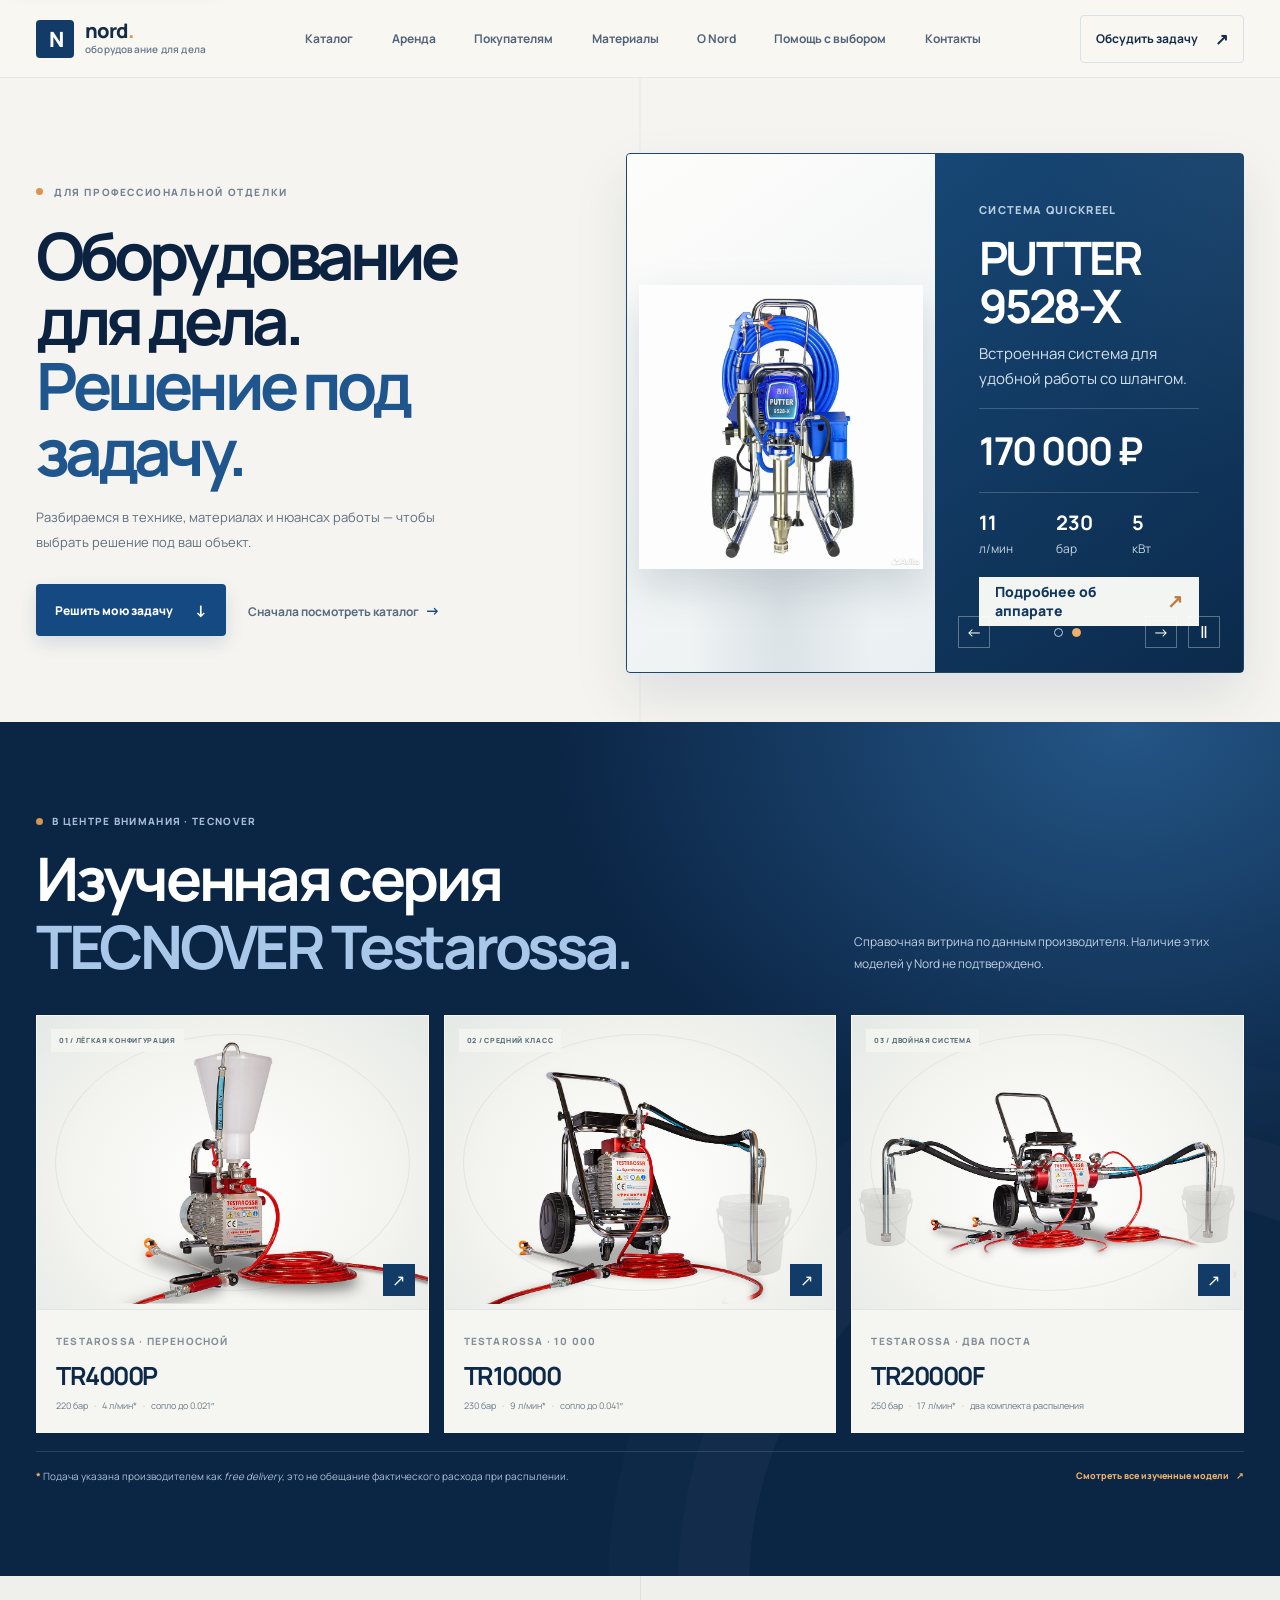
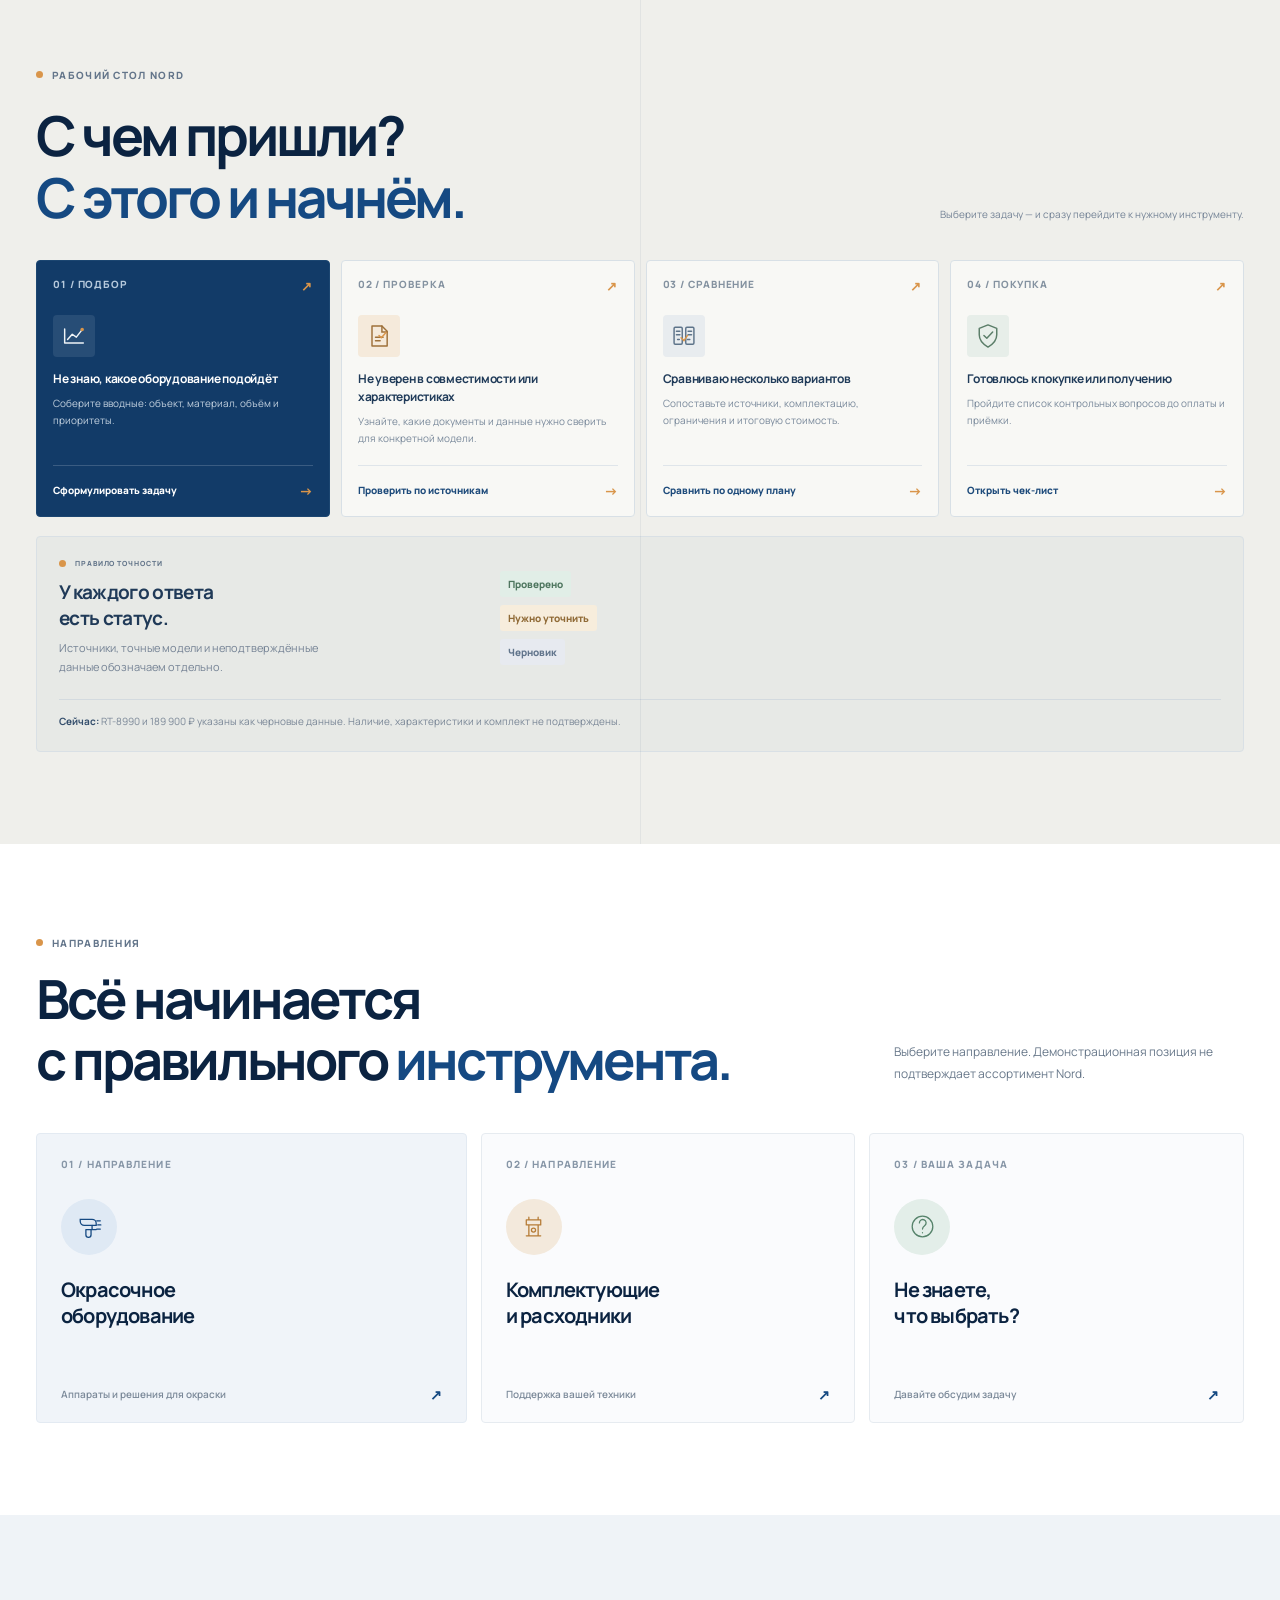
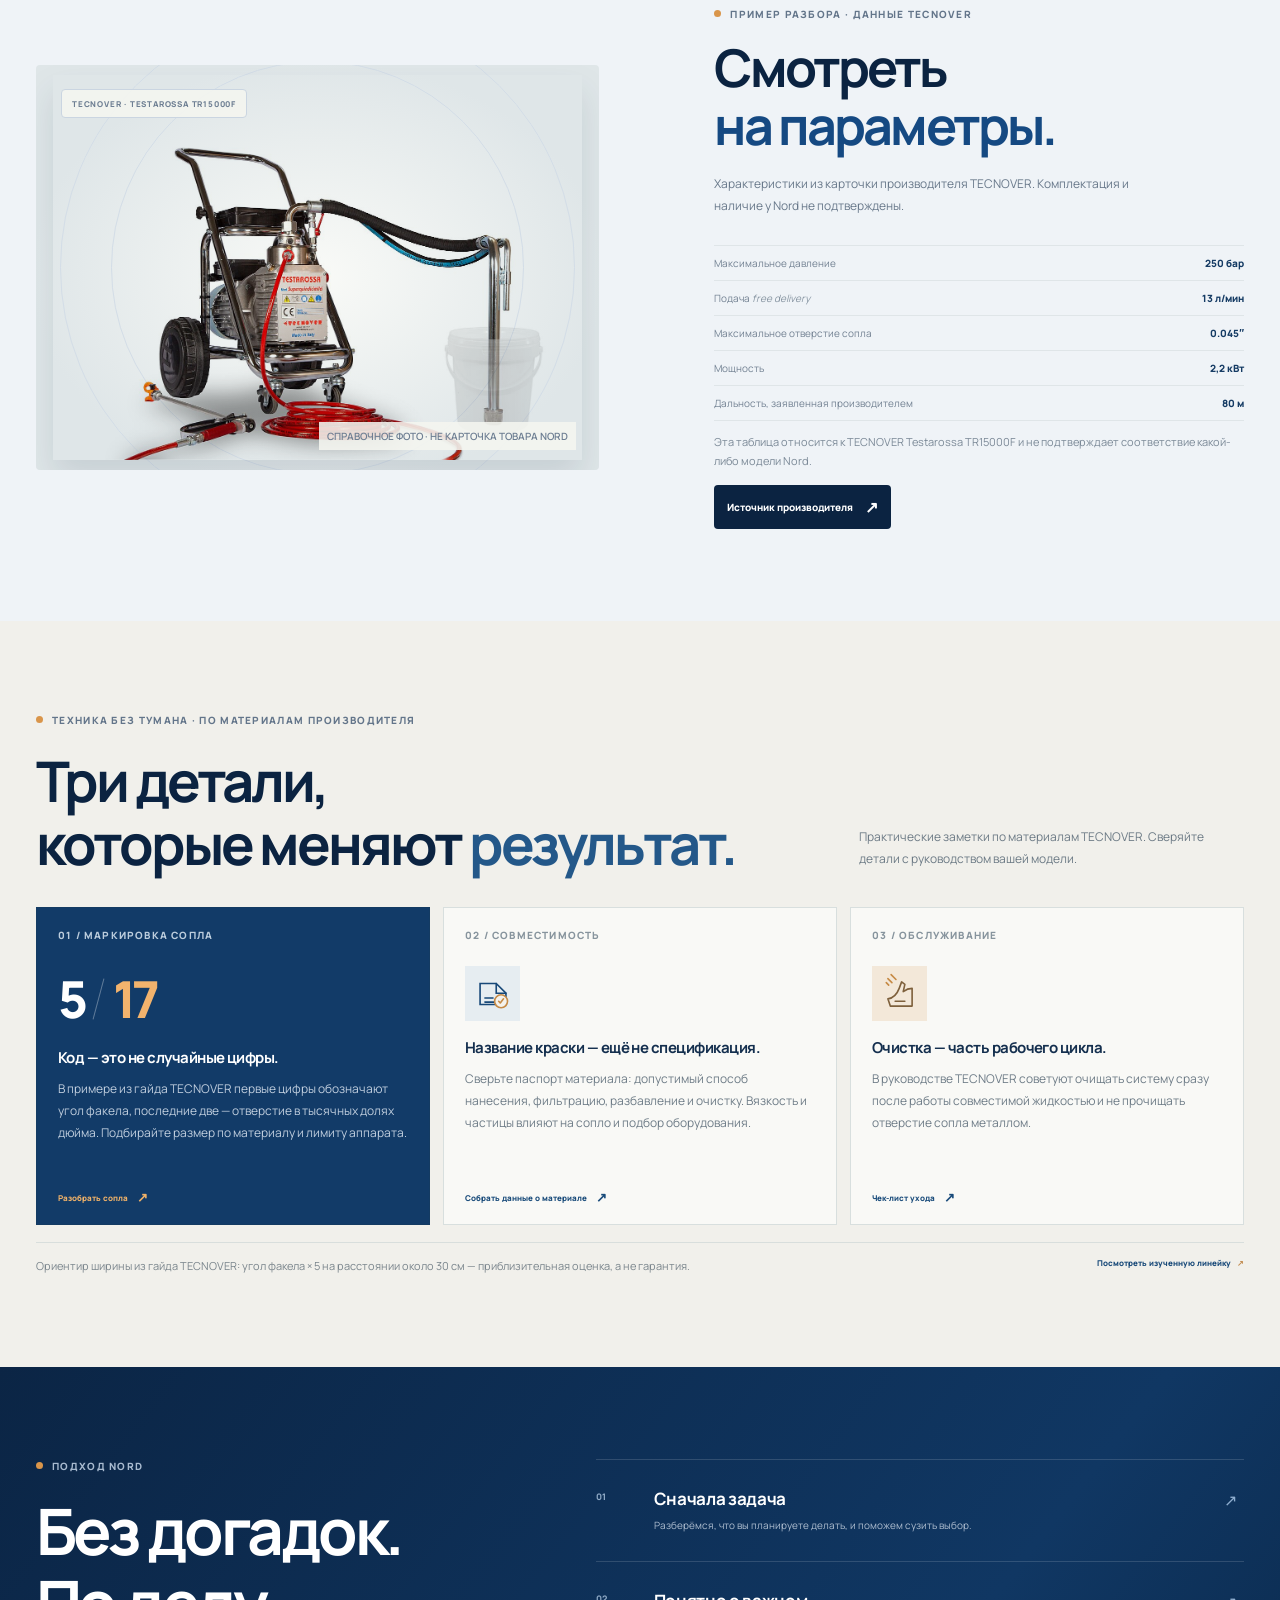
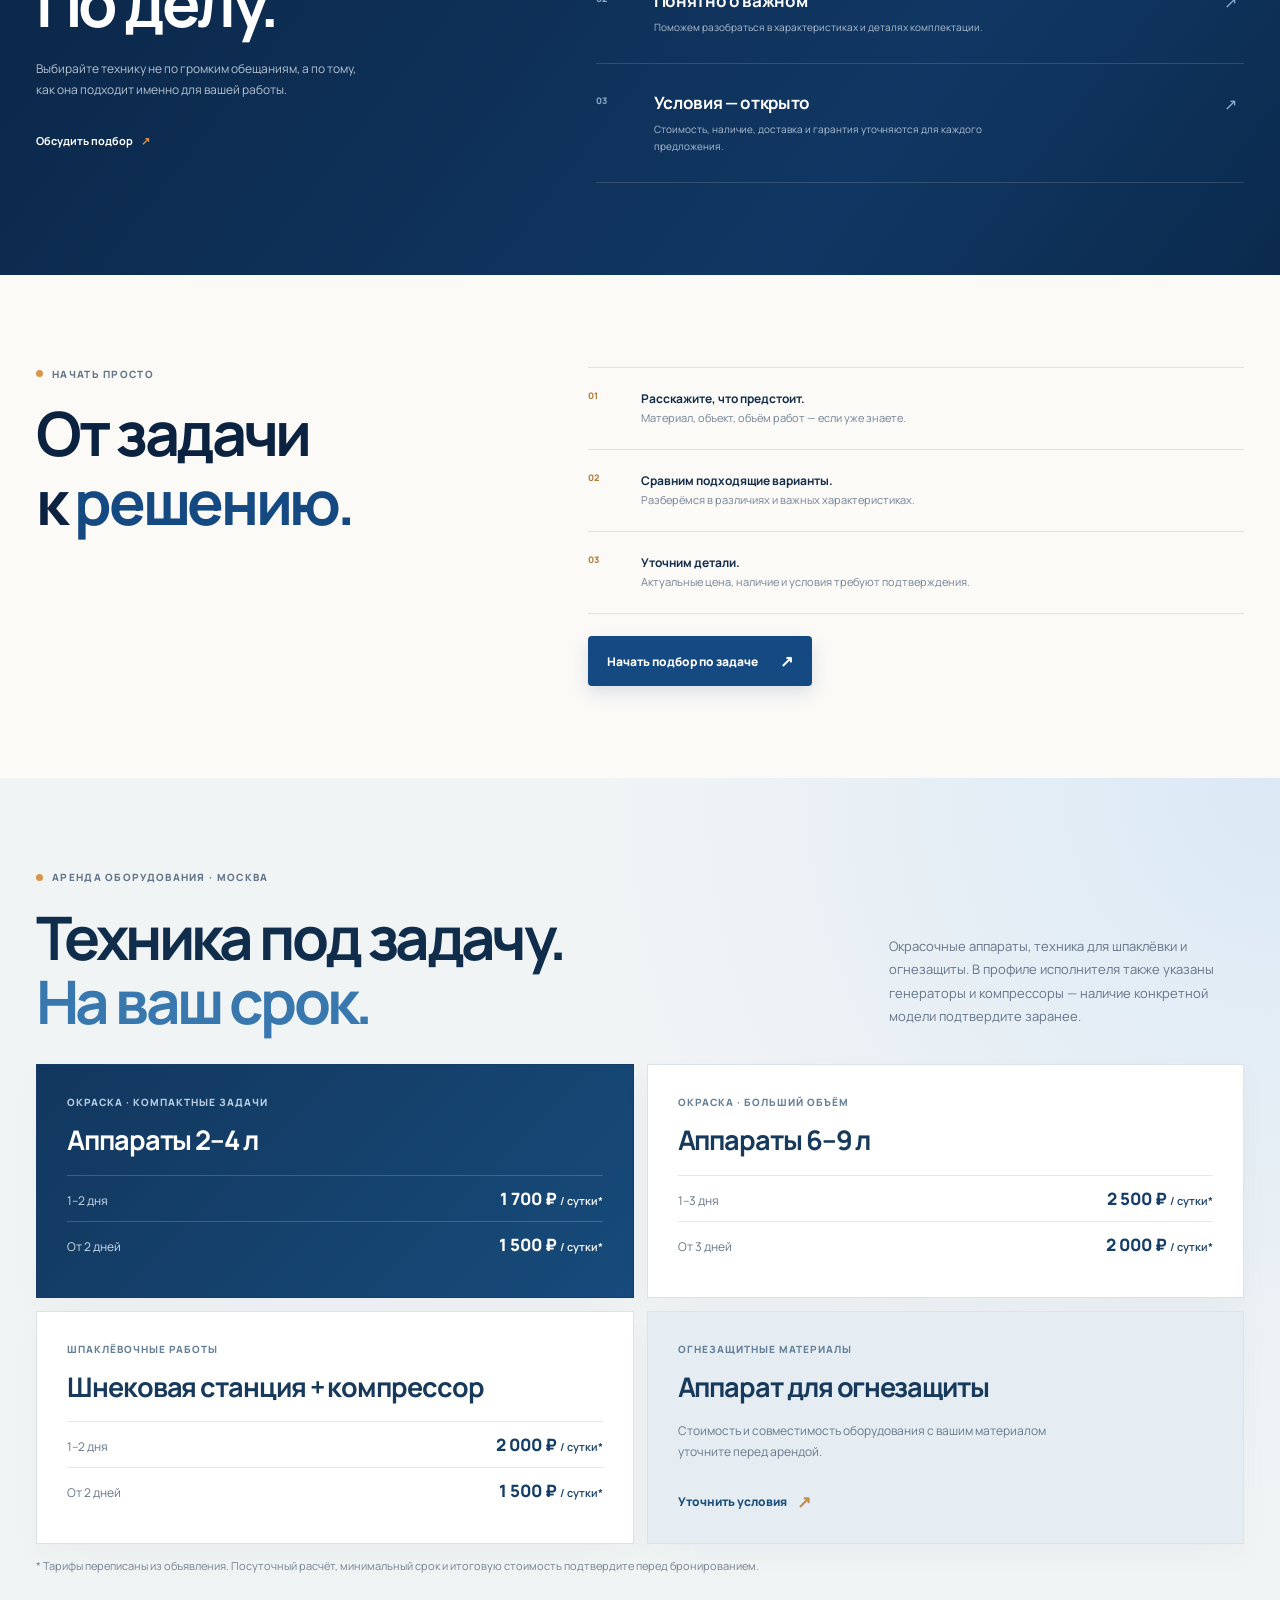
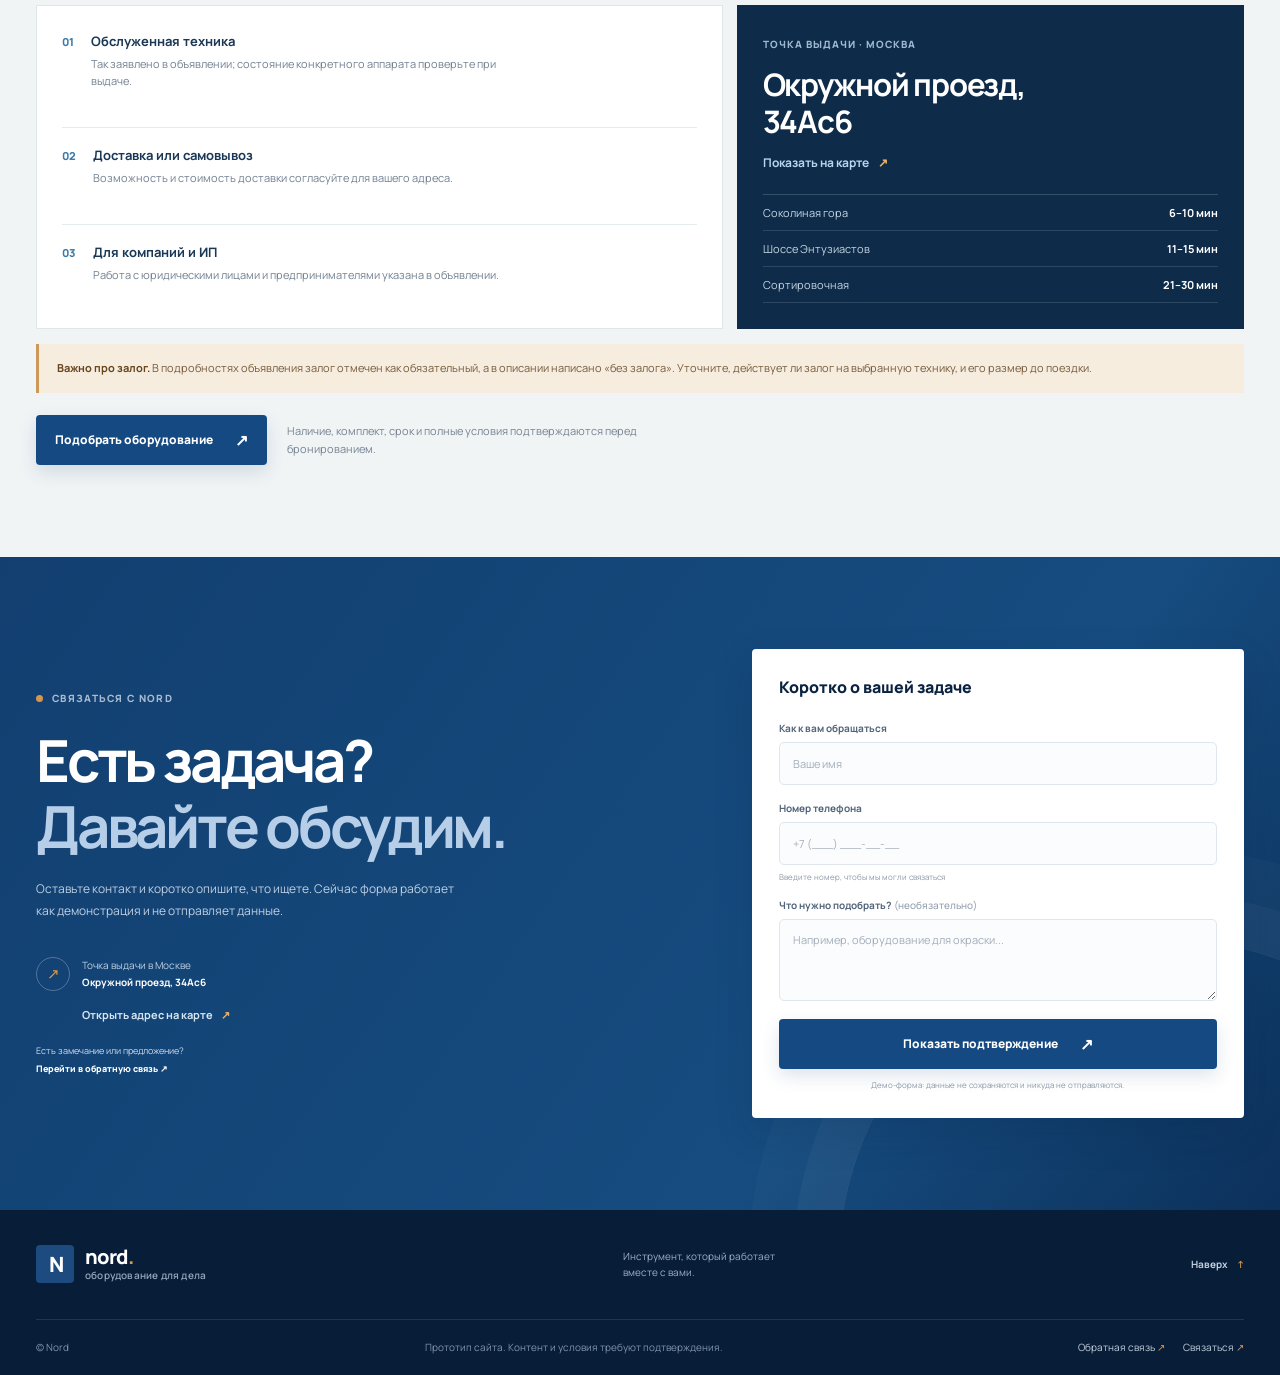
<file: index.html>
<!doctype html>
<html lang="ru">
  <head>
    <meta charset="utf-8">
    <meta name="viewport" content="width=device-width, initial-scale=1">
    <meta name="theme-color" content="#f6f8fb">
    <meta
      name="description"
      content="Оборудование и аренда Nord для профессиональной окраски и отделочных работ. Подбор техники под задачу."
    >
    <title>Nord — оборудование для отделочных работ</title>
    <link rel="preconnect" href="https://fonts.googleapis.com">
    <link rel="preconnect" href="https://fonts.gstatic.com" crossorigin>
    <link
      href="https://fonts.googleapis.com/css2?family=Manrope:wght@400;500;600;700;800&display=swap"
      rel="stylesheet"
    >
    <link rel="stylesheet" href="styles.css">
    <script src="script.js" defer></script>
  </head>
  <body>
    <a class="skip-link" href="#main">Перейти к содержимому</a>
    <header class="site-header">
      <div class="container header-inner">
        <a class="brand" href="#top" aria-label="Nord — на главную">
          <span class="brand-mark" aria-hidden="true">N</span>
          <span class="brand-copy">
            <span class="brand-name">nord<span>.</span></span>
            <span class="brand-caption">оборудование для дела</span>
          </span>
        </a>

        <button
          class="menu-toggle"
          type="button"
          aria-expanded="false"
          aria-controls="site-nav"
          aria-label="Открыть меню"
        >
          <span></span><span></span>
        </button>

        <nav class="site-nav" id="site-nav" aria-label="Основная навигация">
          <a href="catalog.html">Каталог</a>
          <a href="#rental">Аренда</a>
          <a href="service.html">Покупателям</a>
          <a href="resources.html">Материалы</a>
          <a href="#about">О Nord</a>
          <a href="selection.html">Помощь с выбором</a>
          <a href="#contacts">Контакты</a>
        </nav>
        <a class="header-cta" href="#contacts">
          <span>Обсудить задачу</span>
          <span class="arrow" aria-hidden="true">↗</span>
        </a>
      </div>
    </header>

    <main id="main">
      <section class="hero section-pad" id="top">
        <div class="container hero-grid">
          <div class="hero-copy">
            <p class="eyebrow"><span class="eyebrow-dot"></span> Для профессиональной отделки</p>
            <h1>Оборудование<br>для дела.<br><span>Решение под задачу.</span></h1>
            <p class="hero-lead">
              Разбираемся в технике, материалах и нюансах работы — чтобы выбрать решение под ваш объект.
            </p>
            <div class="hero-actions">
              <a class="button button-primary" href="#task-center">Решить мою задачу <span aria-hidden="true">↓</span></a>
              <a class="text-link" href="catalog.html">Сначала посмотреть каталог <span aria-hidden="true">→</span></a>
            </div>
          </div>

          <section class="hero-art hero-product-carousel" aria-label="Аппараты в каталоге Nord" aria-roledescription="карусель">
            <div class="hero-product-slides" aria-live="off">
              <article class="hero-product-slide is-active" data-hero-slide aria-hidden="false" aria-roledescription="слайд">
                <div class="hero-product-image-wrap">
                  <img class="hero-product-image" src="assets/avito/gtb-1095/gtb-1095-side.png" alt="Окрасочный аппарат GTB-1095 на тележке">
                </div>
                <div class="hero-product-info">
                  <p class="hero-product-kicker">БЕЗВОЗДУШНОЕ ОКРАШИВАНИЕ</p>
                  <h2>GTB-1095</h2>
                  <p class="hero-product-description">Мощность для уверенной работы на объекте.</p>
                  <div class="hero-product-price"><strong>97 375 ₽</strong></div>
                  <div class="hero-product-specs">
                    <span><strong>6</strong> л/мин</span>
                    <span><strong>230</strong> бар</span>
                    <span><strong>0.043″</strong> сопло</span>
                  </div>
                  <a class="hero-product-link" href="catalog.html#gtb-1095">Подробнее об аппарате <span aria-hidden="true">↗</span></a>
                </div>
              </article>

              <article class="hero-product-slide" data-hero-slide aria-hidden="true" aria-roledescription="слайд" hidden>
                <div class="hero-product-image-wrap">
                  <img class="hero-product-image" src="assets/avito/putter-9528x/putter-9528x-front.png" alt="Окрасочный аппарат PUTTER 9528-X на тележке">
                </div>
                <div class="hero-product-info">
                  <p class="hero-product-kicker">СИСТЕМА QUICKREEL</p>
                  <h2>PUTTER 9528-X</h2>
                  <p class="hero-product-description">Встроенная система для удобной работы со шлангом.</p>
                  <div class="hero-product-price"><strong>170 000 ₽</strong></div>
                  <div class="hero-product-specs">
                    <span><strong>11</strong> л/мин</span>
                    <span><strong>230</strong> бар</span>
                    <span><strong>5</strong> кВт</span>
                  </div>
                  <a class="hero-product-link" href="catalog.html#putter-9528x">Подробнее об аппарате <span aria-hidden="true">↗</span></a>
                </div>
              </article>
            </div>

            <div class="hero-product-controls" aria-label="Управление слайдами">
              <button class="hero-product-arrow" type="button" data-hero-prev aria-label="Предыдущий аппарат">←</button>
              <div class="hero-product-dots" role="group" aria-label="Выбрать аппарат">
                <button class="is-active" type="button" data-hero-go="0" aria-label="Показать GTB-1095" aria-pressed="true"></button>
                <button type="button" data-hero-go="1" aria-label="Показать PUTTER 9528-X" aria-pressed="false"></button>
              </div>
              <button class="hero-product-arrow" type="button" data-hero-next aria-label="Следующий аппарат">→</button>
              <button class="hero-product-pause" type="button" data-hero-pause aria-label="Остановить автоматическую смену слайдов" aria-pressed="false">Ⅱ</button>
            </div>
          </section>
        </div>
      </section>

      <section class="home-lineup section-pad" id="studied-lineup" aria-labelledby="home-lineup-title">
        <div class="container">
          <div class="home-lineup-heading">
            <div>
              <p class="eyebrow eyebrow-light"><span class="eyebrow-dot"></span> В центре внимания · TECNOVER</p>
              <h2 id="home-lineup-title">Изученная серия<br><span>TECNOVER Testarossa.</span></h2>
            </div>
            <p>Справочная витрина по данным производителя. Наличие этих моделей у Nord не подтверждено.</p>
          </div>
          <div class="home-product-grid">
            <article class="home-product-card">
              <a class="home-product-image" href="catalog.html#tecnover-lineup" aria-label="Открыть каталог и подробности по TECNOVER TR4000P">
                <img src="assets/product-references/reference-airless-testarossa-4000-portable.jpg" alt="TECNOVER Testarossa TR4000P — фотография референсного аппарата" loading="lazy">
                <span class="home-product-index">01 / ЛЁГКАЯ КОНФИГУРАЦИЯ</span><span class="home-product-arrow" aria-hidden="true">↗</span>
              </a>
              <div class="home-product-copy"><span>TESTAROSSA · ПЕРЕНОСНОЙ</span><h3>TR4000P</h3><p>220 бар <i>·</i> 4 л/мин* <i>·</i> сопло до 0.021″</p></div>
            </article>
            <article class="home-product-card home-product-card-raised">
              <a class="home-product-image" href="catalog.html#tecnover-lineup" aria-label="Открыть каталог и подробности по TECNOVER TR10000">
                <img src="assets/product-references/reference-airless-testarossa-10000.jpg" alt="TECNOVER Testarossa TR10000 — фотография референсного аппарата" loading="lazy">
                <span class="home-product-index">02 / СРЕДНИЙ КЛАСС</span><span class="home-product-arrow" aria-hidden="true">↗</span>
              </a>
              <div class="home-product-copy"><span>TESTAROSSA · 10 000</span><h3>TR10000</h3><p>230 бар <i>·</i> 9 л/мин* <i>·</i> сопло до 0.041″</p></div>
            </article>
            <article class="home-product-card">
              <a class="home-product-image" href="catalog.html#tecnover-lineup" aria-label="Открыть каталог и подробности по TECNOVER TR20000F">
                <img src="assets/product-references/additional/reference-airless-testarossa-20000.jpg" alt="TECNOVER Testarossa TR20000F — фотография референсного аппарата" loading="lazy">
                <span class="home-product-index">03 / ДВОЙНАЯ СИСТЕМА</span><span class="home-product-arrow" aria-hidden="true">↗</span>
              </a>
              <div class="home-product-copy"><span>TESTAROSSA · ДВА ПОСТА</span><h3>TR20000F</h3><p>250 бар <i>·</i> 17 л/мин* <i>·</i> два комплекта распыления</p></div>
            </article>
          </div>
          <div class="home-lineup-footer">
            <p><span aria-hidden="true">*</span> Подача указана производителем как <i>free delivery</i>, это не обещание фактического расхода при распылении.</p>
            <a class="home-lineup-link" href="catalog.html#tecnover-lineup">Смотреть все изученные модели <span aria-hidden="true">↗</span></a>
          </div>
        </div>
      </section>

      <section class="task-center section-pad" id="task-center" aria-labelledby="task-center-title">
        <div class="container">
          <div class="task-center-heading">
            <div>
              <p class="eyebrow"><span class="eyebrow-dot"></span> Рабочий стол Nord</p>
              <h2 id="task-center-title">С чем пришли?<br><span>С этого и начнём.</span></h2>
            </div>
            <p>Выберите задачу — и сразу перейдите к нужному инструменту.</p>
          </div>
          <div class="task-route-grid">
            <a class="task-route-card task-route-primary" href="selection.html">
              <span class="task-route-top"><span>01 / ПОДБОР</span><span aria-hidden="true">↗</span></span>
              <span class="task-route-icon" aria-hidden="true">
                <svg viewBox="0 0 48 48" fill="none"><path d="M8 36V12m0 24h32M13 30l8-9 7 5 10-13" stroke="currentColor" stroke-width="2.5" stroke-linecap="round" stroke-linejoin="round"/><circle cx="38" cy="13" r="3" fill="#D9954A"/></svg>
              </span>
              <strong>Не знаю, какое оборудование подойдёт</strong>
              <span class="task-route-description">Соберите вводные: объект, материал, объём и приоритеты.</span>
              <span class="task-route-action">Сформулировать задачу <span aria-hidden="true">→</span></span>
            </a>
            <a class="task-route-card" href="resources.html#resource-compatibility">
              <span class="task-route-top"><span>02 / ПРОВЕРКА</span><span aria-hidden="true">↗</span></span>
              <span class="task-route-icon task-icon-sand" aria-hidden="true">
                <svg viewBox="0 0 48 48" fill="none"><path d="M12 7h17l9 9v25H12z" stroke="currentColor" stroke-width="2.5" stroke-linejoin="round"/><path d="M29 7v10h9M18 26h13M18 32h8" stroke="currentColor" stroke-width="2.5" stroke-linecap="round"/><path d="m24 23 4 4 8-9" stroke="#D9954A" stroke-width="2.5" stroke-linecap="round" stroke-linejoin="round"/></svg>
              </span>
              <strong>Не уверен в совместимости или характеристиках</strong>
              <span class="task-route-description">Узнайте, какие документы и данные нужно сверить для конкретной модели.</span>
              <span class="task-route-action">Проверить по источникам <span aria-hidden="true">→</span></span>
            </a>
            <a class="task-route-card" href="resources.html#resource-comparison">
              <span class="task-route-top"><span>03 / СРАВНЕНИЕ</span><span aria-hidden="true">↗</span></span>
              <span class="task-route-icon task-icon-slate" aria-hidden="true">
                <svg viewBox="0 0 48 48" fill="none"><rect x="7" y="9" width="14" height="29" rx="2" stroke="currentColor" stroke-width="2.5"/><rect x="27" y="9" width="14" height="29" rx="2" stroke="currentColor" stroke-width="2.5"/><path d="M11 16h6m-6 6h6m14-6h6m-6 6h6M13 30h3m14 0h4" stroke="currentColor" stroke-width="2.5" stroke-linecap="round"/><path d="m19 27 5 5 6-9" stroke="#D9954A" stroke-width="2.5" stroke-linecap="round" stroke-linejoin="round"/></svg>
              </span>
              <strong>Сравниваю несколько вариантов</strong>
              <span class="task-route-description">Сопоставьте источники, комплектацию, ограничения и итоговую стоимость.</span>
              <span class="task-route-action">Сравнить по одному плану <span aria-hidden="true">→</span></span>
            </a>
            <a class="task-route-card" href="service.html#before-buying">
              <span class="task-route-top"><span>04 / ПОКУПКА</span><span aria-hidden="true">↗</span></span>
              <span class="task-route-icon task-icon-green" aria-hidden="true">
                <svg viewBox="0 0 48 48" fill="none"><path d="M24 5 39 11v11c0 10-6 16-15 21C15 38 9 32 9 22V11l15-6Z" stroke="currentColor" stroke-width="2.5" stroke-linejoin="round"/><path d="m17 23 5 5 10-11" stroke="currentColor" stroke-width="2.5" stroke-linecap="round" stroke-linejoin="round"/></svg>
              </span>
              <strong>Готовлюсь к покупке или получению</strong>
              <span class="task-route-description">Пройдите список контрольных вопросов до оплаты и приёмки.</span>
              <span class="task-route-action">Открыть чек-лист <span aria-hidden="true">→</span></span>
            </a>
          </div>

          <div class="task-fact-standard">
            <div class="task-fact-intro">
              <p class="eyebrow"><span class="eyebrow-dot"></span> Правило точности</p>
              <h3>У каждого ответа<br>есть статус.</h3>
              <p>Источники, точные модели и неподтверждённые данные обозначаем отдельно.</p>
            </div>
            <div class="task-status-list" aria-label="Значения статусов информации">
              <div><span class="task-status-badge is-confirmed">Проверено</span></div>
              <div><span class="task-status-badge is-pending">Нужно уточнить</span></div>
              <div><span class="task-status-badge is-draft">Черновик</span></div>
            </div>
            <p class="task-demo-note"><strong>Сейчас:</strong> RT-8990 и 189 900 ₽ указаны как черновые данные. Наличие, характеристики и комплект не подтверждены.</p>
          </div>
        </div>
      </section>

      <section class="catalog section-pad" id="catalog">
        <div class="container">
          <div class="section-heading">
            <div>
              <p class="eyebrow"><span class="eyebrow-dot"></span> Направления</p>
              <h2>Всё начинается<br>с правильного <span>инструмента.</span></h2>
            </div>
            <p class="section-intro">Выберите направление. Демонстрационная позиция не подтверждает ассортимент Nord.</p>
          </div>

          <div class="category-grid">
            <a class="category-card category-main" href="catalog.html#painting-equipment">
              <span class="category-number">01 / НАПРАВЛЕНИЕ</span>
              <span class="category-icon icon-spray" aria-hidden="true">
                <svg viewBox="0 0 64 64" fill="none"><path d="M14 18h23a8 8 0 0 1 8 8v4H22a8 8 0 0 1-8-8v-4Z" stroke="currentColor" stroke-width="2.5"/><path d="M37 30v8H25v10a5 5 0 0 0 10 0V38h10M46 21h7m-5 8h6m-8 8h7" stroke="currentColor" stroke-width="2.5" stroke-linecap="round" stroke-linejoin="round"/></svg>
              </span>
              <span class="category-title">Окрасочное<br>оборудование</span>
              <span class="category-footer">Аппараты и решения для окраски <span aria-hidden="true">↗</span></span>
            </a>
            <a class="category-card" href="#contacts">
              <span class="category-number">02 / НАПРАВЛЕНИЕ</span>
              <span class="category-icon icon-parts" aria-hidden="true">
                <svg viewBox="0 0 64 64" fill="none"><path d="M18 19h28v10H18zM23 29v21m18-21v21M18 50h28M23 14v5m18-5v5" stroke="currentColor" stroke-width="2.5" stroke-linecap="round" stroke-linejoin="round"/><circle cx="32" cy="39" r="4" stroke="currentColor" stroke-width="2.5"/></svg>
              </span>
              <span class="category-title">Комплектующие<br>и расходники</span>
              <span class="category-footer">Поддержка вашей техники <span aria-hidden="true">↗</span></span>
            </a>
            <a class="category-card" href="#contacts">
              <span class="category-number">03 / ВАША ЗАДАЧА</span>
              <span class="category-icon icon-help" aria-hidden="true">
                <svg viewBox="0 0 64 64" fill="none"><path d="M32 52c11.046 0 20-8.954 20-20S43.046 12 32 12 12 20.954 12 32s8.954 20 20 20Z" stroke="currentColor" stroke-width="2.5"/><path d="M26 25a6.5 6.5 0 1 1 10.5 5.1C34 32 32 33.5 32 37m0 7v.1" stroke="currentColor" stroke-width="2.5" stroke-linecap="round"/></svg>
              </span>
              <span class="category-title">Не знаете,<br>что выбрать?</span>
              <span class="category-footer">Давайте обсудим задачу <span aria-hidden="true">↗</span></span>
            </a>
          </div>
        </div>
      </section>

      <section class="featured section-pad" aria-labelledby="featured-title">
        <div class="container featured-grid">
          <div class="featured-visual">
            <span class="featured-tag">TECNOVER · TESTAROSSA TR15000F</span>
            <img class="featured-photo" src="assets/product-references/reference-airless-testarossa-15000.jpg" alt="TECNOVER Testarossa 15000F — фотография оборудования производителя для справочного обзора" loading="lazy">
            <span class="visual-caption">СПРАВОЧНОЕ ФОТО · НЕ КАРТОЧКА ТОВАРА NORD</span>
          </div>
          <div class="featured-copy">
            <p class="eyebrow"><span class="eyebrow-dot"></span> Пример разбора · данные TECNOVER</p>
            <h2 id="featured-title">Смотреть<br><span>на параметры.</span></h2>
            <p class="featured-description">Характеристики из карточки производителя TECNOVER. Комплектация и наличие у Nord не подтверждены.</p>
            <dl class="home-feature-specs">
              <div><dt>Максимальное давление</dt><dd>250 бар</dd></div>
              <div><dt>Подача <i>free delivery</i></dt><dd>13 л/мин</dd></div>
              <div><dt>Максимальное отверстие сопла</dt><dd>0.045″</dd></div>
              <div><dt>Мощность</dt><dd>2,2 кВт</dd></div>
              <div><dt>Дальность, заявленная производителем</dt><dd>80 м</dd></div>
            </dl>
            <p class="home-feature-caveat">Эта таблица относится к TECNOVER Testarossa TR15000F и не подтверждает соответствие какой-либо модели Nord.</p>
            <a class="button button-dark home-feature-link" href="https://tecnover.com/en/product/testarossa-superquindicimila-airless-paint-sprayer/" target="_blank" rel="noopener noreferrer">Источник производителя <span aria-hidden="true">↗</span></a>
          </div>
        </div>
      </section>

      <section class="field-notes section-pad" id="field-notes" aria-labelledby="field-notes-title">
        <div class="container">
          <div class="field-notes-heading">
            <div>
              <p class="eyebrow"><span class="eyebrow-dot"></span> Техника без тумана · по материалам производителя</p>
              <h2 id="field-notes-title">Три детали,<br>которые меняют <span>результат.</span></h2>
            </div>
            <p>Практические заметки по материалам TECNOVER. Сверяйте детали с руководством вашей модели.</p>
          </div>

          <div class="field-notes-grid">
            <article class="field-note-card field-note-nozzle">
              <span class="field-note-index">01 / МАРКИРОВКА СОПЛА</span>
              <div class="nozzle-sample" aria-label="Пример маркировки сопла 517: угол 5, отверстие 0,017 дюйма">
                <span>5</span><i></i><span>17</span>
              </div>
              <h3>Код — это не случайные цифры.</h3>
              <p>В примере из гайда TECNOVER первые цифры обозначают угол факела, последние две — отверстие в тысячных долях дюйма. Подбирайте размер по материалу и лимиту аппарата.</p>
              <a href="resources.html#resource-nozzles">Разобрать сопла <span aria-hidden="true">↗</span></a>
            </article>
            <article class="field-note-card">
              <span class="field-note-index">02 / СОВМЕСТИМОСТЬ</span>
              <span class="field-note-icon" aria-hidden="true">
                <svg viewBox="0 0 52 52" fill="none"><path d="M10 39V13h20l12 12v14H10Z" stroke="currentColor" stroke-width="2"/><path d="M30 13v12h12M16 31h10m-10 5h18" stroke="currentColor" stroke-width="2" stroke-linecap="round"/><circle cx="36" cy="35" r="8" fill="#f4f2ec" stroke="#c68a45" stroke-width="2"/><path d="m33 35 2 2 4-5" stroke="#c68a45" stroke-width="2" stroke-linecap="round" stroke-linejoin="round"/></svg>
              </span>
              <h3>Название краски — ещё не спецификация.</h3>
              <p>Сверьте паспорт материала: допустимый способ нанесения, фильтрацию, разбавление и очистку. Вязкость и частицы влияют на сопло и подбор оборудования.</p>
              <a href="resources.html#resource-compatibility">Собрать данные о материале <span aria-hidden="true">↗</span></a>
            </article>
            <article class="field-note-card">
              <span class="field-note-index">03 / ОБСЛУЖИВАНИЕ</span>
              <span class="field-note-icon field-note-icon-warm" aria-hidden="true">
                <svg viewBox="0 0 52 52" fill="none"><path d="M11 32c7-1 11-5 14-13l3-8 4 3-2 9c4-3 7-4 11-4v22H14l-3-9Z" stroke="currentColor" stroke-width="2" stroke-linejoin="round"/><path d="m9 12 3 3m-1-8 5 5m-1-10 6 6" stroke="#c68a45" stroke-width="2" stroke-linecap="round"/><path d="M20 35h12" stroke="currentColor" stroke-width="2" stroke-linecap="round"/></svg>
              </span>
              <h3>Очистка — часть рабочего цикла.</h3>
              <p>В руководстве TECNOVER советуют очищать систему сразу после работы совместимой жидкостью и не прочищать отверстие сопла металлом.</p>
              <a href="resources.html#resource-maintenance">Чек-лист ухода <span aria-hidden="true">↗</span></a>
            </article>
          </div>
          <div class="field-notes-bottom">
            <span>Ориентир ширины из гайда TECNOVER: угол факела × 5 на расстоянии около 30 см — приблизительная оценка, а не гарантия.</span>
            <a href="catalog.html#tecnover-lineup">Посмотреть изученную линейку <span aria-hidden="true">↗</span></a>
          </div>
        </div>
      </section>

      <section class="about section-pad" id="about">
        <div class="container about-grid">
          <div class="about-heading">
            <p class="eyebrow eyebrow-light"><span class="eyebrow-dot"></span> Подход Nord</p>
            <h2>Без догадок.<br>По делу.</h2>
            <p>Выбирайте технику не по громким обещаниям, а по тому, как она подходит именно для вашей работы.</p>
            <a class="light-link" href="#contacts">Обсудить подбор <span aria-hidden="true">↗</span></a>
          </div>
          <div class="benefit-list">
            <article class="benefit">
              <span class="benefit-index">01</span>
              <div><h3>Сначала задача</h3><p>Разберёмся, что вы планируете делать, и поможем сузить выбор.</p></div>
              <span class="benefit-arrow" aria-hidden="true">↗</span>
            </article>
            <article class="benefit">
              <span class="benefit-index">02</span>
              <div><h3>Понятно о важном</h3><p>Поможем разобраться в характеристиках и деталях комплектации.</p></div>
              <span class="benefit-arrow" aria-hidden="true">↗</span>
            </article>
            <article class="benefit">
              <span class="benefit-index">03</span>
              <div><h3>Условия — открыто</h3><p>Стоимость, наличие, доставка и гарантия уточняются для каждого предложения.</p></div>
              <span class="benefit-arrow" aria-hidden="true">↗</span>
            </article>
          </div>
        </div>
      </section>

      <section class="help section-pad" id="help">
        <div class="container help-grid">
          <div>
            <p class="eyebrow"><span class="eyebrow-dot"></span> Начать просто</p>
            <h2>От задачи<br>к <span>решению.</span></h2>
          </div>
          <div class="steps">
            <div class="step"><span>01</span><p><strong>Расскажите, что предстоит.</strong><br>Материал, объект, объём работ — если уже знаете.</p></div>
            <div class="step"><span>02</span><p><strong>Сравним подходящие варианты.</strong><br>Разберёмся в различиях и важных характеристиках.</p></div>
            <div class="step"><span>03</span><p><strong>Уточним детали.</strong><br>Актуальные цена, наличие и условия требуют подтверждения.</p></div>
            <a class="button button-primary help-start-button" href="selection.html">Начать подбор по задаче <span aria-hidden="true">↗</span></a>
          </div>
        </div>
      </section>

      <section class="rental section-pad" id="rental" aria-labelledby="rental-title">
        <div class="container">
          <div class="rental-heading">
            <div>
              <p class="eyebrow"><span class="eyebrow-dot"></span> Аренда оборудования · Москва</p>
              <h2 id="rental-title">Техника под задачу.<br><span>На ваш срок.</span></h2>
            </div>
            <p>Окрасочные аппараты, техника для шпаклёвки и огнезащиты. В профиле исполнителя также указаны генераторы и компрессоры — наличие конкретной модели подтвердите заранее.</p>
          </div>

          <div class="rental-rate-grid">
            <article class="rental-rate-card rental-rate-featured">
              <span class="rental-rate-kicker">ОКРАСКА · КОМПАКТНЫЕ ЗАДАЧИ</span>
              <h3>Аппараты 2–4 л</h3>
              <div class="rental-price-row"><span>1–2 дня</span><strong>1 700 ₽ <small>/ сутки*</small></strong></div>
              <div class="rental-price-row"><span>От 2 дней</span><strong>1 500 ₽ <small>/ сутки*</small></strong></div>
            </article>
            <article class="rental-rate-card">
              <span class="rental-rate-kicker">ОКРАСКА · БОЛЬШИЙ ОБЪЁМ</span>
              <h3>Аппараты 6–9 л</h3>
              <div class="rental-price-row"><span>1–3 дня</span><strong>2 500 ₽ <small>/ сутки*</small></strong></div>
              <div class="rental-price-row"><span>От 3 дней</span><strong>2 000 ₽ <small>/ сутки*</small></strong></div>
            </article>
            <article class="rental-rate-card">
              <span class="rental-rate-kicker">ШПАКЛЁВОЧНЫЕ РАБОТЫ</span>
              <h3>Шнековая станция + компрессор</h3>
              <div class="rental-price-row"><span>1–2 дня</span><strong>2 000 ₽ <small>/ сутки*</small></strong></div>
              <div class="rental-price-row"><span>От 2 дней</span><strong>1 500 ₽ <small>/ сутки*</small></strong></div>
            </article>
            <article class="rental-rate-card rental-rate-quote">
              <span class="rental-rate-kicker">ОГНЕЗАЩИТНЫЕ МАТЕРИАЛЫ</span>
              <h3>Аппарат для огнезащиты</h3>
              <p>Стоимость и совместимость оборудования с вашим материалом уточните перед арендой.</p>
              <a href="index.html?topic=Аренда+аппарата+для+огнезащиты#contacts">Уточнить условия <span aria-hidden="true">↗</span></a>
            </article>
          </div>

          <p class="rental-rate-note">* Тарифы переписаны из объявления. Посуточный расчёт, минимальный срок и итоговую стоимость подтвердите перед бронированием.</p>

          <div class="rental-trust-grid">
            <div class="rental-benefits">
              <div><span aria-hidden="true">01</span><p><strong>Обслуженная техника</strong><small>Так заявлено в объявлении; состояние конкретного аппарата проверьте при выдаче.</small></p></div>
              <div><span aria-hidden="true">02</span><p><strong>Доставка или самовывоз</strong><small>Возможность и стоимость доставки согласуйте для вашего адреса.</small></p></div>
              <div><span aria-hidden="true">03</span><p><strong>Для компаний и ИП</strong><small>Работа с юридическими лицами и предпринимателями указана в объявлении.</small></p></div>
            </div>
            <aside class="rental-location" aria-label="Расположение и условия аренды">
              <span class="rental-location-kicker">ТОЧКА ВЫДАЧИ · МОСКВА</span>
              <h3>Окружной проезд,<br>34Ас6</h3>
              <a href="https://yandex.ru/maps/?text=Москва%2C%20Окружной%20проезд%2C%2034Ас6" target="_blank" rel="noopener noreferrer">Показать на карте <span aria-hidden="true">↗</span></a>
              <div class="rental-transit">
                <span>Соколиная гора <strong>6–10 мин</strong></span>
                <span>Шоссе Энтузиастов <strong>11–15 мин</strong></span>
                <span>Сортировочная <strong>21–30 мин</strong></span>
              </div>
            </aside>
          </div>

          <p class="rental-deposit-note"><strong>Важно про залог.</strong> В подробностях объявления залог отмечен как обязательный, а в описании написано «без залога». Уточните, действует ли залог на выбранную технику, и его размер до поездки.</p>
          <div class="rental-actions">
            <a class="button button-primary" href="index.html?topic=Подобрать+оборудование+в+аренду#contacts">Подобрать оборудование <span aria-hidden="true">↗</span></a>
            <span>Наличие, комплект, срок и полные условия подтверждаются перед бронированием.</span>
          </div>
        </div>
      </section>

      <section class="contact section-pad" id="contacts">
        <div class="container contact-grid">
          <div class="contact-copy">
            <p class="eyebrow eyebrow-light"><span class="eyebrow-dot"></span> Связаться с Nord</p>
            <h2>Есть задача?<br><span>Давайте обсудим.</span></h2>
            <p>Оставьте контакт и коротко опишите, что ищете. Сейчас форма работает как демонстрация и не отправляет данные.</p>
            <div class="contact-detail">
              <span class="contact-detail-icon" aria-hidden="true">↗</span>
              <span>Точка выдачи в Москве<br><strong>Окружной проезд, 34Ас6</strong></span>
            </div>
            <a class="contact-map-link" href="https://yandex.ru/maps/?text=Москва%2C%20Окружной%20проезд%2C%2034Ас6" target="_blank" rel="noopener noreferrer">Открыть адрес на карте <span aria-hidden="true">↗</span></a>
            <a class="feedback-contact-link" href="feedback.html">Есть замечание или предложение? <span>Перейти в обратную связь ↗</span></a>
          </div>
          <form class="contact-form" id="inquiry-form" novalidate>
            <p class="form-heading">Коротко о вашей задаче</p>
            <label for="name">Как к вам обращаться</label>
            <input id="name" name="name" autocomplete="name" required minlength="2" placeholder="Ваше имя">
            <label for="phone">Номер телефона</label>
            <input id="phone" name="phone" type="tel" autocomplete="tel" required inputmode="tel" placeholder="+7 (___) ___-__-__" aria-describedby="phone-hint">
            <span class="field-hint" id="phone-hint">Введите номер, чтобы мы могли связаться</span>
            <label for="message">Что нужно подобрать? <span>(необязательно)</span></label>
            <textarea id="message" name="message" rows="3" placeholder="Например, оборудование для окраски..."></textarea>
            <button class="button button-primary form-submit" type="submit">Показать подтверждение <span aria-hidden="true">↗</span></button>
            <p class="form-status" id="form-status" role="status" aria-live="polite"></p>
            <p class="form-disclaimer">Демо-форма: данные не сохраняются и никуда не отправляются.</p>
          </form>
        </div>
      </section>
    </main>

    <footer class="site-footer">
      <div class="container footer-top">
        <a class="brand footer-brand" href="#top" aria-label="Nord — на главную">
          <span class="brand-mark" aria-hidden="true">N</span>
          <span class="brand-copy"><span class="brand-name">nord<span>.</span></span><span class="brand-caption">оборудование для дела</span></span>
        </a>
        <p>Инструмент, который работает<br>вместе с вами.</p>
        <a href="#top" class="back-top">Наверх <span aria-hidden="true">↑</span></a>
      </div>
      <div class="container footer-bottom">
        <span>© Nord</span>
        <span>Прототип сайта. Контент и условия требуют подтверждения.</span>
        <div class="footer-links">
          <a href="feedback.html">Обратная связь <span aria-hidden="true">↗</span></a>
          <a href="#contacts">Связаться <span aria-hidden="true">↗</span></a>
        </div>
      </div>
    </footer>
  </body>
</html>
</file>
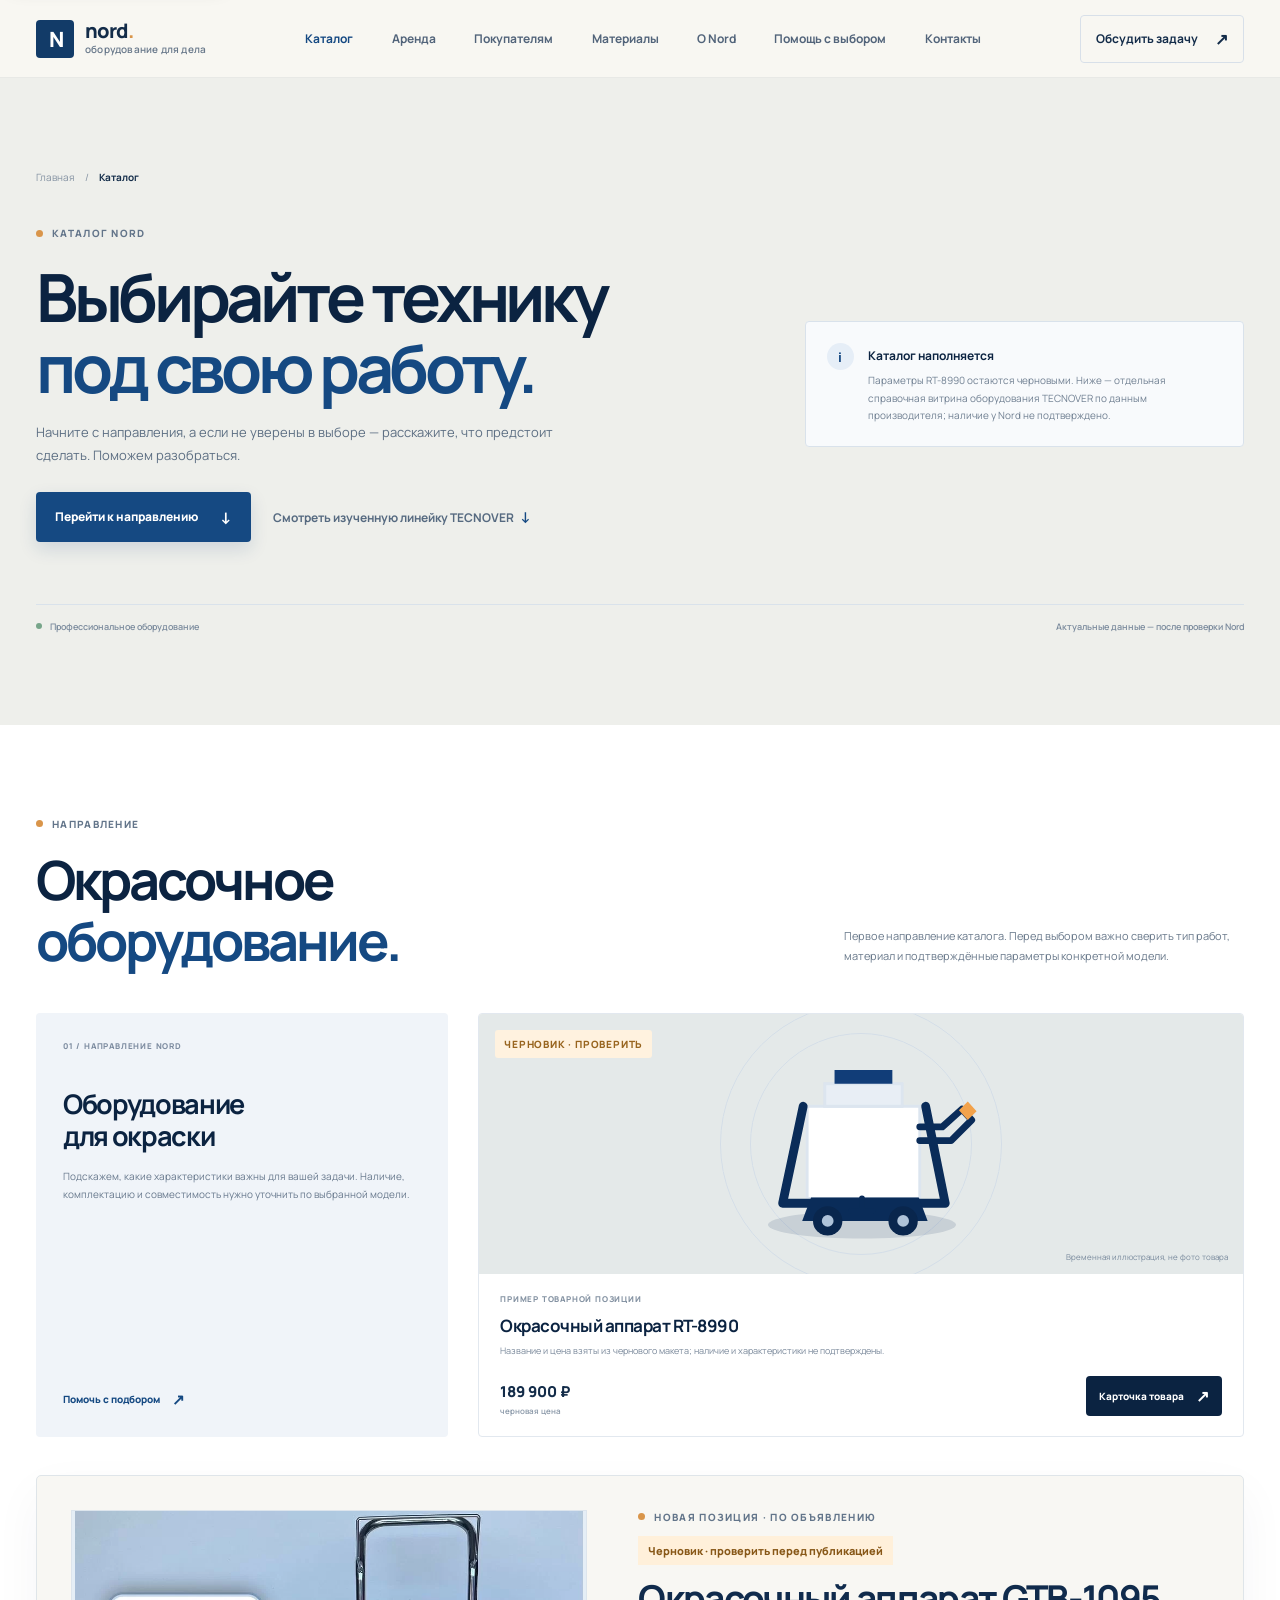
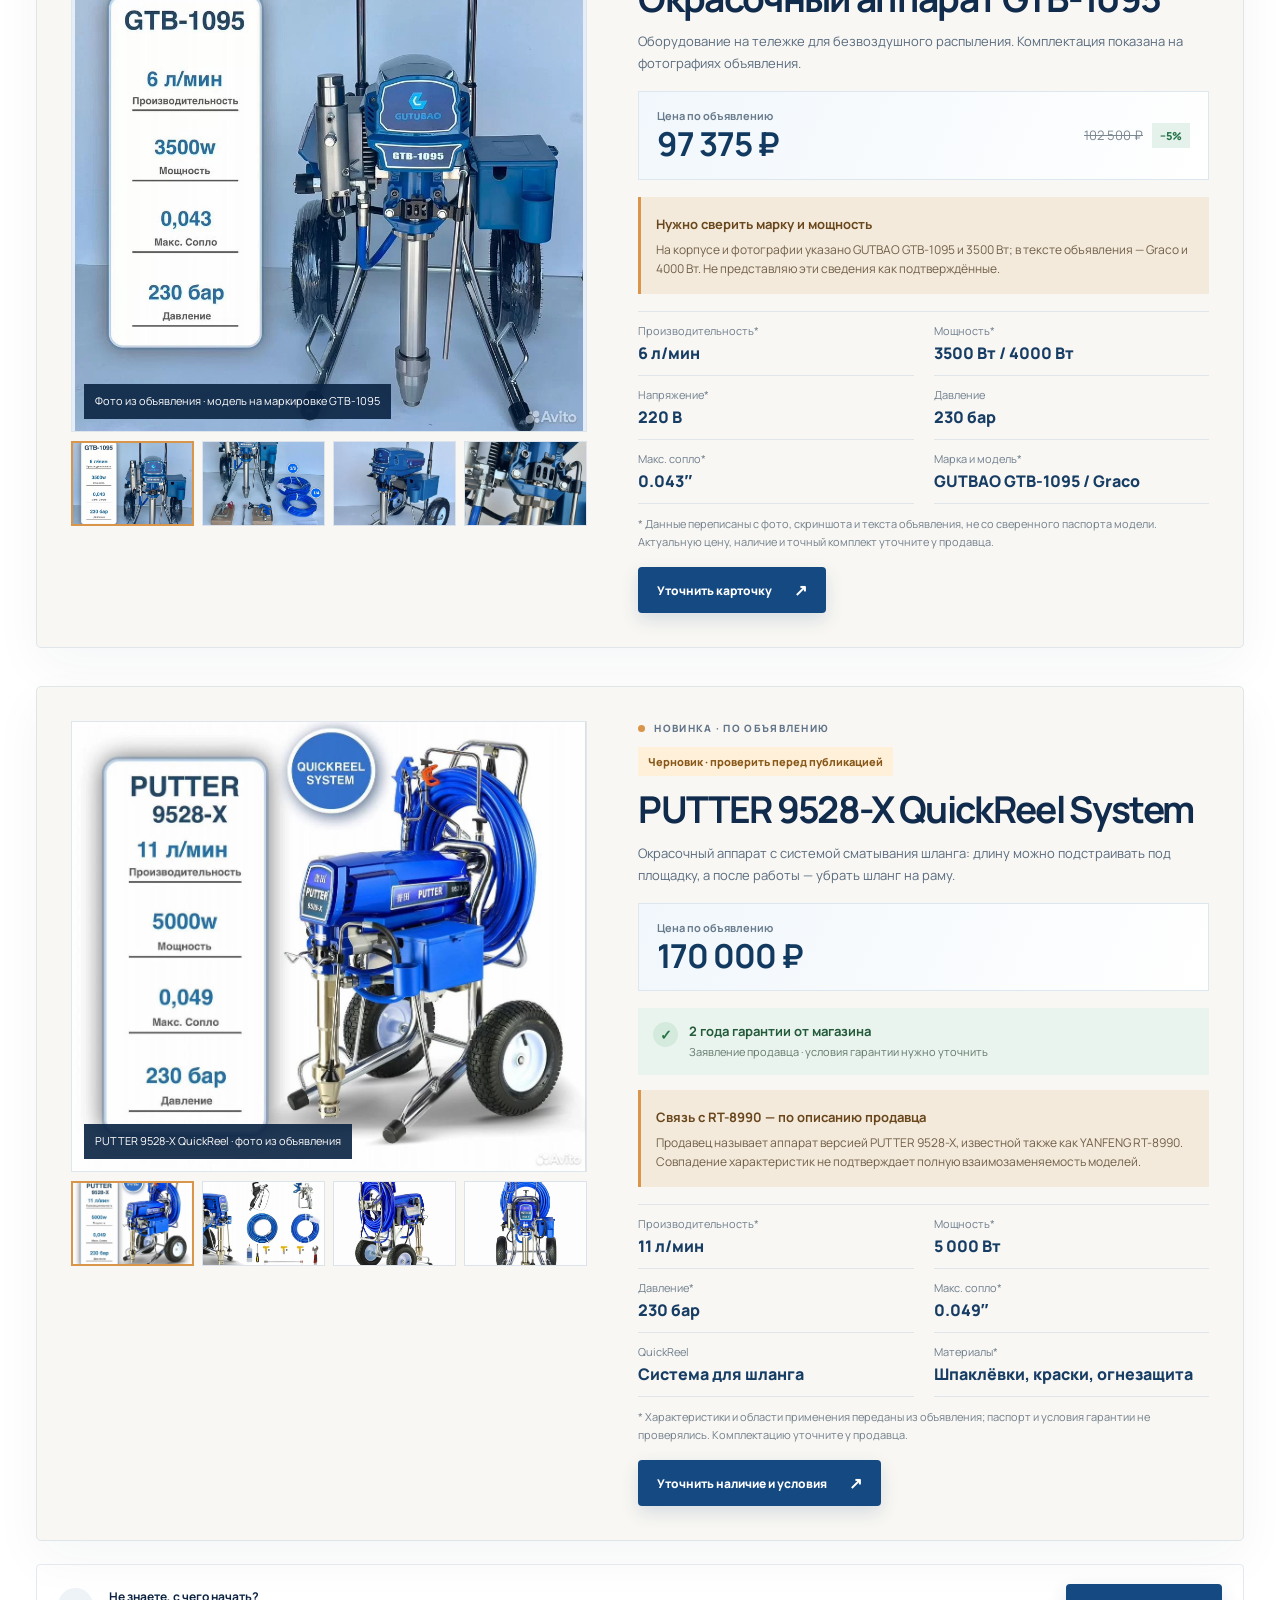
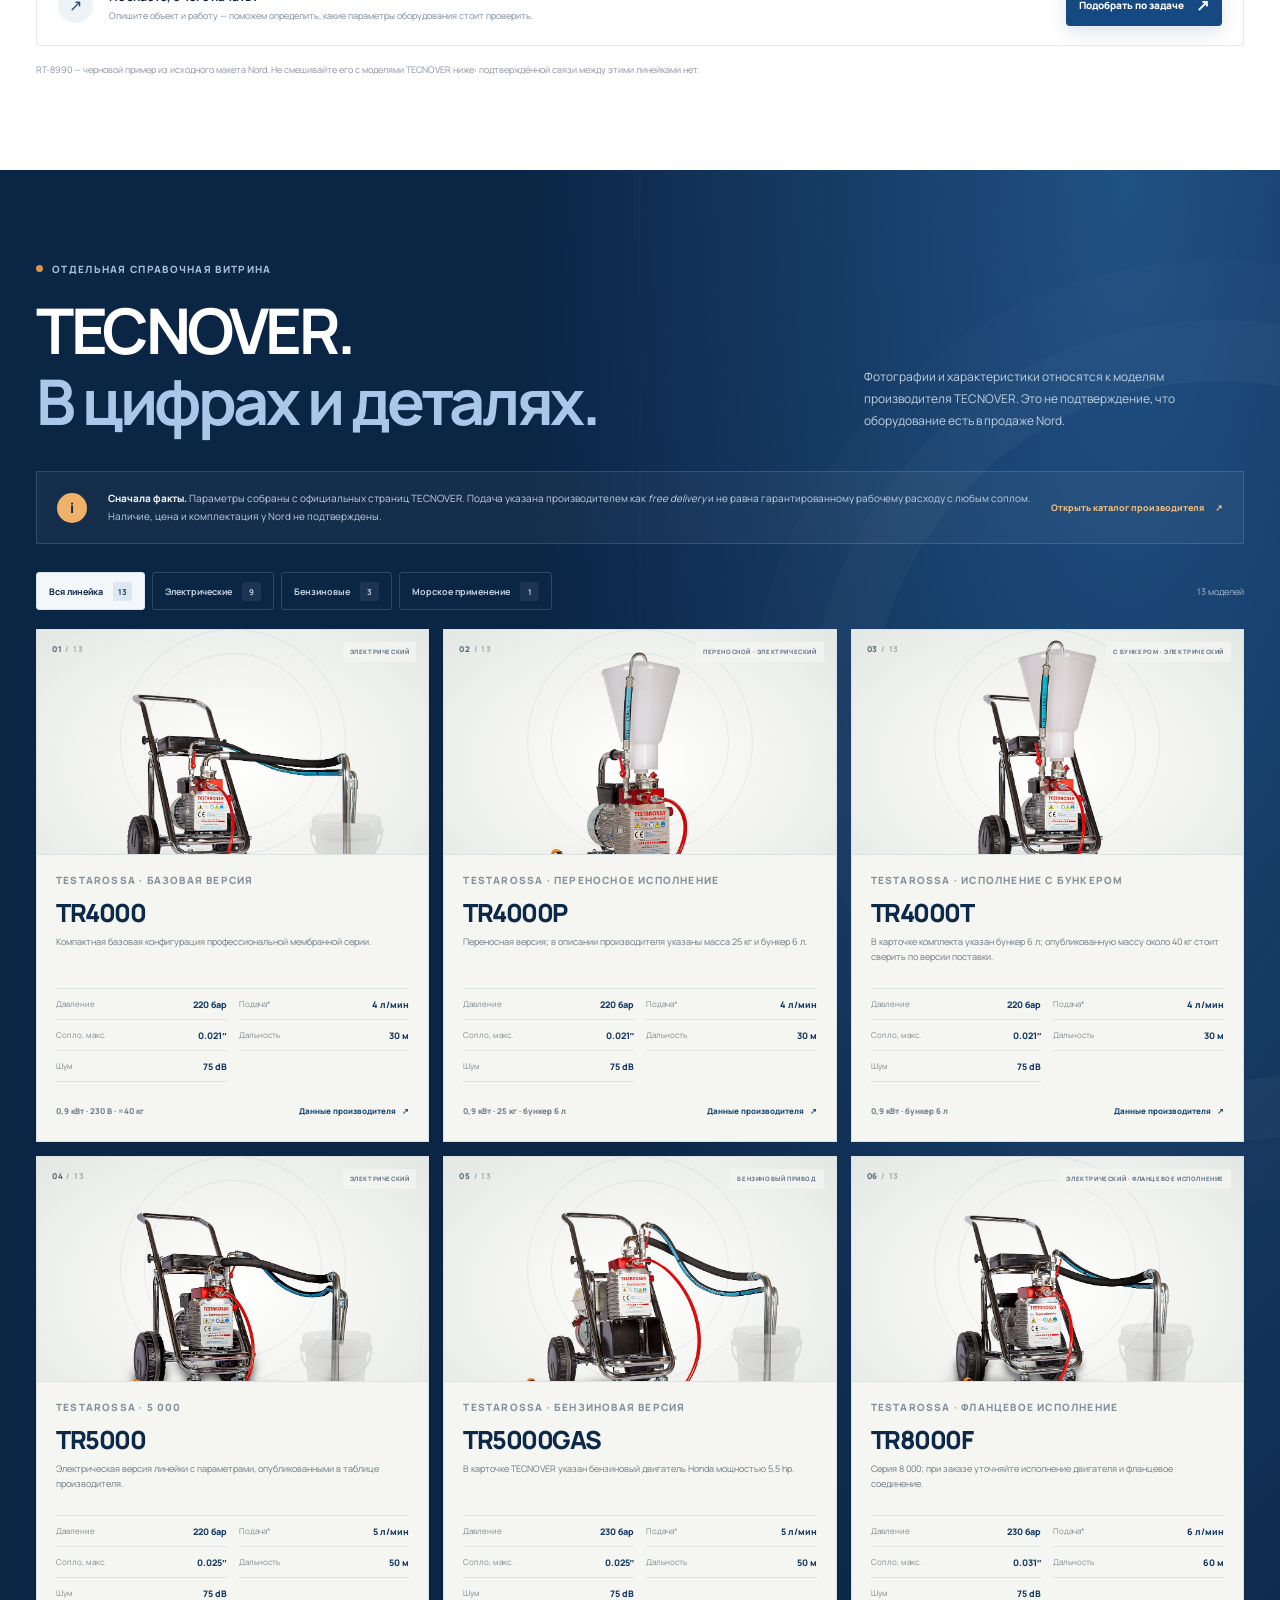
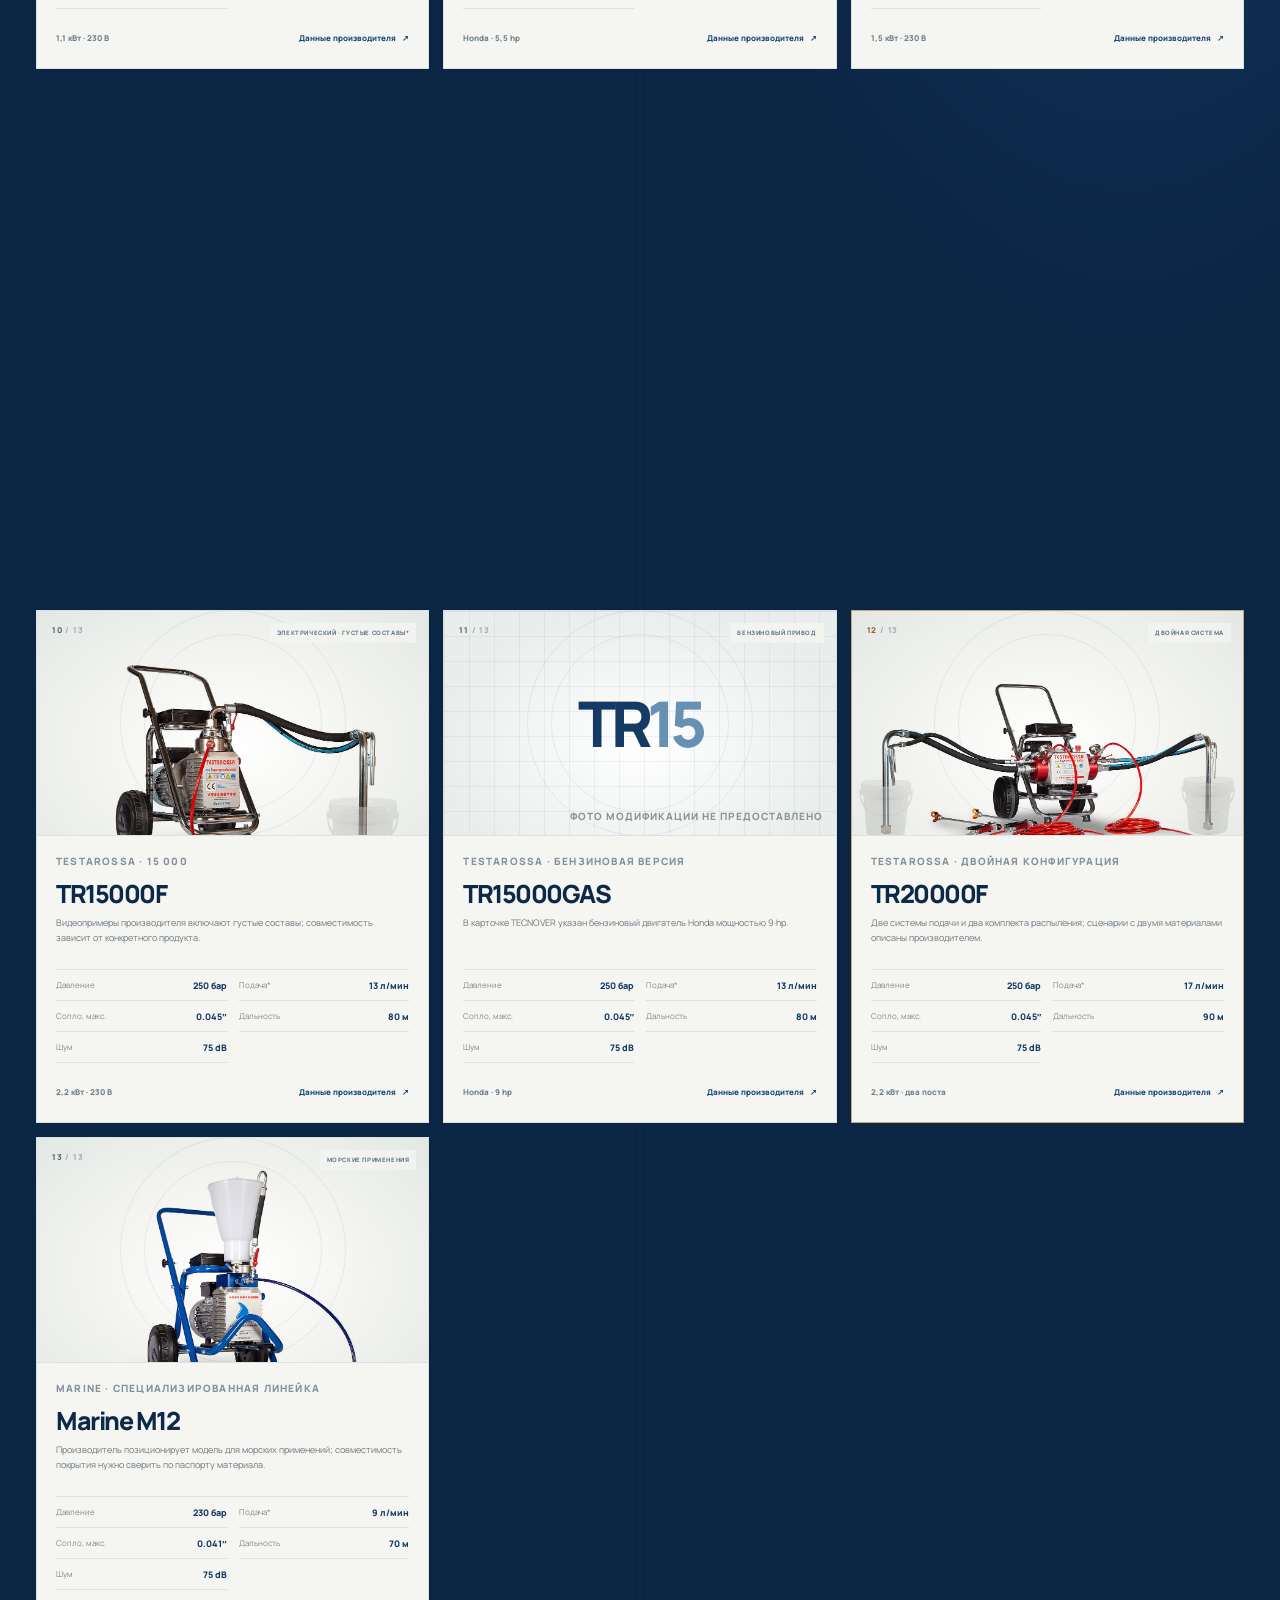
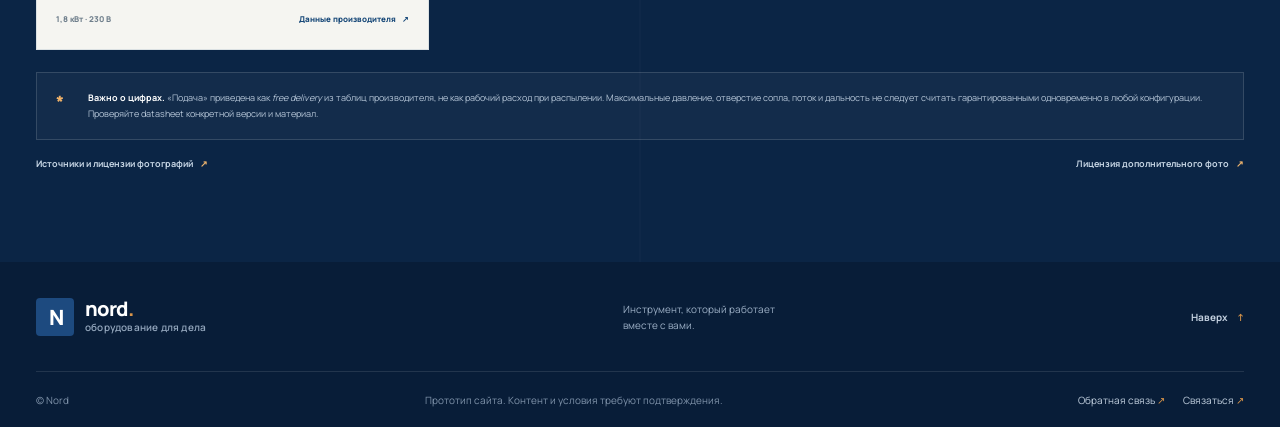
<file: catalog.html>
<!doctype html>
<html lang="ru">
  <head>
    <meta charset="utf-8">
    <meta name="viewport" content="width=device-width, initial-scale=1">
    <meta name="theme-color" content="#f6f8fb">
    <meta
      name="description"
      content="Каталог Nord и справочная витрина TECNOVER: характеристики Testarossa и Marine M12 по данным производителя. Наличие у Nord не подтверждено."
    >
    <title>Каталог оборудования — Nord | TECNOVER</title>
    <link rel="preconnect" href="https://fonts.googleapis.com">
    <link rel="preconnect" href="https://fonts.gstatic.com" crossorigin>
    <link
      href="https://fonts.googleapis.com/css2?family=Manrope:wght@400;500;600;700;800&display=swap"
      rel="stylesheet"
    >
    <link rel="stylesheet" href="styles.css">
    <script src="script.js" defer></script>
  </head>
  <body>
    <a class="skip-link" href="#main">Перейти к содержимому</a>
    <header class="site-header">
      <div class="container header-inner">
        <a class="brand" href="index.html" aria-label="Nord — на главную">
          <span class="brand-mark" aria-hidden="true">N</span>
          <span class="brand-copy">
            <span class="brand-name">nord<span>.</span></span>
            <span class="brand-caption">оборудование для дела</span>
          </span>
        </a>

        <button
          class="menu-toggle"
          type="button"
          aria-expanded="false"
          aria-controls="site-nav"
          aria-label="Открыть меню"
        >
          <span></span><span></span>
        </button>

        <nav class="site-nav" id="site-nav" aria-label="Основная навигация">
          <a href="catalog.html" aria-current="page">Каталог</a>
          <a href="index.html#rental">Аренда</a>
          <a href="service.html">Покупателям</a>
          <a href="resources.html">Материалы</a>
          <a href="index.html#about">О Nord</a>
          <a href="selection.html">Помощь с выбором</a>
          <a href="index.html#contacts">Контакты</a>
        </nav>
        <a class="header-cta" href="index.html?topic=Подбор+оборудования#contacts">
          <span>Обсудить задачу</span>
          <span class="arrow" aria-hidden="true">↗</span>
        </a>
      </div>
    </header>

    <main id="main">
      <section class="catalog-hero section-pad" id="top">
        <div class="container">
          <nav class="breadcrumbs" aria-label="Хлебные крошки">
            <a href="index.html">Главная</a>
            <span aria-hidden="true">/</span>
            <span aria-current="page">Каталог</span>
          </nav>
          <div class="catalog-hero-grid">
            <div>
              <p class="eyebrow"><span class="eyebrow-dot"></span> Каталог Nord</p>
              <h1>Выбирайте технику<br><span>под свою работу.</span></h1>
              <p class="catalog-lead">
                Начните с направления, а если не уверены в выборе — расскажите, что предстоит сделать. Поможем разобраться.
              </p>
              <div class="catalog-hero-actions">
                <a class="button button-primary" href="#painting-equipment">Перейти к направлению <span aria-hidden="true">↓</span></a>
                <a class="text-link" href="#tecnover-lineup">Смотреть изученную линейку TECNOVER <span aria-hidden="true">↓</span></a>
              </div>
            </div>
            <aside class="catalog-note" aria-label="Состояние каталога">
              <span class="catalog-note-mark" aria-hidden="true">i</span>
              <div>
                <strong>Каталог наполняется</strong>
                <p>Параметры RT-8990 остаются черновыми. Ниже — отдельная справочная витрина оборудования TECNOVER по данным производителя; наличие у Nord не подтверждено.</p>
              </div>
            </aside>
          </div>
          <div class="catalog-meta">
            <span><span class="meta-dot" aria-hidden="true"></span> Профессиональное оборудование</span>
            <span>Актуальные данные — после проверки Nord</span>
          </div>
        </div>
      </section>

      <section class="catalog-body section-pad" aria-labelledby="directions-heading">
        <div class="container">
          <div class="catalog-section-heading">
            <div>
              <p class="eyebrow"><span class="eyebrow-dot"></span> Направление</p>
              <h2 id="directions-heading">Окрасочное<br><span>оборудование.</span></h2>
            </div>
            <p>Первое направление каталога. Перед выбором важно сверить тип работ, материал и подтверждённые параметры конкретной модели.</p>
          </div>

          <div class="catalog-category" id="painting-equipment">
            <div class="catalog-category-copy">
              <span class="catalog-category-index">01 / НАПРАВЛЕНИЕ NORD</span>
              <h3>Оборудование<br>для окраски</h3>
              <p>Подскажем, какие характеристики важны для вашей задачи. Наличие, комплектацию и совместимость нужно уточнить по выбранной модели.</p>
              <a href="index.html?topic=Подбор+окрасочного+оборудования#contacts" class="category-contact">
                Помочь с подбором <span aria-hidden="true">↗</span>
              </a>
            </div>
            <div class="catalog-product" aria-label="Демонстрационная карточка, данные требуют подтверждения">
              <div class="catalog-product-art">
                <span class="catalog-demo-pill">ЧЕРНОВИК · ПРОВЕРИТЬ</span>
                <svg viewBox="0 0 300 245" fill="none" xmlns="http://www.w3.org/2000/svg" aria-hidden="true">
                  <ellipse cx="151" cy="205" rx="96" ry="14" fill="#0A2C59" fill-opacity=".13"/>
                  <path d="M95 84h115v94H95z" fill="#fff" stroke="#DCE5EF" stroke-width="3"/>
                  <path d="M113 61h79v23h-79z" fill="#E8EEF5" stroke="#DCE5EF" stroke-width="3"/>
                  <path d="M123 47h59v14h-59z" fill="#113D78"/>
                  <path d="M91 84 70 183h166l-20-99" stroke="#0A2C59" stroke-width="9" stroke-linecap="round" stroke-linejoin="round"/>
                  <path d="M99 177h110l9 24H90l9-24Z" fill="#0A2C59"/>
                  <circle cx="116" cy="201" r="15" fill="#09264D"/>
                  <circle cx="193" cy="201" r="15" fill="#09264D"/>
                  <circle cx="116" cy="201" r="6" fill="#AFC3D9"/>
                  <circle cx="193" cy="201" r="6" fill="#AFC3D9"/>
                  <path d="M210 105h23l20-18 10 11-21 21h-32" stroke="#0A2C59" stroke-width="7" stroke-linecap="round" stroke-linejoin="round"/>
                  <path d="m250 88 9-9 9 10-9 9" fill="#F2A24B"/>
                  <path d="M151 178v13m-11 0h22" stroke="#0A2C59" stroke-width="6" stroke-linecap="round"/>
                </svg>
                <span class="catalog-art-caption">Временная иллюстрация, не фото товара</span>
              </div>
              <div class="catalog-product-info">
                <div class="catalog-product-label">ПРИМЕР ТОВАРНОЙ ПОЗИЦИИ</div>
                <h3><a href="product.html">Окрасочный аппарат RT-8990</a></h3>
                <p>Название и цена взяты из чернового макета; наличие и характеристики не подтверждены.</p>
                <div class="catalog-product-bottom">
                  <span class="catalog-price">189 900 ₽ <small>черновая цена</small></span>
                  <a class="button button-dark" href="product.html">Карточка товара <span aria-hidden="true">↗</span></a>
                </div>
              </div>
            </div>
          </div>

          <article class="avito-draft" id="gtb-1095" aria-labelledby="avito-draft-title">
            <div class="avito-gallery" aria-label="Фотографии из объявления">
              <figure class="avito-main-photo">
                <img
                  id="gtb-main-image"
                  src="assets/avito/gtb-1095/gtb-1095-main.png"
                  alt="Фото из объявления: окрасочный аппарат с маркировкой GUTBAO GTB-1095; на изображении указаны 6 л/мин, 3500 Вт, сопло 0.043 и 230 бар"
                >
                <figcaption>Фото из объявления · модель на маркировке GTB-1095</figcaption>
              </figure>
              <div class="avito-thumbnails" role="group" aria-label="Выбрать фотографию аппарата">
                <button type="button" class="avito-thumbnail is-active" aria-label="Показать аппарат спереди" aria-pressed="true" data-listing-image="assets/avito/gtb-1095/gtb-1095-main.png" data-listing-alt="Фото из объявления: аппарат GUTBAO GTB-1095 с карточкой характеристик">
                  <img src="assets/avito/gtb-1095/gtb-1095-main.png" alt="" loading="lazy">
                </button>
                <button type="button" class="avito-thumbnail" aria-label="Показать комплект поставки" aria-pressed="false" data-listing-image="assets/avito/gtb-1095/gtb-1095-kit.png" data-listing-alt="Фото из объявления: аппарат GUTBAO GTB-1095, шланги, пистолеты и принадлежности">
                  <img src="assets/avito/gtb-1095/gtb-1095-kit.png" alt="" loading="lazy">
                </button>
                <button type="button" class="avito-thumbnail" aria-label="Показать аппарат сбоку" aria-pressed="false" data-listing-image="assets/avito/gtb-1095/gtb-1095-side.png" data-listing-alt="Фото из объявления: боковой вид окрасочного аппарата GTB-1095">
                  <img src="assets/avito/gtb-1095/gtb-1095-side.png" alt="" loading="lazy">
                </button>
                <button type="button" class="avito-thumbnail" aria-label="Показать узел аппарата крупно" aria-pressed="false" data-listing-image="assets/avito/gtb-1095/gtb-1095-detail.png" data-listing-alt="Фото из объявления: крупный план узла окрасочного аппарата GTB-1095">
                  <img src="assets/avito/gtb-1095/gtb-1095-detail.png" alt="" loading="lazy">
                </button>
              </div>
            </div>

            <div class="avito-draft-copy">
              <p class="eyebrow"><span class="eyebrow-dot"></span> Новая позиция · по объявлению</p>
              <span class="avito-draft-status">Черновик · проверить перед публикацией</span>
              <h3 id="avito-draft-title">Окрасочный аппарат GTB-1095</h3>
              <p class="avito-draft-lead">Оборудование на тележке для безвоздушного распыления. Комплектация показана на фотографиях объявления.</p>

              <div class="avito-price" aria-label="Цена по объявлению: 97 375 рублей, прежняя цена 102 500 рублей, скидка 5 процентов">
                <div class="avito-price-main">
                  <span class="avito-price-label">Цена по объявлению</span>
                  <strong>97 375 ₽</strong>
                </div>
                <div class="avito-price-previous">
                  <del>102 500 ₽</del>
                  <span>−5%</span>
                </div>
              </div>

              <div class="avito-conflict" role="note">
                <strong>Нужно сверить марку и мощность</strong>
                <p>На корпусе и фотографии указано GUTBAO GTB-1095 и 3500 Вт; в тексте объявления — Graco и 4000 Вт. Не представляю эти сведения как подтверждённые.</p>
              </div>

              <dl class="avito-spec-list">
                <div><dt>Производительность*</dt><dd>6 л/мин</dd></div>
                <div><dt>Мощность*</dt><dd>3500 Вт / 4000 Вт</dd></div>
                <div><dt>Напряжение*</dt><dd>220 В</dd></div>
                <div><dt>Давление</dt><dd>230 бар</dd></div>
                <div><dt>Макс. сопло*</dt><dd>0.043″</dd></div>
                <div><dt>Марка и модель*</dt><dd>GUTBAO GTB-1095 / Graco</dd></div>
              </dl>
              <p class="avito-draft-footnote">* Данные переписаны с фото, скриншота и текста объявления, не со сверенного паспорта модели. Актуальную цену, наличие и точный комплект уточните у продавца.</p>
              <a class="button button-primary" href="index.html?topic=Сверка+данных+GTB-1095#contacts">Уточнить карточку <span aria-hidden="true">↗</span></a>
            </div>
          </article>

          <article class="avito-draft" id="putter-9528x" aria-labelledby="putter-draft-title">
            <div class="avito-gallery" aria-label="Фотографии PUTTER 9528-X QuickReel">
              <figure class="avito-main-photo">
                <img
                  id="putter-main-image"
                  src="assets/avito/putter-9528x/putter-9528x-main.png"
                  alt="PUTTER 9528-X QuickReel на тележке с намотанным шлангом; на изображении указаны 11 л/мин, 5000 Вт, сопло 0.049 и 230 бар"
                >
                <figcaption>PUTTER 9528-X QuickReel · фото из объявления</figcaption>
              </figure>
              <div class="avito-thumbnails" role="group" aria-label="Выбрать фотографию PUTTER 9528-X">
                <button type="button" class="avito-thumbnail is-active" aria-label="Показать характеристики аппарата" aria-pressed="true" data-listing-image="assets/avito/putter-9528x/putter-9528x-main.png" data-listing-alt="PUTTER 9528-X QuickReel на тележке с намотанным шлангом; на изображении указаны 11 л/мин, 5000 Вт, сопло 0.049 и 230 бар">
                  <img src="assets/avito/putter-9528x/putter-9528x-main.png" alt="" loading="lazy">
                </button>
                <button type="button" class="avito-thumbnail" aria-label="Показать комплект поставки" aria-pressed="false" data-listing-image="assets/avito/putter-9528x/putter-9528x-kit.png" data-listing-alt="Комплект PUTTER 9528-X QuickReel с принадлежностями на фото из объявления">
                  <img src="assets/avito/putter-9528x/putter-9528x-kit.png" alt="" loading="lazy">
                </button>
                <button type="button" class="avito-thumbnail" aria-label="Показать аппарат сзади" aria-pressed="false" data-listing-image="assets/avito/putter-9528x/putter-9528x-rear.png" data-listing-alt="Вид сзади PUTTER 9528-X QuickReel с намотанным шлангом">
                  <img src="assets/avito/putter-9528x/putter-9528x-rear.png" alt="" loading="lazy">
                </button>
                <button type="button" class="avito-thumbnail" aria-label="Показать аппарат спереди" aria-pressed="false" data-listing-image="assets/avito/putter-9528x/putter-9528x-front.png" data-listing-alt="Вид спереди PUTTER 9528-X QuickReel на тележке">
                  <img src="assets/avito/putter-9528x/putter-9528x-front.png" alt="" loading="lazy">
                </button>
              </div>
            </div>

            <div class="avito-draft-copy">
              <p class="eyebrow"><span class="eyebrow-dot"></span> Новинка · по объявлению</p>
              <span class="avito-draft-status">Черновик · проверить перед публикацией</span>
              <h3 id="putter-draft-title">PUTTER 9528-X QuickReel System</h3>
              <p class="avito-draft-lead">Окрасочный аппарат с системой сматывания шланга: длину можно подстраивать под площадку, а после работы — убрать шланг на раму.</p>

              <div class="avito-price" aria-label="Цена по объявлению 170 000 рублей">
                <div class="avito-price-main">
                  <span class="avito-price-label">Цена по объявлению</span>
                  <strong>170 000 ₽</strong>
                </div>
              </div>

              <div class="avito-warranty" role="note">
                <span class="avito-warranty-icon" aria-hidden="true">✓</span>
                <p><strong>2 года гарантии от магазина</strong><span>Заявление продавца · условия гарантии нужно уточнить</span></p>
              </div>

              <div class="avito-conflict" role="note">
                <strong>Связь с RT-8990 — по описанию продавца</strong>
                <p>Продавец называет аппарат версией PUTTER 9528-X, известной также как YANFENG RT-8990. Совпадение характеристик не подтверждает полную взаимозаменяемость моделей.</p>
              </div>

              <dl class="avito-spec-list">
                <div><dt>Производительность*</dt><dd>11 л/мин</dd></div>
                <div><dt>Мощность*</dt><dd>5 000 Вт</dd></div>
                <div><dt>Давление*</dt><dd>230 бар</dd></div>
                <div><dt>Макс. сопло*</dt><dd>0.049″</dd></div>
                <div><dt>QuickReel</dt><dd>Система для шланга</dd></div>
                <div><dt>Материалы*</dt><dd>Шпаклёвки, краски, огнезащита</dd></div>
              </dl>
              <p class="avito-draft-footnote">* Характеристики и области применения переданы из объявления; паспорт и условия гарантии не проверялись. Комплектацию уточните у продавца.</p>
              <a class="button button-primary" href="index.html?topic=Подбор+PUTTER+9528-X+QuickReel#contacts">Уточнить наличие и условия <span aria-hidden="true">↗</span></a>
            </div>
          </article>

          <div class="catalog-next-step">
            <span class="next-step-icon" aria-hidden="true">↗</span>
            <div>
              <h3>Не знаете, с чего начать?</h3>
              <p>Опишите объект и работу — поможем определить, какие параметры оборудования стоит проверить.</p>
            </div>
            <a class="button button-primary" href="selection.html">Подобрать по задаче <span aria-hidden="true">↗</span></a>
          </div>

          <p class="catalog-data-note">
            RT-8990 — черновой пример из исходного макета Nord. Не смешивайте его с моделями TECNOVER ниже: подтверждённой связи между этими линейками нет.
          </p>
        </div>
      </section>

      <section class="tecnover-lineup section-pad" id="tecnover-lineup" aria-labelledby="tecnover-title">
        <div class="container">
          <div class="tecnover-heading">
            <div>
              <p class="eyebrow eyebrow-light"><span class="eyebrow-dot"></span> Отдельная справочная витрина</p>
              <h2 id="tecnover-title">TECNOVER.<br><span>В цифрах и деталях.</span></h2>
            </div>
            <p>Фотографии и характеристики относятся к моделям производителя TECNOVER. Это не подтверждение, что оборудование есть в продаже Nord.</p>
          </div>

          <div class="tecnover-context">
            <span class="tecnover-context-mark" aria-hidden="true">i</span>
            <p><strong>Сначала факты.</strong> Параметры собраны с официальных страниц TECNOVER. Подача указана производителем как <i>free delivery</i> и не равна гарантированному рабочему расходу с любым соплом. Наличие, цена и комплектация у Nord не подтверждены.</p>
            <a href="https://tecnover.com/en/product-category/airless/professional-airless-paint-sprayers/" target="_blank" rel="noopener noreferrer">Открыть каталог производителя <span aria-hidden="true">↗</span></a>
          </div>

          <div class="tecnover-toolbar">
            <div class="tecnover-filters" role="group" aria-label="Фильтр моделей TECNOVER">
              <button type="button" class="tecnover-filter is-active" data-tecnover-filter="all" aria-pressed="true">Вся линейка <span>13</span></button>
              <button type="button" class="tecnover-filter" data-tecnover-filter="electric" aria-pressed="false">Электрические <span>9</span></button>
              <button type="button" class="tecnover-filter" data-tecnover-filter="gasoline" aria-pressed="false">Бензиновые <span>3</span></button>
              <button type="button" class="tecnover-filter" data-tecnover-filter="marine" aria-pressed="false">Морское применение <span>1</span></button>
            </div>
            <span class="tecnover-result-count" id="tecnover-result-count" aria-live="polite">13 моделей</span>
          </div>

          <div class="tecnover-grid" id="tecnover-grid">
            <article class="tecnover-card" data-tecnover-card data-drive="electric">
              <div class="tecnover-card-visual">
                <img src="assets/product-references/reference-airless-testarossa-4000.jpg" alt="TECNOVER Testarossa Superquattromila, справочное фото модели" loading="lazy">
                <span class="tecnover-card-serial">01 <i>/ 13</i></span><span class="tecnover-card-type">ЭЛЕКТРИЧЕСКИЙ</span>
              </div>
              <div class="tecnover-card-body">
                <div class="tecnover-card-kicker">TESTAROSSA · БАЗОВАЯ ВЕРСИЯ</div><h3>TR4000</h3>
                <p class="tecnover-card-description">Компактная базовая конфигурация профессиональной мембранной серии.</p>
                <dl class="tecnover-specs"><div><dt>Давление</dt><dd>220 бар</dd></div><div><dt>Подача*</dt><dd>4 л/мин</dd></div><div><dt>Сопло, макс.</dt><dd>0.021″</dd></div><div><dt>Дальность</dt><dd>30 м</dd></div><div><dt>Шум</dt><dd>75 dB</dd></div></dl>
                <div class="tecnover-card-foot"><span>0,9 кВт · 230 В · ≈40 кг</span><a href="https://tecnover.com/en/product/testarossa-superquattromila-airless-paint-sprayer/" target="_blank" rel="noopener noreferrer">Данные производителя <span aria-hidden="true">↗</span></a></div>
              </div>
            </article>

            <article class="tecnover-card" data-tecnover-card data-drive="electric">
              <div class="tecnover-card-visual">
                <img src="assets/product-references/reference-airless-testarossa-4000-portable.jpg" alt="TECNOVER Testarossa Superquattromila Portable, справочное фото модели" loading="lazy">
                <span class="tecnover-card-serial">02 <i>/ 13</i></span><span class="tecnover-card-type">ПЕРЕНОСНОЙ · ЭЛЕКТРИЧЕСКИЙ</span>
              </div>
              <div class="tecnover-card-body">
                <div class="tecnover-card-kicker">TESTAROSSA · ПЕРЕНОСНОЕ ИСПОЛНЕНИЕ</div><h3>TR4000P</h3>
                <p class="tecnover-card-description">Переносная версия; в описании производителя указаны масса 25 кг и бункер 6 л.</p>
                <dl class="tecnover-specs"><div><dt>Давление</dt><dd>220 бар</dd></div><div><dt>Подача*</dt><dd>4 л/мин</dd></div><div><dt>Сопло, макс.</dt><dd>0.021″</dd></div><div><dt>Дальность</dt><dd>30 м</dd></div><div><dt>Шум</dt><dd>75 dB</dd></div></dl>
                <div class="tecnover-card-foot"><span>0,9 кВт · 25 кг · бункер 6 л</span><a href="https://tecnover.com/en/product/testarossa-superquattromila-airless-portable-paint-sprayer/" target="_blank" rel="noopener noreferrer">Данные производителя <span aria-hidden="true">↗</span></a></div>
              </div>
            </article>

            <article class="tecnover-card" data-tecnover-card data-drive="electric">
              <div class="tecnover-card-visual">
                <img src="assets/product-references/reference-airless-testarossa-4000-hopper.jpg" alt="TECNOVER Testarossa Superquattromila с бункером, справочное фото модели" loading="lazy">
                <span class="tecnover-card-serial">03 <i>/ 13</i></span><span class="tecnover-card-type">С БУНКЕРОМ · ЭЛЕКТРИЧЕСКИЙ</span>
              </div>
              <div class="tecnover-card-body">
                <div class="tecnover-card-kicker">TESTAROSSA · ИСПОЛНЕНИЕ С БУНКЕРОМ</div><h3>TR4000T</h3>
                <p class="tecnover-card-description">В карточке комплекта указан бункер 6 л; опубликованную массу около 40 кг стоит сверить по версии поставки.</p>
                <dl class="tecnover-specs"><div><dt>Давление</dt><dd>220 бар</dd></div><div><dt>Подача*</dt><dd>4 л/мин</dd></div><div><dt>Сопло, макс.</dt><dd>0.021″</dd></div><div><dt>Дальность</dt><dd>30 м</dd></div><div><dt>Шум</dt><dd>75 dB</dd></div></dl>
                <div class="tecnover-card-foot"><span>0,9 кВт · бункер 6 л</span><a href="https://tecnover.com/en/product/testarossa-superquattromila-airless-pump-with-gravity-tank/" target="_blank" rel="noopener noreferrer">Данные производителя <span aria-hidden="true">↗</span></a></div>
              </div>
            </article>

            <article class="tecnover-card" data-tecnover-card data-drive="electric">
              <div class="tecnover-card-visual">
                <img src="assets/product-references/reference-airless-testarossa-5000.jpg" alt="TECNOVER Testarossa Supercinquemila, справочное фото модели" loading="lazy">
                <span class="tecnover-card-serial">04 <i>/ 13</i></span><span class="tecnover-card-type">ЭЛЕКТРИЧЕСКИЙ</span>
              </div>
              <div class="tecnover-card-body">
                <div class="tecnover-card-kicker">TESTAROSSA · 5 000</div><h3>TR5000</h3>
                <p class="tecnover-card-description">Электрическая версия линейки с параметрами, опубликованными в таблице производителя.</p>
                <dl class="tecnover-specs"><div><dt>Давление</dt><dd>220 бар</dd></div><div><dt>Подача*</dt><dd>5 л/мин</dd></div><div><dt>Сопло, макс.</dt><dd>0.025″</dd></div><div><dt>Дальность</dt><dd>50 м</dd></div><div><dt>Шум</dt><dd>75 dB</dd></div></dl>
                <div class="tecnover-card-foot"><span>1,1 кВт · 230 В</span><a href="https://tecnover.com/en/product/testarossa-supercinquemila-airless-paint-sprayer/" target="_blank" rel="noopener noreferrer">Данные производителя <span aria-hidden="true">↗</span></a></div>
              </div>
            </article>

            <article class="tecnover-card" data-tecnover-card data-drive="gasoline">
              <div class="tecnover-card-visual">
                <img src="assets/product-references/reference-airless-testarossa-5000-gasoline.jpg" alt="TECNOVER Testarossa Supercinquemila с бензиновым приводом, справочное фото модели" loading="lazy">
                <span class="tecnover-card-serial">05 <i>/ 13</i></span><span class="tecnover-card-type">БЕНЗИНОВЫЙ ПРИВОД</span>
              </div>
              <div class="tecnover-card-body">
                <div class="tecnover-card-kicker">TESTAROSSA · БЕНЗИНОВАЯ ВЕРСИЯ</div><h3>TR5000GAS</h3>
                <p class="tecnover-card-description">В карточке TECNOVER указан бензиновый двигатель Honda мощностью 5,5 hp.</p>
                <dl class="tecnover-specs"><div><dt>Давление</dt><dd>230 бар</dd></div><div><dt>Подача*</dt><dd>5 л/мин</dd></div><div><dt>Сопло, макс.</dt><dd>0.025″</dd></div><div><dt>Дальность</dt><dd>50 м</dd></div><div><dt>Шум</dt><dd>75 dB</dd></div></dl>
                <div class="tecnover-card-foot"><span>Honda · 5,5 hp</span><a href="https://tecnover.com/en/product/testarossa-supercinquemila-airless-paint-sprayer-with-a-petrol-engine/" target="_blank" rel="noopener noreferrer">Данные производителя <span aria-hidden="true">↗</span></a></div>
              </div>
            </article>

            <article class="tecnover-card" data-tecnover-card data-drive="electric">
              <div class="tecnover-card-visual">
                <img src="assets/product-references/reference-airless-testarossa-8000.jpg" alt="TECNOVER Testarossa Superottomila, справочное фото модели" loading="lazy">
                <span class="tecnover-card-serial">06 <i>/ 13</i></span><span class="tecnover-card-type">ЭЛЕКТРИЧЕСКИЙ · ФЛАНЦЕВОЕ ИСПОЛНЕНИЕ</span>
              </div>
              <div class="tecnover-card-body">
                <div class="tecnover-card-kicker">TESTAROSSA · ФЛАНЦЕВОЕ ИСПОЛНЕНИЕ</div><h3>TR8000F</h3>
                <p class="tecnover-card-description">Серия 8 000; при заказе уточняйте исполнение двигателя и фланцевое соединение.</p>
                <dl class="tecnover-specs"><div><dt>Давление</dt><dd>230 бар</dd></div><div><dt>Подача*</dt><dd>6 л/мин</dd></div><div><dt>Сопло, макс.</dt><dd>0.031″</dd></div><div><dt>Дальность</dt><dd>60 м</dd></div><div><dt>Шум</dt><dd>75 dB</dd></div></dl>
                <div class="tecnover-card-foot"><span>1,5 кВт · 230 В</span><a href="https://tecnover.com/en/product/testarossa-superottomila-airless-paint-sprayer/" target="_blank" rel="noopener noreferrer">Данные производителя <span aria-hidden="true">↗</span></a></div>
              </div>
            </article>

            <article class="tecnover-card" data-tecnover-card data-drive="electric">
              <div class="tecnover-card-visual">
                <img src="assets/product-references/reference-airless-testarossa-10000.jpg" alt="TECNOVER Testarossa Superdiecimila, справочное фото модели" loading="lazy">
                <span class="tecnover-card-serial">07 <i>/ 13</i></span><span class="tecnover-card-type">ЭЛЕКТРИЧЕСКИЙ</span>
              </div>
              <div class="tecnover-card-body">
                <div class="tecnover-card-kicker">TESTAROSSA · 10 000</div><h3>TR10000T</h3>
                <p class="tecnover-card-description">Электрическая модификация линейки; рабочую конфигурацию выбирают по требованиям материала.</p>
                <dl class="tecnover-specs"><div><dt>Давление</dt><dd>230 бар</dd></div><div><dt>Подача*</dt><dd>9 л/мин</dd></div><div><dt>Сопло, макс.</dt><dd>0.041″</dd></div><div><dt>Дальность</dt><dd>70 м</dd></div><div><dt>Шум</dt><dd>75 dB</dd></div></dl>
                <div class="tecnover-card-foot"><span>1,8 кВт · 230 В</span><a href="https://tecnover.com/en/product/testarossa-superdiecimila-airless-paint-sprayer/" target="_blank" rel="noopener noreferrer">Данные производителя <span aria-hidden="true">↗</span></a></div>
              </div>
            </article>

            <article class="tecnover-card" data-tecnover-card data-drive="gasoline">
              <div class="tecnover-card-visual tecnover-card-visual-placeholder" aria-label="Техническая иллюстрация, фото этой модификации отсутствует">
                <span class="tecnover-placeholder-model">TR<span>10</span></span>
                <span class="tecnover-card-serial">08 <i>/ 13</i></span><span class="tecnover-card-type">БЕНЗИНОВЫЙ ПРИВОД</span>
                <span class="tecnover-placeholder-caption">ФОТО МОДИФИКАЦИИ НЕ ПРЕДОСТАВЛЕНО</span>
              </div>
              <div class="tecnover-card-body">
                <div class="tecnover-card-kicker">TESTAROSSA · БЕНЗИНОВАЯ ВЕРСИЯ</div><h3>TR10000GAS</h3>
                <p class="tecnover-card-description">В карточке TECNOVER указан бензиновый двигатель Honda мощностью 9 hp.</p>
                <dl class="tecnover-specs"><div><dt>Давление</dt><dd>230 бар</dd></div><div><dt>Подача*</dt><dd>9 л/мин</dd></div><div><dt>Сопло, макс.</dt><dd>0.041″</dd></div><div><dt>Дальность</dt><dd>70 м</dd></div><div><dt>Шум</dt><dd>75 dB</dd></div></dl>
                <div class="tecnover-card-foot"><span>Honda · 9 hp</span><a href="https://tecnover.com/en/product/testarossa-superdiecimila-airless-paint-sprayer-with-a-petrol-engine/" target="_blank" rel="noopener noreferrer">Данные производителя <span aria-hidden="true">↗</span></a></div>
              </div>
            </article>

            <article class="tecnover-card" data-tecnover-card data-drive="electric">
              <div class="tecnover-card-visual">
                <img src="assets/product-references/reference-airless-testarossa-10000-flanged.jpg" alt="TECNOVER Testarossa Superdiecimila с фланцевым креплением, справочное фото модели" loading="lazy">
                <span class="tecnover-card-serial">09 <i>/ 13</i></span><span class="tecnover-card-type">ФЛАНЦЕВОЕ ИСПОЛНЕНИЕ</span>
              </div>
              <div class="tecnover-card-body">
                <div class="tecnover-card-kicker">TESTAROSSA · СМЕННЫЙ ПРИВОД</div><h3>TR10000F</h3>
                <p class="tecnover-card-description">Фланцевое соединение двигателя с гидравлическим узлом; производитель описывает возможность замены двигателя.</p>
                <dl class="tecnover-specs"><div><dt>Давление</dt><dd>230 бар</dd></div><div><dt>Подача*</dt><dd>9 л/мин</dd></div><div><dt>Сопло, макс.</dt><dd>0.041″</dd></div><div><dt>Дальность</dt><dd>70 м</dd></div><div><dt>Шум</dt><dd>75 dB</dd></div></dl>
                <div class="tecnover-card-foot"><span>1,8 кВт · 230 В</span><a href="https://tecnover.com/en/product/testarossa-superdiecimila-flange-mounted-airless-paint-sprayer/" target="_blank" rel="noopener noreferrer">Данные производителя <span aria-hidden="true">↗</span></a></div>
              </div>
            </article>

            <article class="tecnover-card" data-tecnover-card data-drive="electric">
              <div class="tecnover-card-visual">
                <img src="assets/product-references/reference-airless-testarossa-15000.jpg" alt="TECNOVER Testarossa Superquindicimila, справочное фото модели" loading="lazy">
                <span class="tecnover-card-serial">10 <i>/ 13</i></span><span class="tecnover-card-type">ЭЛЕКТРИЧЕСКИЙ · ГУСТЫЕ СОСТАВЫ*</span>
              </div>
              <div class="tecnover-card-body">
                <div class="tecnover-card-kicker">TESTAROSSA · 15 000</div><h3>TR15000F</h3>
                <p class="tecnover-card-description">Видеопримеры производителя включают густые составы; совместимость зависит от конкретного продукта.</p>
                <dl class="tecnover-specs"><div><dt>Давление</dt><dd>250 бар</dd></div><div><dt>Подача*</dt><dd>13 л/мин</dd></div><div><dt>Сопло, макс.</dt><dd>0.045″</dd></div><div><dt>Дальность</dt><dd>80 м</dd></div><div><dt>Шум</dt><dd>75 dB</dd></div></dl>
                <div class="tecnover-card-foot"><span>2,2 кВт · 230 В</span><a href="https://tecnover.com/en/product/testarossa-superquindicimila-airless-paint-sprayer/" target="_blank" rel="noopener noreferrer">Данные производителя <span aria-hidden="true">↗</span></a></div>
              </div>
            </article>

            <article class="tecnover-card" data-tecnover-card data-drive="gasoline">
              <div class="tecnover-card-visual tecnover-card-visual-placeholder" aria-label="Техническая иллюстрация, фото этой модификации отсутствует">
                <span class="tecnover-placeholder-model">TR<span>15</span></span>
                <span class="tecnover-card-serial">11 <i>/ 13</i></span><span class="tecnover-card-type">БЕНЗИНОВЫЙ ПРИВОД</span>
                <span class="tecnover-placeholder-caption">ФОТО МОДИФИКАЦИИ НЕ ПРЕДОСТАВЛЕНО</span>
              </div>
              <div class="tecnover-card-body">
                <div class="tecnover-card-kicker">TESTAROSSA · БЕНЗИНОВАЯ ВЕРСИЯ</div><h3>TR15000GAS</h3>
                <p class="tecnover-card-description">В карточке TECNOVER указан бензиновый двигатель Honda мощностью 9 hp.</p>
                <dl class="tecnover-specs"><div><dt>Давление</dt><dd>250 бар</dd></div><div><dt>Подача*</dt><dd>13 л/мин</dd></div><div><dt>Сопло, макс.</dt><dd>0.045″</dd></div><div><dt>Дальность</dt><dd>80 м</dd></div><div><dt>Шум</dt><dd>75 dB</dd></div></dl>
                <div class="tecnover-card-foot"><span>Honda · 9 hp</span><a href="https://tecnover.com/en/product/testarossa-superquindicimila-airless-paint-sprayer-with-a-petrol-engine/" target="_blank" rel="noopener noreferrer">Данные производителя <span aria-hidden="true">↗</span></a></div>
              </div>
            </article>

            <article class="tecnover-card tecnover-card-featured" data-tecnover-card data-drive="electric">
              <div class="tecnover-card-visual">
                <img src="assets/product-references/additional/reference-airless-testarossa-20000.jpg" alt="TECNOVER Testarossa Superventimila, справочное фото модели" loading="lazy">
                <span class="tecnover-card-serial">12 <i>/ 13</i></span><span class="tecnover-card-type">ДВОЙНАЯ СИСТЕМА</span>
              </div>
              <div class="tecnover-card-body">
                <div class="tecnover-card-kicker">TESTAROSSA · ДВОЙНАЯ КОНФИГУРАЦИЯ</div><h3>TR20000F</h3>
                <p class="tecnover-card-description">Две системы подачи и два комплекта распыления; сценарии с двумя материалами описаны производителем.</p>
                <dl class="tecnover-specs"><div><dt>Давление</dt><dd>250 бар</dd></div><div><dt>Подача*</dt><dd>17 л/мин</dd></div><div><dt>Сопло, макс.</dt><dd>0.045″</dd></div><div><dt>Дальность</dt><dd>90 м</dd></div><div><dt>Шум</dt><dd>75 dB</dd></div></dl>
                <div class="tecnover-card-foot"><span>2,2 кВт · два поста</span><a href="https://tecnover.com/en/product/testarossa-superventimila-airless-pump/" target="_blank" rel="noopener noreferrer">Данные производителя <span aria-hidden="true">↗</span></a></div>
              </div>
            </article>

            <article class="tecnover-card" data-tecnover-card data-drive="marine">
              <div class="tecnover-card-visual">
                <img src="assets/product-references/reference-airless-marine-m12.jpg" alt="TECNOVER Marine M12, справочное фото модели для морских применений" loading="lazy">
                <span class="tecnover-card-serial">13 <i>/ 13</i></span><span class="tecnover-card-type">МОРСКИЕ ПРИМЕНЕНИЯ</span>
              </div>
              <div class="tecnover-card-body">
                <div class="tecnover-card-kicker">MARINE · СПЕЦИАЛИЗИРОВАННАЯ ЛИНЕЙКА</div><h3>Marine M12</h3>
                <p class="tecnover-card-description">Производитель позиционирует модель для морских применений; совместимость покрытия нужно сверить по паспорту материала.</p>
                <dl class="tecnover-specs"><div><dt>Давление</dt><dd>230 бар</dd></div><div><dt>Подача*</dt><dd>9 л/мин</dd></div><div><dt>Сопло, макс.</dt><dd>0.041″</dd></div><div><dt>Дальность</dt><dd>70 м</dd></div><div><dt>Шум</dt><dd>75 dB</dd></div></dl>
                <div class="tecnover-card-foot"><span>1,8 кВт · 230 В</span><a href="https://tecnover.com/en/product/paint-sprayer-airless-marine-m12/" target="_blank" rel="noopener noreferrer">Данные производителя <span aria-hidden="true">↗</span></a></div>
              </div>
            </article>
          </div>

          <div class="tecnover-footnote">
            <span aria-hidden="true">*</span>
            <p><strong>Важно о цифрах.</strong> «Подача» приведена как <i>free delivery</i> из таблиц производителя, не как рабочий расход при распылении. Максимальные давление, отверстие сопла, поток и дальность не следует считать гарантированными одновременно в любой конфигурации. Проверяйте datasheet конкретной версии и материал.</p>
          </div>
          <div class="tecnover-bottom-links">
            <a href="assets/product-references/SOURCES.txt">Источники и лицензии фотографий <span aria-hidden="true">↗</span></a>
            <a href="assets/product-references/additional/SOURCES.txt">Лицензия дополнительного фото <span aria-hidden="true">↗</span></a>
          </div>
        </div>
      </section>
    </main>

    <footer class="site-footer">
      <div class="container footer-top">
        <a class="brand footer-brand" href="index.html" aria-label="Nord — на главную">
          <span class="brand-mark" aria-hidden="true">N</span>
          <span class="brand-copy"><span class="brand-name">nord<span>.</span></span><span class="brand-caption">оборудование для дела</span></span>
        </a>
        <p>Инструмент, который работает<br>вместе с вами.</p>
        <a href="#top" class="back-top">Наверх <span aria-hidden="true">↑</span></a>
      </div>
      <div class="container footer-bottom">
        <span>© Nord</span>
        <span>Прототип сайта. Контент и условия требуют подтверждения.</span>
        <div class="footer-links">
          <a href="feedback.html">Обратная связь <span aria-hidden="true">↗</span></a>
          <a href="index.html#contacts">Связаться <span aria-hidden="true">↗</span></a>
        </div>
      </div>
    </footer>
  </body>
</html>
</file>
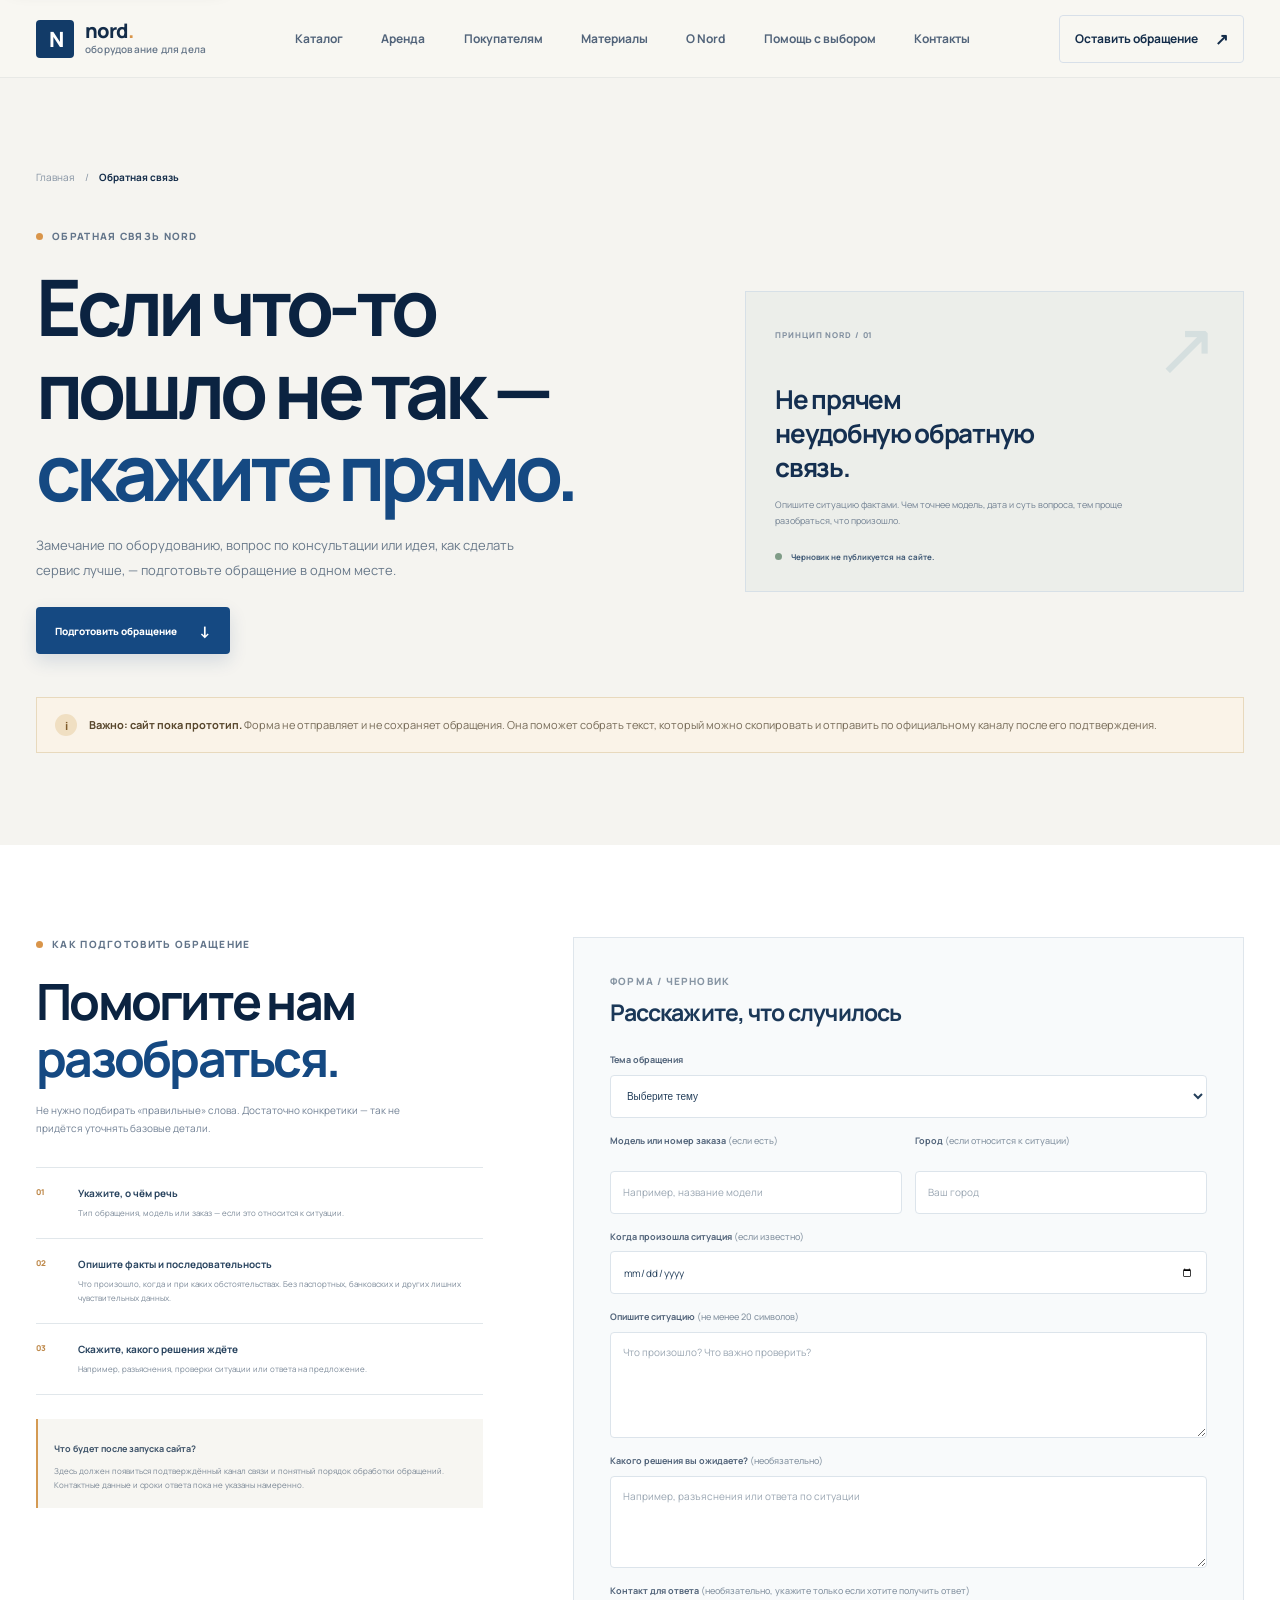
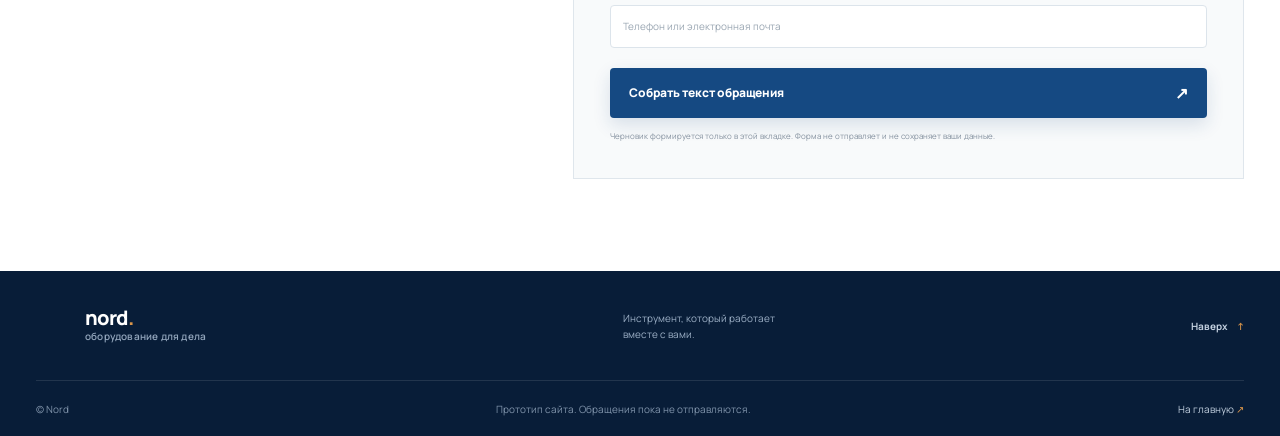
<file: feedback.html>
<!doctype html>
<html lang="ru">
  <head>
    <meta charset="utf-8">
    <meta name="viewport" content="width=device-width, initial-scale=1">
    <meta name="theme-color" content="#f6f8fb">
    <meta
      name="description"
      content="Обратная связь Nord: подготовьте обращение, замечание или предложение по оборудованию и работе компании."
    >
    <title>Обратная связь — Nord</title>
    <link rel="preconnect" href="https://fonts.googleapis.com">
    <link rel="preconnect" href="https://fonts.gstatic.com" crossorigin>
    <link
      href="https://fonts.googleapis.com/css2?family=Manrope:wght@400;500;600;700;800&display=swap"
      rel="stylesheet"
    >
    <link rel="stylesheet" href="styles.css">
    <script src="script.js" defer></script>
  </head>
  <body>
    <a class="skip-link" href="#main">Перейти к содержимому</a>
    <header class="site-header">
      <div class="container header-inner">
        <a class="brand" href="index.html" aria-label="Nord — на главную">
          <span class="brand-mark" aria-hidden="true">N</span>
          <span class="brand-copy">
            <span class="brand-name">nord<span>.</span></span>
            <span class="brand-caption">оборудование для дела</span>
          </span>
        </a>
        <button
          class="menu-toggle"
          type="button"
          aria-expanded="false"
          aria-controls="site-nav"
          aria-label="Открыть меню"
        >
          <span></span><span></span>
        </button>
        <nav class="site-nav" id="site-nav" aria-label="Основная навигация">
          <a href="catalog.html">Каталог</a>
          <a href="index.html#rental">Аренда</a>
          <a href="service.html">Покупателям</a>
          <a href="resources.html">Материалы</a>
          <a href="index.html#about">О Nord</a>
          <a href="selection.html">Помощь с выбором</a>
          <a href="index.html#contacts">Контакты</a>
        </nav>
        <a class="header-cta" href="#feedback-form">
          <span>Оставить обращение</span>
          <span class="arrow" aria-hidden="true">↗</span>
        </a>
      </div>
    </header>

    <main id="main" class="feedback-page">
      <section class="feedback-hero section-pad" id="top">
        <div class="container">
          <nav class="breadcrumbs" aria-label="Хлебные крошки">
            <a href="index.html">Главная</a>
            <span aria-hidden="true">/</span>
            <span aria-current="page">Обратная связь</span>
          </nav>
          <div class="feedback-hero-grid">
            <div>
              <p class="eyebrow"><span class="eyebrow-dot"></span> Обратная связь Nord</p>
              <h1>Если что-то<br>пошло не так —<br><span>скажите прямо.</span></h1>
              <p class="feedback-lead">
                Замечание по оборудованию, вопрос по консультации или идея, как сделать сервис лучше, — подготовьте обращение в одном месте.
              </p>
              <a class="button button-primary" href="#feedback-form">Подготовить обращение <span aria-hidden="true">↓</span></a>
            </div>
            <aside class="feedback-promise">
              <span class="feedback-promise-index">ПРИНЦИП NORD / 01</span>
              <span class="feedback-promise-mark" aria-hidden="true">↗</span>
              <h2>Не прячем<br>неудобную обратную связь.</h2>
              <p>Опишите ситуацию фактами. Чем точнее модель, дата и суть вопроса, тем проще разобраться, что произошло.</p>
              <div class="feedback-promise-rule"><span></span> Черновик не публикуется на сайте.</div>
            </aside>
          </div>
          <div class="feedback-status" role="note">
            <span class="feedback-status-icon" aria-hidden="true">i</span>
            <p><strong>Важно: сайт пока прототип.</strong> Форма не отправляет и не сохраняет обращения. Она поможет собрать текст, который можно скопировать и отправить по официальному каналу после его подтверждения.</p>
          </div>
        </div>
      </section>

      <section class="feedback-workbench section-pad" aria-labelledby="feedback-form-title">
        <div class="container feedback-workbench-grid">
          <div class="feedback-guide">
            <p class="eyebrow"><span class="eyebrow-dot"></span> Как подготовить обращение</p>
            <h2>Помогите нам<br><span>разобраться.</span></h2>
            <p class="feedback-guide-intro">Не нужно подбирать «правильные» слова. Достаточно конкретики — так не придётся уточнять базовые детали.</p>
            <div class="feedback-guide-list">
              <article>
                <span>01</span>
                <div><h3>Укажите, о чём речь</h3><p>Тип обращения, модель или заказ — если это относится к ситуации.</p></div>
              </article>
              <article>
                <span>02</span>
                <div><h3>Опишите факты и последовательность</h3><p>Что произошло, когда и при каких обстоятельствах. Без паспортных, банковских и других лишних чувствительных данных.</p></div>
              </article>
              <article>
                <span>03</span>
                <div><h3>Скажите, какого решения ждёте</h3><p>Например, разъяснения, проверки ситуации или ответа на предложение.</p></div>
              </article>
            </div>
            <div class="feedback-note">
              <strong>Что будет после запуска сайта?</strong>
              <p>Здесь должен появиться подтверждённый канал связи и понятный порядок обработки обращений. Контактные данные и сроки ответа пока не указаны намеренно.</p>
            </div>
          </div>

          <div class="feedback-form-panel">
            <form class="feedback-form" id="feedback-form" novalidate>
              <p class="feedback-form-kicker">ФОРМА / ЧЕРНОВИК</p>
              <h2 id="feedback-form-title">Расскажите, что случилось</h2>

              <label for="feedback-type">Тема обращения</label>
              <select id="feedback-type" name="type" required>
                <option value="">Выберите тему</option>
                <option>Жалоба или проблема</option>
                <option>Вопрос по товару или заказу</option>
                <option>Предложение по сервису</option>
                <option>Благодарность</option>
                <option>Другое</option>
              </select>

              <div class="feedback-field-row">
                <div>
                  <label for="feedback-model">Модель или номер заказа <span>(если есть)</span></label>
                  <input id="feedback-model" name="model" autocomplete="off" placeholder="Например, название модели">
                </div>
                <div>
                  <label for="feedback-city">Город <span>(если относится к ситуации)</span></label>
                  <input id="feedback-city" name="city" autocomplete="address-level2" placeholder="Ваш город">
                </div>
              </div>
              <label for="feedback-date">Когда произошла ситуация <span>(если известно)</span></label>
              <input id="feedback-date" name="date" type="date">

              <label for="feedback-description">Опишите ситуацию <span>(не менее 20 символов)</span></label>
              <textarea id="feedback-description" name="description" rows="5" required minlength="20" placeholder="Что произошло? Что важно проверить?"></textarea>

              <label for="feedback-expected">Какого решения вы ожидаете? <span>(необязательно)</span></label>
              <textarea id="feedback-expected" name="expected" rows="3" placeholder="Например, разъяснения или ответа по ситуации"></textarea>

              <label for="feedback-contact">Контакт для ответа <span>(необязательно, укажите только если хотите получить ответ)</span></label>
              <input id="feedback-contact" name="contact" autocomplete="email" placeholder="Телефон или электронная почта">

              <button class="button button-primary feedback-submit" type="submit">Собрать текст обращения <span aria-hidden="true">↗</span></button>
              <p class="feedback-form-status" id="feedback-form-status" role="status" aria-live="polite"></p>
              <p class="feedback-privacy">Черновик формируется только в этой вкладке. Форма не отправляет и не сохраняет ваши данные.</p>

              <div class="feedback-draft" id="feedback-draft" hidden>
                <label for="feedback-draft-text">Готовый текст — проверьте и скопируйте</label>
                <textarea id="feedback-draft-text" rows="10" readonly></textarea>
                <button class="button button-secondary feedback-copy" id="feedback-copy" type="button">Скопировать текст</button>
                <p class="feedback-copy-status" id="feedback-copy-status" role="status" aria-live="polite"></p>
              </div>
            </form>
          </div>
        </div>
      </section>
    </main>

    <footer class="site-footer">
      <div class="container footer-top">
        <a class="brand footer-brand" href="index.html" aria-label="Nord — на главную">
          <span class="brand-mark" aria-hidden="true">N</span>
          <span class="brand-copy"><span class="brand-name">nord<span>.</span></span><span class="brand-caption">оборудование для дела</span></span>
        </a>
        <p>Инструмент, который работает<br>вместе с вами.</p>
        <a href="#top" class="back-top">Наверх <span aria-hidden="true">↑</span></a>
      </div>
      <div class="container footer-bottom">
        <span>© Nord</span>
        <span>Прототип сайта. Обращения пока не отправляются.</span>
        <a href="index.html">На главную <span aria-hidden="true">↗</span></a>
      </div>
    </footer>
  </body>
</html>
</file>
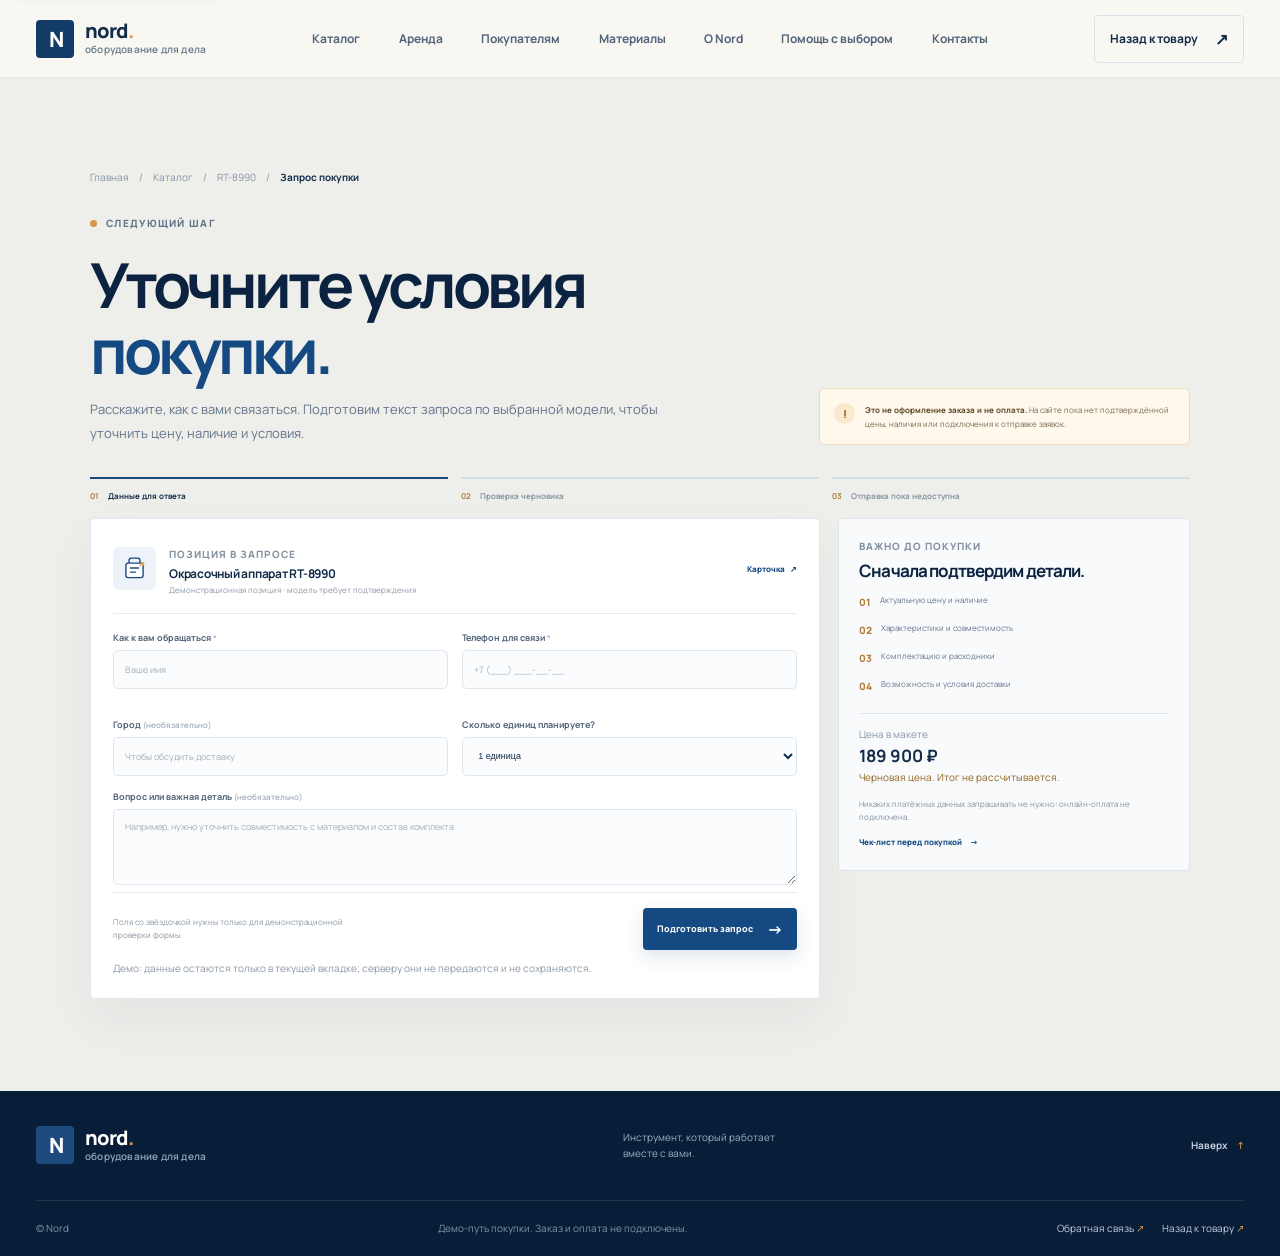
<file: order.html>
<!doctype html>
<html lang="ru">
  <head>
    <meta charset="utf-8">
    <meta name="viewport" content="width=device-width, initial-scale=1">
    <meta name="theme-color" content="#f6f8fb">
    <meta
      name="description"
      content="Подготовьте запрос в Nord об условиях покупки окрасочного аппарата RT-8990. Демонстрационная форма не отправляет данные."
    >
    <title>Запрос условий покупки — Nord</title>
    <link rel="preconnect" href="https://fonts.googleapis.com">
    <link rel="preconnect" href="https://fonts.gstatic.com" crossorigin>
    <link
      href="https://fonts.googleapis.com/css2?family=Manrope:wght@400;500;600;700;800&display=swap"
      rel="stylesheet"
    >
    <link rel="stylesheet" href="styles.css">
    <script src="script.js" defer></script>
  </head>
  <body class="order-page-body">
    <a class="skip-link" href="#main">Перейти к содержимому</a>
    <header class="site-header">
      <div class="container header-inner">
        <a class="brand" href="index.html" aria-label="Nord — на главную">
          <span class="brand-mark" aria-hidden="true">N</span>
          <span class="brand-copy">
            <span class="brand-name">nord<span>.</span></span>
            <span class="brand-caption">оборудование для дела</span>
          </span>
        </a>
        <button
          class="menu-toggle"
          type="button"
          aria-expanded="false"
          aria-controls="site-nav"
          aria-label="Открыть меню"
        >
          <span></span><span></span>
        </button>
        <nav class="site-nav" id="site-nav" aria-label="Основная навигация">
          <a href="catalog.html">Каталог</a>
          <a href="index.html#rental">Аренда</a>
          <a href="service.html">Покупателям</a>
          <a href="resources.html">Материалы</a>
          <a href="index.html#about">О Nord</a>
          <a href="selection.html">Помощь с выбором</a>
          <a href="index.html#contacts">Контакты</a>
        </nav>
        <a class="header-cta" href="product.html">
          <span>Назад к товару</span>
          <span class="arrow" aria-hidden="true">↗</span>
        </a>
      </div>
    </header>

    <main id="main">
      <section class="order-page section-pad" id="top">
        <div class="container order-container">
          <nav class="breadcrumbs" aria-label="Хлебные крошки">
            <a href="index.html">Главная</a>
            <span aria-hidden="true">/</span>
            <a href="catalog.html">Каталог</a>
            <span aria-hidden="true">/</span>
            <a href="product.html">RT-8990</a>
            <span aria-hidden="true">/</span>
            <span aria-current="page">Запрос покупки</span>
          </nav>

          <div class="order-header">
            <div>
              <p class="eyebrow"><span class="eyebrow-dot"></span> Следующий шаг</p>
              <h1>Уточните условия<br><span>покупки.</span></h1>
              <p class="order-lead">Расскажите, как с вами связаться. Подготовим текст запроса по выбранной модели, чтобы уточнить цену, наличие и условия.</p>
            </div>
            <div class="order-disclaimer" role="note">
              <span aria-hidden="true">!</span>
              <p><strong>Это не оформление заказа и не оплата.</strong> На сайте пока нет подтверждённой цены, наличия или подключения к отправке заявок.</p>
            </div>
          </div>

          <ol class="order-steps" aria-label="Этапы запроса">
            <li class="is-current"><span>01</span> Данные для ответа</li>
            <li><span>02</span> Проверка черновика</li>
            <li><span>03</span> Отправка пока недоступна</li>
          </ol>

          <div class="order-layout">
            <form class="order-form" id="order-form" novalidate>
              <section class="order-item" aria-labelledby="order-item-heading">
                <div class="order-item-icon" aria-hidden="true">
                  <svg viewBox="0 0 64 64" fill="none"><path d="M20 20V14a5 5 0 0 1 5-5h14a5 5 0 0 1 5 5v6" stroke="currentColor" stroke-width="3" stroke-linecap="round"/><path d="M18 20h28a5 5 0 0 1 5 5v22a5 5 0 0 1-5 5H18a5 5 0 0 1-5-5V25a5 5 0 0 1 5-5Z" fill="white" stroke="currentColor" stroke-width="3"/><path d="M23 31h18m-18 9h11" stroke="currentColor" stroke-width="3" stroke-linecap="round"/><path d="m44 26 8-7m-5 0h5v5" stroke="#F2A24B" stroke-width="3" stroke-linecap="round" stroke-linejoin="round"/></svg>
                </div>
                <div class="order-item-copy">
                  <span class="order-item-label">ПОЗИЦИЯ В ЗАПРОСЕ</span>
                  <h2 id="order-item-heading">Окрасочный аппарат RT-8990</h2>
                  <p>Демонстрационная позиция · модель требует подтверждения</p>
                </div>
                <a href="product.html" class="order-item-link">Карточка <span aria-hidden="true">↗</span></a>
              </section>

              <div class="order-field-grid">
                <div class="order-field">
                  <label for="order-name">Как к вам обращаться <span aria-hidden="true">*</span></label>
                  <input id="order-name" name="name" autocomplete="name" required minlength="2" placeholder="Ваше имя">
                  <span class="order-field-error" data-error-for="order-name"></span>
                </div>
                <div class="order-field">
                  <label for="order-phone">Телефон для связи <span aria-hidden="true">*</span></label>
                  <input id="order-phone" name="phone" type="tel" autocomplete="tel" required inputmode="tel" placeholder="+7 (___) ___-__-__">
                  <span class="order-field-error" data-error-for="order-phone"></span>
                </div>
                <div class="order-field">
                  <label for="order-city">Город <span>(необязательно)</span></label>
                  <input id="order-city" name="city" autocomplete="address-level2" placeholder="Чтобы обсудить доставку">
                </div>
                <div class="order-field">
                  <label for="order-quantity">Сколько единиц планируете?</label>
                  <select id="order-quantity" name="quantity">
                    <option value="1">1 единица</option>
                    <option value="2">2 единицы</option>
                    <option value="3">3 единицы</option>
                    <option value="4">4 единицы</option>
                    <option value="5">5 единиц</option>
                    <option value="Больше 5">Больше 5</option>
                    <option value="Пока не знаю">Пока не знаю</option>
                  </select>
                </div>
                <div class="order-field order-field-full">
                  <label for="order-comment">Вопрос или важная деталь <span>(необязательно)</span></label>
                  <textarea id="order-comment" name="comment" rows="3" placeholder="Например, нужно уточнить совместимость с материалом и состав комплекта"></textarea>
                </div>
              </div>

              <div class="order-form-actions">
                <p>Поля со звёздочкой нужны только для демонстрационной проверки формы.</p>
                <button class="button button-primary" type="submit">Подготовить запрос <span aria-hidden="true">→</span></button>
              </div>
              <p class="order-status" id="order-status" role="status" aria-live="polite"></p>
              <p class="order-form-note">Демо: данные остаются только в текущей вкладке; серверу они не передаются и не сохраняются.</p>
            </form>

            <aside class="order-summary">
              <p class="order-summary-kicker">ВАЖНО ДО ПОКУПКИ</p>
              <h2>Сначала подтвердим детали.</h2>
              <ul>
                <li><span aria-hidden="true">01</span> Актуальную цену и наличие</li>
                <li><span aria-hidden="true">02</span> Характеристики и совместимость</li>
                <li><span aria-hidden="true">03</span> Комплектацию и расходники</li>
                <li><span aria-hidden="true">04</span> Возможность и условия доставки</li>
              </ul>
              <div class="order-price-note">
                <span>Цена в макете</span>
                <strong>189 900 ₽</strong>
                <small>Черновая цена. Итог не рассчитывается.</small>
              </div>
              <p class="order-summary-foot">Никаких платёжных данных запрашивать не нужно: онлайн-оплата не подключена.</p>
              <a class="order-service-link" href="service.html#before-buying">Чек-лист перед покупкой <span aria-hidden="true">→</span></a>
            </aside>
          </div>

          <section class="order-review" id="order-review" aria-labelledby="review-heading" hidden>
            <p class="eyebrow"><span class="eyebrow-dot"></span> Проверка</p>
            <h2 id="review-heading" tabindex="-1">Черновик запроса готов.</h2>
            <p class="order-review-lead"><strong>Он не отправлен.</strong> Сайт пока не подключён к обработке заявок, а реальные контакты Nord ещё нужно добавить. Скопируйте текст, чтобы использовать его позже.</p>
            <label for="order-draft">Текст для копирования</label>
            <textarea id="order-draft" readonly rows="8"></textarea>
            <div class="order-review-actions">
              <button class="button button-primary" id="copy-order-draft" type="button">Скопировать запрос <span aria-hidden="true">↗</span></button>
              <button class="order-edit-button" id="edit-order" type="button">← Вернуться к данным</button>
            </div>
            <p class="order-status" id="copy-status" role="status" aria-live="polite"></p>
          </section>
        </div>
      </section>
    </main>

    <footer class="site-footer">
      <div class="container footer-top">
        <a class="brand footer-brand" href="index.html" aria-label="Nord — на главную">
          <span class="brand-mark" aria-hidden="true">N</span>
          <span class="brand-copy"><span class="brand-name">nord<span>.</span></span><span class="brand-caption">оборудование для дела</span></span>
        </a>
        <p>Инструмент, который работает<br>вместе с вами.</p>
        <a href="#top" class="back-top">Наверх <span aria-hidden="true">↑</span></a>
      </div>
      <div class="container footer-bottom">
        <span>© Nord</span>
        <span>Демо-путь покупки. Заказ и оплата не подключены.</span>
        <div class="footer-links">
          <a href="feedback.html">Обратная связь <span aria-hidden="true">↗</span></a>
          <a href="product.html">Назад к товару <span aria-hidden="true">↗</span></a>
        </div>
      </div>
    </footer>
  </body>
</html>
</file>
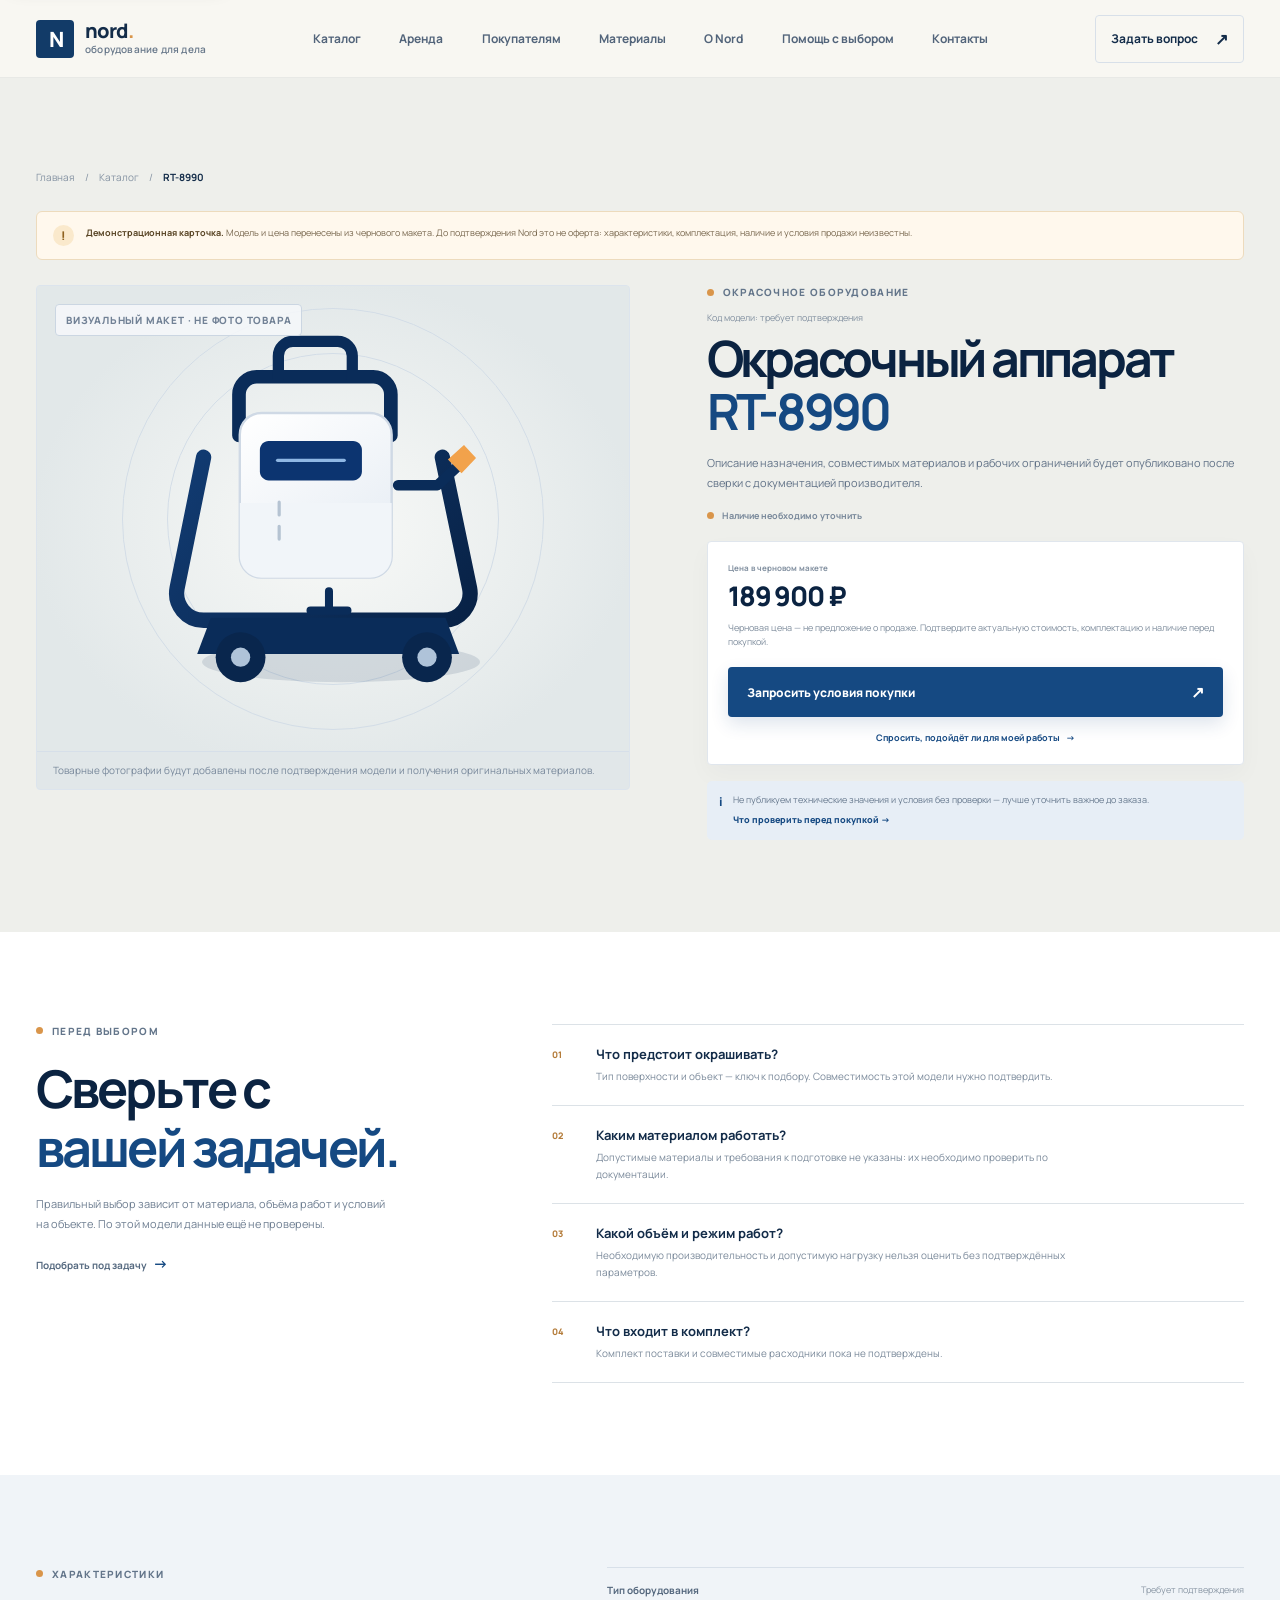
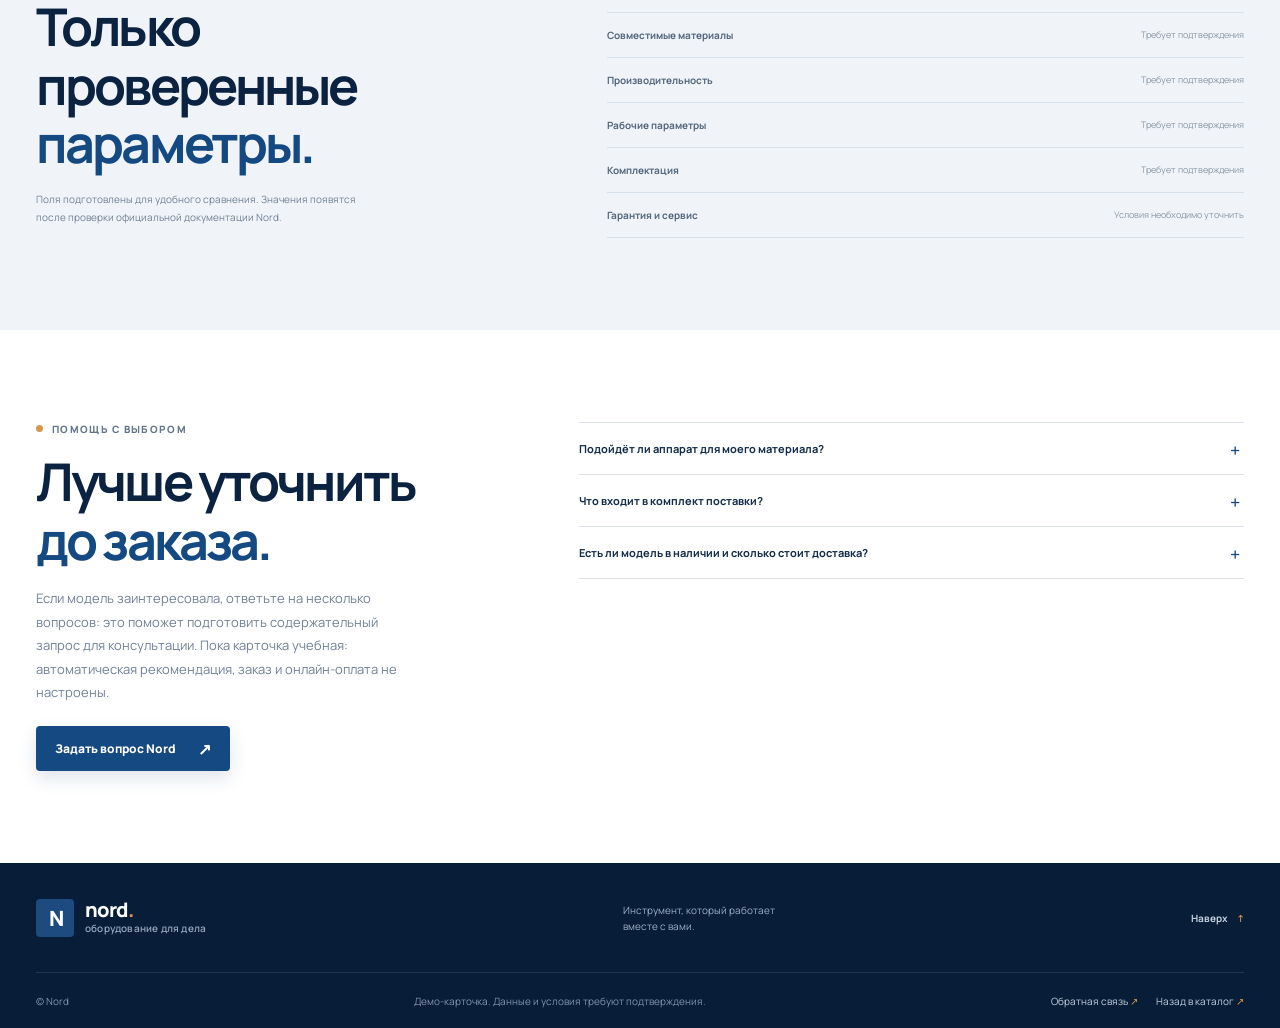
<file: product.html>
<!doctype html>
<html lang="ru">
  <head>
    <meta charset="utf-8">
    <meta name="viewport" content="width=device-width, initial-scale=1">
    <meta name="theme-color" content="#f6f8fb">
    <meta
      name="description"
      content="Карточка окрасочного аппарата RT-8990 Nord. Данные модели и черновая цена требуют подтверждения."
    >
    <title>RT-8990 — карточка товара Nord (демо)</title>
    <link rel="preconnect" href="https://fonts.googleapis.com">
    <link rel="preconnect" href="https://fonts.gstatic.com" crossorigin>
    <link
      href="https://fonts.googleapis.com/css2?family=Manrope:wght@400;500;600;700;800&display=swap"
      rel="stylesheet"
    >
    <link rel="stylesheet" href="styles.css">
    <script src="script.js" defer></script>
  </head>
  <body class="product-page-body">
    <a class="skip-link" href="#main">Перейти к содержимому</a>
    <header class="site-header">
      <div class="container header-inner">
        <a class="brand" href="index.html" aria-label="Nord — на главную">
          <span class="brand-mark" aria-hidden="true">N</span>
          <span class="brand-copy">
            <span class="brand-name">nord<span>.</span></span>
            <span class="brand-caption">оборудование для дела</span>
          </span>
        </a>
        <button
          class="menu-toggle"
          type="button"
          aria-expanded="false"
          aria-controls="site-nav"
          aria-label="Открыть меню"
        >
          <span></span><span></span>
        </button>
        <nav class="site-nav" id="site-nav" aria-label="Основная навигация">
          <a href="catalog.html">Каталог</a>
          <a href="index.html#rental">Аренда</a>
          <a href="service.html">Покупателям</a>
          <a href="resources.html">Материалы</a>
          <a href="index.html#about">О Nord</a>
          <a href="selection.html">Помощь с выбором</a>
          <a href="index.html#contacts">Контакты</a>
        </nav>
        <a class="header-cta" href="index.html?topic=Вопрос+по+RT-8990#contacts">
          <span>Задать вопрос</span>
          <span class="arrow" aria-hidden="true">↗</span>
        </a>
      </div>
    </header>

    <main id="main">
      <section class="product-page section-pad" id="top">
        <div class="container">
          <nav class="breadcrumbs" aria-label="Хлебные крошки">
            <a href="index.html">Главная</a>
            <span aria-hidden="true">/</span>
            <a href="catalog.html">Каталог</a>
            <span aria-hidden="true">/</span>
            <span aria-current="page">RT-8990</span>
          </nav>

          <div class="product-demo-notice" role="note">
            <span aria-hidden="true">!</span>
            <p><strong>Демонстрационная карточка.</strong> Модель и цена перенесены из чернового макета. До подтверждения Nord это не оферта: характеристики, комплектация, наличие и условия продажи неизвестны.</p>
          </div>

          <div class="product-main-grid">
            <div class="product-gallery" aria-label="Иллюстрация оборудования">
              <span class="product-gallery-tag">ВИЗУАЛЬНЫЙ МАКЕТ · НЕ ФОТО ТОВАРА</span>
              <div class="product-gallery-art">
                <svg viewBox="0 0 570 560" fill="none" xmlns="http://www.w3.org/2000/svg" role="img" aria-label="Нейтральная иллюстрация окрасочного оборудования">
                  <defs>
                    <linearGradient id="product-tank" x1="174" y1="151" x2="359" y2="430" gradientUnits="userSpaceOnUse">
                      <stop stop-color="#fff"/>
                      <stop offset="1" stop-color="#DCE5EF"/>
                    </linearGradient>
                    <linearGradient id="product-frame" x1="97" y1="162" x2="455" y2="467" gradientUnits="userSpaceOnUse">
                      <stop stop-color="#123D75"/>
                      <stop offset="1" stop-color="#071F41"/>
                    </linearGradient>
                  </defs>
                  <ellipse cx="295" cy="458" rx="173" ry="25" fill="#0B2B53" fill-opacity=".12"/>
                  <path d="M168 176V125c0-12 10-22 22-22h145c12 0 22 10 22 22v51" stroke="#0A2C59" stroke-width="17" stroke-linecap="round"/>
                  <path d="M217 106V77c0-10 8-18 18-18h56c10 0 18 8 18 18v29" stroke="#0A2C59" stroke-width="14"/>
                  <path d="M124 203 91 366c-4 21 12 40 33 40h298c21 0 37-19 33-40l-34-163" stroke="url(#product-frame)" stroke-width="19" stroke-linecap="round"/>
                  <path d="M133 403h292l17 45H116l17-45Z" fill="#0A2C59"/>
                  <path d="M169 175c0-15 12-27 27-27h135c15 0 27 12 27 27v151c0 15-12 27-27 27H196c-15 0-27-12-27-27V175Z" fill="url(#product-tank)" stroke="#CFD9E5" stroke-width="3"/>
                  <path d="M169 260h189v66c0 15-12 27-27 27H196c-15 0-27-12-27-27v-66Z" fill="#F1F5F9"/>
                  <path d="M194 194c0-6 5-11 11-11h105c6 0 11 5 11 11v27c0 6-5 11-11 11H205c-6 0-11-5-11-11v-27Z" fill="#0C3470"/>
                  <path d="M216 207h83" stroke="#8FB7E4" stroke-width="4" stroke-linecap="round"/>
                  <path d="M218 259v16m0 14v16" stroke="#B5C3D2" stroke-width="4" stroke-linecap="round"/>
                  <circle cx="170" cy="452" r="31" fill="#09264D"/>
                  <circle cx="170" cy="452" r="12" fill="#AFC3D9"/>
                  <circle cx="402" cy="452" r="31" fill="#09264D"/>
                  <circle cx="402" cy="452" r="12" fill="#AFC3D9"/>
                  <path d="M366 238h49l31-29" stroke="#0A2C59" stroke-width="13" stroke-linecap="round" stroke-linejoin="round"/>
                  <path d="m428 206 20-18 15 16-18 19" fill="#F2A24B"/>
                  <path d="M280 370v24m-23 0h46" stroke="#0A2C59" stroke-width="10" stroke-linecap="round"/>
                </svg>
              </div>
              <p class="product-gallery-caption">Товарные фотографии будут добавлены после подтверждения модели и получения оригинальных материалов.</p>
            </div>

            <section class="product-summary" aria-labelledby="product-title">
              <p class="eyebrow"><span class="eyebrow-dot"></span> Окрасочное оборудование</p>
              <p class="product-code">Код модели: требует подтверждения</p>
              <h1 id="product-title">Окрасочный аппарат <span>RT-8990</span></h1>
              <p class="product-summary-text">Описание назначения, совместимых материалов и рабочих ограничений будет опубликовано после сверки с документацией производителя.</p>
              <div class="product-status"><span aria-hidden="true"></span> Наличие необходимо уточнить</div>
              <div class="product-buy-panel">
                <div class="product-price-label">Цена в черновом макете</div>
                <div class="product-price">189 900 ₽</div>
                <p>Черновая цена — не предложение о продаже. Подтвердите актуальную стоимость, комплектацию и наличие перед покупкой.</p>
                <a class="button button-primary product-contact-button" href="order.html">
                  Запросить условия покупки <span aria-hidden="true">↗</span>
                </a>
                <a class="product-secondary-link" href="index.html?topic=Консультация+по+RT-8990#contacts">Спросить, подойдёт ли для моей работы <span aria-hidden="true">→</span></a>
              </div>
              <div class="product-trust-note">
                <span aria-hidden="true">i</span>
                <p>Не публикуем технические значения и условия без проверки — лучше уточнить важное до заказа. <a href="service.html#before-buying">Что проверить перед покупкой <span aria-hidden="true">→</span></a></p>
              </div>
            </section>
          </div>
        </div>
      </section>

      <section class="product-details section-pad" aria-labelledby="fit-heading">
        <div class="container">
          <div class="product-details-grid">
            <div class="product-details-intro">
              <p class="eyebrow"><span class="eyebrow-dot"></span> Перед выбором</p>
              <h2 id="fit-heading">Сверьте с<br><span>вашей задачей.</span></h2>
              <p>Правильный выбор зависит от материала, объёма работ и условий на объекте. По этой модели данные ещё не проверены.</p>
              <a class="text-link" href="selection.html?model=RT-8990">Подобрать под задачу <span aria-hidden="true">→</span></a>
            </div>
            <div class="product-checklist">
              <article>
                <span>01</span>
                <div><h3>Что предстоит окрашивать?</h3><p>Тип поверхности и объект — ключ к подбору. Совместимость этой модели нужно подтвердить.</p></div>
              </article>
              <article>
                <span>02</span>
                <div><h3>Каким материалом работать?</h3><p>Допустимые материалы и требования к подготовке не указаны: их необходимо проверить по документации.</p></div>
              </article>
              <article>
                <span>03</span>
                <div><h3>Какой объём и режим работ?</h3><p>Необходимую производительность и допустимую нагрузку нельзя оценить без подтверждённых параметров.</p></div>
              </article>
              <article>
                <span>04</span>
                <div><h3>Что входит в комплект?</h3><p>Комплект поставки и совместимые расходники пока не подтверждены.</p></div>
              </article>
            </div>
          </div>
        </div>
      </section>

      <section class="product-specs section-pad" aria-labelledby="specs-heading">
        <div class="container product-specs-grid">
          <div>
            <p class="eyebrow"><span class="eyebrow-dot"></span> Характеристики</p>
            <h2 id="specs-heading">Только проверенные<br><span>параметры.</span></h2>
            <p class="specs-intro">Поля подготовлены для удобного сравнения. Значения появятся после проверки официальной документации Nord.</p>
          </div>
          <dl class="specs-table">
            <div><dt>Тип оборудования</dt><dd>Требует подтверждения</dd></div>
            <div><dt>Совместимые материалы</dt><dd>Требует подтверждения</dd></div>
            <div><dt>Производительность</dt><dd>Требует подтверждения</dd></div>
            <div><dt>Рабочие параметры</dt><dd>Требует подтверждения</dd></div>
            <div><dt>Комплектация</dt><dd>Требует подтверждения</dd></div>
            <div><dt>Гарантия и сервис</dt><dd>Условия необходимо уточнить</dd></div>
          </dl>
        </div>
      </section>

      <section class="product-questions section-pad" aria-labelledby="questions-heading">
        <div class="container product-questions-grid">
          <div>
            <p class="eyebrow"><span class="eyebrow-dot"></span> Помощь с выбором</p>
            <h2 id="questions-heading">Лучше уточнить<br><span>до заказа.</span></h2>
            <p class="questions-lead">Если модель заинтересовала, ответьте на несколько вопросов: это поможет подготовить содержательный запрос для консультации. Пока карточка учебная: автоматическая рекомендация, заказ и онлайн-оплата не настроены.</p>
            <a class="button button-primary" href="index.html?topic=Консультация+по+RT-8990#contacts">Задать вопрос Nord <span aria-hidden="true">↗</span></a>
          </div>
          <div class="product-faq">
            <details>
              <summary>Подойдёт ли аппарат для моего материала?</summary>
              <p>Совместимость RT-8990 не подтверждена. Перед выбором сверьте материал и требования к нему с официальной документацией и уточните это у Nord.</p>
            </details>
            <details>
              <summary>Что входит в комплект поставки?</summary>
              <p>Комплектация в черновом макете отсутствует. Её следует подтвердить отдельно до покупки.</p>
            </details>
            <details>
              <summary>Есть ли модель в наличии и сколько стоит доставка?</summary>
              <p>Наличие, актуальная цена и доставка не подтверждены. Уточните эти условия у Nord перед оформлением заказа.</p>
            </details>
          </div>
        </div>
      </section>
    </main>

    <aside class="product-mobile-cta" aria-label="Уточнить информацию о товаре">
      <span><small>Демо-цена</small>189 900 ₽</span>
      <a href="order.html">Запросить <span aria-hidden="true">↗</span></a>
    </aside>

    <footer class="site-footer">
      <div class="container footer-top">
        <a class="brand footer-brand" href="index.html" aria-label="Nord — на главную">
          <span class="brand-mark" aria-hidden="true">N</span>
          <span class="brand-copy"><span class="brand-name">nord<span>.</span></span><span class="brand-caption">оборудование для дела</span></span>
        </a>
        <p>Инструмент, который работает<br>вместе с вами.</p>
        <a href="#top" class="back-top">Наверх <span aria-hidden="true">↑</span></a>
      </div>
      <div class="container footer-bottom">
        <span>© Nord</span>
        <span>Демо-карточка. Данные и условия требуют подтверждения.</span>
        <div class="footer-links">
          <a href="feedback.html">Обратная связь <span aria-hidden="true">↗</span></a>
          <a href="catalog.html">Назад в каталог <span aria-hidden="true">↗</span></a>
        </div>
      </div>
    </footer>
  </body>
</html>
</file>
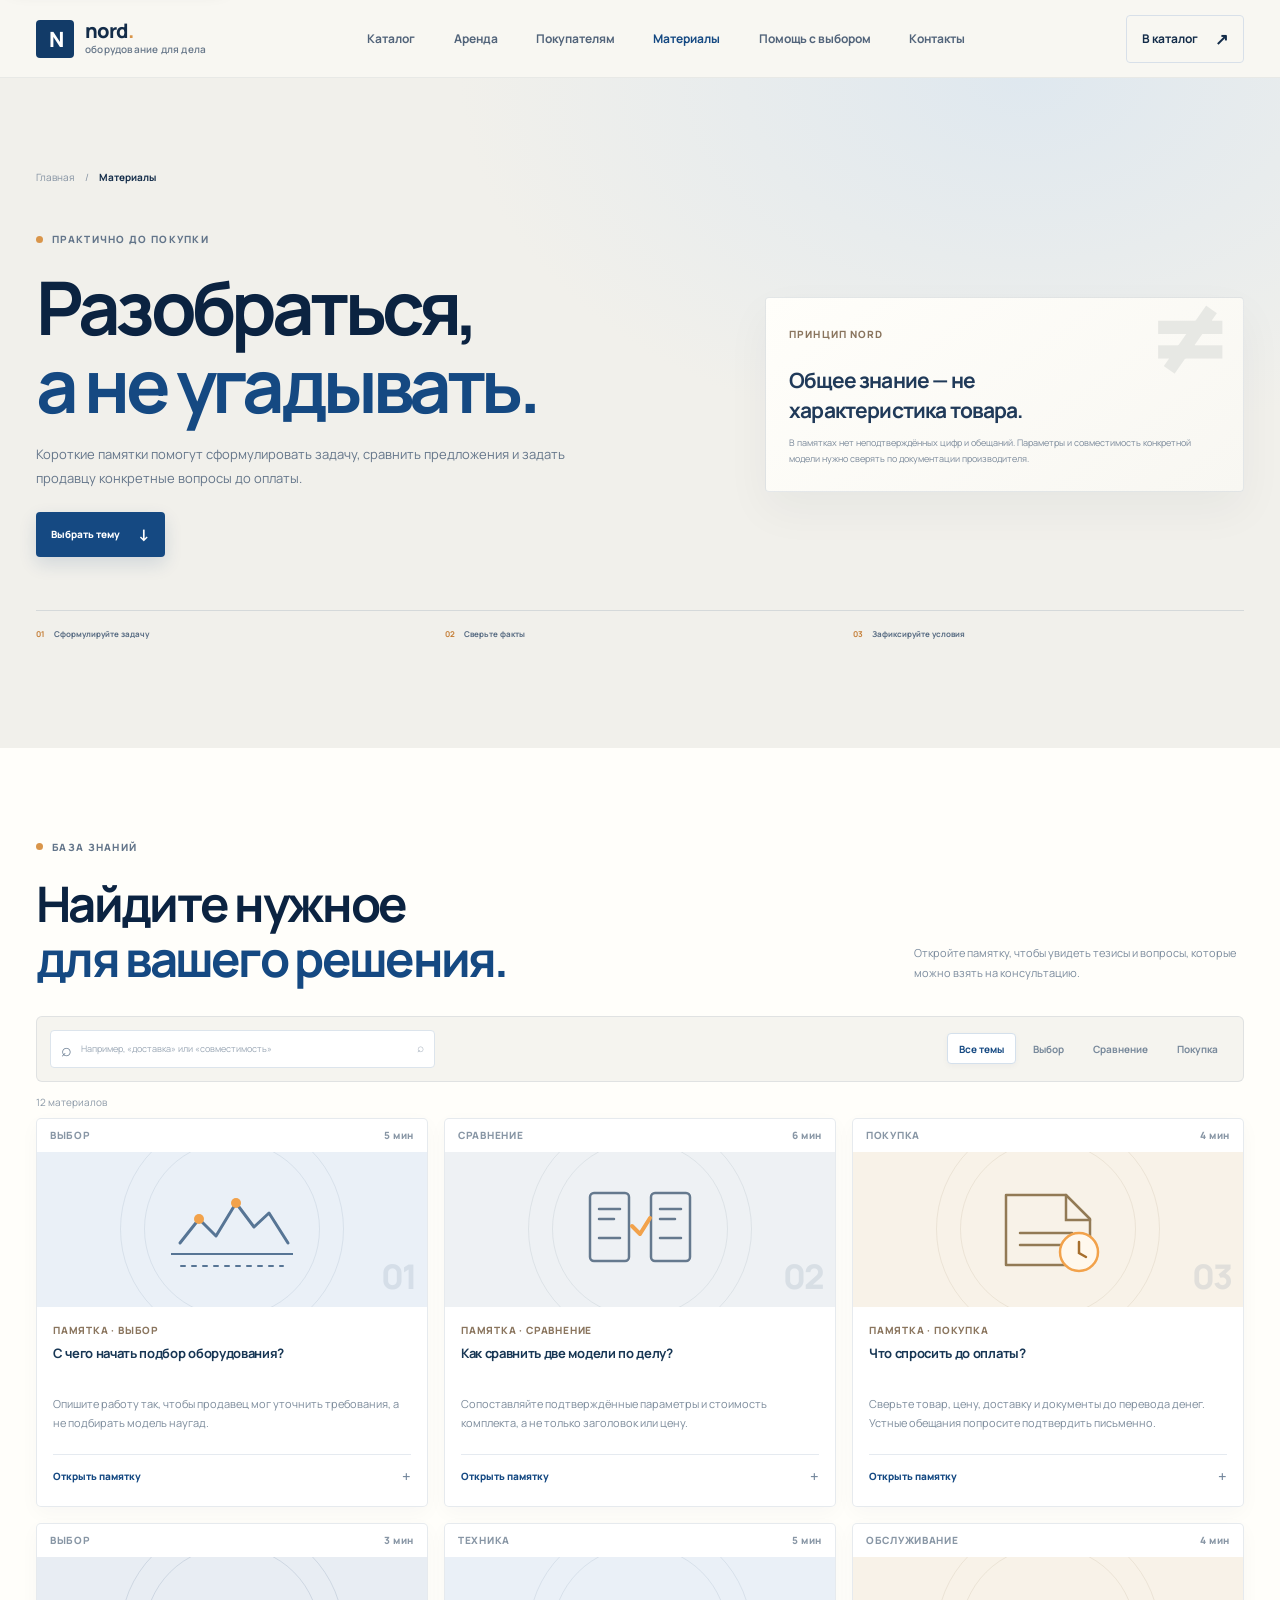
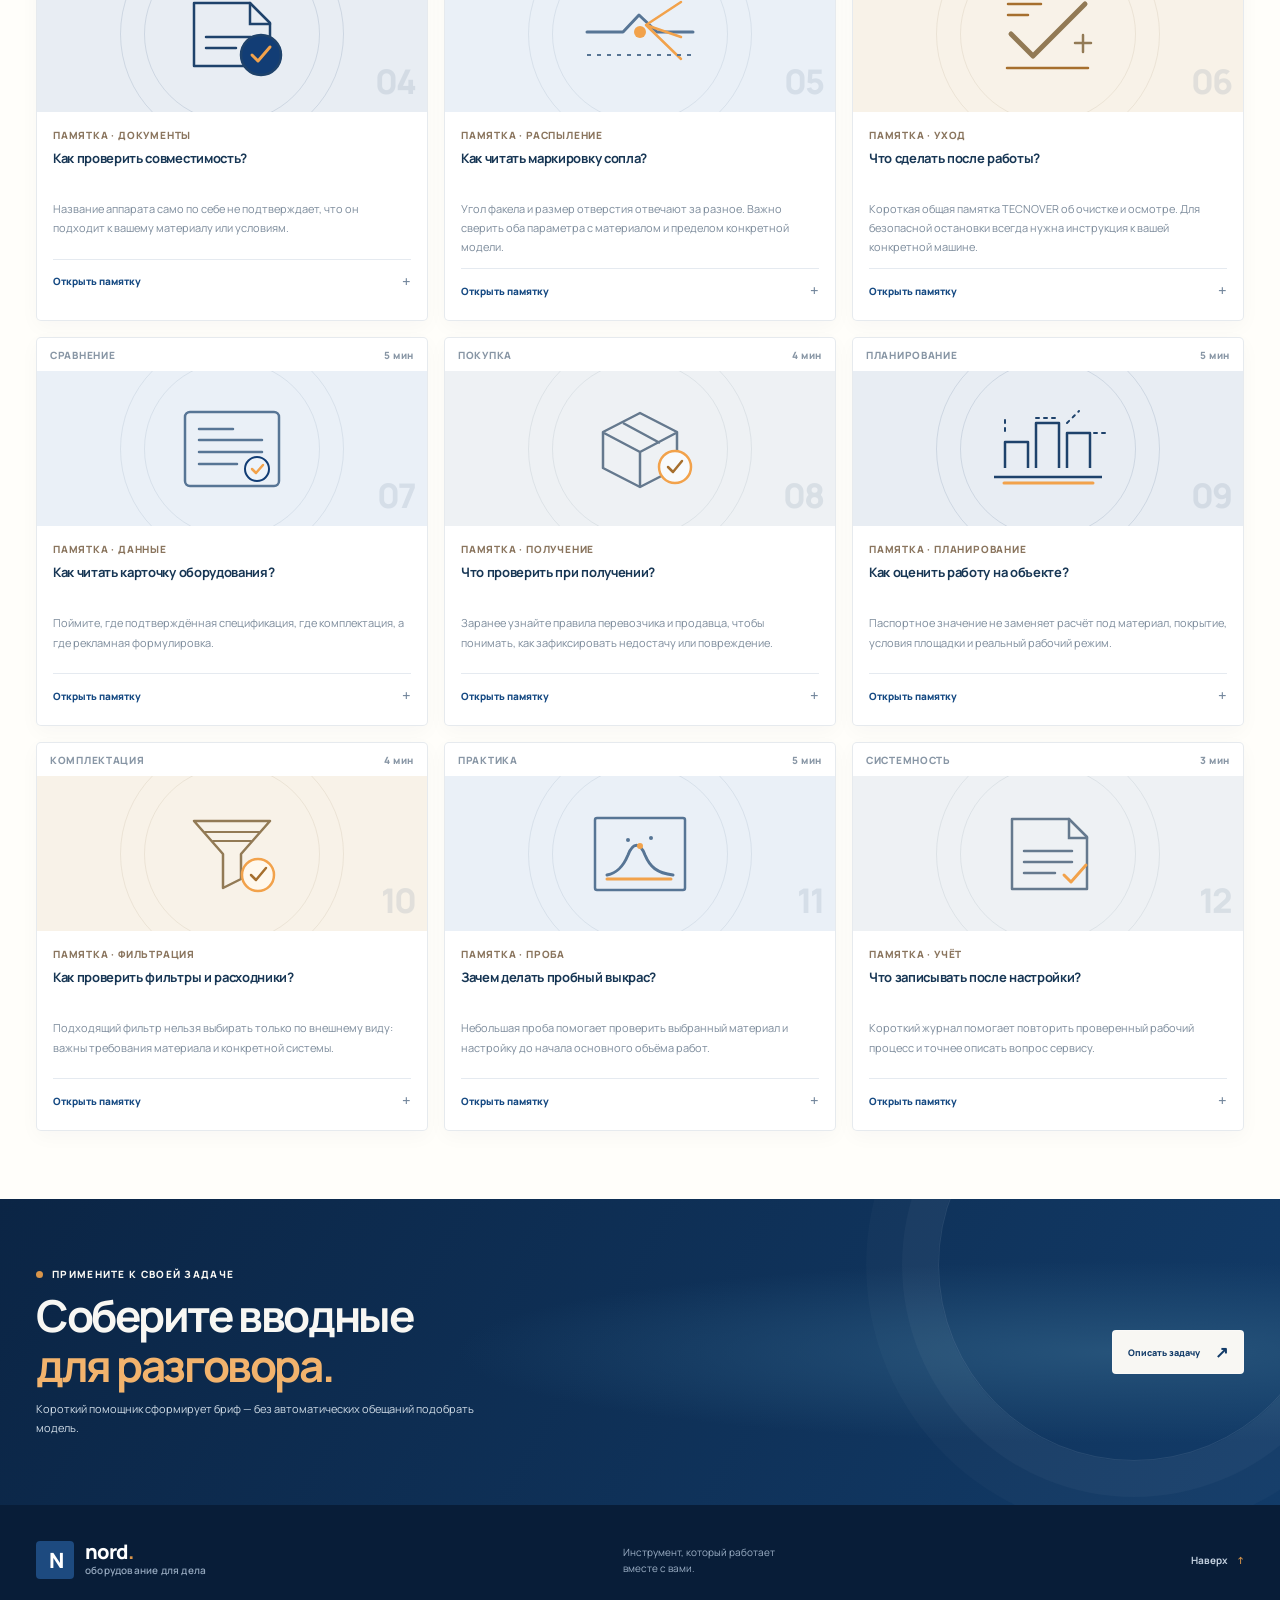
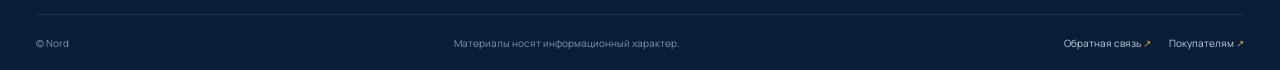
<file: resources.html>
<!doctype html>
<html lang="ru">
  <head>
    <meta charset="utf-8">
    <meta name="viewport" content="width=device-width, initial-scale=1">
    <meta name="theme-color" content="#f8f7f3">
    <meta
      name="description"
      content="База знаний Nord: памятки о выборе оборудования, сравнении моделей и вопросах перед покупкой."
    >
    <title>База знаний — Nord</title>
    <link rel="preconnect" href="https://fonts.googleapis.com">
    <link rel="preconnect" href="https://fonts.gstatic.com" crossorigin>
    <link
      href="https://fonts.googleapis.com/css2?family=Manrope:wght@400;500;600;700;800&display=swap"
      rel="stylesheet"
    >
    <link rel="stylesheet" href="styles.css">
    <script src="script.js" defer></script>
  </head>
  <body class="resources-page-body">
    <a class="skip-link" href="#main">Перейти к содержимому</a>
    <header class="site-header">
      <div class="container header-inner">
        <a class="brand" href="index.html" aria-label="Nord — на главную">
          <span class="brand-mark" aria-hidden="true">N</span>
          <span class="brand-copy">
            <span class="brand-name">nord<span>.</span></span>
            <span class="brand-caption">оборудование для дела</span>
          </span>
        </a>
        <button
          class="menu-toggle"
          type="button"
          aria-expanded="false"
          aria-controls="site-nav"
          aria-label="Открыть меню"
        >
          <span></span><span></span>
        </button>
        <nav class="site-nav" id="site-nav" aria-label="Основная навигация">
          <a href="catalog.html">Каталог</a>
          <a href="index.html#rental">Аренда</a>
          <a href="service.html">Покупателям</a>
          <a href="resources.html" aria-current="page">Материалы</a>
          <a href="selection.html">Помощь с выбором</a>
          <a href="index.html#contacts">Контакты</a>
        </nav>
        <a class="header-cta" href="catalog.html">
          <span>В каталог</span>
          <span class="arrow" aria-hidden="true">↗</span>
        </a>
      </div>
    </header>

    <main id="main">
      <section class="resources-hero section-pad" id="top">
        <div class="container">
          <nav class="breadcrumbs" aria-label="Хлебные крошки">
            <a href="index.html">Главная</a>
            <span aria-hidden="true">/</span>
            <span aria-current="page">Материалы</span>
          </nav>
          <div class="resources-hero-grid">
            <div>
              <p class="eyebrow"><span class="eyebrow-dot"></span> Практично до покупки</p>
              <h1>Разобраться,<br><span>а не угадывать.</span></h1>
              <p class="resources-lead">Короткие памятки помогут сформулировать задачу, сравнить предложения и задать продавцу конкретные вопросы до оплаты.</p>
              <a class="button button-primary" href="#resource-library">Выбрать тему <span aria-hidden="true">↓</span></a>
            </div>
            <aside class="resources-principle">
              <span class="resources-principle-tag">ПРИНЦИП NORD</span>
              <div class="resources-principle-mark" aria-hidden="true">≠</div>
              <h2>Общее знание — не характеристика товара.</h2>
              <p>В памятках нет неподтверждённых цифр и обещаний. Параметры и совместимость конкретной модели нужно сверять по документации производителя.</p>
            </aside>
          </div>
          <div class="resources-hero-bottom">
            <span><b>01</b> Сформулируйте задачу</span>
            <span><b>02</b> Сверьте факты</span>
            <span><b>03</b> Зафиксируйте условия</span>
          </div>
        </div>
      </section>

      <section class="resource-library section-pad" id="resource-library" aria-labelledby="resource-library-title">
        <div class="container">
          <div class="resource-library-heading">
            <div>
              <p class="eyebrow"><span class="eyebrow-dot"></span> База знаний</p>
              <h2 id="resource-library-title">Найдите нужное<br><span>для вашего решения.</span></h2>
            </div>
            <p>Откройте памятку, чтобы увидеть тезисы и вопросы, которые можно взять на консультацию.</p>
          </div>
          <div class="resource-controls">
            <label class="resource-search">
              <span class="resource-search-icon" aria-hidden="true">⌕</span>
              <span class="visually-hidden">Поиск по материалам</span>
              <input id="resource-search-input" type="search" placeholder="Например, «доставка» или «совместимость»" autocomplete="off">
              <kbd aria-hidden="true">⌕</kbd>
            </label>
            <div class="resource-filters" role="group" aria-label="Фильтр материалов по теме">
              <button type="button" class="resource-filter is-active" data-resource-filter="all" aria-pressed="true">Все темы</button>
              <button type="button" class="resource-filter" data-resource-filter="selection" aria-pressed="false">Выбор</button>
              <button type="button" class="resource-filter" data-resource-filter="comparison" aria-pressed="false">Сравнение</button>
              <button type="button" class="resource-filter" data-resource-filter="purchase" aria-pressed="false">Покупка</button>
            </div>
          </div>
          <p class="resource-results" id="resource-results" role="status" aria-live="polite"></p>

          <div class="resource-grid" id="resource-grid">
            <article class="resource-card" id="resource-selection" data-resource-card data-category="selection" data-search="с чего начать подбор оборудования задача объект поверхность материал объем режим">
              <div class="resource-card-top"><span>ВЫБОР</span><span>5 мин</span></div>
              <div class="resource-card-art resource-art-blue" aria-hidden="true">
                <span class="resource-art-index">01</span>
                <svg viewBox="0 0 170 108" fill="none"><path d="M24 79h122" stroke="currentColor" stroke-width="2"/><path d="m33 68 19-24 17 17 20-33 18 24 15-14 19 30" stroke="currentColor" stroke-width="3" stroke-linecap="round" stroke-linejoin="round"/><circle cx="52" cy="44" r="5" fill="#F2A24B"/><circle cx="89" cy="28" r="5" fill="#F2A24B"/><path d="M34 91h102" stroke="currentColor" stroke-width="2" stroke-linecap="round" stroke-dasharray="4 7"/></svg>
              </div>
              <div class="resource-card-copy">
                <p class="resource-card-kicker">ПАМЯТКА · ВЫБОР</p>
                <h3>С чего начать подбор оборудования?</h3>
                <p>Опишите работу так, чтобы продавец мог уточнить требования, а не подбирать модель наугад.</p>
                <details class="resource-details">
                  <summary>Открыть памятку <span aria-hidden="true">+</span></summary>
                  <div class="resource-detail-body">
                    <p><strong>Соберите исходные данные:</strong></p>
                    <ul><li>что именно предстоит окрашивать и где выполняется работа;</li><li>название материала и его документацию, если она есть;</li><li>примерный масштаб и регулярность работ;</li><li>ограничения объекта: доступ, питание, условия эксплуатации.</li></ul>
                    <p>Не делайте вывод о совместимости по одному названию модели. Попросите подтвердить её по документации производителя.</p>
                  </div>
                </details>
              </div>
            </article>

            <article class="resource-card" id="resource-comparison" data-resource-card data-category="comparison" data-search="сравнить модели характеристики производительность комплектация расходники гарантия цена">
              <div class="resource-card-top"><span>СРАВНЕНИЕ</span><span>6 мин</span></div>
              <div class="resource-card-art resource-art-slate" aria-hidden="true">
                <span class="resource-art-index">02</span>
                <svg viewBox="0 0 170 108" fill="none"><rect x="35" y="18" width="39" height="68" rx="4" stroke="currentColor" stroke-width="2.5"/><rect x="96" y="18" width="39" height="68" rx="4" stroke="currentColor" stroke-width="2.5"/><path d="M44 34h21M44 44h15M44 63h21M105 34h21M105 44h15M105 63h21" stroke="currentColor" stroke-width="2.5" stroke-linecap="round"/><path d="m77 51 8 8 10-16" stroke="#F2A24B" stroke-width="4" stroke-linecap="round" stroke-linejoin="round"/></svg>
              </div>
              <div class="resource-card-copy">
                <p class="resource-card-kicker">ПАМЯТКА · СРАВНЕНИЕ</p>
                <h3>Как сравнить две модели по делу?</h3>
                <p>Сопоставляйте подтверждённые параметры и стоимость комплекта, а не только заголовок или цену.</p>
                <details class="resource-details">
                  <summary>Открыть памятку <span aria-hidden="true">+</span></summary>
                  <div class="resource-detail-body">
                    <p>Попросите продавца заполнить одинаковую таблицу для каждой модели:</p>
                    <ul><li>параметр и точная ссылка на документацию;</li><li>подтверждённые материалы и ограничения;</li><li>комплект поставки и необходимые дополнительные позиции;</li><li>актуальная итоговая цена и наличие;</li><li>гарантийные и сервисные условия.</li></ul>
                    <p>Если данных для сравнения нет, отметьте их «не подтверждено» — не заменяйте догадкой или рекламной оценкой.</p>
                  </div>
                </details>
              </div>
            </article>

            <article class="resource-card" data-resource-card data-category="purchase" data-search="вопросы продавцу перед оплатой заказ цена доставка гарантия возврат документы">
              <div class="resource-card-top"><span>ПОКУПКА</span><span>4 мин</span></div>
              <div class="resource-card-art resource-art-sand" aria-hidden="true">
                <span class="resource-art-index">03</span>
                <svg viewBox="0 0 170 108" fill="none"><path d="M43 20h60l24 24v46H43z" stroke="currentColor" stroke-width="2.5" stroke-linejoin="round"/><path d="M103 20v25h24M57 58h52M57 70h43" stroke="currentColor" stroke-width="2.5" stroke-linecap="round"/><circle cx="116" cy="77" r="19" fill="#FFF8ED" stroke="#F2A24B" stroke-width="2.5"/><path d="M116 67v11l7 4" stroke="#A66F2E" stroke-width="2.5" stroke-linecap="round"/></svg>
              </div>
              <div class="resource-card-copy">
                <p class="resource-card-kicker">ПАМЯТКА · ПОКУПКА</p>
                <h3>Что спросить до оплаты?</h3>
                <p>Сверьте товар, цену, доставку и документы до перевода денег. Устные обещания попросите подтвердить письменно.</p>
                <details class="resource-details">
                  <summary>Открыть памятку <span aria-hidden="true">+</span></summary>
                  <div class="resource-detail-body">
                    <ul><li>Каковы точное наименование, модель и состав комплекта?</li><li>Какова итоговая цена и что в неё включено?</li><li>Подтверждены ли наличие, способ и стоимость доставки?</li><li>Какие документы будут выданы при покупке и получении?</li><li>Куда обращаться по гарантии, сервису, обмену или возврату?</li></ul>
                    <p>Сохраните ответ, договорённости и платёжные документы. Сроки и конкретные правила зависят от подтверждённых условий продажи и применимых норм.</p>
                  </div>
                </details>
              </div>
            </article>

            <article class="resource-card" id="resource-compatibility" data-resource-card data-category="selection" data-search="совместимость материала документация технический паспорт производитель ограничения проверить">
              <div class="resource-card-top"><span>ВЫБОР</span><span>3 мин</span></div>
              <div class="resource-card-art resource-art-navy" aria-hidden="true">
                <span class="resource-art-index">04</span>
                <svg viewBox="0 0 170 108" fill="none"><path d="M47 23h56l20 20v43H47z" stroke="currentColor" stroke-width="2.5" stroke-linejoin="round"/><path d="M103 23v21h20M59 57h45M59 68h30" stroke="currentColor" stroke-width="2.5" stroke-linecap="round"/><circle cx="114" cy="75" r="20" fill="#123D75" stroke="currentColor" stroke-width="2.5"/><path d="m105 75 6 6 12-14" stroke="#F2A24B" stroke-width="3" stroke-linecap="round" stroke-linejoin="round"/></svg>
              </div>
              <div class="resource-card-copy">
                <p class="resource-card-kicker">ПАМЯТКА · ДОКУМЕНТЫ</p>
                <h3>Как проверить совместимость?</h3>
                <p>Название аппарата само по себе не подтверждает, что он подходит к вашему материалу или условиям.</p>
                <details class="resource-details">
                  <summary>Открыть памятку <span aria-hidden="true">+</span></summary>
                  <div class="resource-detail-body">
                    <ul><li>найдите точное обозначение модели и актуальную документацию производителя;</li><li>проверьте в документации перечень совместимых материалов и ограничений;</li><li>сопоставьте требования материала с указанными параметрами оборудования;</li><li>при сомнении отправьте производителю или продавцу точное название материала и запросите письменный ответ.</li></ul>
                    <p>Не используйте общие таблицы из интернета как замену руководству именно к этой модели и материалу.</p>
                  </div>
                </details>
              </div>
            </article>

            <article class="resource-card" id="resource-nozzles" data-resource-card data-category="selection" data-search="сопло nozzle paintip угол факел отверстие маркировка диаметр дюйм материал давление производительность">
              <div class="resource-card-top"><span>ТЕХНИКА</span><span>5 мин</span></div>
              <div class="resource-card-art resource-art-blue" aria-hidden="true">
                <span class="resource-art-index">05</span>
                <svg viewBox="0 0 170 108" fill="none"><path d="M32 52h36l16-17 18 17h36" stroke="currentColor" stroke-width="3" stroke-linecap="round" stroke-linejoin="round"/><path d="m91 45 35-23m-35 23 35 12m-35-12 35 34" stroke="#F2A24B" stroke-width="2.5" stroke-linecap="round"/><path d="M32 75h106" stroke="currentColor" stroke-width="2" stroke-dasharray="4 6"/><circle cx="85" cy="52" r="6" fill="#F2A24B"/></svg>
              </div>
              <div class="resource-card-copy">
                <p class="resource-card-kicker">ПАМЯТКА · РАСПЫЛЕНИЕ</p>
                <h3>Как читать маркировку сопла?</h3>
                <p>Угол факела и размер отверстия отвечают за разное. Важно сверить оба параметра с материалом и пределом конкретной модели.</p>
                <details class="resource-details">
                  <summary>Открыть памятку <span aria-hidden="true">+</span></summary>
                  <div class="resource-detail-body">
                    <p>По гайду TECNOVER, первые цифры маркировки обозначают угол факела, последние две — отверстие в тысячных долях дюйма. Для примера, в условном обозначении 517 код содержит угол и размер отверстия; не воспринимайте этот пример как рекомендацию сопла для вашей краски.</p>
                    <ul><li>сверьте рекомендуемое сопло в документации материала;</li><li>не превышайте максимальное отверстие, опубликованное для насоса;</li><li>учитывайте вязкость, частицы, фильтрацию и желаемую ширину полосы;</li><li>по мере износа сопло может менять факел и расход.</li></ul>
                    <p>Ориентир ширины факела в гайде производителя — угол × 5 на расстоянии около 30 см. Это приблизительная оценка, а не обещание фактической ширины.</p>
                  </div>
                </details>
              </div>
            </article>

            <article class="resource-card" id="resource-maintenance" data-resource-card data-category="purchase" data-search="очистка промывка обслуживание сопло металлические предметы мембрана фильтр уплотнения инструкция безопасность давление">
              <div class="resource-card-top"><span>ОБСЛУЖИВАНИЕ</span><span>4 мин</span></div>
              <div class="resource-card-art resource-art-sand" aria-hidden="true">
                <span class="resource-art-index">06</span>
                <svg viewBox="0 0 170 108" fill="none"><path d="m48 54 22 22 52-52" stroke="currentColor" stroke-width="5" stroke-linecap="round" stroke-linejoin="round"/><path d="M45 24h33M45 35h20M44 88h81" stroke="#A66F2E" stroke-width="2.5" stroke-linecap="round"/><path d="M120 55v17m-8-9h16" stroke="currentColor" stroke-width="2.5" stroke-linecap="round"/></svg>
              </div>
              <div class="resource-card-copy">
                <p class="resource-card-kicker">ПАМЯТКА · УХОД</p>
                <h3>Что сделать после работы?</h3>
                <p>Короткая общая памятка TECNOVER об очистке и осмотре. Для безопасной остановки всегда нужна инструкция к вашей конкретной машине.</p>
                <details class="resource-details">
                  <summary>Открыть памятку <span aria-hidden="true">+</span></summary>
                  <div class="resource-detail-body">
                    <ul><li>очистите систему без промедления совместимой с материалом жидкостью;</li><li>осмотрите фильтры, пистолет и сопло; не чистите калиброванное отверстие металлом;</li><li>проверяйте уплотнения, клапаны и диафрагму по регламенту производителя;</li><li>для остановки и снятия давления следуйте только руководству к точной модели и её комплекту.</li></ul>
                    <p>Это не пошаговая процедура безопасности и не регламент технического обслуживания. Публичная статья производителя не заменяет руководство, обучение и средства защиты.</p>
                  </div>
                </details>
              </div>
            </article>

            <article class="resource-card" data-resource-card data-category="comparison" data-search="карточка товара спецификация характеристики источник гарантия сравнение данные">
              <div class="resource-card-top"><span>СРАВНЕНИЕ</span><span>5 мин</span></div>
              <div class="resource-card-art resource-art-blue" aria-hidden="true">
                <span class="resource-art-index">07</span>
                <svg viewBox="0 0 170 108" fill="none"><rect x="38" y="17" width="94" height="74" rx="5" stroke="currentColor" stroke-width="2.5"/><path d="M52 34h34M52 45h63M52 57h63M52 69h38" stroke="currentColor" stroke-width="2.5" stroke-linecap="round"/><circle cx="110" cy="74" r="12" fill="#EDF3FA" stroke="#123D75" stroke-width="2"/><path d="m105 74 4 4 7-8" stroke="#F2A24B" stroke-width="2.5" stroke-linecap="round" stroke-linejoin="round"/></svg>
              </div>
              <div class="resource-card-copy">
                <p class="resource-card-kicker">ПАМЯТКА · ДАННЫЕ</p>
                <h3>Как читать карточку оборудования?</h3>
                <p>Поймите, где подтверждённая спецификация, где комплектация, а где рекламная формулировка.</p>
                <details class="resource-details">
                  <summary>Открыть памятку <span aria-hidden="true">+</span></summary>
                  <div class="resource-detail-body">
                    <ul><li>ищите точную модель и единицы измерения у каждого значения;</li><li>проверяйте дату или версию документа, к которому относится характеристика;</li><li>различайте параметр самого устройства и условия его достижения;</li><li>уточняйте, входит ли показанная принадлежность в цену.</li></ul>
                    <p>Если у значения нет источника или оно не относится к конкретной комплектации, попросите уточнить это до сравнения.</p>
                  </div>
                </details>
              </div>
            </article>

            <article class="resource-card" data-resource-card data-category="purchase" data-search="получение осмотр приемка упаковка комплект документы повреждение перевозчик">
              <div class="resource-card-top"><span>ПОКУПКА</span><span>4 мин</span></div>
              <div class="resource-card-art resource-art-slate" aria-hidden="true">
                <span class="resource-art-index">08</span>
                <svg viewBox="0 0 170 108" fill="none"><path d="m85 18 37 19v36L85 92 48 73V37l37-19Z" stroke="currentColor" stroke-width="2.5" stroke-linejoin="round"/><path d="m49 38 36 19 36-19M85 57v34M68 28l37 20" stroke="currentColor" stroke-width="2.5" stroke-linejoin="round"/><circle cx="120" cy="72" r="16" fill="#F8FAFC" stroke="#F2A24B" stroke-width="2.5"/><path d="m113 72 5 5 9-11" stroke="#A66F2E" stroke-width="2.5" stroke-linecap="round" stroke-linejoin="round"/></svg>
              </div>
              <div class="resource-card-copy">
                <p class="resource-card-kicker">ПАМЯТКА · ПОЛУЧЕНИЕ</p>
                <h3>Что проверить при получении?</h3>
                <p>Заранее узнайте правила перевозчика и продавца, чтобы понимать, как зафиксировать недостачу или повреждение.</p>
                <details class="resource-details">
                  <summary>Открыть памятку <span aria-hidden="true">+</span></summary>
                  <div class="resource-detail-body">
                    <ul><li>сверьте отправителя, наименование и число мест с документами;</li><li>осмотрите упаковку до подтверждения получения, если это допускают правила перевозки;</li><li>зафиксируйте видимые повреждения и недостачу способом, установленным перевозчиком;</li><li>свяжитесь с продавцом и действуйте по официальному порядку, указанному в документах.</li></ul>
                    <p>Порядок и сроки фиксации могут отличаться. Уточните их заранее у продавца и перевозчика.</p>
                  </div>
                </details>
              </div>
            </article>

            <article class="resource-card" data-resource-card data-category="selection" data-search="производительность объекта расход материала площадь фактические условия тестовый выкрас результат">
              <div class="resource-card-top"><span>ПЛАНИРОВАНИЕ</span><span>5 мин</span></div>
              <div class="resource-card-art resource-art-navy" aria-hidden="true">
                <span class="resource-art-index">09</span>
                <svg viewBox="0 0 170 108" fill="none"><path d="M31 82h108M42 73V47h23v26m8 0V28h23v45m8 0V38h23v35" stroke="currentColor" stroke-width="2.5" stroke-linejoin="round"/><path d="M41 88h89" stroke="#F2A24B" stroke-width="3" stroke-linecap="round"/><path d="M42 36V23m31 0h23m8 5 12-12m15 22h15" stroke="currentColor" stroke-width="2" stroke-linecap="round" stroke-dasharray="3 5"/></svg>
              </div>
              <div class="resource-card-copy">
                <p class="resource-card-kicker">ПАМЯТКА · ПЛАНИРОВАНИЕ</p>
                <h3>Как оценить работу на объекте?</h3>
                <p>Паспортное значение не заменяет расчёт под материал, покрытие, условия площадки и реальный рабочий режим.</p>
                <details class="resource-details">
                  <summary>Открыть памятку <span aria-hidden="true">+</span></summary>
                  <div class="resource-detail-body">
                    <ul><li>разделите общий объём на участки и отметьте сложные зоны;</li><li>уточните у производителя, при каких условиях получено указанное значение;</li><li>обсудите расход и режим работы на пробном участке с учётом инструкции к материалу;</li><li>заложите время на подготовку, укрытие, переналадку и очистку.</li></ul>
                    <p>Не рассчитывайте сменную выработку только по максимальному расходу из рекламной карточки.</p>
                  </div>
                </details>
              </div>
            </article>

            <article class="resource-card" data-resource-card data-category="selection" data-search="фильтр фильтрация расходники сетка материал оборудование совместимость инструкция производителя">
              <div class="resource-card-top"><span>КОМПЛЕКТАЦИЯ</span><span>4 мин</span></div>
              <div class="resource-card-art resource-art-sand" aria-hidden="true">
                <span class="resource-art-index">10</span>
                <svg viewBox="0 0 170 108" fill="none"><path d="M47 21h76l-29 33v25l-18 9V54L47 21Z" stroke="currentColor" stroke-width="2.5" stroke-linejoin="round"/><path d="M58 32h54M66 41h38" stroke="currentColor" stroke-width="2" stroke-linecap="round"/><circle cx="111" cy="75" r="16" fill="#FFF8ED" stroke="#F2A24B" stroke-width="2.5"/><path d="m104 75 5 5 10-12" stroke="#A66F2E" stroke-width="2.5" stroke-linecap="round" stroke-linejoin="round"/></svg>
              </div>
              <div class="resource-card-copy">
                <p class="resource-card-kicker">ПАМЯТКА · ФИЛЬТРАЦИЯ</p>
                <h3>Как проверить фильтры и расходники?</h3>
                <p>Подходящий фильтр нельзя выбирать только по внешнему виду: важны требования материала и конкретной системы.</p>
                <details class="resource-details">
                  <summary>Открыть памятку <span aria-hidden="true">+</span></summary>
                  <div class="resource-detail-body">
                    <ul><li>найдите рекомендации по фильтрации в документации материала;</li><li>сверьте тип и положение фильтров с руководством аппарата;</li><li>уточните совместимость сменной детали по точному артикулу и модели;</li><li>попросите показать, какие расходники входят в комплект, а какие приобретаются отдельно.</li></ul>
                    <p>Не подбирайте размер ячейки или замену фильтра «по аналогии» без подтверждения производителя.</p>
                  </div>
                </details>
              </div>
            </article>

            <article class="resource-card" data-resource-card data-category="selection" data-search="тест проба пробный выкрас распыление факел оценка покрытия настройка материал безопасность">
              <div class="resource-card-top"><span>ПРАКТИКА</span><span>5 мин</span></div>
              <div class="resource-card-art resource-art-blue" aria-hidden="true">
                <span class="resource-art-index">11</span>
                <svg viewBox="0 0 170 108" fill="none"><rect x="40" y="18" width="90" height="72" rx="2" stroke="currentColor" stroke-width="2.5"/><path d="M52 75c10-2 16-8 21-20 5-13 12-13 17 0 5 12 12 18 28 20" stroke="currentColor" stroke-width="3" stroke-linecap="round"/><path d="M52 79h64" stroke="#F2A24B" stroke-width="3" stroke-linecap="round"/><circle cx="85" cy="46" r="3" fill="#F2A24B"/><circle cx="73" cy="40" r="2" fill="currentColor"/><circle cx="96" cy="38" r="2" fill="currentColor"/></svg>
              </div>
              <div class="resource-card-copy">
                <p class="resource-card-kicker">ПАМЯТКА · ПРОБА</p>
                <h3>Зачем делать пробный выкрас?</h3>
                <p>Небольшая проба помогает проверить выбранный материал и настройку до начала основного объёма работ.</p>
                <details class="resource-details">
                  <summary>Открыть памятку <span aria-hidden="true">+</span></summary>
                  <div class="resource-detail-body">
                    <ul><li>подготовьте тестовую поверхность по инструкции к материалу;</li><li>используйте режим и сопло, разрешённые руководством оборудования;</li><li>оцените результат после высыхания в условиях, указанных производителем покрытия;</li><li>запишите материал, принадлежности и настройки, которые дали приемлемый результат.</li></ul>
                    <p>Проба не заменяет требования охраны труда, паспорт безопасности материала и инструкции изготовителей.</p>
                  </div>
                </details>
              </div>
            </article>

            <article class="resource-card" data-resource-card data-category="purchase" data-search="журнал настройки параметры расходные части обслуживание история дата материал давление сопло документы">
              <div class="resource-card-top"><span>СИСТЕМНОСТЬ</span><span>3 мин</span></div>
              <div class="resource-card-art resource-art-slate" aria-hidden="true">
                <span class="resource-art-index">12</span>
                <svg viewBox="0 0 170 108" fill="none"><path d="M49 19h57l18 18v52H49z" stroke="currentColor" stroke-width="2.5" stroke-linejoin="round"/><path d="M106 19v19h18M61 51h48M61 62h48M61 73h31" stroke="currentColor" stroke-width="2.5" stroke-linecap="round"/><path d="m101 75 7 7 15-17" stroke="#F2A24B" stroke-width="3" stroke-linecap="round" stroke-linejoin="round"/></svg>
              </div>
              <div class="resource-card-copy">
                <p class="resource-card-kicker">ПАМЯТКА · УЧЁТ</p>
                <h3>Что записывать после настройки?</h3>
                <p>Короткий журнал помогает повторить проверенный рабочий процесс и точнее описать вопрос сервису.</p>
                <details class="resource-details">
                  <summary>Открыть памятку <span aria-hidden="true">+</span></summary>
                  <div class="resource-detail-body">
                    <p>Для каждой задачи сохраняйте:</p>
                    <ul><li>модель и комплектацию оборудования;</li><li>точное название материала и ссылку на его техническое описание;</li><li>сопло, принадлежности и настройки по руководству;</li><li>наблюдения по пробе, очистке и состоянию расходников.</li></ul>
                    <p>Записи не заменяют сервисный регламент. Обслуживайте технику по руководству именно к вашей модели.</p>
                  </div>
                </details>
              </div>
            </article>
          </div>
          <p class="resource-empty" id="resource-empty" hidden>Не нашли подходящих материалов. Измените запрос или выберите другую тему.</p>
        </div>
      </section>

      <section class="resource-cta">
        <div class="container resource-cta-inner">
          <div>
            <p class="eyebrow"><span class="eyebrow-dot"></span> Примените к своей задаче</p>
            <h2>Соберите вводные<br><span>для разговора.</span></h2>
            <p>Короткий помощник сформирует бриф — без автоматических обещаний подобрать модель.</p>
          </div>
          <a class="button button-primary" href="selection.html">Описать задачу <span aria-hidden="true">↗</span></a>
        </div>
      </section>
    </main>

    <footer class="site-footer">
      <div class="container footer-top">
        <a class="brand footer-brand" href="index.html" aria-label="Nord — на главную">
          <span class="brand-mark" aria-hidden="true">N</span>
          <span class="brand-copy"><span class="brand-name">nord<span>.</span></span><span class="brand-caption">оборудование для дела</span></span>
        </a>
        <p>Инструмент, который работает<br>вместе с вами.</p>
        <a href="#top" class="back-top">Наверх <span aria-hidden="true">↑</span></a>
      </div>
      <div class="container footer-bottom">
        <span>© Nord</span>
        <span>Материалы носят информационный характер.</span>
        <div class="footer-links">
          <a href="feedback.html">Обратная связь <span aria-hidden="true">↗</span></a>
          <a href="service.html">Покупателям <span aria-hidden="true">↗</span></a>
        </div>
      </div>
    </footer>
  </body>
</html>
</file>
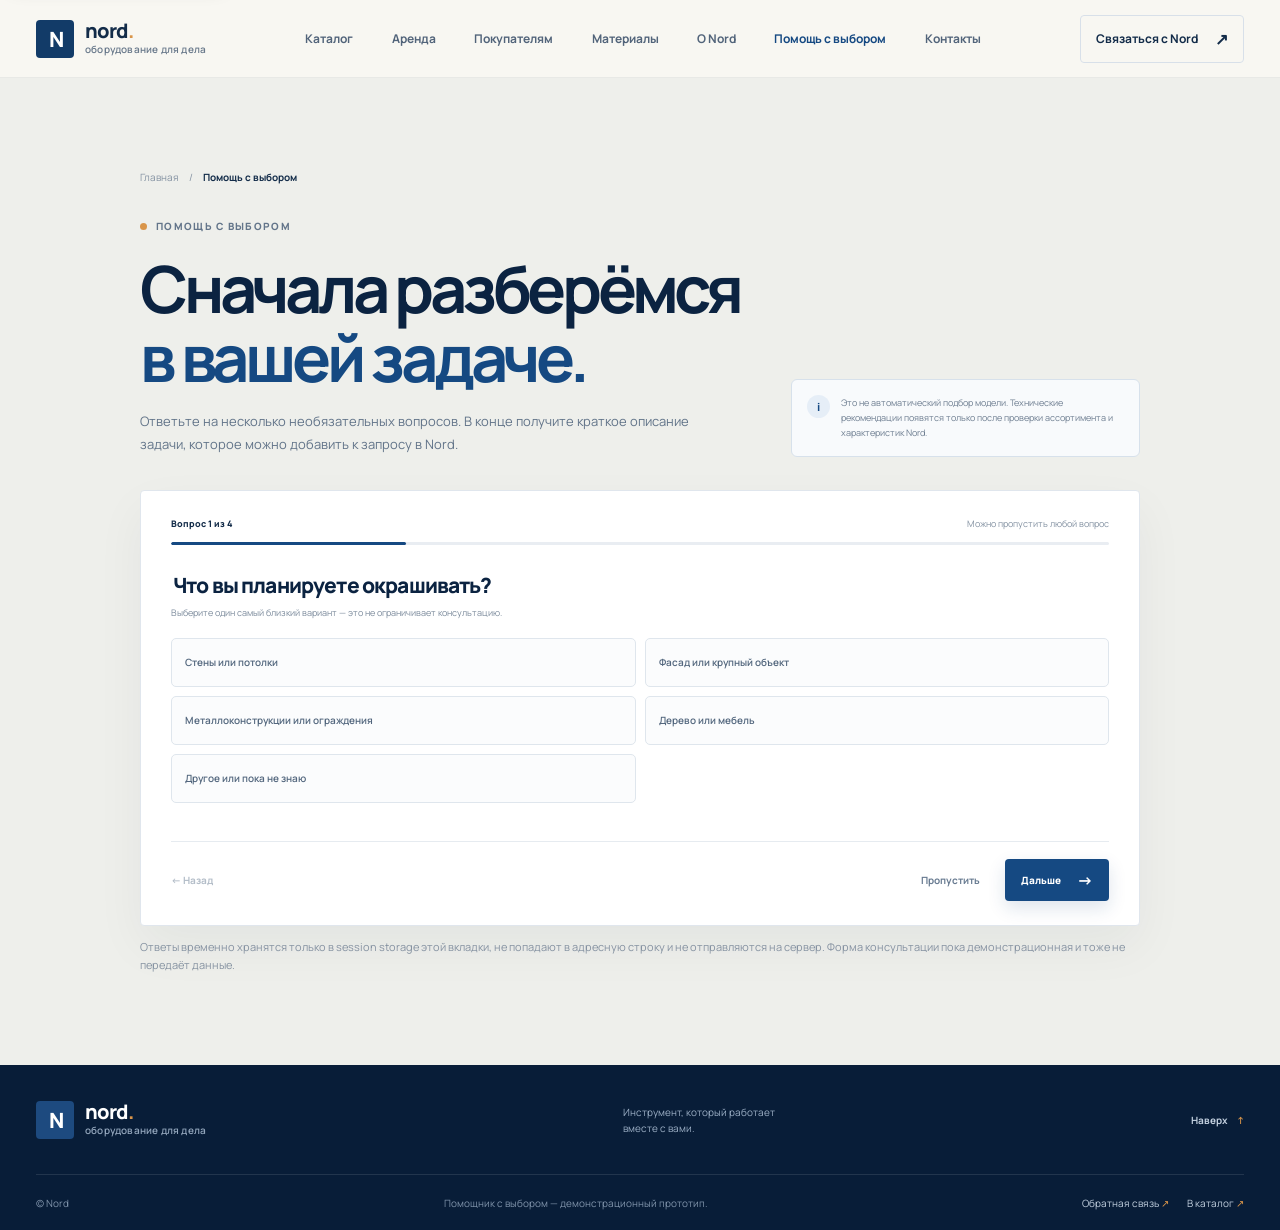
<file: selection.html>
<!doctype html>
<html lang="ru">
  <head>
    <meta charset="utf-8">
    <meta name="viewport" content="width=device-width, initial-scale=1">
    <meta name="theme-color" content="#f6f8fb">
    <meta
      name="description"
      content="Опишите задачу для окраски — Nord поможет подготовить вопросы и вводные для консультации по оборудованию."
    >
    <title>Помощь с выбором оборудования — Nord</title>
    <link rel="preconnect" href="https://fonts.googleapis.com">
    <link rel="preconnect" href="https://fonts.gstatic.com" crossorigin>
    <link
      href="https://fonts.googleapis.com/css2?family=Manrope:wght@400;500;600;700;800&display=swap"
      rel="stylesheet"
    >
    <link rel="stylesheet" href="styles.css">
    <script src="script.js" defer></script>
  </head>
  <body class="selection-page-body">
    <a class="skip-link" href="#main">Перейти к содержимому</a>
    <header class="site-header">
      <div class="container header-inner">
        <a class="brand" href="index.html" aria-label="Nord — на главную">
          <span class="brand-mark" aria-hidden="true">N</span>
          <span class="brand-copy">
            <span class="brand-name">nord<span>.</span></span>
            <span class="brand-caption">оборудование для дела</span>
          </span>
        </a>
        <button
          class="menu-toggle"
          type="button"
          aria-expanded="false"
          aria-controls="site-nav"
          aria-label="Открыть меню"
        >
          <span></span><span></span>
        </button>
        <nav class="site-nav" id="site-nav" aria-label="Основная навигация">
          <a href="catalog.html">Каталог</a>
          <a href="index.html#rental">Аренда</a>
          <a href="service.html">Покупателям</a>
          <a href="resources.html">Материалы</a>
          <a href="index.html#about">О Nord</a>
          <a href="selection.html" aria-current="page">Помощь с выбором</a>
          <a href="index.html#contacts">Контакты</a>
        </nav>
        <a class="header-cta" href="index.html#contacts">
          <span>Связаться с Nord</span>
          <span class="arrow" aria-hidden="true">↗</span>
        </a>
      </div>
    </header>

    <main id="main">
      <section class="selection-hero section-pad" id="top">
        <div class="container selection-container">
          <nav class="breadcrumbs" aria-label="Хлебные крошки">
            <a href="index.html">Главная</a>
            <span aria-hidden="true">/</span>
            <span aria-current="page">Помощь с выбором</span>
          </nav>

          <div class="selection-intro">
            <div>
              <p class="eyebrow"><span class="eyebrow-dot"></span> Помощь с выбором</p>
              <h1>Сначала разберёмся<br><span>в вашей задаче.</span></h1>
              <p class="selection-lead">Ответьте на несколько необязательных вопросов. В конце получите краткое описание задачи, которое можно добавить к запросу в Nord.</p>
            </div>
            <aside class="selection-promise">
              <span aria-hidden="true">i</span>
              <p>Это не автоматический подбор модели. Технические рекомендации появятся только после проверки ассортимента и характеристик Nord.</p>
            </aside>
          </div>

          <section class="selection-card" aria-labelledby="question-heading">
            <div class="selection-progress-row">
              <span id="selection-step-count" role="status" aria-live="polite">Вопрос 1 из 4</span>
              <span>Можно пропустить любой вопрос</span>
            </div>
            <div class="selection-progress" role="progressbar" aria-label="Ход подбора" aria-valuemin="1" aria-valuemax="4" aria-valuenow="1">
              <span class="selection-progress-fill"></span>
            </div>

            <div class="selection-context" id="selection-context" hidden>
              Вопрос по модели: <strong id="selection-model"></strong>
            </div>

            <div class="selection-wizard" id="selection-wizard">
              <fieldset class="selection-step" data-step="0">
                <legend id="question-heading" tabindex="-1">Что вы планируете окрашивать?</legend>
                <p class="selection-question-hint">Выберите один самый близкий вариант — это не ограничивает консультацию.</p>
                <div class="selection-options" role="group" aria-label="Что планируете окрашивать?">
                  <button type="button" class="selection-option" aria-pressed="false" data-value="Стены или потолки">Стены или потолки</button>
                  <button type="button" class="selection-option" aria-pressed="false" data-value="Фасад или крупный объект">Фасад или крупный объект</button>
                  <button type="button" class="selection-option" aria-pressed="false" data-value="Металлоконструкции или ограждения">Металлоконструкции или ограждения</button>
                  <button type="button" class="selection-option" aria-pressed="false" data-value="Дерево или мебель">Дерево или мебель</button>
                  <button type="button" class="selection-option" aria-pressed="false" data-value="Другое или пока не знаю">Другое или пока не знаю</button>
                </div>
              </fieldset>

              <fieldset class="selection-step" data-step="1" hidden>
                <legend tabindex="-1">С каким материалом планируете работать?</legend>
                <p class="selection-question-hint">Совместимость оборудования с материалом обязательно нужно подтвердить.</p>
                <div class="selection-options" role="group" aria-label="Материал для работы">
                  <button type="button" class="selection-option" aria-pressed="false" data-value="Краска или грунтовка на водной основе">Краска или грунтовка на водной основе</button>
                  <button type="button" class="selection-option" aria-pressed="false" data-value="Эмаль, лак или другой состав">Эмаль, лак или другой состав</button>
                  <button type="button" class="selection-option" aria-pressed="false" data-value="Защитный или специальный состав">Защитный или специальный состав</button>
                  <button type="button" class="selection-option" aria-pressed="false" data-value="Пока не определился">Пока не определился</button>
                </div>
              </fieldset>

              <fieldset class="selection-step" data-step="2" hidden>
                <legend tabindex="-1">Какой объём работ ожидается?</legend>
                <p class="selection-question-hint">Примерный ответ поможет сформулировать запрос, но не заменяет расчёт производительности.</p>
                <div class="selection-options" role="group" aria-label="Объём работ">
                  <button type="button" class="selection-option" aria-pressed="false" data-value="Небольшой разовый объём">Небольшой разовый объём</button>
                  <button type="button" class="selection-option" aria-pressed="false" data-value="Несколько помещений или регулярные работы">Несколько помещений или регулярные работы</button>
                  <button type="button" class="selection-option" aria-pressed="false" data-value="Крупный объект или постоянные работы">Крупный объект или постоянные работы</button>
                  <button type="button" class="selection-option" aria-pressed="false" data-value="Объём пока неизвестен">Объём пока неизвестен</button>
                </div>
              </fieldset>

              <fieldset class="selection-step" data-step="3" hidden>
                <legend tabindex="-1">Что особенно важно при выборе?</legend>
                <p class="selection-question-hint">Можно пропустить вопрос и обсудить приоритеты с консультантом.</p>
                <div class="selection-options" role="group" aria-label="Приоритеты выбора">
                  <button type="button" class="selection-option" aria-pressed="false" data-value="Простота настройки и обслуживания">Простота настройки и обслуживания</button>
                  <button type="button" class="selection-option" aria-pressed="false" data-value="Подходящий вариант для регулярной работы">Подходящий вариант для регулярной работы</button>
                  <button type="button" class="selection-option" aria-pressed="false" data-value="Вес и удобство перемещения">Вес и удобство перемещения</button>
                  <button type="button" class="selection-option" aria-pressed="false" data-value="Сначала хочу понять бюджет и комплектацию">Сначала хочу понять бюджет и комплектацию</button>
                  <button type="button" class="selection-option" aria-pressed="false" data-value="Нужна помощь разобраться в приоритетах">Нужна помощь разобраться в приоритетах</button>
                </div>
              </fieldset>

              <p class="selection-validation" id="selection-validation" role="status" aria-live="polite"></p>
              <div class="selection-controls">
                <button class="selection-back" id="selection-back" type="button" disabled>← Назад</button>
                <div class="selection-forward-controls">
                  <button class="selection-skip" id="selection-skip" type="button">Пропустить</button>
                  <button class="button button-primary" id="selection-next" type="button">Дальше <span aria-hidden="true">→</span></button>
                </div>
              </div>
            </div>

            <section class="selection-result" id="selection-result" aria-labelledby="result-heading" hidden>
              <p class="eyebrow"><span class="eyebrow-dot"></span> Ваш бриф</p>
              <h2 id="result-heading" tabindex="-1">Кратко о задаче</h2>
              <p class="selection-result-lead">Проверьте вводные. Этот список помогает начать разговор, но сам по себе не является технической рекомендацией.</p>
              <dl class="selection-summary" id="selection-summary"></dl>
              <div class="selection-result-note">
                <strong>Следующий шаг</strong>
                <p>Перед покупкой нужно сверить совместимость материала, характеристики модели, комплектность, цену и наличие.</p>
              </div>
              <div class="selection-result-controls">
                <button class="selection-back" id="selection-edit" type="button">← Изменить ответы</button>
                <a class="button button-primary" id="selection-contact" href="index.html#contacts">Передать вводные в Nord <span aria-hidden="true">↗</span></a>
              </div>
            </section>
          </section>
          <p class="selection-privacy-note">Ответы временно хранятся только в session storage этой вкладки, не попадают в адресную строку и не отправляются на сервер. Форма консультации пока демонстрационная и тоже не передаёт данные.</p>
        </div>
      </section>
    </main>

    <footer class="site-footer">
      <div class="container footer-top">
        <a class="brand footer-brand" href="index.html" aria-label="Nord — на главную">
          <span class="brand-mark" aria-hidden="true">N</span>
          <span class="brand-copy"><span class="brand-name">nord<span>.</span></span><span class="brand-caption">оборудование для дела</span></span>
        </a>
        <p>Инструмент, который работает<br>вместе с вами.</p>
        <a href="#top" class="back-top">Наверх <span aria-hidden="true">↑</span></a>
      </div>
      <div class="container footer-bottom">
        <span>© Nord</span>
        <span>Помощник с выбором — демонстрационный прототип.</span>
        <div class="footer-links">
          <a href="feedback.html">Обратная связь <span aria-hidden="true">↗</span></a>
          <a href="catalog.html">В каталог <span aria-hidden="true">↗</span></a>
        </div>
      </div>
    </footer>
  </body>
</html>
</file>
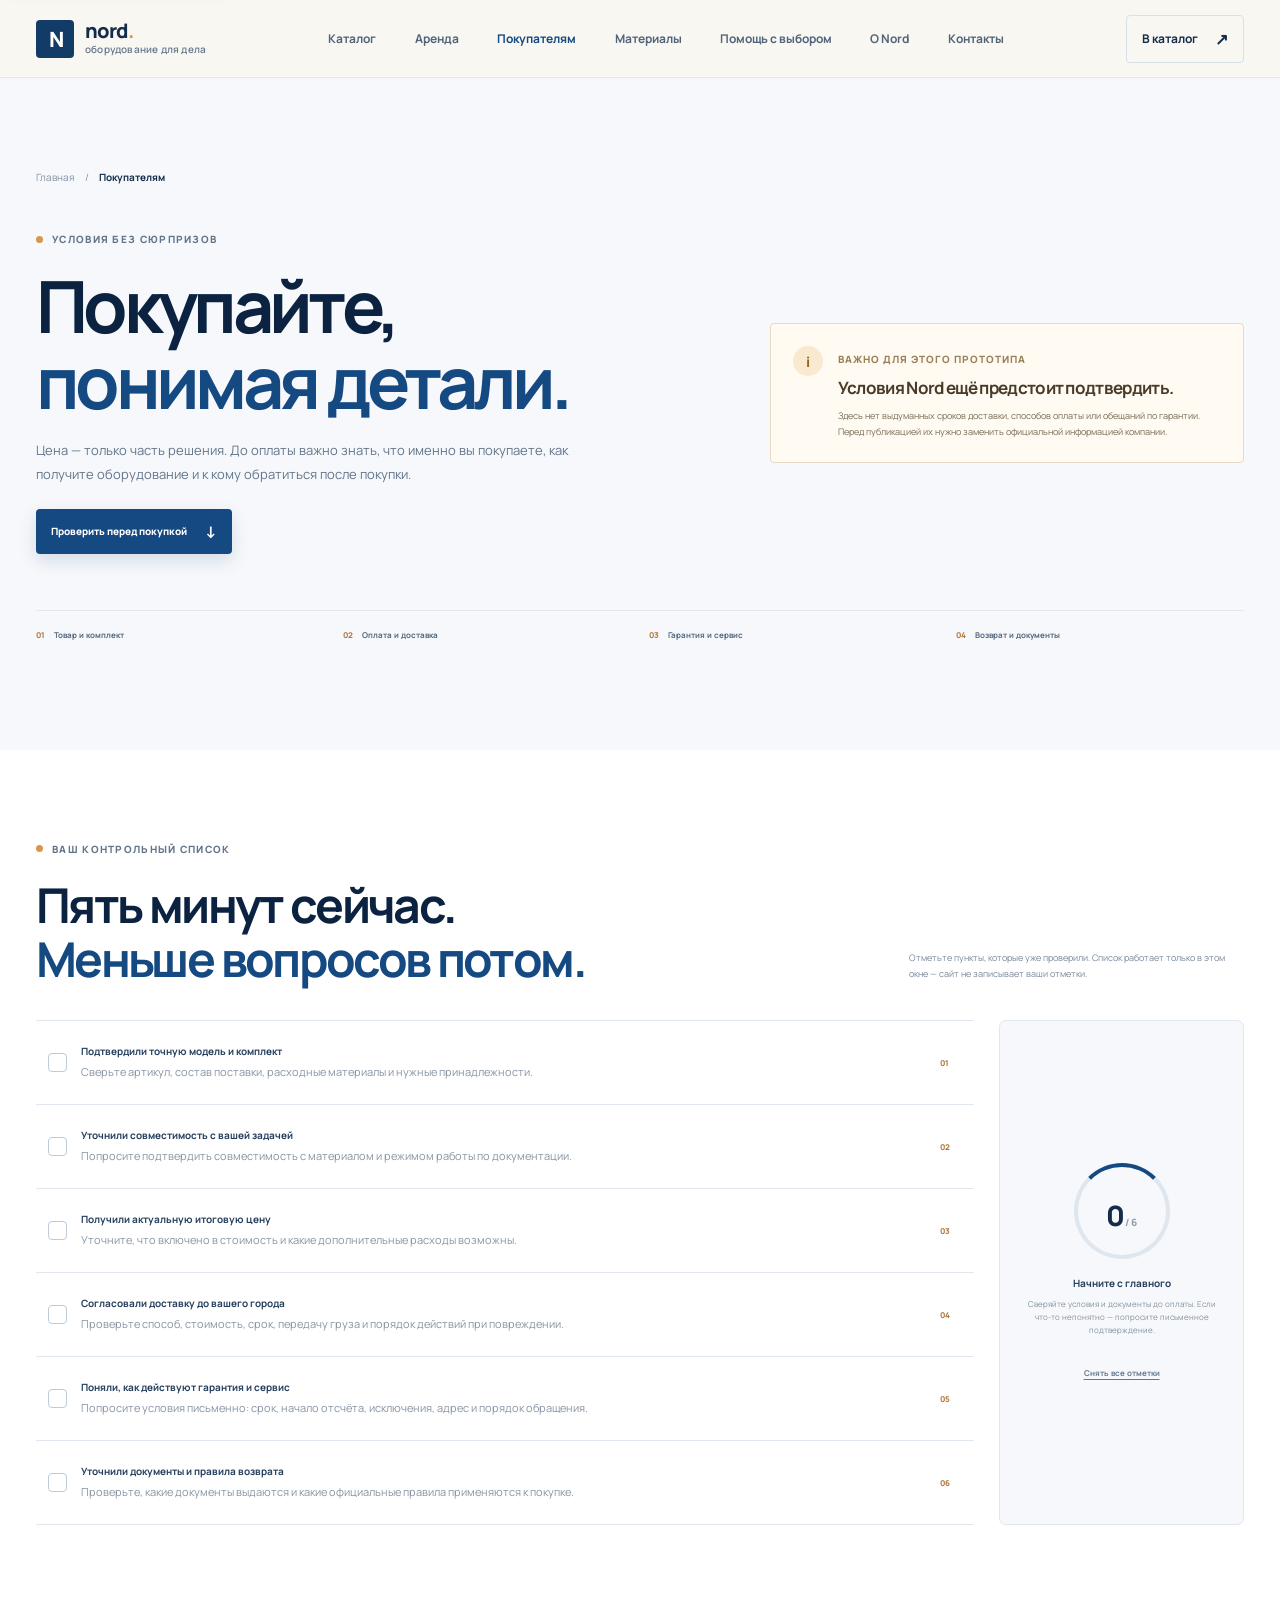
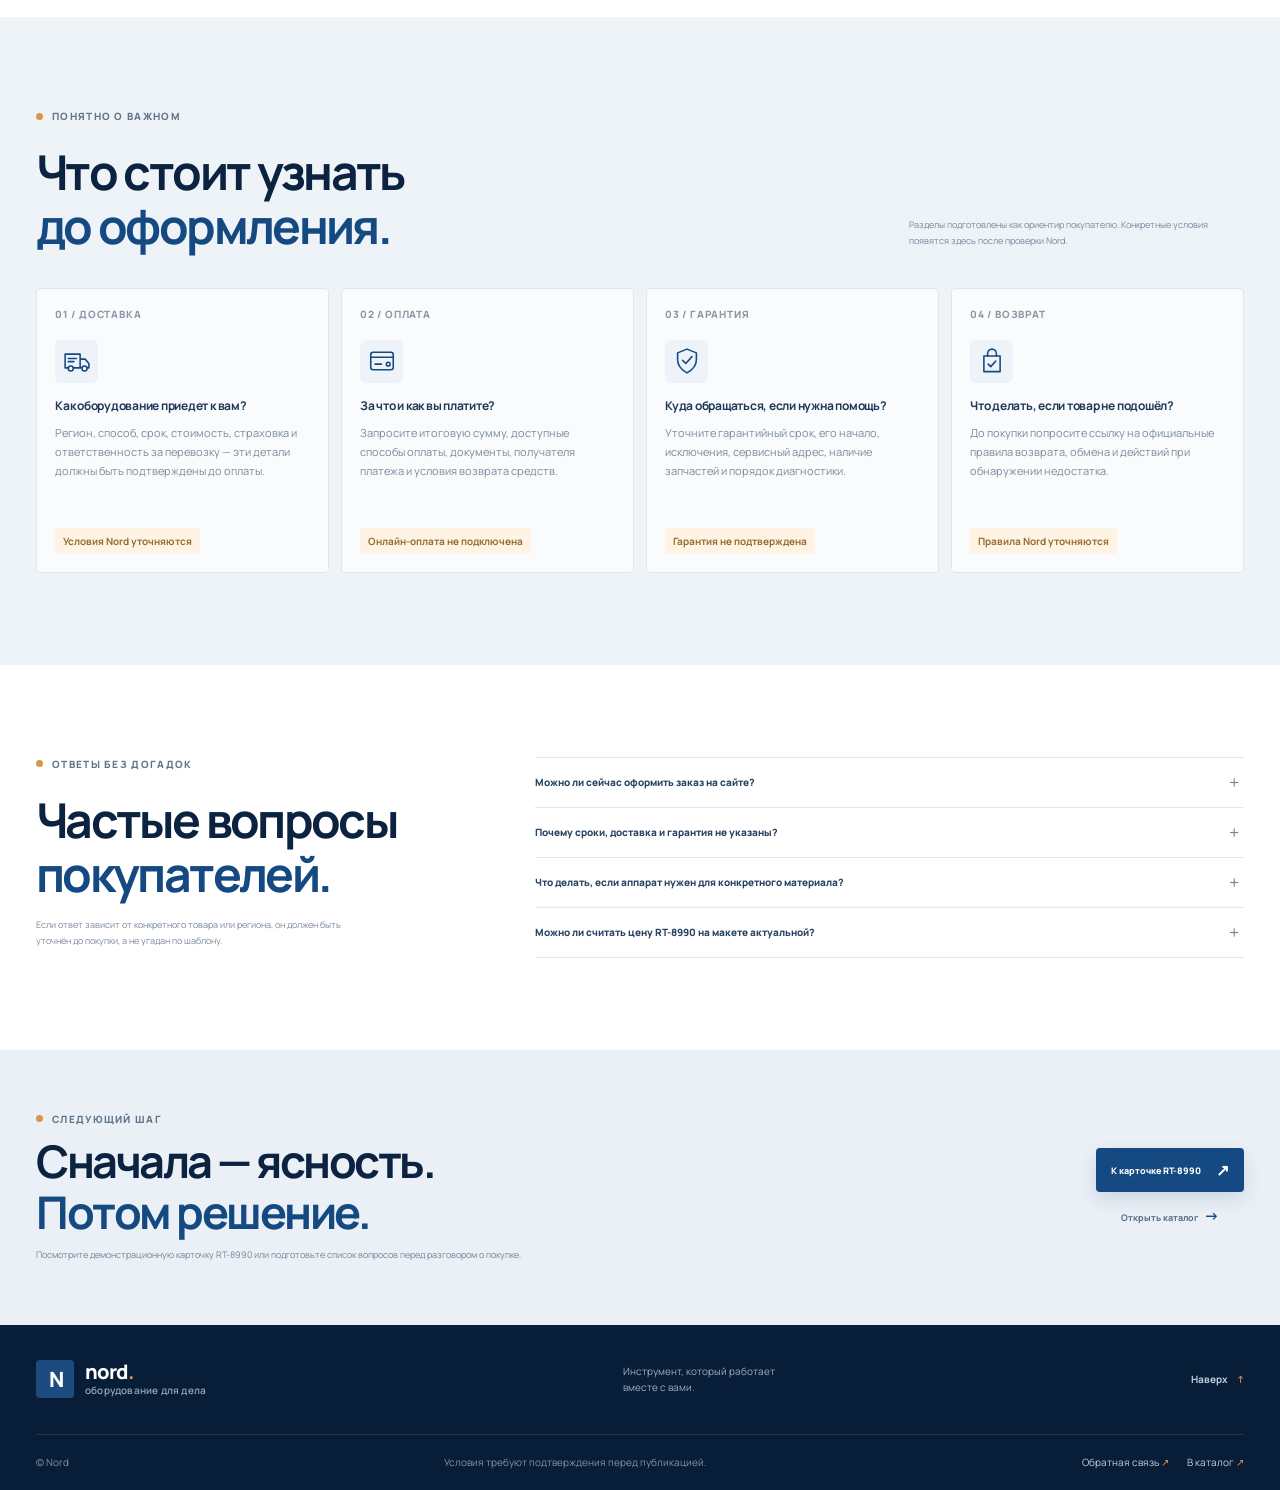
<file: service.html>
<!doctype html>
<html lang="ru">
  <head>
    <meta charset="utf-8">
    <meta name="viewport" content="width=device-width, initial-scale=1">
    <meta name="theme-color" content="#f6f8fb">
    <meta
      name="description"
      content="Памятка покупателю Nord: что проверить перед оплатой, доставкой, гарантией и обращением в сервис."
    >
    <title>Покупателям — Nord</title>
    <link rel="preconnect" href="https://fonts.googleapis.com">
    <link rel="preconnect" href="https://fonts.gstatic.com" crossorigin>
    <link
      href="https://fonts.googleapis.com/css2?family=Manrope:wght@400;500;600;700;800&display=swap"
      rel="stylesheet"
    >
    <link rel="stylesheet" href="styles.css">
    <script src="script.js" defer></script>
  </head>
  <body class="service-page-body">
    <a class="skip-link" href="#main">Перейти к содержимому</a>
    <header class="site-header">
      <div class="container header-inner">
        <a class="brand" href="index.html" aria-label="Nord — на главную">
          <span class="brand-mark" aria-hidden="true">N</span>
          <span class="brand-copy">
            <span class="brand-name">nord<span>.</span></span>
            <span class="brand-caption">оборудование для дела</span>
          </span>
        </a>
        <button
          class="menu-toggle"
          type="button"
          aria-expanded="false"
          aria-controls="site-nav"
          aria-label="Открыть меню"
        >
          <span></span><span></span>
        </button>
        <nav class="site-nav" id="site-nav" aria-label="Основная навигация">
          <a href="catalog.html">Каталог</a>
          <a href="index.html#rental">Аренда</a>
          <a href="service.html" aria-current="page">Покупателям</a>
          <a href="resources.html">Материалы</a>
          <a href="selection.html">Помощь с выбором</a>
          <a href="index.html#about">О Nord</a>
          <a href="index.html#contacts">Контакты</a>
        </nav>
        <a class="header-cta" href="catalog.html">
          <span>В каталог</span>
          <span class="arrow" aria-hidden="true">↗</span>
        </a>
      </div>
    </header>

    <main id="main">
      <section class="service-hero section-pad" id="top">
        <div class="container">
          <nav class="breadcrumbs" aria-label="Хлебные крошки">
            <a href="index.html">Главная</a>
            <span aria-hidden="true">/</span>
            <span aria-current="page">Покупателям</span>
          </nav>
          <div class="service-hero-grid">
            <div>
              <p class="eyebrow"><span class="eyebrow-dot"></span> Условия без сюрпризов</p>
              <h1>Покупайте,<br><span>понимая детали.</span></h1>
              <p class="service-lead">Цена — только часть решения. До оплаты важно знать, что именно вы покупаете, как получите оборудование и к кому обратиться после покупки.</p>
              <a class="button button-primary" href="#before-buying">Проверить перед покупкой <span aria-hidden="true">↓</span></a>
            </div>
            <aside class="service-status" role="note">
              <div class="service-status-mark" aria-hidden="true">i</div>
              <div>
                <span class="service-status-label">ВАЖНО ДЛЯ ЭТОГО ПРОТОТИПА</span>
                <h2>Условия Nord ещё предстоит подтвердить.</h2>
                <p>Здесь нет выдуманных сроков доставки, способов оплаты или обещаний по гарантии. Перед публикацией их нужно заменить официальной информацией компании.</p>
              </div>
            </aside>
          </div>
          <div class="service-trust-strip" aria-label="Что важно проверить">
            <span>01 <b>Товар и комплект</b></span>
            <span>02 <b>Оплата и доставка</b></span>
            <span>03 <b>Гарантия и сервис</b></span>
            <span>04 <b>Возврат и документы</b></span>
          </div>
        </div>
      </section>

      <section class="service-check-section section-pad" id="before-buying" aria-labelledby="service-check-title">
        <div class="container">
          <div class="service-section-heading">
            <div>
              <p class="eyebrow"><span class="eyebrow-dot"></span> Ваш контрольный список</p>
              <h2 id="service-check-title">Пять минут сейчас.<br><span>Меньше вопросов потом.</span></h2>
            </div>
            <p>Отметьте пункты, которые уже проверили. Список работает только в этом окне — сайт не записывает ваши отметки.</p>
          </div>

          <div class="service-checklist-layout">
            <div class="service-checklist" id="buyer-checklist" aria-label="Контрольный список перед покупкой">
              <label class="service-check-item">
                <input type="checkbox" name="check-product">
                <span class="service-check-box" aria-hidden="true"></span>
                <span><strong>Подтвердили точную модель и комплект</strong><small>Сверьте артикул, состав поставки, расходные материалы и нужные принадлежности.</small></span>
                <span class="service-check-number">01</span>
              </label>
              <label class="service-check-item">
                <input type="checkbox" name="check-fit">
                <span class="service-check-box" aria-hidden="true"></span>
                <span><strong>Уточнили совместимость с вашей задачей</strong><small>Попросите подтвердить совместимость с материалом и режимом работы по документации.</small></span>
                <span class="service-check-number">02</span>
              </label>
              <label class="service-check-item">
                <input type="checkbox" name="check-price">
                <span class="service-check-box" aria-hidden="true"></span>
                <span><strong>Получили актуальную итоговую цену</strong><small>Уточните, что включено в стоимость и какие дополнительные расходы возможны.</small></span>
                <span class="service-check-number">03</span>
              </label>
              <label class="service-check-item">
                <input type="checkbox" name="check-delivery">
                <span class="service-check-box" aria-hidden="true"></span>
                <span><strong>Согласовали доставку до вашего города</strong><small>Проверьте способ, стоимость, срок, передачу груза и порядок действий при повреждении.</small></span>
                <span class="service-check-number">04</span>
              </label>
              <label class="service-check-item">
                <input type="checkbox" name="check-warranty">
                <span class="service-check-box" aria-hidden="true"></span>
                <span><strong>Поняли, как действуют гарантия и сервис</strong><small>Попросите условия письменно: срок, начало отсчёта, исключения, адрес и порядок обращения.</small></span>
                <span class="service-check-number">05</span>
              </label>
              <label class="service-check-item">
                <input type="checkbox" name="check-documents">
                <span class="service-check-box" aria-hidden="true"></span>
                <span><strong>Уточнили документы и правила возврата</strong><small>Проверьте, какие документы выдаются и какие официальные правила применяются к покупке.</small></span>
                <span class="service-check-number">06</span>
              </label>
            </div>
            <aside class="service-check-progress" aria-live="polite">
              <div class="service-progress-ring" aria-hidden="true"><span id="check-count">0</span><small>/ 6</small></div>
              <strong id="check-progress-title">Начните с главного</strong>
              <p id="check-progress-copy">Сверяйте условия и документы до оплаты. Если что-то непонятно — попросите письменное подтверждение.</p>
              <button class="service-reset-button" id="reset-checklist" type="button">Снять все отметки</button>
            </aside>
          </div>
        </div>
      </section>

      <section class="service-terms-section section-pad" aria-labelledby="terms-heading">
        <div class="container">
          <div class="service-section-heading">
            <div>
              <p class="eyebrow"><span class="eyebrow-dot"></span> Понятно о важном</p>
              <h2 id="terms-heading">Что стоит узнать<br><span>до оформления.</span></h2>
            </div>
            <p>Разделы подготовлены как ориентир покупателю. Конкретные условия появятся здесь после проверки Nord.</p>
          </div>
          <div class="service-terms-grid">
            <article class="service-term-card">
              <span class="service-term-number">01 / ДОСТАВКА</span>
              <div class="service-term-icon" aria-hidden="true">
                <svg viewBox="0 0 48 48" fill="none"><path d="M5 13h24v22H5zM29 21h8l6 7v7H29z" stroke="currentColor" stroke-width="2.5" stroke-linejoin="round"/><circle cx="14" cy="36" r="4" fill="white" stroke="currentColor" stroke-width="2.5"/><circle cx="36" cy="36" r="4" fill="white" stroke="currentColor" stroke-width="2.5"/><path d="M10 20h13m-13 5h9" stroke="currentColor" stroke-width="2.5" stroke-linecap="round"/></svg>
              </div>
              <h3>Как оборудование приедет к вам?</h3>
              <p>Регион, способ, срок, стоимость, страховка и ответственность за перевозку — эти детали должны быть подтверждены до оплаты.</p>
              <span class="service-term-status">Условия Nord уточняются</span>
            </article>
            <article class="service-term-card">
              <span class="service-term-number">02 / ОПЛАТА</span>
              <div class="service-term-icon" aria-hidden="true">
                <svg viewBox="0 0 48 48" fill="none"><rect x="6" y="10" width="36" height="28" rx="4" stroke="currentColor" stroke-width="2.5"/><path d="M7 18h34M13 29h10" stroke="currentColor" stroke-width="2.5" stroke-linecap="round"/><circle cx="34" cy="29" r="3" stroke="currentColor" stroke-width="2.5"/></svg>
              </div>
              <h3>За что и как вы платите?</h3>
              <p>Запросите итоговую сумму, доступные способы оплаты, документы, получателя платежа и условия возврата средств.</p>
              <span class="service-term-status">Онлайн-оплата не подключена</span>
            </article>
            <article class="service-term-card">
              <span class="service-term-number">03 / ГАРАНТИЯ</span>
              <div class="service-term-icon" aria-hidden="true">
                <svg viewBox="0 0 48 48" fill="none"><path d="M24 5 39 11v11c0 10-6 16-15 21C15 38 9 32 9 22V11l15-6Z" stroke="currentColor" stroke-width="2.5" stroke-linejoin="round"/><path d="m17 23 5 5 10-11" stroke="currentColor" stroke-width="2.5" stroke-linecap="round" stroke-linejoin="round"/></svg>
              </div>
              <h3>Куда обращаться, если нужна помощь?</h3>
              <p>Уточните гарантийный срок, его начало, исключения, сервисный адрес, наличие запчастей и порядок диагностики.</p>
              <span class="service-term-status">Гарантия не подтверждена</span>
            </article>
            <article class="service-term-card">
              <span class="service-term-number">04 / ВОЗВРАТ</span>
              <div class="service-term-icon" aria-hidden="true">
                <svg viewBox="0 0 48 48" fill="none"><path d="M11 16h26v25H11z" stroke="currentColor" stroke-width="2.5" stroke-linejoin="round"/><path d="M17 16v-4a7 7 0 0 1 14 0v4M18 29l4 4 8-9" stroke="currentColor" stroke-width="2.5" stroke-linecap="round" stroke-linejoin="round"/></svg>
              </div>
              <h3>Что делать, если товар не подошёл?</h3>
              <p>До покупки попросите ссылку на официальные правила возврата, обмена и действий при обнаружении недостатка.</p>
              <span class="service-term-status">Правила Nord уточняются</span>
            </article>
          </div>
        </div>
      </section>

      <section class="service-faq-section section-pad" aria-labelledby="service-faq-title">
        <div class="container service-faq-grid">
          <div>
            <p class="eyebrow"><span class="eyebrow-dot"></span> Ответы без догадок</p>
            <h2 id="service-faq-title">Частые вопросы<br><span>покупателей.</span></h2>
            <p>Если ответ зависит от конкретного товара или региона, он должен быть уточнён до покупки, а не угадан по шаблону.</p>
          </div>
          <div class="service-faq-list">
            <details>
              <summary>Можно ли сейчас оформить заказ на сайте?</summary>
              <p>Нет. Это прототип: корзина, заказ и оплата не подключены. Кнопки запроса на демонстрационных страницах не отправляют данные Nord.</p>
            </details>
            <details>
              <summary>Почему сроки, доставка и гарантия не указаны?</summary>
              <p>Подтверждённых условий Nord пока нет. Не публикуем догадки: запросите их у продавца и проверьте до оплаты.</p>
            </details>
            <details>
              <summary>Что делать, если аппарат нужен для конкретного материала?</summary>
              <p>Сообщите точное название материала и условия работы. Попросите подтвердить совместимость со ссылкой на документацию производителя или письменный ответ.</p>
            </details>
            <details>
              <summary>Можно ли считать цену RT-8990 на макете актуальной?</summary>
              <p>Нет. Модель и цена 189 900 ₽ взяты из чернового макета и требуют подтверждения. Это не оферта и не итоговая стоимость.</p>
            </details>
          </div>
        </div>
      </section>

      <section class="service-bottom-cta">
        <div class="container service-bottom-cta-inner">
          <div>
            <p class="eyebrow"><span class="eyebrow-dot"></span> Следующий шаг</p>
            <h2>Сначала — ясность.<br><span>Потом решение.</span></h2>
            <p>Посмотрите демонстрационную карточку RT-8990 или подготовьте список вопросов перед разговором о покупке.</p>
          </div>
          <div class="service-bottom-actions">
            <a class="button button-primary" href="product.html">К карточке RT-8990 <span aria-hidden="true">↗</span></a>
            <a class="text-link" href="catalog.html">Открыть каталог <span aria-hidden="true">→</span></a>
          </div>
        </div>
      </section>
    </main>

    <footer class="site-footer">
      <div class="container footer-top">
        <a class="brand footer-brand" href="index.html" aria-label="Nord — на главную">
          <span class="brand-mark" aria-hidden="true">N</span>
          <span class="brand-copy"><span class="brand-name">nord<span>.</span></span><span class="brand-caption">оборудование для дела</span></span>
        </a>
        <p>Инструмент, который работает<br>вместе с вами.</p>
        <a href="#top" class="back-top">Наверх <span aria-hidden="true">↑</span></a>
      </div>
      <div class="container footer-bottom">
        <span>© Nord</span>
        <span>Условия требуют подтверждения перед публикацией.</span>
        <div class="footer-links">
          <a href="feedback.html">Обратная связь <span aria-hidden="true">↗</span></a>
          <a href="catalog.html">В каталог <span aria-hidden="true">↗</span></a>
        </div>
      </div>
    </footer>
  </body>
</html>
</file>
<file: styles.css>
:root {
  color-scheme: light;
  --ink: #102b4c;
  --ink-strong: #0b2341;
  --blue: #123d75;
  --blue-dark: #09254a;
  --muted: #66778b;
  --line: #dfe6ee;
  --paper: #f6f8fb;
  --white: #fff;
  --orange: #f2a24b;
  --font: "Manrope", "Segoe UI", sans-serif;
}

* { box-sizing: border-box; }
html { scroll-behavior: smooth; scroll-padding-top: 92px; }
body {
  margin: 0;
  background: var(--paper);
  color: var(--ink);
  font-family: var(--font);
  -webkit-font-smoothing: antialiased;
}
a { color: inherit; text-decoration: none; }
button, input, textarea { font: inherit; }
button, a { -webkit-tap-highlight-color: transparent; }
::selection { background: #cfe1f4; color: var(--ink-strong); }
.container { width: min(1180px, calc(100% - 64px)); margin-inline: auto; }
.section-pad { padding-block: 112px; }
.skip-link {
  position: fixed; top: 10px; left: 10px; z-index: 100;
  transform: translateY(-160%); padding: 12px 16px; background: white;
  color: var(--ink); border-radius: 8px; box-shadow: 0 4px 20px #0b234133;
}
.skip-link:focus { transform: translateY(0); }
:focus-visible { outline: 3px solid #f2a24b; outline-offset: 4px; }

.site-header {
  position: sticky; top: 0; z-index: 20;
  height: 82px; background: rgb(246 248 251 / 92%);
  border-bottom: 1px solid rgb(16 43 76 / 8%);
  backdrop-filter: blur(14px);
}
.header-inner { display: flex; align-items: center; height: 100%; }
.brand { display: inline-flex; align-items: center; gap: 10px; flex: 0 0 auto; }
.brand-mark {
  display: grid; place-items: center; width: 38px; height: 38px;
  background: var(--blue); color: white; border-radius: 11px;
  font-size: 21px; line-height: 1; font-weight: 800; letter-spacing: -2px;
}
.brand-copy { display: grid; gap: 1px; }
.brand-name { font-size: 20px; line-height: 1; font-weight: 800; letter-spacing: -.8px; }
.brand-name > span { color: var(--orange); }
.brand-caption { color: var(--muted); font-size: 9px; font-weight: 600; letter-spacing: .02em; }
.site-nav { display: flex; gap: clamp(20px, 3vw, 42px); align-items: center; margin-inline: auto; }
.site-nav a, .header-cta { font-size: 12px; font-weight: 700; transition: color .2s ease; }
.site-nav a { color: #52647a; }
.site-nav a:hover, .site-nav a:focus-visible { color: var(--blue); }
.header-cta {
  display: inline-flex; align-items: center; gap: 17px; color: var(--ink);
  padding: 12px 15px; border: 1px solid #d8e0e9; border-radius: 8px;
}
.header-cta:hover { border-color: var(--blue); color: var(--blue); }
.arrow { font-size: 16px; }
.menu-toggle { display: none; }

.hero { position: relative; overflow: hidden; padding-top: 83px; padding-bottom: 29px; }
.hero-grid { display: grid; grid-template-columns: 1.05fr .95fr; align-items: center; min-height: 505px; }
.hero-copy { position: relative; z-index: 2; padding-bottom: 20px; }
.eyebrow {
  display: flex; align-items: center; gap: 9px; margin: 0 0 22px;
  color: #63758a; font-size: 10px; font-weight: 800; letter-spacing: .13em; text-transform: uppercase;
}
.eyebrow-dot { width: 7px; height: 7px; background: var(--orange); border-radius: 50%; }
h1, h2, h3, p { margin-top: 0; }
h1 {
  margin-bottom: 22px; color: var(--ink-strong);
  font-size: clamp(48px, 6vw, 76px); line-height: 1.06;
  font-weight: 700; letter-spacing: -.065em;
}
h1 span, h2 span { color: var(--blue); }
.hero-lead { max-width: 450px; margin-bottom: 30px; color: #5d6f83; font-size: 15px; line-height: 1.8; }
.hero-actions { display: flex; flex-wrap: wrap; align-items: center; gap: 25px; }
.button {
  display: inline-flex; min-height: 50px; padding: 0 19px; gap: 22px;
  align-items: center; justify-content: center; border: 0; border-radius: 7px;
  font-size: 12px; font-weight: 800; cursor: pointer;
  transition: transform .2s ease, background .2s ease, box-shadow .2s ease;
}
.button:hover { transform: translateY(-2px); }
.button-primary { background: var(--blue); color: white; box-shadow: 0 7px 18px #123d7524; }
.button-primary:hover { background: #0d3263; box-shadow: 0 10px 22px #123d7535; }
.button > span { font-size: 16px; }
.text-link { color: #566a80; font-size: 11px; font-weight: 700; }
.text-link span { margin-left: 4px; color: var(--blue); font-size: 15px; }
.hero-note { display: flex; align-items: center; gap: 11px; margin-top: 39px; color: #76869a; font-size: 9px; line-height: 1.65; font-weight: 600; }
.note-line { width: 27px; height: 1px; background: var(--orange); }
.hero-art {
  position: relative; display: grid; place-items: center; min-height: 485px; isolation: isolate;
  background: radial-gradient(ellipse at 52% 56%, #e4ebf3 0, #e9eef4 35%, transparent 70%);
}
.hero-art::before {
  content: ""; position: absolute; z-index: -1; width: min(85%, 440px); aspect-ratio: 1;
  border: 1px solid #d5dee8; border-radius: 50%; box-shadow: 0 0 0 42px #e7edf3, 0 0 0 43px #dbe3ec;
}
.art-orbit { position: absolute; border: 1px solid #d5dee8; border-radius: 50%; }
.orbit-one { width: 68%; aspect-ratio: 1; transform: rotate(-27deg) scaleY(.36); }
.orbit-two { width: 82%; aspect-ratio: 1; transform: rotate(35deg) scaleY(.34); border-style: dashed; }
.sprayer-art { position: relative; z-index: 1; width: 91%; max-width: 530px; filter: drop-shadow(0 16px 11px #123d7515); }
.art-label { position: absolute; z-index: 2; display: flex; align-items: center; gap: 8px; font-size: 8px; font-weight: 800; letter-spacing: .12em; }
.label-top { top: 12%; right: 1%; writing-mode: vertical-rl; color: #8797a9; }
.label-top span { color: var(--orange); }
.label-bottom { bottom: 9%; left: 3%; color: #74859a; }
.label-pulse { width: 6px; height: 6px; background: #76a48d; border-radius: 50%; box-shadow: 0 0 0 4px #76a48d23; }
.art-sticker {
  position: absolute; right: 5%; bottom: 17%; z-index: 2; display: flex;
  align-items: center; gap: 11px; padding: 12px 14px; background: white;
  border: 1px solid #e7ebf0; border-radius: 6px; box-shadow: 0 9px 26px #14365b12;
  color: var(--ink); font-size: 9px; font-weight: 800; line-height: 1.45;
}
.sticker-star { color: var(--orange); font-size: 23px; }
.hero-bottom { display: flex; gap: 18px; align-items: center; color: #8391a1; font-size: 9px; font-weight: 700; letter-spacing: .04em; }
.hero-bottom-line { width: 50px; height: 1px; background: #d1dae4; }
.hero-bottom a { margin-left: auto; color: var(--blue); letter-spacing: 0; }
.hero-bottom a span { padding-left: 6px; }

.catalog { background: white; }
.section-heading { display: flex; justify-content: space-between; align-items: end; gap: 40px; margin-bottom: 49px; }
.section-heading .eyebrow, .featured-copy .eyebrow, .help .eyebrow { margin-bottom: 18px; }
h2 { margin-bottom: 0; color: var(--ink-strong); font-size: clamp(36px, 4.3vw, 54px); line-height: 1.13; font-weight: 700; letter-spacing: -.055em; }
.section-intro { max-width: 350px; margin-bottom: 5px; color: var(--muted); font-size: 12px; line-height: 1.8; }
.category-grid { display: grid; grid-template-columns: 1.15fr 1fr 1fr; gap: 14px; }
.category-card {
  position: relative; display: flex; min-height: 290px; flex-direction: column;
  padding: 23px 24px 18px; overflow: hidden; border: 1px solid #e6ebf0;
  border-radius: 8px; background: #fafbfd; transition: transform .25s ease, border-color .25s ease, box-shadow .25s ease;
}
.category-card:hover { transform: translateY(-4px); border-color: #bbccdf; box-shadow: 0 13px 35px #0b23410d; }
.category-main { background: #f0f4f9; border-color: #e3eaf2; }
.category-number { color: #8796a7; font-size: 8px; font-weight: 800; letter-spacing: .11em; }
.category-icon { display: grid; place-items: center; width: 56px; height: 56px; margin-top: 28px; border-radius: 50%; }
.category-icon svg { width: 33px; height: 33px; }
.icon-spray { background: #dfe9f4; color: var(--blue); }
.icon-parts { background: #f3e9dc; color: #b67c37; }
.icon-help { background: #e3eee9; color: #56836b; }
.category-title { margin-top: 22px; color: var(--ink-strong); font-size: 20px; line-height: 1.32; font-weight: 700; letter-spacing: -.04em; }
.category-footer { display: flex; align-items: center; justify-content: space-between; gap: 12px; margin-top: auto; padding-top: 22px; color: #7b8999; font-size: 9px; font-weight: 600; }
.category-footer span { color: var(--blue); font-size: 14px; }

.featured { background: #eff3f7; }
.featured-grid { display: grid; grid-template-columns: 1fr .94fr; gap: clamp(50px, 9vw, 120px); align-items: center; }
.featured-visual {
  position: relative; display: grid; min-height: 405px; place-items: center; overflow: hidden;
  border-radius: 8px; background: #e4ebf2;
}
.featured-visual::before, .featured-visual::after { content: ""; position: absolute; border: 1px solid #d3dde7; border-radius: 50%; }
.featured-visual::before { width: 73%; aspect-ratio: 1; }
.featured-visual::after { width: 91%; aspect-ratio: 1; }
.featured-visual svg { position: relative; z-index: 1; width: min(95%, 430px); }
.featured-tag, .visual-caption { position: absolute; z-index: 2; color: #6d7e92; font-size: 8px; font-weight: 800; letter-spacing: .1em; }
.featured-tag { top: 24px; left: 25px; padding: 8px 10px; border: 1px solid #cad5e1; border-radius: 4px; }
.visual-caption { right: 23px; bottom: 20px; font-weight: 600; letter-spacing: 0; }
.featured-copy h2 { margin-bottom: 17px; font-size: clamp(38px, 4.2vw, 52px); }
.featured-description { max-width: 420px; margin-bottom: 28px; color: var(--muted); font-size: 12px; line-height: 1.85; }
.demo-product { padding: 19px 20px; background: white; border: 1px solid #e2e8ef; border-radius: 7px; }
.demo-top, .demo-bottom { display: flex; align-items: center; justify-content: space-between; gap: 12px; }
.demo-top { color: #8090a1; font-size: 8px; font-weight: 800; letter-spacing: .1em; }
.demo-badge { padding: 6px 8px; border-radius: 3px; background: #fff2df; color: #9a681f; font-size: 7px; }
.demo-name { margin: 17px 0; color: var(--ink-strong); font-size: 15px; font-weight: 800; }
.demo-price { display: grid; gap: 2px; color: var(--ink); font-size: 16px; font-weight: 800; }
.demo-price small { color: #8a98a8; font-size: 8px; font-weight: 600; }
.button-dark { min-height: 42px; padding-inline: 13px; gap: 12px; background: var(--ink-strong); color: white; font-size: 10px; }
.button-dark:hover { background: #17477f; }
.demo-disclaimer { margin: 10px 0 0; color: #758497; font-size: 9px; line-height: 1.65; }

.about { background: var(--blue-dark); color: white; }
.about-grid { display: grid; grid-template-columns: .83fr 1.17fr; gap: clamp(45px, 8vw, 100px); }
.eyebrow-light { color: #a9bbd0; }
.about-heading h2 { margin-bottom: 18px; color: white; font-size: clamp(42px, 5vw, 61px); }
.about-heading h2 span { color: #a9c7e9; }
.about-heading > p:not(.eyebrow) { max-width: 320px; margin-bottom: 27px; color: #b4c2d2; font-size: 12px; line-height: 1.8; }
.light-link { color: white; font-size: 11px; font-weight: 700; }
.light-link span { margin-left: 6px; color: var(--orange); }
.benefit-list { border-top: 1px solid #ffffff24; }
.benefit {
  display: grid; grid-template-columns: 40px 1fr 20px; gap: 18px; align-items: start;
  padding: 24px 0; border-bottom: 1px solid #ffffff24;
}
.benefit-index { padding-top: 3px; color: #8ea8c4; font-size: 9px; font-weight: 800; }
.benefit h3 { margin-bottom: 7px; color: white; font-size: 16px; font-weight: 700; letter-spacing: -.02em; }
.benefit p { max-width: 390px; margin-bottom: 0; color: #afbed0; font-size: 11px; line-height: 1.7; }
.benefit-arrow { padding-top: 2px; color: #90afd0; }

.help { background: white; }
.help-grid { display: grid; grid-template-columns: .8fr 1.2fr; gap: clamp(50px, 9vw, 120px); }
.help h2 { font-size: clamp(42px, 5vw, 61px); }
.help h2 span { color: var(--blue); }
.steps { border-top: 1px solid var(--line); }
.step { display: grid; grid-template-columns: 38px 1fr; gap: 15px; padding: 21px 0; border-bottom: 1px solid var(--line); }
.step > span { color: #b47c3a; font-size: 9px; font-weight: 800; }
.step p { margin: 0; color: #748397; font-size: 11px; line-height: 1.7; }
.step strong { color: var(--ink); font-size: 12px; }
.help-start-button { margin-top: 22px; }
.help-start-button { margin-top: 22px; }

.contact { position: relative; overflow: hidden; background: #123d75; color: white; }
.contact::after {
  content: ""; position: absolute; right: -210px; bottom: -380px; width: 650px; height: 650px;
  border: 1px solid #ffffff15; border-radius: 50%; box-shadow: 0 0 0 45px #ffffff08, 0 0 0 90px #ffffff05;
}
.contact-grid { position: relative; z-index: 1; display: grid; grid-template-columns: 1fr .82fr; gap: clamp(50px, 9vw, 115px); align-items: center; }
.contact-copy h2 { margin-bottom: 20px; color: white; font-size: clamp(39px, 4.8vw, 58px); }
.contact-copy h2 span { color: #b7cee8; }
.contact-copy > p:not(.eyebrow) { max-width: 420px; color: #bfd0e2; font-size: 12px; line-height: 1.8; }
.contact-detail { display: flex; align-items: center; gap: 12px; margin-top: 35px; color: #bfd0e2; font-size: 10px; line-height: 1.7; }
.contact-detail strong { color: white; font-weight: 700; }
.contact-detail-icon { display: grid; place-items: center; width: 34px; height: 34px; border: 1px solid #ffffff42; border-radius: 50%; color: var(--orange); font-size: 15px; }
.contact-form { padding: 27px; background: white; border-radius: 8px; color: var(--ink); box-shadow: 0 15px 40px #071d3b24; }
.form-heading { margin-bottom: 23px; color: var(--ink-strong); font-size: 16px; font-weight: 800; }
.contact-form label { display: block; margin: 16px 0 7px; color: #52647a; font-size: 10px; font-weight: 700; }
.contact-form label span { color: #96a2b0; font-weight: 500; }
.contact-form input, .contact-form textarea {
  display: block; width: 100%; padding: 12px 13px; border: 1px solid #dfe6ed;
  border-radius: 5px; background: #fbfcfd; color: var(--ink); font-size: 11px;
  transition: border-color .2s ease, box-shadow .2s ease;
}
.contact-form input { min-height: 43px; }
.contact-form textarea { min-height: 82px; resize: vertical; }
.contact-form input::placeholder, .contact-form textarea::placeholder { color: #a2adba; }
.contact-form input:focus, .contact-form textarea:focus { border-color: #5a83b2; outline: none; box-shadow: 0 0 0 3px #123d7517; }
.contact-form input[aria-invalid="true"] { border-color: #c64b4b; }
.field-hint { display: block; margin-top: 6px; color: #8b98a7; font-size: 8px; }
.form-submit { width: 100%; margin-top: 18px; }
.form-status { min-height: 0; margin: 0; color: #2d704c; font-size: 10px; line-height: 1.6; }
.form-status:not(:empty) { margin-top: 12px; padding: 10px; border-radius: 4px; background: #edf7f0; }
.form-status.is-error { color: #9b3030; background: #fff0f0; }
.form-disclaimer { margin: 10px 0 0; color: #8b98a7; font-size: 8px; text-align: center; line-height: 1.5; }

.site-footer { background: #081d38; color: white; }
.footer-top { display: flex; min-height: 110px; align-items: center; justify-content: space-between; gap: 30px; border-bottom: 1px solid #ffffff1b; }
.footer-brand .brand-mark { background: #1d4a7f; }
.footer-brand .brand-caption { color: #93a6bc; }
.footer-top > p { margin: 0; color: #9cafc5; font-size: 10px; line-height: 1.6; }
.back-top { color: #c3d0df; font-size: 10px; font-weight: 700; }
.back-top span { margin-left: 7px; color: var(--orange); }
.footer-bottom { display: flex; min-height: 55px; align-items: center; justify-content: space-between; gap: 20px; color: #8094ab; font-size: 8px; }
.footer-bottom a { color: #c2d0df; }
.footer-bottom a span { color: var(--orange); }
.footer-links { display: flex; align-items: center; gap: 18px; }
.footer-links a { white-space: nowrap; }
.feedback-contact-link { display: grid; gap: 5px; width: fit-content; margin-top: 20px; color: #d0ddec; font-size: 9px; line-height: 1.5; }
.feedback-contact-link span { color: #fff; font-weight: 800; }
.feedback-contact-link:hover span { color: #f7c17f; }

.catalog-hero { padding-top: 42px; padding-bottom: 28px; background: #eef3f8; }
.breadcrumbs { display: flex; align-items: center; gap: 10px; margin-bottom: 42px; color: #8492a2; font-size: 10px; }
.breadcrumbs a:hover { color: var(--blue); }
.breadcrumbs [aria-current="page"] { color: var(--ink); font-weight: 700; }
.catalog-hero-grid { display: grid; grid-template-columns: 1fr .62fr; gap: 60px; align-items: center; }
.catalog-hero h1 { margin-bottom: 18px; font-size: clamp(47px, 5.2vw, 67px); }
.catalog-lead { max-width: 540px; margin-bottom: 24px; color: #5d6f83; font-size: 13px; line-height: 1.8; }
.catalog-hero-actions { display: flex; flex-wrap: wrap; align-items: center; gap: 22px; }
.catalog-note { display: flex; gap: 14px; padding: 21px; border: 1px solid #d9e2eb; border-radius: 7px; background: #f8fafc; }
.catalog-note-mark { display: grid; flex: 0 0 27px; place-items: center; width: 27px; height: 27px; border-radius: 50%; background: #e6eef7; color: var(--blue); font-size: 13px; font-weight: 800; }
.catalog-note strong { color: var(--ink-strong); font-size: 12px; }
.catalog-note p { margin: 7px 0 0; color: #6f7f91; font-size: 10px; line-height: 1.75; }
.catalog-meta { display: flex; justify-content: space-between; gap: 18px; margin-top: 62px; padding-top: 15px; border-top: 1px solid #d9e2eb; color: #7b8b9d; font-size: 9px; font-weight: 600; }
.catalog-meta > span:first-child { display: flex; align-items: center; gap: 8px; }
.meta-dot { width: 6px; height: 6px; border-radius: 50%; background: #77a58a; }
.catalog-body { background: white; }
.catalog-section-heading { display: flex; align-items: end; justify-content: space-between; gap: 40px; margin-bottom: 42px; }
.catalog-section-heading .eyebrow { margin-bottom: 18px; }
.catalog-section-heading > p { max-width: 400px; margin: 0 0 5px; color: var(--muted); font-size: 11px; line-height: 1.8; }
.catalog-category { display: grid; grid-template-columns: .7fr 1.3fr; gap: 30px; align-items: stretch; scroll-margin-top: 110px; }
.catalog-category-copy { display: flex; flex-direction: column; align-items: start; padding: 27px; border-radius: 7px; background: #f0f4f9; }
.catalog-category-index { color: #7d8ca0; font-size: 8px; font-weight: 800; letter-spacing: .1em; }
.catalog-category-copy h3 { margin: 37px 0 14px; color: var(--ink-strong); font-size: 27px; line-height: 1.2; letter-spacing: -.05em; }
.catalog-category-copy p { margin-bottom: 24px; color: #68798d; font-size: 10px; line-height: 1.8; }
.category-contact { display: inline-flex; align-items: center; gap: 12px; margin-top: auto; color: var(--blue); font-size: 10px; font-weight: 800; }
.category-contact span { font-size: 15px; }
.catalog-product { overflow: hidden; border: 1px solid #e2e8ef; border-radius: 7px; background: white; }
.catalog-product-art { position: relative; display: grid; min-height: 260px; place-items: center; overflow: hidden; background: #e9eff5; }
.catalog-product-art::before, .catalog-product-art::after { position: absolute; content: ""; width: 220px; aspect-ratio: 1; border: 1px solid #d4dee8; border-radius: 50%; }
.catalog-product-art::after { width: 280px; }
.catalog-product-art svg { position: relative; z-index: 1; width: min(76%, 300px); max-height: 240px; }
.catalog-demo-pill { position: absolute; z-index: 2; top: 16px; left: 16px; padding: 7px 9px; border-radius: 3px; background: #fff2df; color: #98651f; font-size: 7px; font-weight: 800; letter-spacing: .08em; }
.catalog-art-caption { position: absolute; z-index: 2; right: 15px; bottom: 12px; color: #78899c; font-size: 8px; }
.catalog-product-info { padding: 19px 21px 20px; }
.catalog-product-label { color: #8492a2; font-size: 8px; font-weight: 800; letter-spacing: .1em; }
.catalog-product-info h3 { margin: 10px 0 7px; color: var(--ink-strong); font-size: 17px; letter-spacing: -.03em; }
.catalog-product-info > p { margin-bottom: 17px; color: #79889a; font-size: 9px; line-height: 1.65; }
.catalog-product-bottom { display: flex; align-items: end; justify-content: space-between; gap: 12px; }
.catalog-price { display: grid; gap: 3px; color: var(--ink); font-size: 15px; font-weight: 800; }
.catalog-price small { color: #8a98a8; font-size: 8px; font-weight: 600; }
.catalog-product-bottom .button { min-height: 40px; }
.catalog-next-step { display: flex; align-items: center; gap: 16px; margin-top: 23px; padding: 19px 21px; border: 1px solid #e3e9ef; border-radius: 7px; }
.next-step-icon { display: grid; flex: 0 0 35px; place-items: center; width: 35px; height: 35px; border-radius: 50%; background: #eef3f8; color: var(--blue); }
.catalog-next-step h3 { margin: 0 0 4px; color: var(--ink-strong); font-size: 12px; }
.catalog-next-step p { margin: 0; color: #7b8999; font-size: 9px; line-height: 1.6; }
.catalog-next-step .button { min-height: 42px; margin-left: auto; padding-inline: 13px; gap: 12px; font-size: 10px; white-space: nowrap; }
.catalog-data-note { margin: 17px 0 0; color: #8794a2; font-size: 9px; line-height: 1.6; }

.product-page { padding-top: 35px; padding-bottom: 80px; background: #eef3f8; }
.product-page .breadcrumbs { margin-bottom: 27px; }
.product-demo-notice { display: flex; align-items: start; gap: 12px; margin-bottom: 25px; padding: 13px 16px; border: 1px solid #eddbbd; border-radius: 6px; background: #fff8ed; }
.product-demo-notice > span { display: grid; flex: 0 0 21px; place-items: center; width: 21px; height: 21px; border-radius: 50%; background: #fae9cc; color: #8e611e; font-size: 12px; font-weight: 800; }
.product-demo-notice p { margin: 0; color: #79684f; font-size: 9px; line-height: 1.7; }
.product-demo-notice strong { color: #584424; }
.product-main-grid { display: grid; grid-template-columns: 1.05fr .95fr; gap: clamp(40px, 6vw, 78px); align-items: start; }
.product-gallery { position: sticky; top: 104px; min-width: 0; overflow: hidden; border: 1px solid #dce4ed; border-radius: 8px; background: #e7edf4; }
.product-gallery-tag { position: absolute; z-index: 2; top: 18px; left: 18px; padding: 8px 10px; border: 1px solid #cbd6e2; border-radius: 4px; background: #f6f8fbd9; color: #718195; font-size: 7px; font-weight: 800; letter-spacing: .08em; }
.product-gallery-art { position: relative; display: grid; min-height: 465px; place-items: center; overflow: hidden; }
.product-gallery-art::before, .product-gallery-art::after { position: absolute; content: ""; width: 330px; aspect-ratio: 1; border: 1px solid #d3dde7; border-radius: 50%; }
.product-gallery-art::after { width: 420px; }
.product-gallery-art svg { position: relative; z-index: 1; width: min(94%, 480px); max-height: 450px; }
.product-gallery-caption { margin: 0; padding: 11px 16px; border-top: 1px solid #d6dfe9; color: #77879a; font-size: 8px; line-height: 1.5; }
.product-summary { min-width: 0; }
.product-summary .eyebrow { margin-bottom: 12px; }
.product-code { margin-bottom: 8px; color: #8290a0; font-size: 9px; }
.product-summary h1 { margin-bottom: 15px; font-size: clamp(37px, 4vw, 50px); }
.product-summary h1 span { color: var(--blue); }
.product-summary-text { margin-bottom: 16px; color: #617287; font-size: 11px; line-height: 1.8; }
.product-status { display: flex; align-items: center; gap: 8px; margin-bottom: 19px; color: #78889a; font-size: 9px; font-weight: 700; }
.product-status > span { width: 7px; height: 7px; border-radius: 50%; background: var(--orange); }
.product-buy-panel { padding: 20px; border: 1px solid #e0e6ed; border-radius: 7px; background: white; box-shadow: 0 10px 25px #0b234108; }
.product-price-label { color: #8391a1; font-size: 8px; font-weight: 700; }
.product-price { margin-top: 4px; color: var(--ink-strong); font-size: 27px; font-weight: 800; letter-spacing: -.04em; }
.product-buy-panel > p { margin: 7px 0 17px; color: #7e8c9c; font-size: 9px; line-height: 1.65; }
.product-contact-button { width: 100%; justify-content: space-between; }
.product-secondary-link { display: block; margin-top: 14px; color: var(--blue); font-size: 9px; font-weight: 700; text-align: center; }
.product-secondary-link span { margin-left: 4px; }
.product-trust-note { display: flex; align-items: start; gap: 10px; margin-top: 16px; padding: 12px; background: #e7eef6; border-radius: 5px; }
.product-trust-note > span { color: var(--blue); font-size: 12px; font-weight: 800; }
.product-trust-note p { margin: 0; color: #67798e; font-size: 9px; line-height: 1.65; }
.product-trust-note a { display: inline-block; margin-top: 5px; color: var(--blue); font-weight: 800; text-underline-offset: 3px; }
.product-details { background: white; }
.product-details-grid { display: grid; grid-template-columns: .75fr 1.25fr; gap: clamp(45px, 8vw, 100px); }
.product-details-intro h2, .product-specs-grid h2, .product-questions-grid h2 { font-size: clamp(37px, 4.2vw, 52px); }
.product-details-intro > p:not(.eyebrow) { max-width: 350px; margin: 17px 0 18px; color: #6e7e91; font-size: 11px; line-height: 1.8; }
.product-details-intro .text-link { font-size: 10px; }
.product-checklist { border-top: 1px solid var(--line); }
.product-checklist article { display: grid; grid-template-columns: 30px 1fr; gap: 14px; padding: 20px 0; border-bottom: 1px solid var(--line); }
.product-checklist article > span { padding-top: 3px; color: #b47c3a; font-size: 9px; font-weight: 800; }
.product-checklist h3 { margin-bottom: 5px; color: var(--ink); font-size: 13px; }
.product-checklist p { max-width: 475px; margin: 0; color: #7a899a; font-size: 10px; line-height: 1.7; }
.product-specs { background: #f0f4f8; }
.product-specs-grid { display: grid; grid-template-columns: .85fr 1.15fr; gap: clamp(45px, 8vw, 100px); align-items: start; }
.product-specs-grid .eyebrow, .product-questions-grid .eyebrow { margin-bottom: 17px; }
.specs-intro { max-width: 350px; margin: 16px 0 0; color: #718196; font-size: 10px; line-height: 1.8; }
.specs-table { margin: 0; border-top: 1px solid #d8e0e9; }
.specs-table > div { display: grid; grid-template-columns: 1fr 1fr; gap: 18px; padding: 15px 0; border-bottom: 1px solid #d8e0e9; }
.specs-table dt { color: #54677d; font-size: 10px; font-weight: 700; }
.specs-table dd { margin: 0; color: #8a97a5; font-size: 9px; text-align: right; }
.product-questions { background: white; }
.product-questions-grid { display: grid; grid-template-columns: .8fr 1.2fr; gap: clamp(45px, 8vw, 100px); }
.questions-lead { max-width: 380px; margin: 17px 0 22px; color: #718196; font-size: 10px; line-height: 1.8; }
.product-questions-grid .button { min-height: 45px; }
.product-faq { border-top: 1px solid var(--line); }
.product-faq details { border-bottom: 1px solid var(--line); }
.product-faq summary { position: relative; padding: 18px 32px 18px 0; color: var(--ink); font-size: 11px; font-weight: 700; cursor: pointer; list-style: none; }
.product-faq summary::-webkit-details-marker { display: none; }
.product-faq summary::after { position: absolute; top: 15px; right: 4px; content: "+"; color: var(--blue); font-size: 18px; font-weight: 500; }
.product-faq details[open] summary::after { content: "−"; }
.product-faq details p { max-width: 540px; margin: -3px 0 17px; color: #748397; font-size: 10px; line-height: 1.75; }
.product-mobile-cta { display: none; }

.selection-hero { min-height: calc(100vh - 137px); padding-top: 36px; padding-bottom: 80px; background: #eef3f8; }
.selection-container { max-width: 1000px; }
.selection-hero .breadcrumbs { margin-bottom: 35px; }
.selection-intro { display: grid; grid-template-columns: 1fr .58fr; gap: 48px; align-items: end; margin-bottom: 33px; }
.selection-intro h1 { margin-bottom: 17px; font-size: clamp(44px, 5.2vw, 65px); }
.selection-lead { max-width: 590px; margin: 0; color: #627489; font-size: 12px; line-height: 1.8; }
.selection-promise { display: flex; align-items: start; gap: 11px; padding: 15px; border: 1px solid #d7e1eb; border-radius: 6px; background: #f8fafc; }
.selection-promise > span { display: grid; flex: 0 0 23px; place-items: center; width: 23px; height: 23px; border-radius: 50%; background: #e6eef7; color: var(--blue); font-size: 11px; font-weight: 800; }
.selection-promise p { margin: 0; color: #6e7e91; font-size: 9px; line-height: 1.7; }
.selection-card { padding: 26px 30px 24px; border: 1px solid #e0e6ed; border-radius: 8px; background: white; box-shadow: 0 15px 40px #0b234109; }
.selection-progress-row { display: flex; justify-content: space-between; gap: 14px; color: #8492a2; font-size: 9px; }
.selection-progress-row > span:first-child { color: var(--ink); font-weight: 800; }
.selection-progress { height: 3px; margin: 12px 0 26px; overflow: hidden; border-radius: 2px; background: #e9edf2; }
.selection-progress-fill { display: block; width: 25%; height: 100%; border-radius: inherit; background: var(--blue); transition: width .25s ease; }
.selection-context { margin-bottom: 19px; padding: 10px 12px; border-radius: 4px; background: #eff4f9; color: #6b7d91; font-size: 9px; }
.selection-context strong { color: var(--blue); }
.selection-step { min-width: 0; margin: 0; padding: 0; border: 0; }
.selection-step legend { margin-bottom: 7px; color: var(--ink-strong); font-size: 21px; font-weight: 800; letter-spacing: -.04em; }
.selection-step legend:focus { outline: none; }
.selection-step legend:focus-visible, #result-heading:focus-visible { outline: 3px solid var(--orange); outline-offset: 4px; }
.selection-question-hint { margin: 0 0 18px; color: #7c8b9c; font-size: 9px; line-height: 1.6; }
.selection-options { display: grid; grid-template-columns: repeat(2, minmax(0, 1fr)); gap: 9px; }
.selection-option { min-height: 49px; padding: 11px 13px; border: 1px solid #dfe6ed; border-radius: 5px; background: #fbfcfd; color: #52667d; font-size: 10px; font-weight: 600; text-align: left; cursor: pointer; transition: border-color .2s ease, background .2s ease, color .2s ease; }
.selection-option:hover { border-color: #aebfd2; background: #f5f8fb; }
.selection-option[aria-pressed="true"] { border-color: var(--blue); background: #edf3fa; color: var(--blue); box-shadow: inset 0 0 0 1px var(--blue); }
.selection-validation { min-height: 16px; margin: 10px 0 0; color: #a73535; font-size: 9px; }
.selection-controls { display: flex; justify-content: space-between; align-items: center; gap: 14px; margin-top: 12px; padding-top: 17px; border-top: 1px solid #e6ebf0; }
.selection-back, .selection-skip { padding: 9px 0; border: 0; background: transparent; color: #687b91; font-size: 10px; font-weight: 700; cursor: pointer; }
.selection-back:disabled { color: #b3bdc8; cursor: default; }
.selection-skip { padding-inline: 10px; }
.selection-forward-controls { display: flex; align-items: center; gap: 15px; }
.selection-controls .button { min-height: 42px; padding-inline: 16px; gap: 16px; font-size: 10px; }
.selection-privacy-note { margin: 12px 0 0; color: #8592a1; font-size: 8px; line-height: 1.6; }
.selection-result .eyebrow { margin-bottom: 12px; }
.selection-result h2 { margin-bottom: 9px; font-size: 29px; }
.selection-result-lead { max-width: 650px; margin-bottom: 19px; color: #78889a; font-size: 10px; line-height: 1.7; }
.selection-summary { margin: 0; border-top: 1px solid var(--line); }
.selection-summary > div { display: grid; grid-template-columns: .7fr 1.3fr; gap: 20px; padding: 12px 0; border-bottom: 1px solid var(--line); }
.selection-summary dt { color: #77879a; font-size: 9px; font-weight: 700; }
.selection-summary dd { margin: 0; color: var(--ink); font-size: 10px; font-weight: 700; }
.selection-result-note { margin-top: 16px; padding: 13px; border-radius: 5px; background: #f0f4f8; }
.selection-result-note strong { color: var(--ink); font-size: 10px; }
.selection-result-note p { margin: 4px 0 0; color: #748397; font-size: 9px; line-height: 1.65; }
.selection-result-controls { display: flex; justify-content: space-between; align-items: center; gap: 15px; margin-top: 18px; }
.selection-result-controls .button { min-height: 44px; padding-inline: 15px; gap: 16px; font-size: 10px; }
.selection-page-body [hidden] { display: none !important; }

.selection-hero { min-height: calc(100vh - 137px); padding-top: 36px; padding-bottom: 80px; background: #eef3f8; }
.selection-container { max-width: 1000px; }
.selection-hero .breadcrumbs { margin-bottom: 35px; }
.selection-intro { display: grid; grid-template-columns: 1fr .58fr; gap: 48px; align-items: end; margin-bottom: 33px; }
.selection-intro h1 { margin-bottom: 17px; font-size: clamp(44px, 5.2vw, 65px); }
.selection-lead { max-width: 590px; margin: 0; color: #627489; font-size: 12px; line-height: 1.8; }
.selection-promise { display: flex; align-items: start; gap: 11px; padding: 15px; border: 1px solid #d7e1eb; border-radius: 6px; background: #f8fafc; }
.selection-promise > span { display: grid; flex: 0 0 23px; place-items: center; width: 23px; height: 23px; border-radius: 50%; background: #e6eef7; color: var(--blue); font-size: 11px; font-weight: 800; }
.selection-promise p { margin: 0; color: #6e7e91; font-size: 9px; line-height: 1.7; }
.selection-card { padding: 26px 30px 24px; border: 1px solid #e0e6ed; border-radius: 8px; background: white; box-shadow: 0 15px 40px #0b234109; }
.selection-progress-row { display: flex; justify-content: space-between; gap: 14px; color: #8492a2; font-size: 9px; }
.selection-progress-row > span:first-child { color: var(--ink); font-weight: 800; }
.selection-progress { height: 3px; margin: 12px 0 26px; overflow: hidden; border-radius: 2px; background: #e9edf2; }
.selection-progress-fill { display: block; width: 25%; height: 100%; border-radius: inherit; background: var(--blue); transition: width .25s ease; }
.selection-context { margin-bottom: 19px; padding: 10px 12px; border-radius: 4px; background: #eff4f9; color: #6b7d91; font-size: 9px; }
.selection-context strong { color: var(--blue); }
.selection-step { min-width: 0; margin: 0; padding: 0; border: 0; }
.selection-step legend { margin-bottom: 7px; color: var(--ink-strong); font-size: 21px; font-weight: 800; letter-spacing: -.04em; }
.selection-step legend:focus { outline: none; }
.selection-step legend:focus-visible, #result-heading:focus-visible { outline: 3px solid var(--orange); outline-offset: 4px; }
.selection-question-hint { margin: 0 0 18px; color: #7c8b9c; font-size: 9px; line-height: 1.6; }
.selection-options { display: grid; grid-template-columns: repeat(2, minmax(0, 1fr)); gap: 9px; }
.selection-option { min-height: 49px; padding: 11px 13px; border: 1px solid #dfe6ed; border-radius: 5px; background: #fbfcfd; color: #52667d; font-size: 10px; font-weight: 600; text-align: left; cursor: pointer; transition: border-color .2s ease, background .2s ease, color .2s ease; }
.selection-option:hover { border-color: #aebfd2; background: #f5f8fb; }
.selection-option[aria-pressed="true"] { border-color: var(--blue); background: #edf3fa; color: var(--blue); box-shadow: inset 0 0 0 1px var(--blue); }
.selection-validation { min-height: 16px; margin: 10px 0 0; color: #a73535; font-size: 9px; }
.selection-controls { display: flex; justify-content: space-between; align-items: center; gap: 14px; margin-top: 12px; padding-top: 17px; border-top: 1px solid #e6ebf0; }
.selection-back, .selection-skip { padding: 9px 0; border: 0; background: transparent; color: #687b91; font-size: 10px; font-weight: 700; cursor: pointer; }
.selection-back:disabled { color: #b3bdc8; cursor: default; }
.selection-skip { padding-inline: 10px; }
.selection-forward-controls { display: flex; align-items: center; gap: 15px; }
.selection-controls .button { min-height: 42px; padding-inline: 16px; gap: 16px; font-size: 10px; }
.selection-privacy-note { margin: 12px 0 0; color: #8592a1; font-size: 8px; line-height: 1.6; }
.selection-result .eyebrow { margin-bottom: 12px; }
.selection-result h2 { margin-bottom: 9px; font-size: 29px; }
.selection-result-lead { max-width: 650px; margin-bottom: 19px; color: #78889a; font-size: 10px; line-height: 1.7; }
.selection-summary { margin: 0; border-top: 1px solid var(--line); }
.selection-summary > div { display: grid; grid-template-columns: .7fr 1.3fr; gap: 20px; padding: 12px 0; border-bottom: 1px solid var(--line); }
.selection-summary dt { color: #77879a; font-size: 9px; font-weight: 700; }
.selection-summary dd { margin: 0; color: var(--ink); font-size: 10px; font-weight: 700; }
.selection-result-note { margin-top: 16px; padding: 13px; border-radius: 5px; background: #f0f4f8; }
.selection-result-note strong { color: var(--ink); font-size: 10px; }
.selection-result-note p { margin: 4px 0 0; color: #748397; font-size: 9px; line-height: 1.65; }
.selection-result-controls { display: flex; justify-content: space-between; align-items: center; gap: 15px; margin-top: 18px; }
.selection-result-controls .button { min-height: 44px; padding-inline: 15px; gap: 16px; font-size: 10px; }
.selection-page-body [hidden] { display: none !important; }

.order-page { min-height: calc(100vh - 137px); padding-top: 33px; padding-bottom: 78px; background: #eef3f8; }
.order-container { max-width: 1100px; }
.order-page .breadcrumbs { margin-bottom: 32px; }
.order-header { display: grid; grid-template-columns: 1fr .55fr; gap: 55px; align-items: end; }
.order-header h1 { margin-bottom: 15px; font-size: clamp(44px, 5vw, 62px); }
.order-lead { max-width: 570px; margin: 0; color: #627489; font-size: 11px; line-height: 1.8; }
.order-disclaimer { display: flex; align-items: start; gap: 10px; padding: 14px; border: 1px solid #eddbbd; border-radius: 6px; background: #fff8ed; }
.order-disclaimer > span { display: grid; flex: 0 0 21px; place-items: center; width: 21px; height: 21px; border-radius: 50%; background: #fae9cc; color: #8e611e; font-size: 11px; font-weight: 800; }
.order-disclaimer p { margin: 0; color: #79684f; font-size: 8px; line-height: 1.7; }
.order-disclaimer strong { color: #584424; }
.order-steps { display: grid; grid-template-columns: repeat(3, 1fr); gap: 13px; margin: 32px 0 17px; padding: 0; list-style: none; }
.order-steps li { display: flex; align-items: center; gap: 9px; padding-top: 11px; border-top: 2px solid #d6dee8; color: #8895a3; font-size: 8px; font-weight: 700; }
.order-steps li.is-current { border-color: var(--blue); color: var(--ink); }
.order-steps li span { color: #ac7a3d; font-size: 8px; }
.order-layout { display: grid; grid-template-columns: 1.35fr .65fr; gap: 18px; align-items: start; }
.order-form { padding: 22px; border: 1px solid #e0e6ed; border-radius: 7px; background: white; box-shadow: 0 12px 35px #0b234109; }
.order-item { display: flex; align-items: center; gap: 13px; padding-bottom: 17px; border-bottom: 1px solid #e6ebf0; }
.order-item-icon { display: grid; flex: 0 0 43px; place-items: center; width: 43px; height: 43px; border-radius: 6px; background: #edf3f9; color: var(--blue); }
.order-item-icon svg { width: 29px; height: 29px; }
.order-item-copy { min-width: 0; }
.order-item-label { color: #8794a2; font-size: 7px; font-weight: 800; letter-spacing: .1em; }
.order-item-copy h2 { margin: 4px 0 3px; color: var(--ink); font-size: 12px; letter-spacing: -.02em; }
.order-item-copy p { margin: 0; color: #8a97a5; font-size: 8px; line-height: 1.5; }
.order-item-link { margin-left: auto; color: var(--blue); font-size: 8px; font-weight: 800; white-space: nowrap; }
.order-item-link span { margin-left: 3px; }
.order-field-grid { display: grid; grid-template-columns: repeat(2, minmax(0, 1fr)); gap: 0 14px; padding-top: 3px; }
.order-field { min-width: 0; }
.order-field-full { grid-column: 1 / -1; }
.order-field label { display: block; margin: 14px 0 6px; color: #52647a; font-size: 9px; font-weight: 700; }
.order-field label > span { color: #96a2b0; font-size: 8px; font-weight: 500; }
.order-field input, .order-field select, .order-field textarea, .order-review textarea {
  display: block; width: 100%; min-height: 39px; padding: 10px 11px; border: 1px solid #dfe6ed;
  border-radius: 5px; background: #fbfcfd; color: var(--ink); font-size: 9px;
}
.order-field select { cursor: pointer; }
.order-field textarea, .order-review textarea { min-height: 76px; resize: vertical; }
.order-field input::placeholder, .order-field textarea::placeholder { color: #a2adba; }
.order-field input:focus, .order-field select:focus, .order-field textarea:focus, .order-review textarea:focus { border-color: #5a83b2; outline: none; box-shadow: 0 0 0 3px #123d7517; }
.order-field [aria-invalid="true"] { border-color: #c64b4b; }
.order-field-error { display: block; min-height: 12px; margin-top: 3px; color: #a73535; font-size: 8px; }
.order-form-actions { display: flex; align-items: center; justify-content: space-between; gap: 16px; margin-top: 7px; padding-top: 15px; border-top: 1px solid #e6ebf0; }
.order-form-actions p { max-width: 230px; margin: 0; color: #8794a2; font-size: 8px; line-height: 1.6; }
.order-form-actions .button { min-height: 42px; padding-inline: 14px; gap: 14px; font-size: 9px; white-space: nowrap; }
.order-status { min-height: 0; margin: 0; color: #287047; font-size: 9px; line-height: 1.6; }
.order-status:not(:empty) { margin-top: 10px; padding: 9px; border-radius: 4px; background: #edf7f0; }
.order-form-note { margin: 10px 0 0; color: #8b98a7; font-size: 7px; line-height: 1.6; }
.order-summary { padding: 20px; border: 1px solid #dce4ed; border-radius: 7px; background: #f8fafc; }
.order-summary-kicker { margin-bottom: 8px; color: #8492a2; font-size: 7px; font-weight: 800; letter-spacing: .1em; }
.order-summary h2 { margin-bottom: 14px; font-size: 17px; }
.order-summary ul { display: grid; gap: 12px; margin: 0; padding: 0; list-style: none; }
.order-summary li { display: flex; align-items: start; gap: 9px; color: #63758a; font-size: 8px; line-height: 1.6; }
.order-summary li span { color: #b47c3a; font-size: 7px; font-weight: 800; }
.order-price-note { display: grid; gap: 3px; margin-top: 19px; padding-top: 13px; border-top: 1px solid #e0e6ed; }
.order-price-note span { color: #8794a2; font-size: 7px; }
.order-price-note strong { color: var(--ink); font-size: 17px; }
.order-price-note small { color: #936721; font-size: 7px; }
.order-summary-foot { margin: 14px 0 0; color: #8391a1; font-size: 8px; line-height: 1.6; }
.order-service-link { display: inline-flex; gap: 8px; margin-top: 12px; color: var(--blue); font-size: 8px; font-weight: 800; }
.order-service-link:hover { text-decoration: underline; text-underline-offset: 3px; }
.order-review { margin-top: 20px; padding: 24px; border: 1px solid #d9e2eb; border-radius: 7px; background: white; }
.order-review[hidden] { display: none; }
.order-review .eyebrow { margin-bottom: 10px; }
.order-review h2 { margin-bottom: 8px; font-size: 26px; }
.order-review-lead { max-width: 750px; margin-bottom: 15px; color: #738398; font-size: 9px; line-height: 1.7; }
.order-review-lead strong { color: #9c4d35; }
.order-review > label { display: block; margin-bottom: 6px; color: #52647a; font-size: 9px; font-weight: 700; }
.order-review textarea { min-height: 150px; background: #f8fafc; line-height: 1.7; }
.order-review-actions { display: flex; align-items: center; gap: 20px; margin-top: 13px; }
.order-review-actions .button { min-height: 42px; padding-inline: 14px; gap: 14px; font-size: 9px; }
.order-edit-button { padding: 9px 0; border: 0; background: transparent; color: #687b91; font-size: 9px; font-weight: 700; cursor: pointer; }
.order-page-body [hidden] { display: none !important; }

.service-hero { padding-top: 30px; padding-bottom: 0; background: #f6f8fb; }
.service-hero .breadcrumbs { margin-bottom: 48px; }
.service-hero-grid { display: grid; grid-template-columns: 1.05fr .75fr; align-items: center; gap: 70px; }
.service-hero h1 { margin-bottom: 17px; font-size: clamp(48px, 6vw, 72px); }
.service-lead { max-width: 540px; margin-bottom: 23px; color: #64758a; font-size: 12px; line-height: 1.85; }
.service-hero .button { min-height: 45px; padding-inline: 15px; gap: 18px; font-size: 10px; }
.service-status { display: grid; grid-template-columns: 32px 1fr; gap: 13px; padding: 22px; border: 1px solid #e8d9c4; border-radius: 7px; background: #fffaf2; }
.service-status-mark { display: grid; place-items: center; width: 30px; height: 30px; border-radius: 50%; background: #f8e9cf; color: #936721; font-size: 14px; font-weight: 800; }
.service-status-label { color: #9a8059; font-size: 7px; font-weight: 800; letter-spacing: .1em; }
.service-status h2 { margin: 8px 0; color: #493b28; font-size: 17px; line-height: 1.4; letter-spacing: -.04em; }
.service-status p { margin: 0; color: #796b55; font-size: 9px; line-height: 1.75; }
.service-trust-strip { display: grid; grid-template-columns: repeat(4, 1fr); gap: 18px; margin-top: 56px; padding: 18px 0; border-top: 1px solid #dfe6ee; }
.service-trust-strip > span { display: flex; gap: 9px; color: #b17c3d; font-size: 8px; font-weight: 800; }
.service-trust-strip b { color: #53677d; font-size: 8px; }
.service-check-section { padding-block: 95px; background: white; }
.service-section-heading { display: flex; align-items: end; justify-content: space-between; gap: 40px; margin-bottom: 34px; }
.service-section-heading h2, .service-faq-grid h2 { margin-bottom: 0; font-size: clamp(35px, 4vw, 48px); }
.service-section-heading > p { max-width: 335px; margin: 0 0 4px; color: #78889a; font-size: 9px; line-height: 1.8; }
.service-checklist-layout { display: grid; grid-template-columns: 1fr 245px; gap: 25px; align-items: stretch; }
.service-checklist { border-top: 1px solid #e0e7ee; }
.service-check-item { position: relative; display: grid; grid-template-columns: 20px 1fr 22px; align-items: center; gap: 13px; min-height: 84px; padding: 14px 12px; border-bottom: 1px solid #e0e7ee; cursor: pointer; }
.service-check-item:hover { background: #f8fafc; }
.service-check-item > input { position: absolute; width: 1px; height: 1px; opacity: 0; }
.service-check-box { position: relative; width: 19px; height: 19px; border: 1px solid #becbd8; border-radius: 4px; background: white; }
.service-check-box::after { position: absolute; top: 2px; left: 5px; width: 6px; height: 10px; transform: rotate(45deg) scale(0); border-right: 2px solid white; border-bottom: 2px solid white; content: ""; transition: transform .15s ease; }
.service-check-item > input:checked + .service-check-box { border-color: var(--blue); background: var(--blue); }
.service-check-item > input:checked + .service-check-box::after { transform: rotate(45deg) scale(1); }
.service-check-item > input:focus-visible + .service-check-box { outline: 3px solid var(--orange); outline-offset: 3px; }
.service-check-item > span:nth-of-type(2) { display: grid; gap: 4px; }
.service-check-item strong { color: #253f5d; font-size: 10px; line-height: 1.5; }
.service-check-item small { color: #8794a3; font-size: 8px; line-height: 1.6; }
.service-check-number { color: #ac7a3d; font-size: 8px; font-weight: 800; }
.service-check-item:has(input:checked) strong { color: #77889a; text-decoration: line-through; text-decoration-color: #a8b6c4; }
.service-check-progress { display: flex; align-items: center; flex-direction: column; justify-content: center; padding: 22px; border: 1px solid #e0e7ee; border-radius: 7px; background: #f6f8fb; text-align: center; }
.service-progress-ring { display: flex; align-items: baseline; justify-content: center; width: 96px; height: 96px; margin-bottom: 17px; padding-top: 29px; border: 4px solid #dfe6ee; border-top-color: var(--blue); border-radius: 50%; color: var(--ink); font-size: 28px; font-weight: 800; letter-spacing: -.06em; }
.service-progress-ring small { margin-left: 2px; color: #91a0af; font-size: 10px; letter-spacing: 0; }
.service-check-progress > strong { color: #233d5b; font-size: 10px; }
.service-check-progress > p { min-height: 53px; margin: 7px 0 12px; color: #8391a0; font-size: 8px; line-height: 1.65; }
.service-reset-button { padding: 5px; border: 0; background: none; color: #647990; font-size: 8px; font-weight: 700; text-decoration: underline; text-underline-offset: 3px; cursor: pointer; }
.service-reset-button:hover { color: var(--blue); }
.service-terms-section { padding-block: 94px; background: #eef3f8; }
.service-terms-grid { display: grid; grid-template-columns: repeat(4, minmax(0, 1fr)); gap: 12px; }
.service-term-card { display: flex; align-items: start; flex-direction: column; min-height: 285px; padding: 18px; border: 1px solid #dfe6ee; border-radius: 6px; background: #f9fbfd; }
.service-term-number { color: #8a98a7; font-size: 7px; font-weight: 800; letter-spacing: .08em; }
.service-term-icon { display: grid; place-items: center; width: 43px; height: 43px; margin: 19px 0 14px; border-radius: 6px; background: #edf3f9; color: var(--blue); }
.service-term-icon svg { width: 30px; height: 30px; }
.service-term-card h3 { margin-bottom: 8px; color: #1d3858; font-size: 12px; line-height: 1.5; letter-spacing: -.02em; }
.service-term-card p { margin-bottom: 18px; color: #7b8a9b; font-size: 8px; line-height: 1.75; }
.service-term-status { margin-top: auto; padding: 6px 8px; border-radius: 3px; background: #fff4e4; color: #946c36; font-size: 7px; font-weight: 700; }
.service-faq-section { padding-block: 91px; background: white; }
.service-faq-grid { display: grid; grid-template-columns: .75fr 1.25fr; gap: 74px; align-items: start; }
.service-faq-grid h2 { margin-bottom: 16px; }
.service-faq-grid > div:first-child > p:last-child { max-width: 340px; margin: 16px 0 0; color: #7b8a9b; font-size: 9px; line-height: 1.75; }
.service-faq-list { border-top: 1px solid #e0e7ee; }
.service-faq-list details { border-bottom: 1px solid #e0e7ee; }
.service-faq-list summary { position: relative; padding: 17px 34px 17px 0; color: #284461; font-size: 10px; font-weight: 800; line-height: 1.5; cursor: pointer; list-style: none; }
.service-faq-list summary::-webkit-details-marker { display: none; }
.service-faq-list summary::after { position: absolute; top: 50%; right: 5px; transform: translateY(-50%); color: #72849a; font-size: 18px; font-weight: 400; content: "+"; }
.service-faq-list details[open] summary::after { content: "−"; }
.service-faq-list details p { max-width: 680px; margin: -3px 0 18px; padding-right: 25px; color: #7c8b9c; font-size: 9px; line-height: 1.75; }
.service-bottom-cta { padding-block: 62px; background: #eaf0f6; }
.service-bottom-cta-inner { display: flex; align-items: center; justify-content: space-between; gap: 40px; }
.service-bottom-cta .eyebrow { margin-bottom: 10px; }
.service-bottom-cta h2 { margin-bottom: 10px; font-size: clamp(32px, 4vw, 45px); }
.service-bottom-cta-inner > div:first-child > p:last-child { max-width: 560px; margin: 0; color: #748498; font-size: 9px; line-height: 1.7; }
.service-bottom-actions { display: flex; align-items: center; flex-direction: column; gap: 13px; }
.service-bottom-actions .button { min-height: 44px; padding-inline: 15px; gap: 15px; font-size: 9px; white-space: nowrap; }
.service-bottom-actions .text-link { font-size: 9px; }
.service-page-body [hidden] { display: none !important; }

.resources-hero { padding-top: 30px; padding-bottom: 0; background: #f6f8fb; }
.resources-hero .breadcrumbs { margin-bottom: 48px; }
.resources-hero-grid { display: grid; grid-template-columns: 1fr .72fr; gap: 64px; align-items: center; }
.resources-hero h1 { margin-bottom: 17px; font-size: clamp(49px, 6.2vw, 74px); }
.resources-lead { max-width: 545px; margin-bottom: 22px; color: #65768a; font-size: 12px; line-height: 1.85; }
.resources-hero .button { min-height: 45px; padding-inline: 15px; gap: 18px; font-size: 10px; }
.resources-principle { position: relative; padding: 23px; overflow: hidden; border: 1px solid #dfe6ee; border-radius: 7px; background: #fff; }
.resources-principle-tag { position: relative; z-index: 1; color: #8997a6; font-size: 7px; font-weight: 800; letter-spacing: .11em; }
.resources-principle-mark { position: absolute; top: -24px; right: 5px; color: #edf2f7; font-size: 126px; font-weight: 800; line-height: 1; }
.resources-principle h2 { position: relative; z-index: 1; max-width: 300px; margin: 23px 0 10px; color: #203a59; font-size: 21px; line-height: 1.4; letter-spacing: -.04em; }
.resources-principle p { position: relative; z-index: 1; margin: 0; color: #7a899a; font-size: 9px; line-height: 1.8; }
.resources-hero-bottom { display: grid; grid-template-columns: repeat(3, 1fr); gap: 18px; margin-top: 53px; padding: 17px 0; border-top: 1px solid #dfe6ee; }
.resources-hero-bottom span { display: flex; gap: 9px; color: #576b82; font-size: 8px; font-weight: 700; }
.resources-hero-bottom b { color: #b17c3d; font-size: 8px; }
.resource-library { padding-block: 91px; background: white; }
.resource-library-heading { display: flex; align-items: end; justify-content: space-between; gap: 40px; margin-bottom: 29px; }
.resource-library-heading h2 { margin-bottom: 0; font-size: clamp(36px, 4.2vw, 49px); }
.resource-library-heading > p { max-width: 330px; margin: 0 0 4px; color: #7b8b9d; font-size: 9px; line-height: 1.8; }
.resource-controls { display: flex; align-items: center; justify-content: space-between; gap: 15px; padding: 13px; border: 1px solid #e0e7ee; border-radius: 6px; background: #f7f9fb; }
.resource-search { display: flex; align-items: center; gap: 9px; width: min(100%, 385px); min-height: 38px; padding: 0 10px; border: 1px solid #dce4ec; border-radius: 4px; background: white; color: #8795a5; }
.resource-search:focus-within { border-color: #6d8db3; box-shadow: 0 0 0 3px #123d7512; }
.resource-search-icon { color: #6b7e93; font-size: 18px; line-height: 1; }
.resource-search input { width: 100%; min-width: 0; padding: 8px 0; border: 0; outline: 0; background: transparent; color: var(--ink); font-size: 9px; }
.resource-search input::placeholder { color: #9aa7b5; }
.resource-search kbd { color: #a2adba; font-size: 12px; }
.visually-hidden { position: absolute; width: 1px; height: 1px; padding: 0; overflow: hidden; clip: rect(0, 0, 0, 0); white-space: nowrap; clip-path: inset(50%); }
.resource-filters { display: flex; flex-wrap: wrap; align-items: center; justify-content: end; gap: 5px; }
.resource-filter { min-height: 31px; padding: 0 11px; border: 1px solid transparent; border-radius: 4px; background: transparent; color: #78899b; font-size: 8px; font-weight: 700; cursor: pointer; }
.resource-filter:hover { color: var(--blue); }
.resource-filter.is-active { border-color: #d4e0ec; background: white; color: var(--blue); box-shadow: 0 2px 6px #0b23410a; }
.resource-filter:focus-visible { outline: 3px solid var(--orange); outline-offset: 2px; }
.resource-results { min-height: 15px; margin: 13px 0 8px; color: #8c99a7; font-size: 8px; }
.resource-grid { display: grid; grid-template-columns: repeat(3, minmax(0, 1fr)); gap: 14px; }
.resource-card { min-width: 0; overflow: hidden; border: 1px solid #e0e6ed; border-radius: 6px; background: white; transition: transform .2s ease, box-shadow .2s ease; }
.resource-card:hover { transform: translateY(-2px); box-shadow: 0 12px 28px #0b23410c; }
.resource-card[hidden] { display: none !important; }
.resource-card-top { display: flex; align-items: center; justify-content: space-between; height: 33px; padding: 0 13px; color: #8896a5; font-size: 7px; font-weight: 800; letter-spacing: .07em; }
.resource-card-art { position: relative; display: grid; place-items: center; height: 145px; overflow: hidden; color: #577595; }
.resource-art-blue { background: #eaf0f7; }
.resource-art-slate { background: #eef1f4; color: #65798e; }
.resource-art-sand { background: #f8f2e8; color: #927a55; }
.resource-art-navy { background: #e8edf3; color: #1e426b; }
.resource-card-art::before, .resource-card-art::after { position: absolute; border: 1px solid currentColor; border-radius: 50%; content: ""; opacity: .13; }
.resource-card-art::before { width: 174px; height: 174px; }
.resource-card-art::after { width: 222px; height: 222px; }
.resource-card-art svg { position: relative; z-index: 1; width: 170px; height: 108px; overflow: visible; }
.resource-art-index { position: absolute; right: 13px; bottom: 8px; color: #627b95; font-size: 34px; font-weight: 800; letter-spacing: -.08em; opacity: .15; }
.resource-card-copy { padding: 16px; }
.resource-card-kicker { margin-bottom: 7px; color: #8c99a7; font-size: 7px; font-weight: 800; letter-spacing: .08em; }
.resource-card-copy h3 { min-height: 43px; margin-bottom: 7px; color: #213c5b; font-size: 13px; line-height: 1.5; letter-spacing: -.025em; }
.resource-card-copy > p:not(.resource-card-kicker) { min-height: 48px; margin-bottom: 12px; color: #7c8b9b; font-size: 8px; line-height: 1.7; }
.resource-details { border-top: 1px solid #e5eaf0; }
.resource-details summary { display: flex; align-items: center; justify-content: space-between; gap: 10px; padding: 11px 0 3px; color: var(--blue); font-size: 8px; font-weight: 800; cursor: pointer; list-style: none; }
.resource-details summary::-webkit-details-marker { display: none; }
.resource-details summary span { color: #71859b; font-size: 15px; font-weight: 500; transition: transform .2s ease; }
.resource-details[open] summary span { transform: rotate(45deg); }
.resource-detail-body { padding: 9px 0 0; color: #718296; font-size: 8px; line-height: 1.75; }
.resource-detail-body p { margin: 0 0 8px; }
.resource-detail-body strong { color: #3d5672; }
.resource-detail-body ul { display: grid; gap: 5px; margin: 7px 0 10px; padding-left: 16px; }
.resource-detail-body li::marker { color: #c08b4b; }
.resource-empty { margin: 0; padding: 35px 15px; border: 1px dashed #d4dee8; border-radius: 5px; color: #76879a; font-size: 10px; text-align: center; }
.resource-empty[hidden] { display: none !important; }
.resource-editorial-note { margin: 17px 0 0; padding: 13px; border-left: 2px solid #e2b16d; background: #f9f7f3; color: #817966; font-size: 8px; line-height: 1.7; }
.resource-editorial-note strong { color: #5f5849; }
.resource-cta { padding-block: 54px; background: #eaf0f6; }
.resource-cta-inner { display: flex; align-items: center; justify-content: space-between; gap: 30px; }
.resource-cta .eyebrow { margin-bottom: 10px; }
.resource-cta h2 { margin-bottom: 9px; font-size: clamp(32px, 4vw, 44px); }
.resource-cta-inner > div > p:last-child { max-width: 480px; margin: 0; color: #738499; font-size: 9px; line-height: 1.7; }
.resource-cta .button { min-height: 44px; padding-inline: 15px; gap: 15px; font-size: 9px; white-space: nowrap; }
.resources-page-body [hidden] { display: none !important; }

.feedback-page { background: #f5f4f0; }
.feedback-hero { padding-top: 31px; padding-bottom: 50px; }
.feedback-hero .breadcrumbs { margin-bottom: 45px; }
.feedback-hero-grid { display: grid; grid-template-columns: 1.1fr .9fr; gap: clamp(45px, 8vw, 100px); align-items: center; }
.feedback-hero h1 { margin-bottom: 20px; font-size: clamp(48px, 6.5vw, 78px); }
.feedback-lead { max-width: 520px; margin-bottom: 25px; color: #69798a; font-size: 12px; line-height: 1.9; }
.feedback-hero .button { min-height: 47px; font-size: 10px; }
.feedback-promise { position: relative; min-height: 294px; padding: 29px; overflow: hidden; border: 1px solid #d7e0e7; background: #eceeea; }
.feedback-promise-index { color: #8290a0; font-size: 8px; font-weight: 800; letter-spacing: .11em; }
.feedback-promise-mark { position: absolute; top: 17px; right: 25px; color: #d5dfdf; font-size: 75px; font-weight: 500; line-height: 1; }
.feedback-promise h2 { position: relative; max-width: 320px; margin: 40px 0 12px; color: #142f50; font-size: 26px; line-height: 1.3; letter-spacing: -.05em; }
.feedback-promise > p { max-width: 355px; margin-bottom: 22px; color: #718092; font-size: 9px; line-height: 1.8; }
.feedback-promise-rule { display: flex; align-items: center; gap: 9px; color: #405a76; font-size: 8px; font-weight: 700; }
.feedback-promise-rule span { width: 7px; height: 7px; border-radius: 50%; background: #7f9c87; }
.feedback-status { display: flex; align-items: start; gap: 12px; margin-top: 43px; padding: 16px 18px; border: 1px solid #e8d9bd; background: #faf3e8; }
.feedback-status-icon { display: grid; flex: 0 0 22px; width: 22px; height: 22px; place-items: center; border-radius: 50%; background: #f0dfc2; color: #805d2c; font-size: 11px; font-weight: 800; }
.feedback-status p { margin: 1px 0 0; color: #766b58; font-size: 9px; line-height: 1.75; }
.feedback-status strong { color: #57462c; }
.feedback-workbench { padding-block: 82px; background: #fff; }
.feedback-workbench-grid { display: grid; grid-template-columns: .8fr 1.2fr; gap: clamp(45px, 7vw, 90px); align-items: start; }
.feedback-guide h2 { margin-bottom: 15px; font-size: clamp(36px, 4.2vw, 50px); }
.feedback-guide-intro { max-width: 400px; margin-bottom: 30px; color: #718094; font-size: 10px; line-height: 1.8; }
.feedback-guide-list { border-top: 1px solid #e1e7eb; }
.feedback-guide-list article { display: grid; grid-template-columns: 30px 1fr; gap: 12px; padding: 18px 0; border-bottom: 1px solid #e1e7eb; }
.feedback-guide-list article > span { color: #bd8748; font-size: 8px; font-weight: 800; letter-spacing: .06em; }
.feedback-guide-list h3 { margin: 0 0 6px; color: #29445f; font-size: 10px; }
.feedback-guide-list p { margin: 0; color: #7b8998; font-size: 8px; line-height: 1.75; }
.feedback-note { margin-top: 24px; padding: 16px; border-left: 2px solid #d49a53; background: #f7f6f2; }
.feedback-note strong { color: #3e5369; font-size: 9px; }
.feedback-note p { margin: 7px 0 0; color: #7a8795; font-size: 8px; line-height: 1.75; }
.feedback-form-panel { padding: clamp(20px, 3.2vw, 36px); border: 1px solid #dfe6ec; background: #f8fafb; }
.feedback-form-kicker { margin-bottom: 9px; color: #8795a3; font-size: 7px; font-weight: 800; letter-spacing: .12em; }
.feedback-form h2 { margin-bottom: 25px; color: #1b3858; font-size: 23px; line-height: 1.35; letter-spacing: -.04em; }
.feedback-form label { display: block; margin: 16px 0 7px; color: #52647a; font-size: 9px; font-weight: 700; line-height: 1.6; }
.feedback-form label span { color: #8795a3; font-weight: 500; }
.feedback-form input, .feedback-form select, .feedback-form textarea { display: block; width: 100%; min-width: 0; min-height: 43px; padding: 11px 12px; border: 1px solid #dce4eb; border-radius: 4px; background: #fff; color: #243f5b; font-size: 10px; }
.feedback-form textarea { min-height: 92px; resize: vertical; line-height: 1.65; }
.feedback-form input::placeholder, .feedback-form textarea::placeholder { color: #9aa6b2; }
.feedback-form input:focus, .feedback-form select:focus, .feedback-form textarea:focus { border-color: #6286ad; outline: none; box-shadow: 0 0 0 3px #123d7515; }
.feedback-form [aria-invalid="true"] { border-color: #c64b4b; }
.feedback-field-row { display: grid; grid-template-columns: 1fr 1fr; gap: 13px; }
.feedback-field-row label { min-height: 30px; }
.feedback-submit, .feedback-copy { width: 100%; justify-content: space-between; margin-top: 20px; }
.feedback-form-status, .feedback-copy-status { min-height: 0; margin: 0; color: #2d704c; font-size: 9px; line-height: 1.65; }
.feedback-form-status:not(:empty), .feedback-copy-status:not(:empty) { margin-top: 10px; padding: 9px 11px; background: #edf7f0; }
.feedback-form-status.is-error, .feedback-copy-status.is-error { color: #9b3030; background: #fff0f0; }
.feedback-privacy { margin: 11px 0 0; color: #83909e; font-size: 8px; line-height: 1.65; }
.feedback-draft { margin-top: 24px; padding-top: 20px; border-top: 1px solid #dfe6ec; }
.feedback-draft[hidden] { display: none; }
.feedback-draft textarea { min-height: 220px; background: #fff; }
.feedback-copy { justify-content: center; }
.feedback-copy-status { text-align: center; }

.task-center { position: relative; overflow: hidden; background: #efefeb; }
.task-center::before { position: absolute; top: 0; bottom: 0; left: 50%; width: 1px; background: #143b6210; content: ""; }
.task-center-heading { display: flex; align-items: end; justify-content: space-between; gap: 40px; margin-bottom: 32px; }
.task-center-heading h2 { font-size: clamp(38px, 4.5vw, 55px); }
.task-center-heading > p { max-width: 350px; margin: 0 0 5px; color: #748396; font-size: 10px; line-height: 1.8; }
.task-route-grid { display: grid; grid-template-columns: repeat(4, minmax(0, 1fr)); gap: 11px; }
.task-route-card { position: relative; display: flex; min-height: 257px; flex-direction: column; align-items: start; padding: 16px; border: 1px solid #d8e0e6; border-radius: 4px; background: #f8f8f5; transition: transform .2s ease, border-color .2s ease, box-shadow .2s ease; }
.task-route-card:hover { transform: translateY(-3px); border-color: #a9bfd4; box-shadow: 0 12px 28px #0b23410e; }
.task-route-card:focus-visible { outline: 3px solid var(--orange); outline-offset: 3px; }
.task-route-primary { border-color: #1c4671; background: #123b68; color: white; }
.task-route-primary:hover { border-color: #123b68; background: #0d3159; }
.task-route-top { display: flex; width: 100%; justify-content: space-between; color: #8492a0; font-size: 7px; font-weight: 800; letter-spacing: .09em; }
.task-route-primary .task-route-top { color: #b6c9dc; }
.task-route-top > span:last-child { color: var(--orange); font-size: 13px; }
.task-route-icon { display: grid; width: 42px; height: 42px; place-items: center; margin: 20px 0 13px; border-radius: 4px; background: #e6edf4; color: #184677; }
.task-route-icon svg { width: 28px; height: 28px; }
.task-route-primary .task-route-icon { background: #ffffff17; color: #f0f4f7; }
.task-icon-sand { background: #f5eadb; color: #9e713b; }
.task-icon-slate { background: #e8ecef; color: #5e748a; }
.task-icon-green { background: #e7eee9; color: #5a7d68; }
.task-route-card > strong { max-width: 230px; margin-bottom: 7px; color: #203b59; font-size: 12px; line-height: 1.5; letter-spacing: -.02em; }
.task-route-primary > strong { color: white; }
.task-route-description { color: #78889a; font-size: 8px; line-height: 1.7; }
.task-route-primary .task-route-description { color: #c3d1df; }
.task-route-action { display: flex; align-items: center; justify-content: space-between; gap: 8px; width: 100%; margin-top: auto; padding-top: 15px; border-top: 1px solid #dfe5ea; color: #1e4b7b; font-size: 8px; font-weight: 800; }
.task-route-primary .task-route-action { border-color: #ffffff2b; color: white; }
.task-route-action > span { color: var(--orange); font-size: 14px; }
.task-fact-standard { display: grid; grid-template-columns: .72fr 1.28fr; gap: 22px 35px; align-items: center; margin-top: 19px; padding: 22px; border: 1px solid #d9e0e5; border-radius: 4px; background: #e7e9e6; }
.task-fact-intro .eyebrow { margin-bottom: 12px; font-size: 7px; }
.task-fact-intro h3 { margin-bottom: 8px; color: #203a58; font-size: 19px; line-height: 1.35; letter-spacing: -.035em; }
.task-fact-intro > p:last-child { max-width: 270px; margin: 0; color: #748294; font-size: 8px; line-height: 1.7; }
.task-status-list { display: grid; gap: 8px; }
.task-status-list > div { display: grid; grid-template-columns: 119px 1fr; align-items: center; gap: 12px; }
.task-status-list p { margin: 0; color: #758395; font-size: 8px; line-height: 1.6; }
.task-status-badge { display: inline-flex; justify-self: start; padding: 6px 8px; border-radius: 3px; font-size: 7px; font-weight: 800; }
.task-status-badge.is-confirmed { background: #e1eee7; color: #4e765f; }
.task-status-badge.is-pending { background: #f7eddc; color: #906b37; }
.task-status-badge.is-draft { background: #e7eaf0; color: #62758c; }
.task-demo-note { grid-column: 1 / -1; margin: 0; padding-top: 13px; border-top: 1px solid #d3dadf; color: #798696; font-size: 8px; line-height: 1.6; }
.task-demo-note strong { color: #344e6c; }

@media (max-width: 900px) {
  .container { width: min(100% - 48px, 700px); }
  .site-nav { gap: 17px; }
  .site-nav a, .header-cta { font-size: 10px; }
  .header-cta { gap: 8px; padding: 10px; }
  .hero { padding-top: 55px; }
  .hero-grid { grid-template-columns: 1fr .86fr; min-height: 430px; }
  .hero-art { min-height: 420px; }
  .hero-note { margin-top: 26px; }
  .section-pad { padding-block: 82px; }
  .category-card { min-height: 265px; padding-inline: 18px; }
  .category-title { font-size: 18px; }
  .featured-grid { gap: 40px; }
  .featured-visual { min-height: 340px; }
  .contact-grid { gap: 40px; }
  .catalog-hero-grid { grid-template-columns: 1fr .72fr; gap: 30px; }
  .catalog-category { grid-template-columns: .75fr 1.25fr; gap: 17px; }
  .catalog-category-copy { padding: 21px; }
  .product-main-grid { grid-template-columns: 1fr .95fr; gap: 28px; }
  .product-gallery-art { min-height: 390px; }
  .product-summary h1 { font-size: 39px; }
  .product-details-grid, .product-specs-grid, .product-questions-grid { gap: 40px; }
  .selection-intro { grid-template-columns: 1fr .68fr; gap: 25px; }
  .order-header { grid-template-columns: 1fr .7fr; gap: 25px; }
  .order-layout { grid-template-columns: 1fr .72fr; gap: 12px; }
  .order-form { padding: 17px; }
  .site-nav { gap: 14px; }
  .site-nav a, .header-cta { font-size: 9px; }
  .service-hero-grid { grid-template-columns: 1fr .83fr; gap: 30px; }
  .service-terms-grid { grid-template-columns: repeat(2, minmax(0, 1fr)); }
  .service-faq-grid { gap: 40px; }
  .task-route-grid { grid-template-columns: repeat(2, minmax(0, 1fr)); }
  .task-route-card { min-height: 235px; }
  .task-fact-standard { grid-template-columns: .75fr 1.25fr; gap: 17px; }
  .resources-hero-grid { grid-template-columns: 1fr .82fr; gap: 30px; }
  .resource-controls { align-items: stretch; flex-direction: column; }
  .resource-search { width: 100%; }
  .resource-filters { justify-content: start; }
  .resource-grid { grid-template-columns: repeat(2, minmax(0, 1fr)); }
}
@media (max-width: 680px) {
  html { scroll-padding-top: 74px; }
  .container { width: calc(100% - 40px); }
  .section-pad { padding-block: 68px; }
  .site-header { height: 70px; }
  .brand-mark { width: 35px; height: 35px; }
  .menu-toggle {
    display: grid; place-content: center; gap: 5px; width: 42px; height: 42px;
    margin-left: auto; border: 1px solid #d8e0e9; border-radius: 7px; background: transparent;
  }
  .menu-toggle span { width: 17px; height: 1.5px; background: var(--ink); transition: transform .2s ease; }
  .menu-toggle[aria-expanded="true"] span:first-child { transform: translateY(3.25px) rotate(45deg); }
  .menu-toggle[aria-expanded="true"] span:last-child { transform: translateY(-3.25px) rotate(-45deg); }
  .site-nav {
    position: absolute; top: 69px; left: 0; right: 0; display: none;
    padding: 8px 20px 18px; background: var(--paper); border-bottom: 1px solid var(--line);
    box-shadow: 0 14px 18px #0b23410c;
  }
  .site-nav.is-open { display: grid; gap: 0; }
  .site-nav a { padding: 13px 0; border-bottom: 1px solid #e4e9ef; font-size: 12px; }
  .header-cta { display: none; }
  .hero { padding-top: 48px; padding-bottom: 24px; }
  .hero-grid { display: flex; flex-direction: column; align-items: stretch; }
  .hero-copy { padding-bottom: 0; }
  .eyebrow { margin-bottom: 17px; font-size: 9px; }
  h1 { margin-bottom: 17px; font-size: clamp(45px, 12vw, 62px); }
  .hero-lead { max-width: 440px; margin-bottom: 22px; font-size: 13px; }
  .hero-actions { gap: 18px; }
  .button { min-height: 47px; padding-inline: 15px; }
  .text-link { font-size: 10px; }
  .hero-note { margin-top: 23px; }
  .hero-art { min-height: auto; height: min(88vw, 390px); margin-top: 13px; }
  .sprayer-art { width: 95%; max-height: 100%; }
  .art-sticker { right: 0; bottom: 12%; padding: 9px 11px; }
  .hero-bottom { gap: 10px; font-size: 8px; }
  .hero-bottom-line { width: 24px; }
  .section-heading { display: block; margin-bottom: 30px; }
  h2 { font-size: clamp(36px, 9vw, 46px); }
  .section-intro { margin-top: 18px; font-size: 11px; }
  .category-grid { grid-template-columns: 1fr; gap: 10px; }
  .category-card { min-height: 225px; }
  .category-icon { margin-top: 22px; }
  .category-title { margin-top: 15px; }
  .category-footer { padding-top: 15px; }
  .featured-grid, .about-grid, .help-grid, .contact-grid { grid-template-columns: 1fr; gap: 37px; }
  .featured-grid { gap: 34px; }
  .featured-visual { min-height: min(84vw, 350px); }
  .featured-copy h2 { font-size: 42px; }
  .demo-product { padding: 16px; }
  .demo-bottom { align-items: end; }
  .demo-badge { font-size: 6px; }
  .demo-name { font-size: 14px; }
  .about-grid { gap: 38px; }
  .about-heading h2 { font-size: 48px; }
  .benefit { grid-template-columns: 28px 1fr 16px; gap: 10px; padding: 20px 0; }
  .benefit h3 { font-size: 15px; }
  .help-grid { gap: 30px; }
  .help h2 { font-size: 49px; }
  .contact-grid { gap: 32px; }
  .contact-copy h2 { font-size: 43px; }
  .contact-form { padding: 22px 18px; }
  .footer-top { min-height: 100px; gap: 12px; }
  .footer-top > p { display: none; }
  .footer-bottom { align-items: start; flex-wrap: wrap; padding-block: 16px; gap: 9px 16px; }
  .footer-bottom > span:nth-child(2) { flex-basis: 100%; order: 2; }
  .footer-links { flex-wrap: wrap; gap: 8px 14px; }
  .catalog-hero { padding-top: 27px; padding-bottom: 24px; }
  .breadcrumbs { margin-bottom: 29px; font-size: 9px; }
  .catalog-hero-grid { grid-template-columns: 1fr; gap: 24px; }
  .catalog-hero h1 { font-size: clamp(42px, 11vw, 57px); }
  .catalog-lead { font-size: 12px; }
  .catalog-hero-actions { gap: 15px; }
  .catalog-note { padding: 16px; }
  .catalog-meta { flex-direction: column; gap: 8px; margin-top: 30px; }
  .catalog-section-heading { display: block; margin-bottom: 27px; }
  .catalog-section-heading > p { margin-top: 15px; }
  .catalog-category { grid-template-columns: 1fr; gap: 12px; }
  .catalog-category-copy { min-height: 245px; padding: 22px; }
  .catalog-category-copy h3 { margin-top: 28px; font-size: 25px; }
  .catalog-product-art { min-height: min(68vw, 280px); }
  .catalog-product-info { padding: 17px; }
  .catalog-product-info h3 { font-size: 15px; }
  .catalog-product-bottom { align-items: center; }
  .catalog-product-bottom .button { min-height: 39px; font-size: 9px; }
  .catalog-next-step { align-items: start; flex-wrap: wrap; gap: 11px; padding: 16px; }
  .catalog-next-step > div { flex: 1; }
  .catalog-next-step .button { width: 100%; margin: 2px 0 0; }
  .catalog-data-note { font-size: 8px; }
  .product-page { padding-top: 25px; padding-bottom: 42px; }
  .product-page .breadcrumbs { margin-bottom: 20px; }
  .product-demo-notice { gap: 9px; padding: 11px; }
  .product-demo-notice p { font-size: 8px; }
  .product-main-grid { grid-template-columns: 1fr; gap: 25px; }
  .product-gallery { position: relative; top: auto; }
  .product-gallery-art { min-height: min(90vw, 400px); }
  .product-gallery-tag { top: 11px; left: 11px; max-width: calc(100% - 22px); font-size: 6px; }
  .product-gallery-art::before { width: 66%; }
  .product-gallery-art::after { width: 84%; }
  .product-gallery-caption { padding: 9px 11px; font-size: 7px; }
  .product-summary h1 { font-size: clamp(35px, 9vw, 45px); }
  .product-buy-panel { padding: 17px; }
  .product-price { font-size: 25px; }
  .product-details-grid, .product-specs-grid, .product-questions-grid { grid-template-columns: 1fr; gap: 30px; }
  .product-details-intro h2, .product-specs-grid h2, .product-questions-grid h2 { font-size: 42px; }
  .product-checklist article { gap: 9px; padding: 17px 0; }
  .specs-table > div { grid-template-columns: 1fr auto; gap: 12px; }
  .specs-table dt { font-size: 9px; }
  .specs-table dd { max-width: 160px; font-size: 8px; }
  .product-mobile-cta {
    position: fixed; right: 0; bottom: 0; left: 0; z-index: 25;
    display: flex; align-items: center; justify-content: space-between; gap: 15px;
    padding: 10px 20px calc(10px + env(safe-area-inset-bottom));
    border-top: 1px solid #dfe6ee; background: rgb(255 255 255 / 96%);
    box-shadow: 0 -5px 20px #0b23410c; backdrop-filter: blur(12px);
  }
  .product-mobile-cta > span { display: grid; gap: 1px; color: var(--ink-strong); font-size: 13px; font-weight: 800; }
  .product-mobile-cta small { color: #8a97a5; font-size: 7px; font-weight: 600; }
  .product-mobile-cta > a { display: inline-flex; align-items: center; justify-content: center; gap: 12px; min-height: 40px; padding: 0 15px; border-radius: 6px; background: var(--blue); color: white; font-size: 10px; font-weight: 800; }
  body.product-page-body { padding-bottom: 64px; }
  .help-start-button { margin-top: 17px; }
  .selection-hero { min-height: calc(100vh - 125px); padding-top: 25px; padding-bottom: 48px; }
  .selection-hero .breadcrumbs { margin-bottom: 26px; }
  .selection-intro { grid-template-columns: 1fr; gap: 19px; margin-bottom: 22px; }
  .selection-intro h1 { font-size: clamp(40px, 10.5vw, 53px); }
  .selection-lead { font-size: 11px; }
  .selection-promise { padding: 12px; }
  .selection-card { padding: 19px 16px 15px; }
  .selection-progress-row { font-size: 8px; }
  .selection-progress { margin: 10px 0 22px; }
  .selection-step legend { font-size: 18px; }
  .selection-question-hint { margin-bottom: 15px; font-size: 8px; }
  .selection-options { grid-template-columns: 1fr; gap: 7px; }
  .selection-option { min-height: 45px; font-size: 10px; }
  .selection-controls { margin-top: 7px; }
  .selection-forward-controls { gap: 8px; }
  .selection-skip { font-size: 9px; }
  .selection-controls .button { min-height: 40px; padding-inline: 12px; }
  .selection-summary > div { grid-template-columns: 1fr; gap: 4px; padding: 10px 0; }
  .selection-result-controls { align-items: stretch; flex-direction: column; }
  .selection-result-controls .button { justify-content: space-between; }
  .selection-privacy-note { font-size: 7px; }
  .order-page { min-height: calc(100vh - 125px); padding-top: 25px; padding-bottom: 48px; }
  .order-page .breadcrumbs { margin-bottom: 25px; }
  .order-header { grid-template-columns: 1fr; gap: 17px; }
  .order-header h1 { font-size: clamp(40px, 10.5vw, 53px); }
  .order-lead { font-size: 10px; }
  .order-disclaimer { padding: 11px; }
  .order-disclaimer p { font-size: 8px; }
  .order-steps { gap: 7px; margin: 22px 0 13px; }
  .order-steps li { align-items: start; flex-direction: column; gap: 4px; font-size: 7px; line-height: 1.45; }
  .order-layout { grid-template-columns: 1fr; gap: 12px; }
  .order-form { padding: 16px; }
  .order-item { gap: 9px; }
  .order-item-icon { flex-basis: 37px; width: 37px; height: 37px; }
  .order-item-icon svg { width: 25px; height: 25px; }
  .order-item-copy h2 { font-size: 10px; }
  .order-item-copy p { font-size: 7px; }
  .order-item-link { font-size: 7px; }
  .order-field-grid { grid-template-columns: 1fr; }
  .order-field-full { grid-column: auto; }
  .order-field input, .order-field select, .order-field textarea { min-height: 42px; font-size: 10px; }
  .order-form-actions { align-items: stretch; flex-direction: column; }
  .order-form-actions p { max-width: none; }
  .order-form-actions .button { width: 100%; justify-content: space-between; }
  .order-summary { padding: 16px; }
  .order-summary ul { grid-template-columns: repeat(2, 1fr); }
  .order-review { padding: 18px 15px; }
  .order-review h2 { font-size: 23px; }
  .order-review-actions { align-items: stretch; flex-direction: column; gap: 8px; }
  .order-review-actions .button { justify-content: space-between; }
  .order-edit-button { text-align: left; }
  .service-hero { padding-top: 25px; padding-bottom: 0; }
  .service-hero .breadcrumbs { margin-bottom: 30px; }
  .service-hero-grid { grid-template-columns: 1fr; gap: 23px; }
  .service-hero h1 { font-size: clamp(43px, 11vw, 58px); }
  .service-lead { font-size: 11px; }
  .service-status { padding: 15px; }
  .service-trust-strip { grid-template-columns: repeat(2, 1fr); gap: 14px 10px; margin-top: 34px; padding-block: 15px; }
  .service-trust-strip > span, .service-trust-strip b { font-size: 7px; }
  .service-check-section, .service-terms-section, .service-faq-section { padding-block: 63px; }
  .service-section-heading { display: block; margin-bottom: 25px; }
  .service-section-heading h2, .service-faq-grid h2 { font-size: clamp(34px, 9vw, 44px); }
  .service-section-heading > p { margin-top: 14px; font-size: 9px; }
  .service-checklist-layout { grid-template-columns: 1fr; gap: 12px; }
  .service-check-item { grid-template-columns: 19px 1fr 18px; gap: 9px; min-height: 84px; padding-inline: 4px; }
  .service-check-item strong { font-size: 9px; }
  .service-check-item small { font-size: 7px; }
  .service-check-progress { display: grid; grid-template-columns: 68px 1fr; justify-items: start; column-gap: 14px; padding: 14px; text-align: left; }
  .service-progress-ring { grid-row: span 3; width: 62px; height: 62px; margin: 0; padding-top: 17px; border-width: 3px; font-size: 20px; }
  .service-progress-ring small { font-size: 8px; }
  .service-check-progress > strong { align-self: end; }
  .service-check-progress > p { min-height: 0; margin: 4px 0; font-size: 7px; }
  .service-reset-button { padding: 3px 0; font-size: 7px; }
  .service-terms-grid { grid-template-columns: 1fr; gap: 8px; }
  .service-term-card { display: grid; grid-template-columns: 39px 1fr auto; align-items: center; column-gap: 11px; min-height: 0; padding: 14px; }
  .service-term-number { grid-column: 1 / -1; }
  .service-term-icon { grid-row: 2 / span 3; width: 37px; height: 37px; margin: 9px 0 0; }
  .service-term-icon svg { width: 26px; height: 26px; }
  .service-term-card h3 { margin: 9px 0 4px; font-size: 10px; }
  .service-term-card p { grid-column: 2 / -1; margin: 0; font-size: 7px; }
  .service-term-status { grid-column: 2 / -1; justify-self: start; margin-top: 8px; font-size: 6px; }
  .service-faq-grid { grid-template-columns: 1fr; gap: 24px; }
  .service-faq-grid > div:first-child > p:last-child { margin-top: 12px; }
  .service-faq-list summary { font-size: 9px; }
  .service-faq-list details p { font-size: 8px; }
  .service-bottom-cta { padding-block: 44px; }
  .service-bottom-cta-inner { align-items: stretch; flex-direction: column; gap: 22px; }
  .service-bottom-cta h2 { font-size: 38px; }
  .service-bottom-actions { align-items: stretch; }
  .service-bottom-actions .button { justify-content: space-between; }
  .resources-hero { padding-top: 25px; padding-bottom: 0; }
  .resources-hero .breadcrumbs { margin-bottom: 30px; }
  .resources-hero-grid { grid-template-columns: 1fr; gap: 23px; }
  .resources-hero h1 { font-size: clamp(43px, 11vw, 58px); }
  .resources-lead { font-size: 11px; }
  .resources-principle { padding: 16px; }
  .resources-principle h2 { margin-top: 17px; font-size: 18px; }
  .resources-hero-bottom { gap: 10px; margin-top: 34px; padding-block: 15px; }
  .resources-hero-bottom span, .resources-hero-bottom b { font-size: 7px; }
  .resource-library { padding-block: 63px; }
  .resource-card-art { height: auto; }
  .resource-card { box-shadow: none; }
  .resource-cta::after { top: -200px; right: -240px; }
  .resource-library-heading { display: block; margin-bottom: 23px; }
  .resource-library-heading h2 { font-size: clamp(34px, 9vw, 44px); }
  .resource-library-heading > p { margin-top: 13px; font-size: 9px; }
  .resource-controls { gap: 9px; padding: 10px; }
  .resource-search { min-height: 42px; }
  .resource-search input { font-size: 9px; }
  .resource-filters { display: grid; grid-template-columns: repeat(4, minmax(0, 1fr)); gap: 4px; }
  .resource-filter { min-height: 34px; padding-inline: 5px; font-size: 7px; }
  .resource-grid { grid-template-columns: 1fr; gap: 10px; }
  .resource-card { display: grid; grid-template-columns: 105px minmax(0, 1fr); align-items: stretch; }
  .resource-card-top { grid-column: 1 / -1; height: 28px; }
  .resource-card-art { grid-column: 1; grid-row: 2; height: auto; min-height: 100%; }
  .resource-card-art svg { width: 105px; height: auto; }
  .resource-card-copy { grid-column: 2; grid-row: 2; padding: 13px 12px; }
  .resource-card-copy h3 { min-height: 0; font-size: 13px; }
  .resource-card-copy > p:not(.resource-card-kicker) { min-height: 0; font-size: 9px; }
  .resource-card-kicker { font-size: 7px; }
  .resource-details summary { font-size: 9px; }
  .resource-detail-body { font-size: 9px; }
  .resource-art-index { right: 5px; bottom: 6px; font-size: 25px; }
  .resource-editorial-note { font-size: 7px; }
  .resource-cta { padding-block: 40px; }
  .resource-cta-inner { align-items: stretch; flex-direction: column; gap: 19px; }
  .resource-cta h2 { font-size: 37px; }
  .resource-cta .button { justify-content: space-between; }
  .task-center { padding-block: 66px; }
  .task-center-heading { display: block; margin-bottom: 23px; }
  .task-center-heading h2 { font-size: clamp(35px, 9vw, 45px); }
  .task-center-heading > p { margin-top: 13px; font-size: 9px; }
  .task-route-grid { grid-template-columns: 1fr; gap: 8px; }
  .task-route-card { display: grid; grid-template-columns: 44px 1fr auto; align-items: center; min-height: 0; padding: 12px; column-gap: 10px; }
  .task-route-top { grid-column: 1 / -1; margin-bottom: 9px; }
  .task-route-icon { grid-column: 1; grid-row: 2 / span 3; width: 39px; height: 39px; margin: 0; }
  .task-route-card > strong { grid-column: 2 / -1; max-width: none; margin: 0 0 3px; font-size: 10px; }
  .task-route-description { grid-column: 2 / -1; font-size: 7px; }
  .task-route-action { grid-column: 2 / -1; margin-top: 8px; padding-top: 8px; font-size: 7px; }
  .task-fact-standard { grid-template-columns: 1fr; gap: 15px; margin-top: 12px; padding: 16px; }
  .task-fact-intro h3 { font-size: 18px; }
  .task-fact-intro > p:last-child { max-width: none; }
  .task-status-list > div { grid-template-columns: 112px 1fr; gap: 8px; }
  .task-status-list p, .task-demo-note { font-size: 7px; }
  .task-demo-note { grid-column: auto; }
}
@media (prefers-reduced-motion: reduce) {
  *, *::before, *::after { scroll-behavior: auto !important; transition-duration: .01ms !important; animation-duration: .01ms !important; }
}

.tecnover-lineup {
  position: relative;
  overflow: hidden;
  background:
    linear-gradient(90deg, transparent 0, transparent calc(50% - 1px), #ffffff08 50%, transparent calc(50% + 1px)),
    radial-gradient(ellipse at 88% 0, #205184 0, transparent 38%),
    #0b2545;
  color: white;
}
.tecnover-lineup::before {
  position: absolute;
  top: 210px;
  right: -290px;
  width: 700px;
  aspect-ratio: 1;
  border: 1px solid #ffffff0b;
  border-radius: 50%;
  box-shadow: 0 0 0 60px #ffffff05, 0 0 0 120px #ffffff03;
  content: "";
  pointer-events: none;
}
.tecnover-lineup > .container { position: relative; z-index: 1; }
.tecnover-heading {
  display: flex;
  justify-content: space-between;
  align-items: end;
  gap: 45px;
  margin-bottom: 34px;
}
.tecnover-heading .eyebrow { margin-bottom: 19px; color: #a8bdd5; }
.tecnover-heading h2 { color: white; font-size: clamp(43px, 5.2vw, 63px); }
.tecnover-heading h2 span { color: #a9c8e9; }
.tecnover-heading > p {
  max-width: 380px;
  margin: 0 0 5px;
  color: #c2d1e1;
  font-size: 12px;
  line-height: 1.85;
}
.tecnover-context {
  display: grid;
  grid-template-columns: 36px 1fr auto;
  gap: 15px;
  align-items: center;
  margin-bottom: 28px;
  padding: 18px 20px;
  border: 1px solid #ffffff20;
  background: #ffffff0a;
}
.tecnover-context-mark {
  display: grid;
  width: 30px;
  height: 30px;
  place-items: center;
  border-radius: 50%;
  background: #f0b269;
  color: #102a49;
  font-size: 14px;
  font-weight: 800;
}
.tecnover-context p { margin: 0; color: #c3d0de; font-size: 10px; line-height: 1.75; }
.tecnover-context p strong { color: white; }
.tecnover-context > a {
  display: inline-flex;
  align-items: center;
  gap: 11px;
  color: #f1bc7c;
  font-size: 9px;
  font-weight: 800;
  white-space: nowrap;
}
.tecnover-toolbar {
  display: flex;
  justify-content: space-between;
  align-items: center;
  gap: 20px;
  margin-bottom: 19px;
}
.tecnover-filters { display: flex; flex-wrap: wrap; gap: 7px; }
.tecnover-filter {
  display: inline-flex;
  min-height: 38px;
  align-items: center;
  gap: 10px;
  padding: 0 12px;
  border: 1px solid #ffffff26;
  border-radius: 3px;
  background: transparent;
  color: #c2d0df;
  font-size: 9px;
  font-weight: 700;
  cursor: pointer;
  transition: border-color .2s ease, background .2s ease, color .2s ease;
}
.tecnover-filter > span {
  display: grid;
  min-width: 19px;
  height: 19px;
  place-items: center;
  border-radius: 2px;
  background: #ffffff12;
  color: #c6d5e4;
  font-size: 8px;
}
.tecnover-filter:hover { border-color: #a9c8e9; color: white; }
.tecnover-filter.is-active { border-color: #d8e5f3; background: #f4f7f9; color: #0b2545; }
.tecnover-filter.is-active > span { background: #dce7f0; color: #123d75; }
.tecnover-result-count { flex: 0 0 auto; color: #aabbd0; font-size: 9px; }
.tecnover-grid {
  display: grid;
  grid-template-columns: repeat(3, minmax(0, 1fr));
  gap: 14px;
}
.tecnover-card {
  display: flex;
  min-width: 0;
  flex-direction: column;
  overflow: hidden;
  border: 1px solid #dbe1e3;
  background: #f5f5f1;
  color: var(--ink);
  transition: transform .25s ease, border-color .25s ease, box-shadow .25s ease;
}
.tecnover-card:hover {
  transform: translateY(-4px);
  border-color: #a9c0d4;
  box-shadow: 0 18px 38px #041a342f;
}
.tecnover-card[hidden] { display: none; }
.tecnover-card-visual {
  position: relative;
  display: grid;
  height: 225px;
  flex: 0 0 auto;
  place-items: center;
  overflow: hidden;
  border-bottom: 1px solid #dce2e3;
  background:
    radial-gradient(ellipse at 50% 60%, #ffffff 0, #f2f3ef 53%, #e3e8e5 100%);
}
.tecnover-card-visual::before,
.tecnover-card-visual::after {
  position: absolute;
  width: 176px;
  aspect-ratio: 1;
  border: 1px solid #173e6614;
  border-radius: 50%;
  content: "";
}
.tecnover-card-visual::after { width: 224px; }
.tecnover-card-visual img {
  position: relative;
  z-index: 1;
  width: 100%;
  height: 100%;
  object-fit: contain;
  mix-blend-mode: multiply;
  transition: transform .4s ease;
}
.tecnover-card:hover .tecnover-card-visual img { transform: scale(1.035); }
.tecnover-card-serial, .tecnover-card-type, .tecnover-placeholder-caption {
  position: absolute;
  z-index: 2;
  color: #516579;
  font-size: 8px;
  font-weight: 800;
  letter-spacing: .1em;
}
.tecnover-card-serial { top: 13px; left: 15px; }
.tecnover-card-serial i { color: #a2adb5; font-style: normal; }
.tecnover-card-type {
  top: 12px;
  right: 12px;
  max-width: 65%;
  padding: 6px 7px;
  background: #f4f5f1dc;
  color: #647589;
  font-size: 6px;
  text-align: right;
}
.tecnover-card-body {
  display: flex;
  flex: 1;
  flex-direction: column;
  padding: 18px 19px 16px;
}
.tecnover-card-kicker { color: #84909b; font-size: 7px; font-weight: 800; letter-spacing: .12em; }
.tecnover-card-body h3 { margin: 8px 0 5px; color: #0d294a; font-size: 25px; font-weight: 800; letter-spacing: -.06em; }
.tecnover-card-description { min-height: 38px; margin-bottom: 15px; color: #6b7883; font-size: 9px; line-height: 1.65; }
.tecnover-specs {
  display: grid;
  grid-template-columns: 1fr 1fr;
  gap: 0 12px;
  margin: auto 0 14px;
  border-top: 1px solid #dce2e2;
}
.tecnover-specs > div {
  display: flex;
  min-width: 0;
  justify-content: space-between;
  gap: 7px;
  padding: 9px 0 8px;
  border-bottom: 1px solid #dce2e2;
}
.tecnover-specs dt { color: #7f8b94; font-size: 8px; }
.tecnover-specs dd { margin: 0; color: #153b64; font-size: 9px; font-weight: 800; text-align: right; white-space: nowrap; }
.tecnover-card-foot {
  display: flex;
  min-height: 29px;
  justify-content: space-between;
  align-items: center;
  gap: 8px;
  color: #6e7e8b;
  font-size: 8px;
}
.tecnover-card-foot > span { font-weight: 800; }
.tecnover-card-foot a { color: #174878; font-weight: 800; white-space: nowrap; }
.tecnover-card-foot a:hover, .tecnover-bottom-links a:hover { color: #d79750; }
.tecnover-card-foot a span { margin-left: 4px; }
.tecnover-card-visual-placeholder {
  background:
    linear-gradient(#173e6610 1px, transparent 1px),
    linear-gradient(90deg, #173e6610 1px, transparent 1px),
    radial-gradient(ellipse at 50% 60%, #ffffff 0, #e9eeec 72%);
  background-size: 25px 25px, 25px 25px, auto;
}
.tecnover-placeholder-model {
  position: relative;
  z-index: 1;
  color: #153b64;
  font-size: 63px;
  font-weight: 800;
  letter-spacing: -.09em;
}
.tecnover-placeholder-model span { color: #6791b4; }
.tecnover-card-visual-placeholder .tecnover-card-type { background: #f4f5f1e8; }
.tecnover-placeholder-caption { right: 13px; bottom: 12px; color: #89949b; font-size: 6px; }
.tecnover-card-featured { border-color: #c5a779; }
.tecnover-card-featured .tecnover-card-serial { color: #8b6534; }
.tecnover-footnote {
  display: grid;
  grid-template-columns: 20px 1fr;
  gap: 12px;
  margin-top: 22px;
  padding: 17px 19px;
  border: 1px solid #ffffff24;
  background: #ffffff08;
}
.tecnover-footnote > span { color: #f0b269; font-size: 17px; font-weight: 800; }
.tecnover-footnote p { margin: 0; color: #b6c6d8; font-size: 9px; line-height: 1.8; }
.tecnover-footnote strong { color: white; }
.tecnover-bottom-links { display: flex; justify-content: space-between; gap: 16px; margin-top: 17px; }
.tecnover-bottom-links a { color: #c5d4e3; font-size: 9px; font-weight: 700; }
.tecnover-bottom-links a span { margin-left: 5px; color: #eeb46d; }

@media (max-width: 900px) {
  .tecnover-heading { gap: 28px; }
  .tecnover-grid { grid-template-columns: repeat(2, minmax(0, 1fr)); gap: 12px; }
  .tecnover-card-body { padding-inline: 16px; }
  .tecnover-card-visual { height: 215px; }
}
@media (max-width: 680px) {
  .tecnover-heading { display: block; margin-bottom: 25px; }
  .tecnover-heading h2 { font-size: clamp(39px, 10vw, 52px); }
  .tecnover-heading > p { margin-top: 16px; font-size: 11px; }
  .tecnover-context { grid-template-columns: 30px 1fr; gap: 10px; padding: 14px; }
  .tecnover-context > a { grid-column: 2; white-space: normal; }
  .tecnover-toolbar { display: block; }
  .tecnover-filters { gap: 6px; }
  .tecnover-filter { min-height: 35px; padding-inline: 9px; font-size: 8px; }
  .tecnover-result-count { display: block; margin-top: 12px; }
  .tecnover-grid { grid-template-columns: minmax(0, 1fr); gap: 12px; }
  .tecnover-card-visual { height: min(68vw, 265px); }
  .tecnover-card-body { padding: 17px; }
  .tecnover-card-description { min-height: 0; }
  .tecnover-specs > div { padding-block: 10px; }
  .tecnover-bottom-links { flex-direction: column; gap: 12px; }
}
@media (prefers-reduced-motion: reduce) {
  .tecnover-card, .tecnover-card-visual img { transition-duration: .01ms !important; }
}

/* Product photography and editorial content turn the home page into a working showcase. */
.hero {
  padding-top: 42px;
  padding-bottom: 22px;
  background:
    radial-gradient(ellipse at 83% 32%, #dce6ed 0, transparent 37%),
    linear-gradient(90deg, transparent 0, transparent calc(50% - 1px), #163c650c 50%, transparent calc(50% + 1px)),
    #f4f3ef;
}
.hero-grid { min-height: 585px; grid-template-columns: .9fr 1.1fr; gap: clamp(34px, 5vw, 74px); }
.hero-copy h1 { font-size: clamp(53px, 5.3vw, 74px); line-height: 1.01; }
.hero-copy h1 span { color: #245889; }
.hero-art {
  min-height: 540px;
  overflow: hidden;
  border: 1px solid #1e4671;
  border-radius: 5px;
  background:
    linear-gradient(#ffffff0a 1px, transparent 1px),
    linear-gradient(90deg, #ffffff0a 1px, transparent 1px),
    radial-gradient(ellipse at 50% 45%, #245687 0%, #153f6c 46%, #0a274a 100%);
  background-size: 42px 42px, 42px 42px, auto;
  box-shadow: 0 24px 55px #0b23411a, inset 0 1px #ffffff20;
}
.hero-art::before {
  z-index: 0;
  width: min(83%, 465px);
  border: 0;
  border-radius: 50%;
  background: radial-gradient(circle at 46% 40%, #fff 0%, #f6f6f2 67%, #e0e4e2 100%);
  box-shadow: 0 18px 55px #031b3545, 0 0 0 1px #ffffff88;
}
.hero-art::after {
  position: absolute;
  top: 21px;
  right: 22px;
  color: #d3e0ef8c;
  content: "FIELD NOTES  /  01";
  font-size: 8px;
  font-weight: 800;
  letter-spacing: .15em;
}
.art-orbit { z-index: 1; border-color: #d7e3ef55; }
.orbit-one { width: 79%; }
.orbit-two { width: 93%; border-color: #e5edf533; }
.sprayer-art {
  position: relative;
  z-index: 2;
  width: 94%;
  height: 94%;
  max-width: none;
  max-height: 500px;
  object-fit: contain;
  mix-blend-mode: multiply;
  filter: drop-shadow(0 20px 19px #071f3b30);
  animation: equipment-float 7s ease-in-out infinite;
}
.art-label { z-index: 3; color: #d3dfeb; font-size: 7px; }
.label-top { color: #d3dfeb; }
.label-top span { color: #f2b36d; }
.label-bottom { bottom: 20px; left: 21px; color: #d1dfed; }
.label-pulse { background: #8cb79f; box-shadow: 0 0 0 4px #8cb79f25; }
.art-sticker {
  right: 17px;
  bottom: 17px;
  border: 1px solid #ffffffbd;
  border-radius: 4px;
  box-shadow: 0 9px 25px #061d3930;
}
.art-sticker small { color: #7b8895; font-size: 8px; font-weight: 600; }
.hero-bottom { padding-top: 12px; color: #778596; font-size: 8px; letter-spacing: .08em; text-transform: uppercase; }
.hero-bottom-line { background: #cbd2d8; }
.hero-bottom a { font-size: 8px; letter-spacing: .03em; }
.section-pad { padding-block: 92px; }

.home-lineup {
  position: relative;
  overflow: hidden;
  background:
    radial-gradient(ellipse at 88% 0, #245687 0, transparent 36%),
    #0b2545;
  color: white;
}
.home-lineup::after {
  position: absolute;
  right: -250px;
  bottom: -400px;
  width: 780px;
  aspect-ratio: 1;
  border: 1px solid #ffffff0b;
  border-radius: 50%;
  box-shadow: 0 0 0 70px #ffffff05, 0 0 0 140px #ffffff03;
  content: "";
  pointer-events: none;
}
.home-lineup > .container { position: relative; z-index: 1; }
.home-lineup-heading {
  display: flex;
  align-items: end;
  justify-content: space-between;
  gap: 40px;
  margin-bottom: 34px;
}
.home-lineup-heading .eyebrow { margin-bottom: 17px; color: #a8bdd5; }
.home-lineup-heading h2 { color: white; font-size: clamp(43px, 5vw, 60px); }
.home-lineup-heading h2 span { color: #a9c8e9; }
.home-lineup-heading > p { max-width: 390px; margin: 0 0 5px; color: #c2d1e1; font-size: 11px; line-height: 1.85; }
.home-product-grid { display: grid; grid-template-columns: repeat(3, minmax(0, 1fr)); gap: 15px; }
.home-product-card {
  min-width: 0;
  overflow: hidden;
  border: 1px solid #ffffff24;
  background: #f5f5f1;
  color: var(--ink);
  transition: transform .25s ease, box-shadow .25s ease;
}
.home-product-card:hover { transform: translateY(-5px); box-shadow: 0 20px 42px #031a343d; }
.home-product-card-raised { transform: translateY(-12px); }
.home-product-card-raised:hover { transform: translateY(-17px); }
.home-product-image {
  position: relative;
  display: block;
  height: clamp(210px, 23vw, 294px);
  overflow: hidden;
  border-bottom: 1px solid #e0e5e4;
  background:
    radial-gradient(ellipse at 50% 58%, #fff 0, #f3f3ef 59%, #e4e9e6 100%);
}
.home-product-image::before {
  position: absolute;
  inset: 18px;
  border: 1px solid #173e6612;
  border-radius: 50%;
  content: "";
}
.home-product-image img {
  position: relative;
  z-index: 1;
  width: 100%;
  height: 100%;
  object-fit: contain;
  mix-blend-mode: multiply;
  transition: transform .45s ease;
}
.home-product-card:hover .home-product-image img { transform: scale(1.04); }
.home-product-index {
  position: absolute;
  top: 13px;
  left: 14px;
  z-index: 2;
  padding: 7px 8px;
  background: #f5f5f1df;
  color: #576c7d;
  font-size: 7px;
  font-weight: 800;
  letter-spacing: .1em;
}
.home-product-arrow {
  position: absolute;
  right: 13px;
  bottom: 13px;
  z-index: 2;
  display: grid;
  width: 32px;
  height: 32px;
  place-items: center;
  background: #123b68;
  color: white;
}
.home-product-copy { padding: 18px 19px 20px; }
.home-product-copy > span { color: #83909a; font-size: 7px; font-weight: 800; letter-spacing: .12em; }
.home-product-copy h3 { margin: 8px 0 6px; color: #0d294a; font-size: 25px; letter-spacing: -.06em; }
.home-product-copy p { margin: 0; color: #687a89; font-size: 9px; }
.home-product-copy i { padding-inline: 4px; color: #c79257; font-style: normal; }
.home-lineup-footer {
  display: flex;
  justify-content: space-between;
  align-items: center;
  gap: 20px;
  margin-top: 18px;
  padding-top: 16px;
  border-top: 1px solid #ffffff20;
}
.home-lineup-footer p { margin: 0; color: #afc0d3; font-size: 8px; line-height: 1.6; }
.home-lineup-footer p > span { color: #f0b269; font-weight: 800; }
.home-lineup-link { flex: 0 0 auto; color: #f0b269; font-size: 9px; font-weight: 800; }
.home-lineup-link span { padding-left: 5px; }

.field-notes { background: #f1f0eb; }
.field-notes-heading {
  display: flex;
  justify-content: space-between;
  align-items: end;
  gap: 40px;
  margin-bottom: 32px;
}
.field-notes-heading h2 { font-size: clamp(40px, 4.7vw, 56px); }
.field-notes-heading h2 span { color: #245889; }
.field-notes-heading > p { max-width: 385px; margin: 0 0 5px; color: #6c7a85; font-size: 10px; line-height: 1.85; }
.field-notes-grid { display: grid; grid-template-columns: repeat(3, minmax(0, 1fr)); gap: 13px; }
.field-note-card {
  position: relative;
  display: flex;
  min-height: 318px;
  flex-direction: column;
  align-items: start;
  padding: 20px 21px 18px;
  overflow: hidden;
  border: 1px solid #d8dfde;
  background: #f9f9f6;
}
.field-note-card:first-child { border-color: #143b62; background: #123b68; color: white; }
.field-note-index { color: #87949d; font-size: 7px; font-weight: 800; letter-spacing: .12em; }
.field-note-card:first-child .field-note-index { color: #bccddd; }
.field-note-icon {
  display: grid;
  width: 55px;
  height: 55px;
  place-items: center;
  margin: 24px 0 16px;
  background: #e6edf1;
  color: #174878;
}
.field-note-icon svg { width: 42px; height: 42px; }
.field-note-icon-warm { background: #f3e8d9; color: #7e603c; }
.nozzle-sample {
  display: flex;
  align-items: center;
  gap: 14px;
  margin: 22px 0 14px;
  color: white;
  font-size: 51px;
  font-weight: 800;
  letter-spacing: -.08em;
}
.nozzle-sample span:last-child { color: #f2b36d; }
.nozzle-sample i { width: 1px; height: 42px; background: #ffffff54; transform: rotate(15deg); }
.field-note-card h3 { margin: 0 0 10px; color: #142f4e; font-size: 15px; line-height: 1.4; letter-spacing: -.035em; }
.field-note-card:first-child h3 { color: white; }
.field-note-card p { margin-bottom: 17px; color: #6e7c87; font-size: 9px; line-height: 1.8; }
.field-note-card:first-child p { color: #c0cede; }
.field-note-card > a { display: inline-flex; gap: 9px; align-items: center; margin-top: auto; color: #194b7a; font-size: 8px; font-weight: 800; }
.field-note-card:first-child > a { color: #f0b269; }
.field-note-card > a span { font-size: 13px; }
.field-notes-bottom {
  display: flex;
  justify-content: space-between;
  gap: 20px;
  margin-top: 17px;
  padding-top: 14px;
  border-top: 1px solid #d8dedc;
}
.field-notes-bottom > span { color: #7a858c; font-size: 8px; line-height: 1.6; }
.field-notes-bottom > a { flex: 0 0 auto; color: #174878; font-size: 8px; font-weight: 800; }
.field-notes-bottom > a span { padding-left: 4px; color: #c28c50; }

.about { background: linear-gradient(128deg, #0b2545, #123b68 70%, #0b2a4d); }
.about-heading h2 { font-size: clamp(46px, 5.3vw, 64px); }
.benefit { padding-block: 27px; }
.benefit h3 { font-size: 17px; }
.benefit p { font-size: 10px; }
.help { background: #fbfaf7; }
.contact { background: linear-gradient(125deg, #123b68, #174c7b 68%, #0c315b); }

@media (max-width: 900px) {
  .hero-grid { grid-template-columns: .95fr 1.05fr; gap: 24px; min-height: 490px; }
  .hero-art { min-height: 455px; }
  .hero-copy h1 { font-size: clamp(45px, 5.7vw, 57px); }
  .section-pad { padding-block: 76px; }
  .home-lineup-heading, .field-notes-heading { gap: 25px; }
  .home-product-grid { gap: 10px; }
  .home-product-copy { padding-inline: 14px; }
  .field-note-card { min-height: 340px; padding-inline: 16px; }
  .field-note-card h3 { font-size: 13px; }
}
@media (max-width: 680px) {
  .hero { padding-top: 20px; padding-bottom: 16px; }
  .hero-grid { display: flex; flex-direction: column; align-items: stretch; gap: 0; min-height: 0; }
  .hero-art { order: -1; width: 100%; height: min(72vw, 320px); min-height: 260px; margin: 0 0 25px; }
  .hero-art::before { width: min(76%, 270px); }
  .sprayer-art { width: 97%; height: 96%; }
  .label-top { top: 10%; right: 2%; font-size: 6px; }
  .label-bottom { bottom: 12px; left: 12px; max-width: 55%; font-size: 5px; }
  .art-sticker { right: 10px; bottom: 10px; padding: 8px 10px; font-size: 8px; }
  .hero-copy { padding: 0 0 13px; }
  .hero-copy .eyebrow { margin-bottom: 14px; font-size: 8px; }
  .hero-copy h1 { margin-bottom: 14px; font-size: clamp(40px, 10vw, 54px); }
  .hero-lead { margin-bottom: 17px; font-size: 11px; }
  .hero-actions { gap: 14px; }
  .hero-actions .button { min-height: 46px; font-size: 10px; }
  .hero-note { margin-top: 15px; }
  .hero-bottom { gap: 9px; font-size: 6px; letter-spacing: .02em; }
  .hero-bottom-line { width: 19px; }
  .section-pad { padding-block: 61px; }
  .home-lineup-heading, .field-notes-heading { display: block; margin-bottom: 22px; }
  .home-lineup-heading h2, .field-notes-heading h2 { font-size: clamp(37px, 9.2vw, 47px); }
  .home-lineup-heading > p, .field-notes-heading > p { margin-top: 13px; font-size: 9px; }
  .home-product-grid { grid-template-columns: 1fr; gap: 11px; }
  .home-product-card-raised, .home-product-card-raised:hover { transform: none; }
  .home-product-image { height: min(66vw, 245px); }
  .home-product-copy { padding: 14px 16px 16px; }
  .home-lineup-footer { align-items: start; flex-direction: column; gap: 10px; }
  .home-lineup-footer p { font-size: 7px; }
  .field-notes-grid { grid-template-columns: 1fr; gap: 9px; }
  .field-note-card { min-height: 0; padding: 16px; }
  .field-note-icon { width: 47px; height: 47px; margin: 15px 0 12px; }
  .nozzle-sample { margin: 13px 0 9px; font-size: 43px; }
  .field-note-card h3 { font-size: 14px; }
  .field-note-card p { font-size: 8px; }
  .field-note-card > a { margin-top: 4px; }
  .field-notes-bottom { align-items: start; flex-direction: column; gap: 8px; }
  .field-notes-bottom > span { font-size: 7px; }
}

/* Art direction: restrained editorial workshop */
:root {
  --ink: #132c49;
  --ink-strong: #0b2341;
  --blue: #154982;
  --blue-dark: #0b2545;
  --muted: #68788a;
  --line: #dce2e7;
  --paper: #f5f4f0;
  --orange: #d9954a;
}

body { background: #f5f4f0; }
.container { width: min(1220px, calc(100% - 72px)); }
.site-header {
  height: 78px;
  background: rgb(248 247 243 / 93%);
  border-bottom-color: #102b4c12;
  backdrop-filter: blur(18px);
}
.brand { gap: 11px; }
.brand-mark { border-radius: 4px; background: #123b68; }
.brand-name { letter-spacing: -1.1px; }
.site-nav a[aria-current="page"] { color: var(--blue); }
.header-cta { border-radius: 4px; }
.button { border-radius: 4px; }

.hero {
  padding-top: 50px;
  padding-bottom: 24px;
  background:
    linear-gradient(90deg, transparent 0, transparent calc(50% - 1px), #163c6510 50%, transparent calc(50% + 1px)),
    #f5f4f0;
}
.hero-grid {
  grid-template-columns: .92fr 1.08fr;
  gap: clamp(35px, 5vw, 70px);
  min-height: 570px;
}
.hero-copy { padding-bottom: 5px; }
.hero-copy .eyebrow {
  gap: 11px;
  margin-bottom: 24px;
  color: #758293;
  font-size: 9px;
  letter-spacing: .16em;
}
.hero-copy h1 {
  margin-bottom: 21px;
  font-size: clamp(52px, 5.1vw, 72px);
  line-height: 1;
  letter-spacing: -.075em;
}
.hero-copy h1 span { color: #1f568d; }
.hero-lead {
  max-width: 420px;
  color: #5f6f81;
  font-size: 13px;
  line-height: 1.9;
}
.hero-actions { gap: 22px; }
.hero-actions .button { min-height: 52px; padding-inline: 19px; }
.hero-note {
  margin-top: 30px;
  color: #748395;
  font-size: 8px;
  letter-spacing: .025em;
}
.note-line { width: 34px; background: var(--orange); }
.hero-art {
  min-height: 525px;
  overflow: hidden;
  border: 1px solid #1e4671;
  border-radius: 4px;
  background:
    linear-gradient(#ffffff0a 1px, transparent 1px),
    linear-gradient(90deg, #ffffff0a 1px, transparent 1px),
    radial-gradient(ellipse at 50% 45%, #245687 0%, #153f6c 46%, #0a274a 100%);
  background-size: 42px 42px, 42px 42px, auto;
  box-shadow: 0 24px 55px #0b23411a, inset 0 1px #ffffff20;
}
.hero-art::before {
  z-index: 0;
  width: min(76%, 390px);
  border: 0;
  border-radius: 50%;
  background: radial-gradient(circle at 46% 40%, #fff 0%, #f3f6f8 59%, #d8e1e9 100%);
  box-shadow: 0 18px 55px #031b3545, 0 0 0 1px #ffffff88;
}
.hero-art::after {
  position: absolute;
  top: 22px;
  right: 22px;
  color: #d3e0ef8c;
  content: "N / 01";
  font-size: 9px;
  font-weight: 800;
  letter-spacing: .17em;
}
.hero-art::before { animation: spotlight-breathe 9s ease-in-out infinite alternate; }
.art-orbit { border-color: #d7e3ef55; }
.orbit-one { z-index: 1; }
.orbit-two { z-index: 1; border-color: #e5edf533; }
.sprayer-art {
  z-index: 2;
  width: 88%;
  filter: drop-shadow(0 16px 12px #071f3b30);
  animation: equipment-float 7s ease-in-out infinite;
}
@keyframes equipment-float { from { transform: translateY(0); } to { transform: translateY(-7px); } }
@keyframes spotlight-breathe { from { opacity: .94; transform: scale(.99); } to { opacity: 1; transform: scale(1.015); } }
.art-label { z-index: 3; color: #d3dfeb; font-size: 7px; }
.label-top { color: #d3dfeb; }
.label-top span { color: #f2b36d; }
.label-bottom { bottom: 22px; left: 22px; color: #c6d6e7; }
.label-pulse { background: #8cb79f; box-shadow: 0 0 0 4px #8cb79f25; }
.art-sticker {
  right: 18px;
  bottom: 18px;
  padding: 11px 13px;
  border: 1px solid #ffffffa8;
  border-radius: 4px;
  box-shadow: 0 9px 25px #061d3930;
}
.hero-bottom {
  gap: 16px;
  padding-top: 13px;
  color: #778596;
  font-size: 8px;
  letter-spacing: .08em;
  text-transform: uppercase;
}
.hero-bottom-line { background: #cbd2d8; }
.hero-bottom a { font-size: 8px; }

.section-heading { margin-bottom: 43px; }
.category-card { border-radius: 4px; }
.featured-visual { border-radius: 4px; background: #dfe6ec; }
.demo-product { border-radius: 4px; }
.about { background: linear-gradient(128deg, #0b2545, #103763 70%, #0b2a4d); }
.contact { background: linear-gradient(125deg, #123f70, #164c80 68%, #0c315b); }
.contact-form, .catalog-product, .selection-card, .order-form, .order-summary { border-radius: 4px; }
.catalog-hero { background: #eeefeb; }
.catalog-note, .catalog-category-copy, .catalog-next-step { border-radius: 4px; }
.catalog-product-art { background: #e4e9e9; }
.product-page { background: #eeefeb; }
.product-gallery, .product-buy-panel { border-radius: 4px; }
.product-gallery { background: #e1e7e9; }
.product-gallery-art { background: radial-gradient(ellipse at 50% 52%, #f8f9f7, #e2e8e9 72%); }
.selection-hero, .order-page { background: #eeefeb; }
.selection-card, .order-form { box-shadow: 0 20px 50px #0b23410d; }
.resource-card { border-radius: 4px; }
.service-status, .resources-principle { border-radius: 4px; }
.service-term-card { border-radius: 4px; }

/* Carry the Nord mark through the knowledge page without adding a new palette. */
.resources-hero {
  background:
    radial-gradient(ellipse at 80% 0%, #dfe8ef 0, transparent 39%),
    #f1f0eb;
}
.resources-principle {
  border-color: #173d641c;
  background: linear-gradient(145deg, #fffefa, #f8f7f2);
  box-shadow: 0 18px 45px #0b23410c;
}
.resources-principle-mark { color: #e7e8e4; }
.resources-principle-tag,
.resource-card-kicker { color: #8a755e; }
.resources-hero-bottom { border-top-color: #173d6420; }
.resources-hero-bottom b { color: #c47d35; }
.resource-library { background: #fffefa; }
.resource-controls {
  border-color: #173d6418;
  background: #f5f4ef;
}
.resource-grid { gap: 16px; }
.resource-card {
  border-color: #173d641b;
  border-radius: 5px;
  box-shadow: 0 6px 20px #0b234108;
}
.resource-card:hover {
  border-color: #d9a05f80;
  box-shadow: 0 14px 30px #0b234114;
}
.resource-card-art { height: 155px; }
.resource-card-copy h3 { color: #173654; }
.resource-editorial-note {
  border-left-color: #d9954a;
  background: #f5f1e9;
  color: #71685a;
}
.resource-cta {
  position: relative;
  overflow: hidden;
  background:
    radial-gradient(ellipse at 88% 50%, #26537a 0, transparent 42%),
    linear-gradient(120deg, #0b2545, #123b68);
}
.resource-cta::after {
  position: absolute;
  top: -130px;
  right: -50px;
  width: 390px;
  height: 390px;
  border: 1px solid #ffffff18;
  border-radius: 50%;
  box-shadow: 0 0 0 36px #ffffff08, 0 0 0 72px #ffffff05;
  content: "";
  pointer-events: none;
}
.resource-cta-inner { position: relative; z-index: 1; }
.resource-cta .eyebrow,
.resource-cta h2 { color: #f8f7f3; }
.resource-cta h2 span { color: #f2b36d; }
.resource-cta-inner > div > p:last-child { color: #d0dce7; }
.resource-cta .button-primary {
  border: 1px solid #ffffff45;
  background: #f8f7f3;
  color: #123b68;
  box-shadow: none;
}
.resource-cta .button-primary:hover { background: #fff; }

@media (prefers-reduced-motion: no-preference) {
  body.motion-ready .site-header {
    animation: header-arrive .7s cubic-bezier(.2, .75, .25, 1) both;
  }
  body.motion-ready .brand-mark {
    animation: mark-arrive .8s .12s cubic-bezier(.2, .75, .25, 1) both;
  }
  body.motion-ready .hero-copy > *[data-reveal],
  body.motion-ready .hero-art[data-reveal],
  body.motion-ready .resources-hero-grid > *[data-reveal],
  body.motion-ready .catalog-hero-grid > *[data-reveal],
  body.motion-ready .selection-hero-grid > *[data-reveal],
  body.motion-ready .service-hero-grid > *[data-reveal],
  body.motion-ready .feedback-hero-grid > *[data-reveal],
  body.motion-ready .order-header > *[data-reveal] {
    transition-duration: .75s;
    transition-delay: .16s;
  }
  body.motion-ready .hero-art .sprayer-art {
    animation: equipment-drift 6s 1s ease-in-out infinite alternate;
  }
  body.motion-ready .hero-art .orbit-one {
    animation: orbit-one-turn 34s linear infinite;
  }
  body.motion-ready .hero-art .orbit-two {
    animation: orbit-two-turn 42s linear infinite;
  }
  body.motion-ready .hero-art::before {
    animation: spotlight-breathe 7s ease-in-out infinite alternate;
  }
  body.motion-ready .eyebrow-dot {
    animation: dot-pulse 2.8s ease-in-out infinite;
  }
  body.motion-ready .resource-cta::after {
    animation: ring-drift 16s ease-in-out infinite alternate;
  }
  body.motion-ready .button > span,
  body.motion-ready .text-link span,
  body.motion-ready .benefit-arrow {
    transition: transform .3s cubic-bezier(.2, .75, .25, 1);
  }
  body.motion-ready .button:hover > span,
  body.motion-ready .text-link:hover span,
  body.motion-ready .benefit:hover .benefit-arrow {
    transform: translate(3px, -2px);
  }
}

[data-reveal] {
  opacity: 0;
  transform: translate3d(0, 24px, 0);
  transition: opacity .65s ease, transform .75s cubic-bezier(.2, .75, .25, 1);
  transition-delay: var(--reveal-delay, 0ms);
}
[data-reveal].is-visible {
  opacity: 1;
  transform: translate3d(0, 0, 0);
}
.brand-caption { font-size: 10px; }
.art-reference-tag {
  position: absolute;
  z-index: 3;
  bottom: 18px;
  left: 18px;
  padding: 9px 11px;
  border: 1px solid #ffffff66;
  border-radius: 4px;
  background: #0b2545d9;
  color: #f6f6f2;
  font-size: 10px;
  font-weight: 800;
  letter-spacing: .06em;
}
.art-sticker { font-size: 11px; }
.art-sticker small { font-size: 10px; }
.hero-copy .eyebrow { font-size: 10px; }
.text-link { font-size: 12px; }
.resources-lead,
.catalog-lead,
.selection-lead,
.service-lead,
.feedback-lead,
.order-lead,
.questions-lead,
.selection-result-lead { font-size: 13px; }
.resource-card-copy > p:not(.resource-card-kicker),
.resource-detail-body,
.resource-details summary,
.resource-card-top,
.resource-card-kicker,
.resource-filter,
.resource-results,
.resource-empty { font-size: 10px; }
.resource-card-copy > p:not(.resource-card-kicker) { line-height: 1.75; }

.home-product-copy > span,
.field-note-index,
.field-notes-bottom > span,
.home-lineup-footer p,
.home-feature-specs dt i,
.visual-caption,
.catalog-demo-pill,
.demo-badge,
.product-gallery-tag,
.product-gallery-caption,
.order-form-note,
.order-summary-kicker,
.order-price-note small,
.selection-privacy-note,
.service-status-label,
.service-term-number,
.service-term-status,
.service-check-item small,
.task-route-top,
.task-route-description,
.task-route-action,
.task-status-badge,
.task-status-list p,
.task-demo-note,
.brand-caption,
.art-label { font-size: 10px; }
.home-feature-caveat,
.feedback-status p,
.task-fact-intro > p:last-child,
.resource-library-heading > p,
.resource-cta-inner > div > p:last-child { font-size: 11px; }
.feedback-form-kicker { font-size: 10px; }
.resource-library { padding-bottom: 68px; }
.resource-cta { padding-block: 68px; }

@keyframes header-arrive {
  from { opacity: 0; transform: translateY(-12px); }
  to { opacity: 1; transform: translateY(0); }
}
@keyframes mark-arrive {
  0% { opacity: 0; transform: rotate(-12deg) scale(.82); }
  70% { transform: rotate(4deg) scale(1.06); }
  100% { opacity: 1; transform: rotate(0) scale(1); }
}
@keyframes equipment-drift {
  from { transform: translateY(5px) rotate(-.4deg); }
  to { transform: translateY(-8px) rotate(.4deg); }
}
@keyframes orbit-one-turn {
  from { transform: rotate(-27deg) scaleY(.36); }
  to { transform: rotate(333deg) scaleY(.36); }
}
@keyframes orbit-two-turn {
  from { transform: rotate(35deg) scaleY(.34); }
  to { transform: rotate(395deg) scaleY(.34); }
}
@keyframes spotlight-breathe {
  from { opacity: .94; transform: scale(.99); }
  to { opacity: 1; transform: scale(1.015); }
}
@keyframes dot-pulse {
  0%, 100% { box-shadow: 0 0 0 0 #d9954a00; }
  50% { box-shadow: 0 0 0 5px #d9954a24; }
}
@keyframes ring-drift {
  from { transform: translate3d(0, 0, 0) rotate(0); }
  to { transform: translate3d(-14px, 12px, 0) rotate(8deg); }
}

@media (max-width: 680px) {
  .art-reference-tag { bottom: 10px; left: 10px; padding: 8px 9px; font-size: 10px; }
  .art-sticker { right: 10px; bottom: 10px; padding: 8px 10px; font-size: 11px; }
  .hero-copy .eyebrow { font-size: 9px; }
  .hero-copy h1 { font-size: clamp(39px, 10vw, 52px); }
  .hero-lead { font-size: 12px; }
  .resource-card-copy > p:not(.resource-card-kicker),
  .resource-detail-body,
  .resource-details summary,
  .resource-card-top,
  .resource-card-kicker { font-size: 10px; }
  .resources-lead,
  .catalog-lead,
  .selection-lead,
  .service-lead,
  .feedback-lead,
  .order-lead,
  .questions-lead,
  .selection-result-lead { font-size: 12px; }
  .home-feature-caveat,
  .feedback-status p,
  .task-fact-intro > p:last-child { font-size: 10px; }
  .resource-library { padding-bottom: 52px; }
  .resource-cta { padding-block: 50px; }
}

  .category-number,
  .category-footer,
  .demo-badge,
  .catalog-demo-pill,
  .product-gallery-tag,
  .order-item-label,
  .order-form-note,
  .order-summary-kicker,
  .order-summary li span,
  .order-price-note span,
  .order-price-note small,
  .service-status-label,
  .service-term-number,
  .service-term-status,
  .resources-principle-tag,
  .resource-card-top,
  .resource-card-kicker,
  .resource-results,
  .resource-filter,
  .feedback-form-kicker,
  .task-route-top,
  .task-route-description,
  .task-route-action,
  .task-status-badge,
  .task-status-list p,
  .task-demo-note,
  .tecnover-card-kicker,
  .tecnover-placeholder-caption,
  .home-product-copy > span,
  .home-lineup-footer p,
  .field-note-index,
  .field-notes-bottom > span,
  .home-feature-specs dt,
  .home-feature-specs dt i,
  .home-feature-caveat,
  .visual-caption,
  .footer-bottom,
  .brand-caption,
  .art-label { font-size: 10px; }

  .resource-card-copy > p:not(.resource-card-kicker),
  .resource-detail-body,
  .selection-privacy-note,
  .service-check-item small,
  .service-term-card p,
  .home-feature-caveat,
  .feedback-status p,
  .task-fact-intro > p:last-child { font-size: 11px; }
  .task-status-list > div { grid-template-columns: 1fr; }
  .home-lineup-heading > p,
  .field-notes-heading > p,
  .featured-description { font-size: 12px; }
  .field-notes-bottom > span { font-size: 11px; }

   .avito-draft {
    display: grid;
    grid-template-columns: minmax(0, .95fr) minmax(0, 1.05fr);
    gap: clamp(25px, 4vw, 52px);
    margin-top: 38px;
    padding: clamp(18px, 3vw, 34px);
    border: 1px solid #dfe5e9;
    border-radius: 5px;
    background: #f8f7f3;
    box-shadow: 0 18px 50px #102b4c0b;
  }
  .avito-main-photo {
    position: relative;
    display: grid;
    min-height: 340px;
    margin: 0;
    place-items: center;
    overflow: hidden;
    border: 1px solid #dde5ed;
    background: #e5eef6;
  }
  .avito-main-photo img { width: 100%; height: 100%; max-height: 520px; object-fit: contain; }
  .avito-main-photo figcaption {
    position: absolute;
    right: 12px;
    bottom: 12px;
    left: 12px;
    width: fit-content;
    max-width: calc(100% - 24px);
    padding: 9px 11px;
    background: #0b2545e8;
    color: white;
    font-size: 11px;
    line-height: 1.5;
  }
  .avito-thumbnails { display: grid; grid-template-columns: repeat(4, minmax(0, 1fr)); gap: 8px; margin-top: 9px; }
  .avito-thumbnail {
    height: 85px;
    padding: 0;
    overflow: hidden;
    border: 1px solid #dce3ea;
    background: #e5eef6;
    cursor: pointer;
  }
  .avito-thumbnail.is-active { border: 2px solid var(--orange); }
  .avito-thumbnail img { width: 100%; height: 100%; object-fit: cover; }
  .avito-thumbnail:focus-visible { outline: 3px solid var(--blue); outline-offset: 2px; }
  .avito-draft-copy { align-self: center; }
  .avito-draft-copy .eyebrow { margin-bottom: 12px; font-size: 10px; }
  .avito-draft-status {
    display: inline-flex;
    margin-bottom: 12px;
    padding: 7px 10px;
    background: #fff0da;
    color: #885818;
    font-size: 11px;
    font-weight: 800;
  }
  .avito-draft-copy h3 { margin: 0 0 10px; color: #102b4c; font-size: clamp(26px, 3vw, 37px); line-height: 1.17; letter-spacing: -.045em; }
  .avito-draft-lead { margin-bottom: 17px; color: #596b7e; font-size: 13px; line-height: 1.7; }
  .avito-conflict { padding: 15px; border-left: 3px solid #d9954a; background: #f4eadb; }
  .avito-conflict strong { color: #69471d; font-size: 13px; }
  .avito-conflict p { margin: 6px 0 0; color: #705f48; font-size: 12px; line-height: 1.65; }
  .avito-price {
    display: flex;
    align-items: center;
    justify-content: space-between;
    gap: 16px;
    margin: 0 0 17px;
    padding: 16px 18px;
    border: 1px solid #dce7f0;
    background: linear-gradient(115deg, #f1f7fc, #fff);
  }
  .avito-price-main { display: flex; flex-direction: column; gap: 3px; }
  .avito-price-label { color: #687b8c; font-size: 11px; font-weight: 700; }
  .avito-price-main strong { color: #123a60; font-size: clamp(25px, 3vw, 33px); letter-spacing: -.04em; line-height: 1.1; }
  .avito-price-previous { display: flex; align-items: center; gap: 9px; color: #7b8791; font-size: 13px; }
  .avito-price-previous span { padding: 5px 8px; background: #e5f2eb; color: #247448; font-size: 11px; font-weight: 800; }
  .avito-warranty { display: flex; align-items: flex-start; gap: 11px; margin: 0 0 15px; padding: 14px 15px; background: #eaf4ee; }
  .avito-warranty-icon { display: grid; width: 25px; height: 25px; flex: 0 0 25px; place-items: center; border-radius: 50%; background: #d4eadd; color: #247448; font-size: 14px; font-weight: 900; }
  .avito-warranty p { display: flex; flex-direction: column; gap: 4px; margin: 0; }
  .avito-warranty strong { color: #225a3a; font-size: 13px; }
  .avito-warranty p span { color: #62786b; font-size: 11px; line-height: 1.5; }
  .avito-spec-list { display: grid; grid-template-columns: repeat(2, minmax(0, 1fr)); column-gap: 20px; margin: 17px 0 11px; border-top: 1px solid #dfe5e9; }
  .avito-spec-list > div { display: flex; flex-direction: column; gap: 4px; padding: 11px 0; border-bottom: 1px solid #dfe5e9; }
  .avito-spec-list dt { color: #6f7e8d; font-size: 11px; }
  .avito-spec-list dd { margin: 0; color: #173d64; font-size: 16px; font-weight: 800; }
  .avito-draft-footnote { margin: 0 0 17px; color: #727f8b; font-size: 11px; line-height: 1.6; }
  .avito-draft-copy > .button { min-height: 46px; }

  @media (max-width: 680px) {
    .avito-draft { grid-template-columns: 1fr; gap: 21px; margin-top: 25px; padding: 14px; }
    .avito-main-photo { min-height: min(95vw, 430px); }
    .avito-thumbnails { gap: 6px; }
    .avito-thumbnail { height: 72px; }
    .avito-price { padding: 14px; }
    .avito-price-main strong { font-size: 27px; }
    .avito-price-previous { align-items: flex-end; flex-direction: column; gap: 5px; font-size: 12px; }
    .avito-spec-list dd { font-size: 15px; }
    .avito-draft-copy .button { width: 100%; justify-content: space-between; }
    .hero-copy .eyebrow { font-size: 10px; }
    .hero-copy h1 { font-size: clamp(39px, 10vw, 52px); }
    .hero-lead { font-size: 12px; }
    .art-reference-tag { bottom: 10px; left: 10px; font-size: 10px; }
    .art-sticker { right: 10px; bottom: 10px; font-size: 11px; }
    .resource-card-copy > p:not(.resource-card-kicker),
    .resource-detail-body,
    .resource-details summary,
    .resource-card-top,
    .resource-card-kicker,
    .task-route-top,
    .task-route-description,
    .task-route-action,
    .task-status-list p,
    .task-demo-note,
    .selection-privacy-note,
    .service-check-item small,
    .service-term-card p { font-size: 10px; }
    .home-feature-caveat,
    .feedback-status p,
    .task-fact-intro > p:last-child { font-size: 10px; }
    .home-lineup-heading > p,
    .field-notes-heading > p,
    .featured-description { font-size: 11px; }
    .task-status-list > div { grid-template-columns: 1fr; }
  }

@media (max-width: 900px) {
  .container { width: min(100% - 48px, 760px); }
  .hero-grid { grid-template-columns: .96fr 1.04fr; gap: 25px; min-height: 490px; }
  .hero-art { min-height: 455px; }
  .hero-copy h1 { font-size: clamp(45px, 5.4vw, 54px); }
}

@media (max-width: 680px) {
  .container { width: calc(100% - 40px); }
  .site-header { height: 70px; }
  .hero {
    padding-top: 39px;
    background: #f5f4f0;
  }
  .hero-grid { gap: 9px; min-height: 0; }
  .hero-copy h1 { font-size: clamp(44px, 11.2vw, 57px); line-height: 1.02; }
  .hero-lead { font-size: 12px; line-height: 1.8; }
  .hero-art {
    height: min(88vw, 390px);
    min-height: 335px;
    margin-top: 17px;
  }
  .hero-art::before { width: min(76%, 295px); }
  .sprayer-art { width: 95%; }
  .art-sticker { right: 10px; bottom: 12px; padding: 8px 10px; font-size: 8px; }
  .label-bottom { bottom: 13px; left: 12px; font-size: 6px; }
  .label-top { right: 8px; }
  .hero-bottom { padding-top: 10px; font-size: 7px; letter-spacing: .04em; }
  .hero-bottom-line { width: 24px; }
  .section-heading { margin-bottom: 30px; }
  .about, .contact { background: #0b2a4d; }
  .feedback-hero { padding-top: 24px; padding-bottom: 38px; }
  .feedback-hero .breadcrumbs { margin-bottom: 31px; }
  .feedback-hero-grid, .feedback-workbench-grid { grid-template-columns: 1fr; gap: 32px; }
  .feedback-hero h1 { font-size: clamp(43px, 11vw, 58px); }
  .feedback-lead { font-size: 11px; }
  .feedback-promise { min-height: 0; padding: 21px; }
  .feedback-promise h2 { margin-top: 25px; font-size: 23px; }
  .feedback-status { margin-top: 25px; padding: 13px; }
  .feedback-status p { font-size: 8px; }
  .feedback-workbench { padding-block: 60px; }
  .feedback-guide h2 { font-size: 39px; }
  .feedback-form-panel { padding: 19px 15px; }
  .feedback-field-row { grid-template-columns: 1fr; gap: 0; }
  .feedback-field-row label { min-height: 0; }
}

@media (prefers-reduced-motion: reduce) {
  *, *::before, *::after { scroll-behavior: auto !important; transition-duration: .01ms !important; animation-duration: .01ms !important; }
}

@media (max-width: 680px) {
  .hero { padding-top: 20px; padding-bottom: 16px; }
  .hero-grid { display: flex; flex-direction: column; align-items: stretch; gap: 0; min-height: 0; }
  .hero-art { order: -1; height: min(64vw, 270px); min-height: 235px; margin: 0 0 18px; }
  .hero-art::before { width: min(76%, 270px); }
  .sprayer-art { width: 97%; height: 96%; }
  .label-top { top: 10%; right: 2%; font-size: 6px; }
  .label-bottom { bottom: 12px; left: 12px; max-width: 55%; font-size: 5px; }
  .art-sticker { right: 10px; bottom: 10px; padding: 8px 10px; font-size: 8px; }
  .hero-copy { padding: 0 0 13px; }
  .hero-copy .eyebrow { margin-bottom: 14px; font-size: 8px; }
  .hero-copy h1 { margin-bottom: 14px; font-size: clamp(40px, 10vw, 54px); line-height: 1.02; }
  .hero-lead { margin-bottom: 17px; font-size: 11px; }
  .hero-actions { gap: 14px; }
  .hero-actions .button { min-height: 46px; font-size: 10px; }
  .hero-note { margin-top: 15px; }
  .hero-bottom { gap: 9px; font-size: 6px; letter-spacing: .02em; }
  .hero-bottom-line { width: 19px; }
}

.featured-visual { background: radial-gradient(ellipse at 50% 52%, #f9faf7, #dfe6e8 72%); }
.featured-photo {
  position: relative;
  z-index: 1;
  width: min(94%, 540px);
  max-height: 390px;
  object-fit: contain;
  mix-blend-mode: multiply;
  filter: drop-shadow(0 18px 16px #0b23411c);
}
.featured-tag { max-width: calc(100% - 45px); background: #f5f6f1df; }
.visual-caption { padding: 7px 8px; background: #f5f6f1df; font-size: 6px; }
.home-feature-specs { margin: 0; border-top: 1px solid #dfe5e8; }
.home-feature-specs > div {
  display: flex;
  justify-content: space-between;
  align-items: center;
  gap: 15px;
  padding: 10px 0;
  border-bottom: 1px solid #dfe5e8;
}
.home-feature-specs dt { color: #728192; font-size: 9px; }
.home-feature-specs dt i { color: #8795a2; font-size: 7px; }
.home-feature-specs dd { margin: 0; color: #153b64; font-size: 10px; font-weight: 800; text-align: right; white-space: nowrap; }
.home-feature-caveat { margin: 12px 0 14px; color: #7b8997; font-size: 8px; line-height: 1.7; }
.home-feature-link { min-height: 44px; }
@media (max-width: 680px) {
  .featured-visual { min-height: min(84vw, 340px); }
  .featured-photo { width: 97%; max-height: 330px; }
  .featured-copy h2 { font-size: 39px; }
  .home-feature-specs > div { gap: 9px; }
  .home-feature-specs dt { font-size: 8px; }
}

.hero-note,
.hero-bottom { display: none; }
.category-number,
.category-footer,
.demo-badge,
.catalog-demo-pill,
.product-gallery-tag,
.product-gallery-caption,
.order-item-label,
.order-form-note,
.order-summary-kicker,
.order-summary li span,
.order-price-note span,
.order-price-note small,
.service-status-label,
.service-term-number,
.service-term-status,
.resources-principle-tag,
.resource-card-top,
.resource-card-kicker,
.resource-results,
.resource-filter,
.resource-details summary,
.feedback-form-kicker,
.task-route-top,
.task-route-description,
.task-route-action,
.task-status-badge,
.task-status-list p,
.task-demo-note,
.tecnover-card-kicker,
.tecnover-placeholder-caption,
.home-product-copy > span,
.home-lineup-footer p,
.field-note-index,
.field-notes-bottom > span,
.home-feature-specs dt,
.home-feature-specs dt i,
.home-feature-caveat,
.visual-caption,
.footer-bottom,
.brand-caption,
.art-label { font-size: 10px; }
.resource-card-copy > p:not(.resource-card-kicker),
.resource-detail-body,
.selection-privacy-note,
.service-check-item small,
.service-term-card p,
.home-feature-caveat,
.feedback-status p,
.task-fact-intro > p:last-child { font-size: 11px; }
.task-status-list > div { grid-template-columns: 1fr; }
.home-lineup-heading > p,
.field-notes-heading > p,
.featured-description,
.field-note-card p { font-size: 12px; }
.field-notes-bottom > span { font-size: 11px; }

@media (max-width: 680px) {
  .hero-copy .eyebrow { font-size: 10px; }
  .hero-copy h1 { font-size: clamp(39px, 10vw, 52px); }
  .hero-lead { font-size: 12px; }
  .art-reference-tag { bottom: 10px; left: 10px; font-size: 10px; }
  .art-sticker { right: 10px; bottom: 10px; font-size: 11px; }
}

.rental {
  overflow: hidden;
  background:
    radial-gradient(ellipse at 100% 0, #dbe9f5 0, transparent 37%),
    #f1f4f5;
}
.rental-heading {
  display: flex;
  align-items: end;
  justify-content: space-between;
  gap: 40px;
  margin-bottom: 31px;
}
.rental-heading h2 {
  margin: 0;
  color: #102d4c;
  font-size: clamp(39px, 5vw, 60px);
  line-height: 1.06;
  letter-spacing: -.06em;
}
.rental-heading h2 span { color: #3978ae; }
.rental-heading > p {
  max-width: 355px;
  margin: 0 0 5px;
  color: #657588;
  font-size: 13px;
  line-height: 1.8;
}
.rental-rate-grid { display: grid; grid-template-columns: repeat(2, minmax(0, 1fr)); gap: 13px; }
.rental-rate-card {
  display: flex;
  min-height: 210px;
  flex-direction: column;
  padding: clamp(20px, 3vw, 30px);
  border: 1px solid #dbe3e8;
  background: #fff;
  box-shadow: 0 12px 30px #18364e08;
}
.rental-rate-featured {
  border-color: #173c63;
  background: linear-gradient(135deg, #12375e, #174b7b);
  color: #fff;
}
.rental-rate-kicker {
  margin-bottom: 15px;
  color: #66809a;
  font-size: 10px;
  font-weight: 800;
  letter-spacing: .1em;
}
.rental-rate-featured .rental-rate-kicker { color: #b8cee1; }
.rental-rate-card h3 {
  margin: 0 0 18px;
  color: #16395c;
  font-size: clamp(20px, 2.5vw, 27px);
  line-height: 1.2;
  letter-spacing: -.04em;
}
.rental-rate-featured h3 { color: white; }
.rental-price-row {
  display: flex;
  align-items: baseline;
  justify-content: space-between;
  gap: 15px;
  margin-top: auto;
  padding: 11px 0;
  border-top: 1px solid #e4e9ec;
  color: #657588;
  font-size: 12px;
}
.rental-rate-featured .rental-price-row { border-color: #ffffff2d; color: #d0deeb; }
.rental-price-row strong {
  color: #153e67;
  font-size: 17px;
  font-weight: 800;
  white-space: nowrap;
}
.rental-rate-featured .rental-price-row strong { color: white; }
.rental-price-row small { font-size: 11px; font-weight: 600; }
.rental-rate-quote { justify-content: start; background: #e5edf3; }
.rental-rate-quote p { max-width: 390px; margin: 0 0 20px; color: #67788a; font-size: 12px; line-height: 1.7; }
.rental-rate-quote > a {
  display: inline-flex;
  width: fit-content;
  align-items: center;
  gap: 10px;
  margin-top: auto;
  color: #194e7c;
  font-size: 12px;
  font-weight: 800;
}
.rental-rate-quote > a span { color: #c38a4d; font-size: 17px; }
.rental-rate-note { margin: 13px 0 29px; color: #758392; font-size: 11px; line-height: 1.7; }
.rental-trust-grid { display: grid; grid-template-columns: 1.15fr .85fr; gap: 14px; }
.rental-benefits { display: grid; grid-template-columns: 1fr; padding: 8px 25px; background: #fff; border: 1px solid #e0e7ea; }
.rental-benefits > div { display: flex; gap: 17px; padding: 18px 0; border-bottom: 1px solid #e5eaed; }
.rental-benefits > div:last-child { border-bottom: 0; }
.rental-benefits > div > span { padding-top: 2px; color: #3b7baa; font-size: 11px; font-weight: 800; }
.rental-benefits p { display: flex; flex-direction: column; gap: 5px; margin: 0; }
.rental-benefits strong { color: #1a3856; font-size: 13px; }
.rental-benefits small { max-width: 430px; color: #728090; font-size: 11px; line-height: 1.6; }
.rental-location { padding: 26px; background: #0e2c4a; color: white; }
.rental-location-kicker { color: #9eb8ce; font-size: 10px; font-weight: 800; letter-spacing: .1em; }
.rental-location h3 { margin: 13px 0 10px; font-size: clamp(23px, 3vw, 31px); line-height: 1.2; letter-spacing: -.04em; }
.rental-location > a { display: inline-flex; gap: 9px; color: #b7d5ed; font-size: 12px; font-weight: 700; }
.rental-location > a span { color: #f0b269; }
.rental-transit { display: grid; gap: 0; margin-top: 22px; border-top: 1px solid #ffffff2b; }
.rental-transit span { display: flex; justify-content: space-between; gap: 12px; padding: 10px 0; border-bottom: 1px solid #ffffff20; color: #c5d5e2; font-size: 11px; }
.rental-transit strong { color: #fff; font-weight: 700; white-space: nowrap; }
.rental-deposit-note { margin: 15px 0 0; padding: 15px 18px; border-left: 3px solid #ce985b; background: #f7eddf; color: #755c3d; font-size: 11px; line-height: 1.7; }
.rental-deposit-note strong { color: #66451d; }
.rental-actions { display: flex; align-items: center; gap: 20px; margin-top: 22px; }
.rental-actions > span { max-width: 440px; color: #758392; font-size: 11px; line-height: 1.6; }
.contact-map-link { display: inline-flex; gap: 8px; margin: 16px 0 0 46px; color: #d6e5f2; font-size: 11px; font-weight: 700; }
.contact-map-link span { color: #f0b269; }

.hero-product-carousel { display: block; height: 520px; min-height: 0; padding: 0; }
.hero-product-carousel::before,
.hero-product-carousel::after { display: none; }
.hero-product-slides { height: 100%; }
.hero-product-slide,
.hero-product-slide[hidden] { display: none; }
.hero-product-slide.is-active { display: grid; grid-template-columns: 1fr 1fr; height: 100%; animation: hero-product-arrive .45s ease both; }
.hero-product-image-wrap {
  position: relative;
  display: grid;
  min-width: 0;
  place-items: center;
  overflow: hidden;
  background:
    radial-gradient(ellipse at 50% 82%, #17395717 0, transparent 42%),
    linear-gradient(145deg, #fdfdfb, #e9eff1);
}
.hero-product-image {
  position: relative;
  z-index: 1;
  width: 100%;
  height: 100%;
  padding: 12px;
  object-fit: contain;
  /* remove blend modes so product photos render naturally */
  filter: drop-shadow(0 18px 20px #071f3b26);
  transition: transform .45s ease, box-shadow .25s ease;
}
.hero-product-slide.is-active .hero-product-image { animation: hero-image-arrive .75s cubic-bezier(.2, .7, .2, 1) both; }
.hero-product-info {
  display: flex;
  min-width: 0;
  flex-direction: column;
  justify-content: center;
  padding: 48px clamp(24px, 3.5vw, 44px) 75px;
  background:
    radial-gradient(ellipse at 100% 0, #ffffff0b, transparent 44%),
    linear-gradient(145deg, #174775, #0b294a);
  color: white;
}
.hero-product-kicker { margin: 0 0 17px; color: #b9cee0; font-size: 11px; font-weight: 800; letter-spacing: .12em; }
.hero-product-info h2 { margin: 0 0 12px; color: #fff; font-size: clamp(34px, 3.6vw, 48px); line-height: 1.04; letter-spacing: -.06em; }
.hero-product-description { min-height: 52px; margin: 0 0 14px; color: #d5e1eb; font-size: 15px; line-height: 1.65; }
.hero-product-price { display: flex; align-items: baseline; justify-content: flex-start; gap: 12px; padding: 15px 0; border-top: 1px solid #ffffff30; border-bottom: 1px solid #ffffff30; }
.hero-product-price > strong { color: white; font-size: clamp(30px, 3vw, 40px); letter-spacing: -.05em; white-space: nowrap; }
.hero-product-specs { display: grid; grid-template-columns: repeat(3, minmax(0, 1fr)); gap: 10px; margin: 16px 0 20px; }
.hero-product-specs > span { display: flex; flex-direction: column; gap: 4px; color: #c2d2df; font-size: 12px; }
.hero-product-specs strong { color: white; font-size: 20px; }
.hero-product-link { display: flex; align-items: center; justify-content: space-between; min-height: 49px; padding: 0 16px; background: #f3f5f3; color: #12375d; font-size: 14px; font-weight: 800; transition: background .2s ease, transform .2s ease; }
.hero-product-link:hover { background: #fff; }
.hero-product-link:hover > span { transform: translate(2px, -2px); }
.hero-product-link > span { color: #bd7e3c; font-size: 19px; transition: transform .2s ease; }
.hero-product-controls { position: absolute; right: 23px; bottom: 20px; z-index: 4; display: flex; width: calc(50% - 46px); height: 40px; align-items: center; gap: 11px; padding: 0; background: transparent; }
.hero-product-arrow,
.hero-product-pause { display: grid; width: 32px; height: 32px; flex: 0 0 32px; place-items: center; border: 1px solid #ffffff54; background: transparent; color: white; cursor: pointer; transition: background .2s ease, border-color .2s ease; }
.hero-product-arrow:hover,
.hero-product-pause:hover { border-color: #ffffffa8; background: #ffffff12; }
.hero-product-dots { display: flex; align-items: center; gap: 9px; margin-inline: auto; }
.hero-product-dots button { width: 9px; height: 9px; padding: 0; border: 1px solid #c1d2e2; border-radius: 50%; background: transparent; cursor: pointer; transition: width .2s ease, border-color .2s ease, background .2s ease; }
.hero-product-dots button.is-active { border-color: #f0ae67; background: #f0ae67; }
.hero-product-arrow:focus-visible,
.hero-product-pause:focus-visible,
.hero-product-dots button:focus-visible { outline: 2px solid #f0ae67; outline-offset: 3px; }
.hero-product-carousel:focus-within .hero-product-controls { background: transparent; }
@keyframes hero-product-arrive {
  from { opacity: .75; transform: translateY(7px); }
  to { opacity: 1; transform: translateY(0); }
}
@keyframes hero-image-arrive {
  from { opacity: .8; transform: scale(.975); }
  to { opacity: 1; transform: scale(1); }
}

@media (max-width: 900px) {
  .rental-heading { gap: 25px; }
  .rental-location { padding: 22px; }
  .hero-product-carousel { height: 470px; }
  .hero-product-info { padding-inline: 23px; }
  .hero-product-description { font-size: 13px; }
  .hero-product-controls { right: 18px; bottom: 15px; width: calc(50% - 36px); }
}
@media (max-width: 680px) {
  .rental-heading { display: block; margin-bottom: 22px; }
  .rental-heading h2 { font-size: clamp(37px, 9.2vw, 47px); }
  .rental-heading > p { margin-top: 13px; font-size: 12px; }
  .rental-rate-grid, .rental-trust-grid { grid-template-columns: 1fr; gap: 9px; }
  .rental-rate-card { min-height: 190px; padding: 20px; }
  .rental-rate-card h3 { font-size: 23px; }
  .rental-price-row { gap: 8px; font-size: 11px; }
  .rental-price-row strong { font-size: 15px; }
  .rental-rate-note { font-size: 10px; }
  .rental-benefits { padding-inline: 17px; }
  .rental-benefits > div { gap: 12px; }
  .rental-location { padding: 21px; }
  .rental-actions { align-items: stretch; flex-direction: column; gap: 12px; }
  .rental-actions .button { justify-content: space-between; }
  .contact-map-link { margin-left: 46px; }
  .hero-product-carousel { height: auto; min-height: 0; }
  .hero-product-slide.is-active { grid-template-columns: 1fr; height: auto; }
  .hero-product-image-wrap { aspect-ratio: 1.12; }
  .hero-product-image { padding: 5px; }
  .hero-product-info { min-height: 0; padding: 23px 20px 65px; }
  .hero-product-kicker { margin-bottom: 10px; font-size: 9px; }
  .hero-product-info h2 { margin-bottom: 8px; font-size: clamp(30px, 8vw, 37px); }
  .hero-product-description { min-height: 0; margin-bottom: 10px; font-size: 12px; }
  .hero-product-price { padding: 10px 0; }
  .hero-product-price > strong { font-size: 31px; }
  .hero-product-specs { margin: 12px 0 14px; }
  .hero-product-specs strong { font-size: 17px; }
  .hero-product-link { min-height: 43px; font-size: 12px; }
  .hero-product-controls { right: 18px; bottom: 10px; width: calc(100% - 36px); height: 40px; }
  .hero-product-arrow,
  .hero-product-pause { width: 30px; height: 30px; flex-basis: 30px; }
}
@media (prefers-reduced-motion: reduce) {
  .hero-product-slide.is-active,
  .hero-product-slide.is-active .hero-product-image { animation: none; }
  .resource-card-copy > p:not(.resource-card-kicker),
  .resource-detail-body,
  .resource-details summary,
  .resource-card-top,
  .resource-card-kicker,
  .task-route-top,
  .task-route-description,
  .task-route-action,
  .task-status-list p,
  .task-demo-note,
  .selection-privacy-note,
  .service-check-item small,
  .service-term-card p { font-size: 10px; }
  .home-feature-caveat,
  .feedback-status p,
  .task-fact-intro > p:last-child { font-size: 10px; }
  .home-lineup-heading > p,
  .field-notes-heading > p,
  .featured-description,
  .field-note-card p { font-size: 11px; }
  .task-status-list > div { grid-template-columns: 1fr; }
}
</file>
